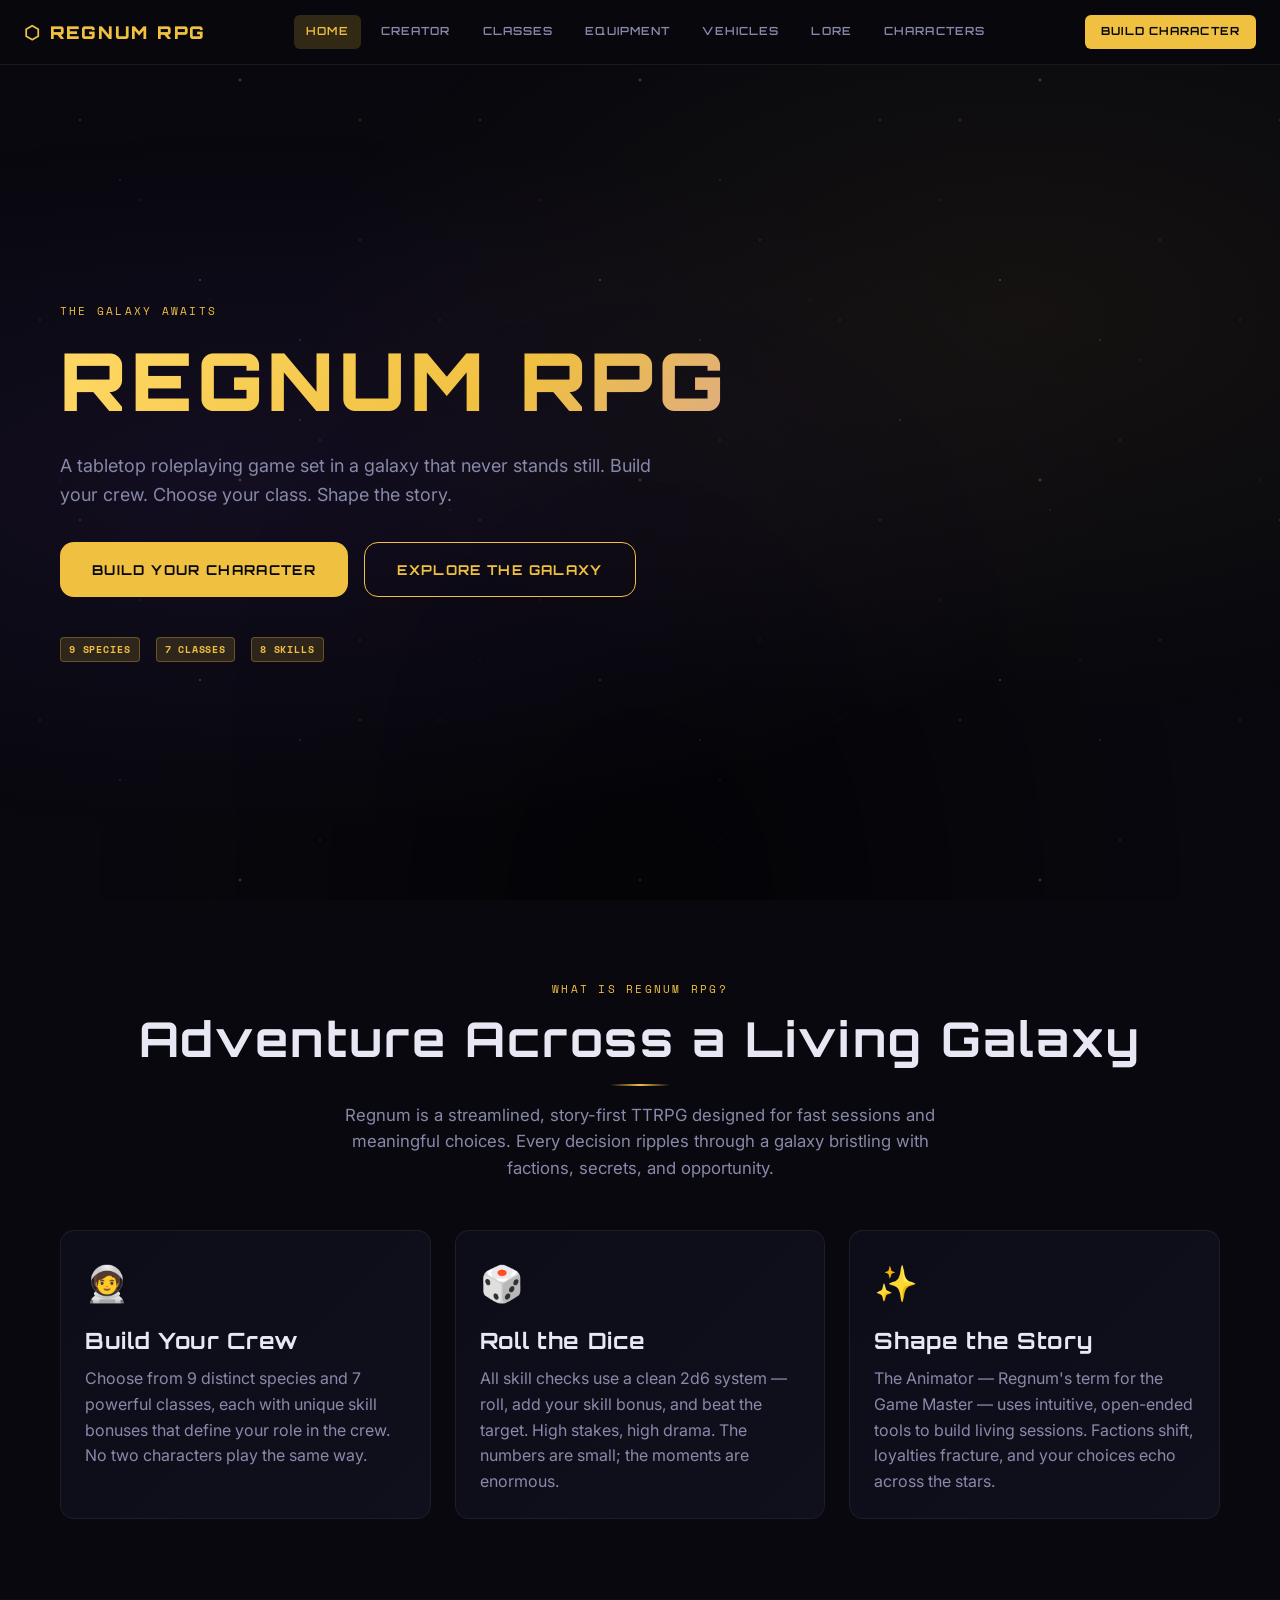
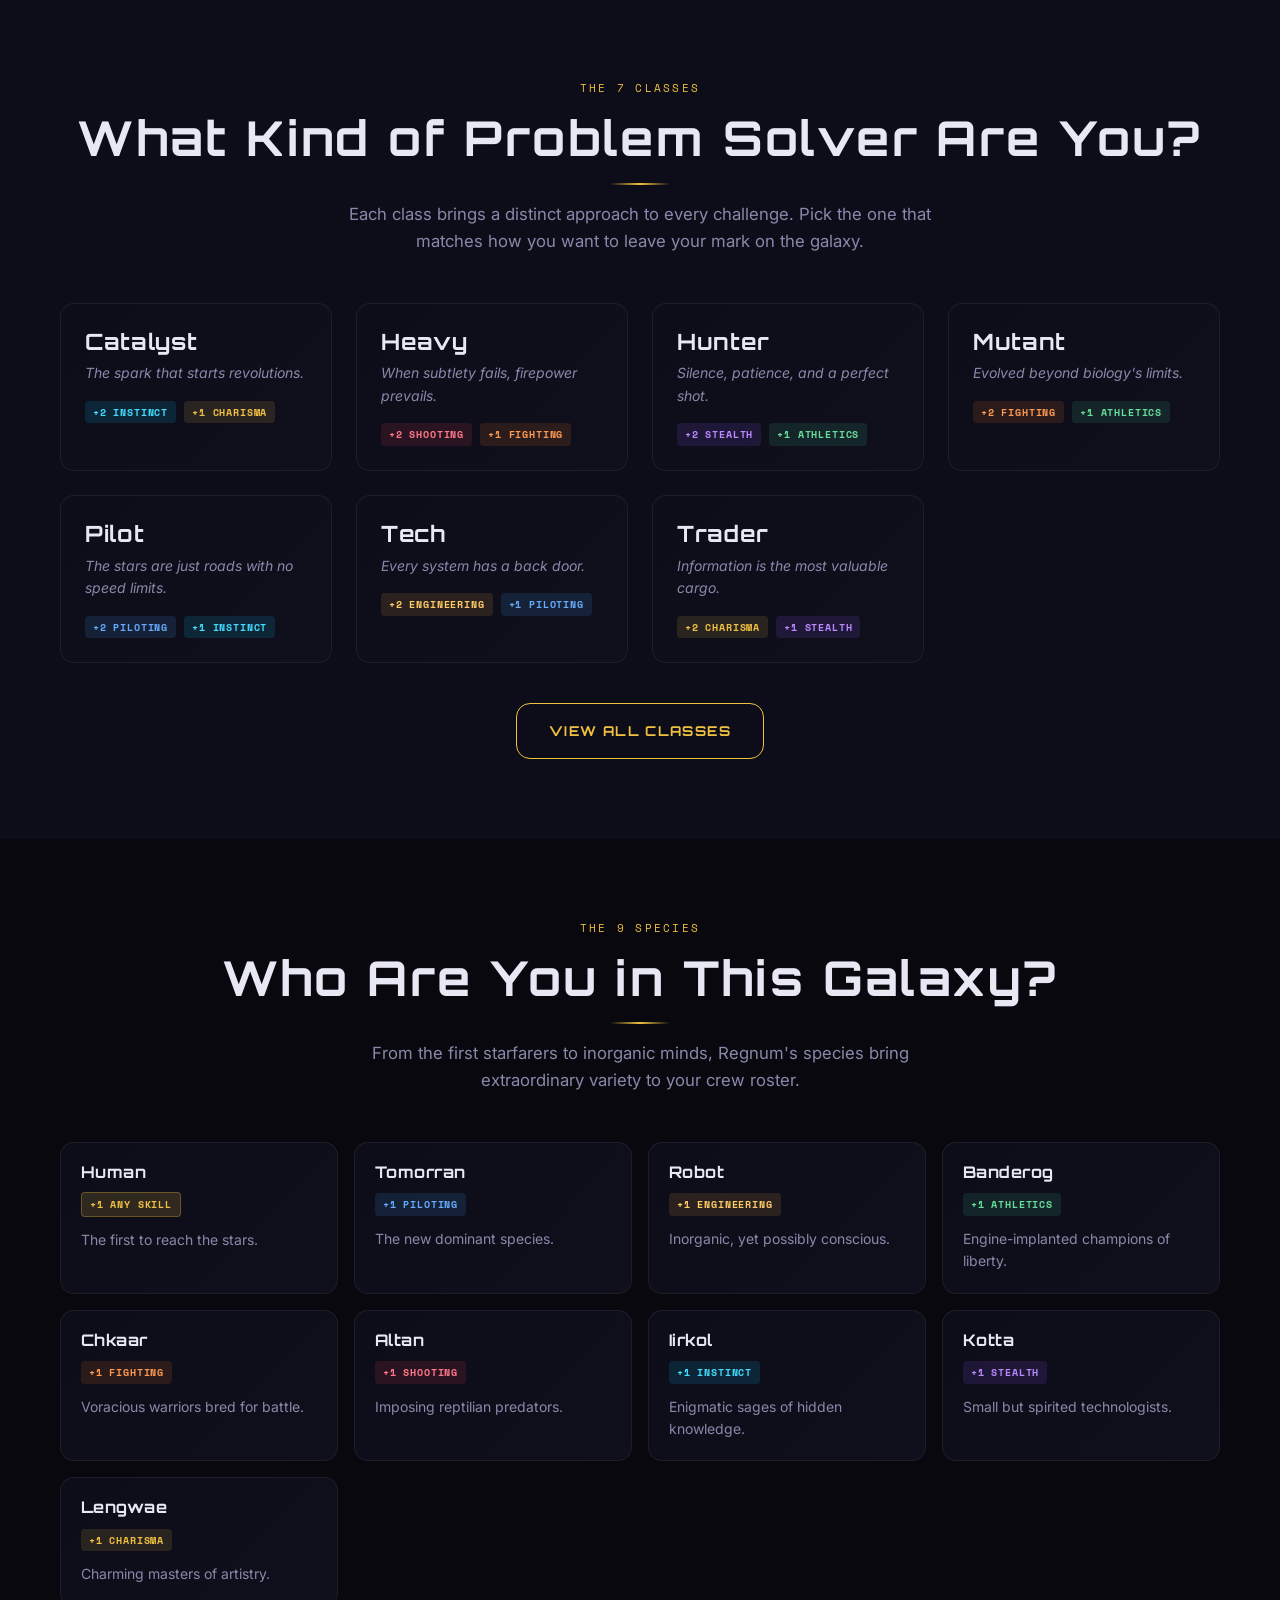
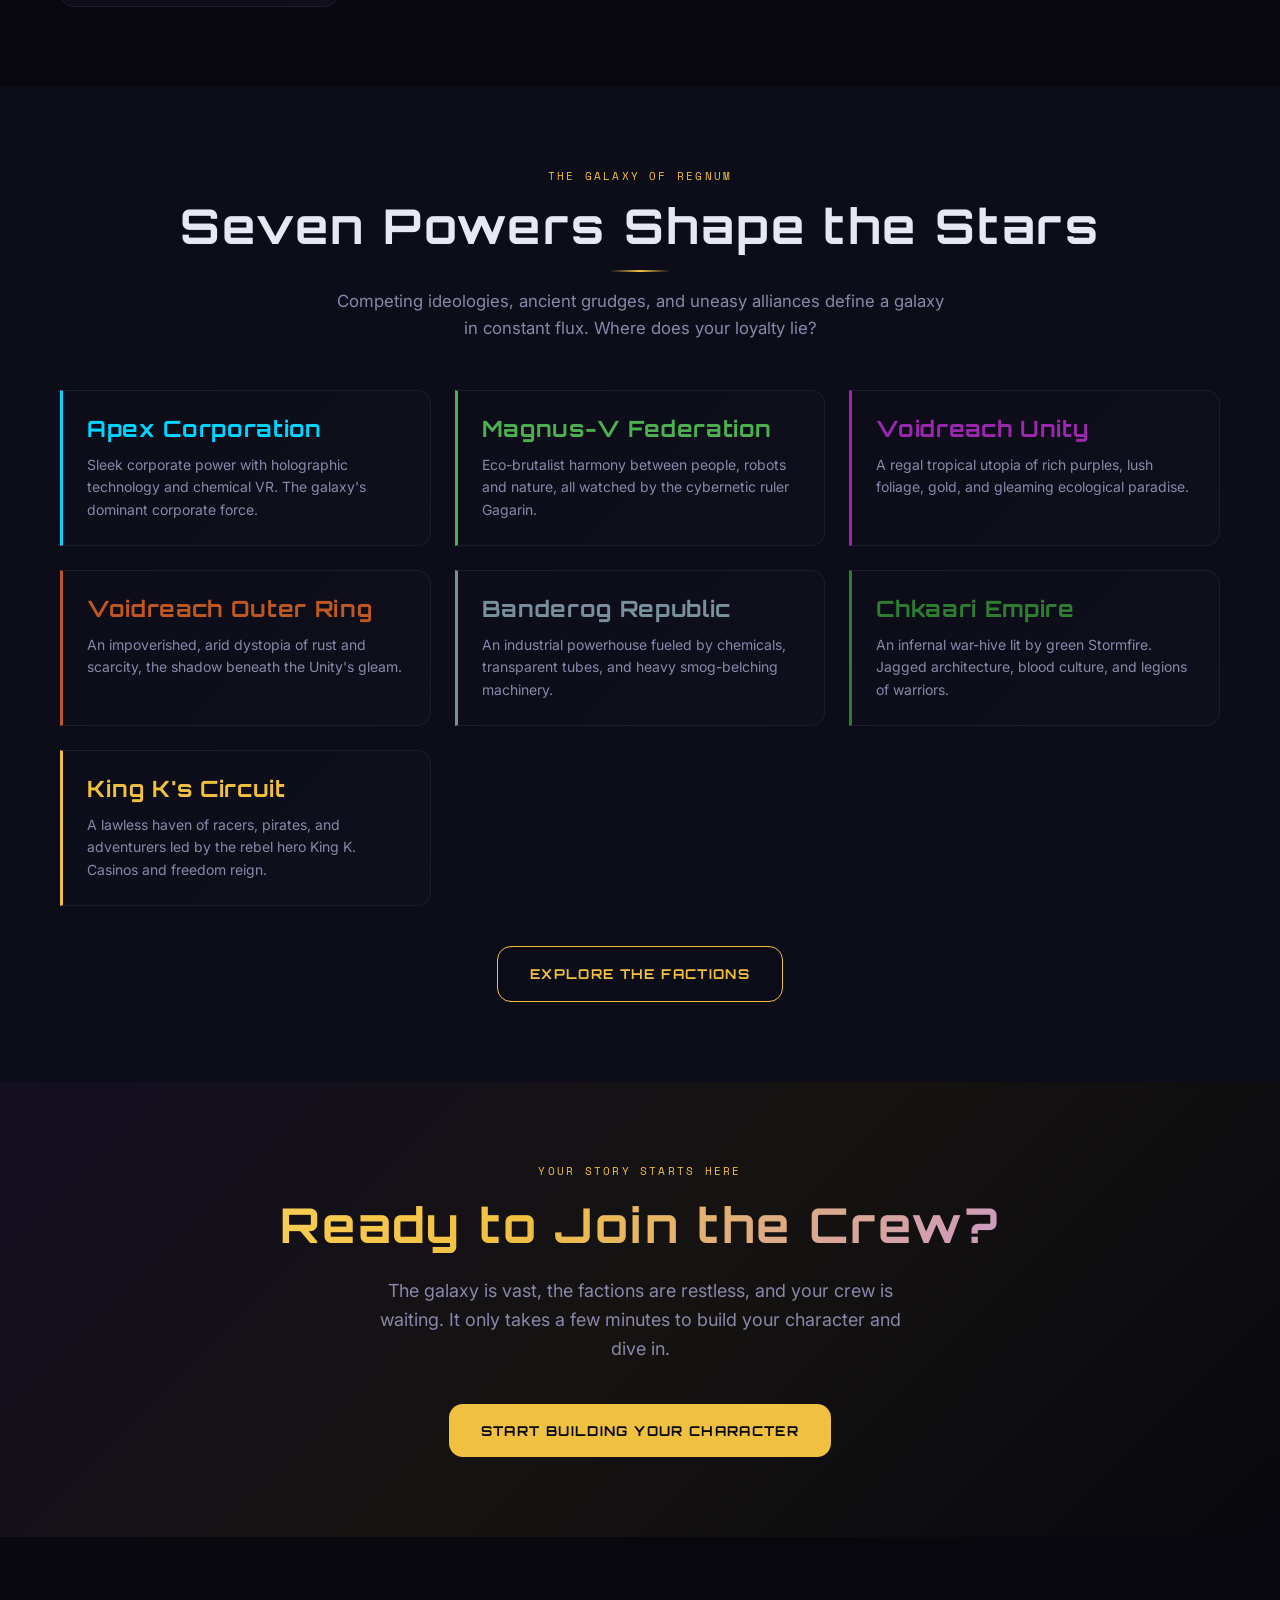
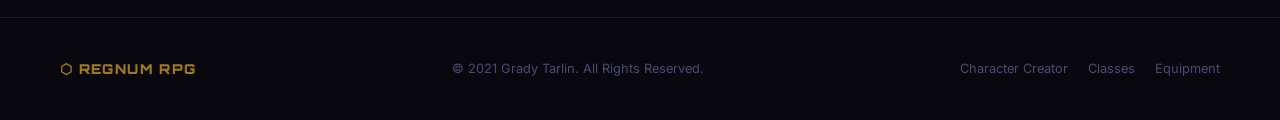
<file: index.html>
<!DOCTYPE html>
<html lang="en">
<head>
  <meta charset="UTF-8" />
  <meta name="viewport" content="width=device-width, initial-scale=1.0" />
  <meta name="description" content="Regnum RPG — A tabletop roleplaying game set in a living, breathing galaxy. Build your crew, choose your class, and shape the story with 9 unique species and 7 distinctive classes." />
  <title>Regnum RPG — The Galaxy Awaits</title>
  <link rel="stylesheet" href="css/style.css" />
</head>
<body>

<div class="page-wrapper">

  <!-- ════════════════════════════════════════════════
       STARFIELD
  ═══════════════════════════════════════════════════ -->
  <div class="starfield" aria-hidden="true"></div>

  <!-- ════════════════════════════════════════════════
       NAVIGATION
  ═══════════════════════════════════════════════════ -->
  <nav class="nav" id="nav" role="navigation" aria-label="Main navigation">
    <div class="nav-inner">

      <a href="index.html" class="nav-logo" aria-label="Regnum RPG Home">
        ⬡ REGNUM RPG
      </a>

      <div class="nav-links" role="list">
        <a href="index.html"            class="nav-link" role="listitem">Home</a>
        <a href="character-creator.html" class="nav-link" role="listitem">Creator</a>
        <a href="classes.html"          class="nav-link" role="listitem">Classes</a>
        <a href="equipment.html"        class="nav-link" role="listitem">Equipment</a>
        <a href="vehicles.html"         class="nav-link" role="listitem">Vehicles</a>
        <a href="lore.html"             class="nav-link" role="listitem">Lore</a>
        <a href="characters.html"       class="nav-link" role="listitem">Characters</a>
      </div>

      <a href="character-creator.html" class="nav-cta">Build Character</a>

      <button class="nav-hamburger" aria-label="Toggle mobile menu" aria-expanded="false">
        <span></span>
        <span></span>
        <span></span>
      </button>

    </div><!-- /nav-inner -->

    <div class="nav-mobile" role="list" aria-label="Mobile navigation">
      <a href="index.html"            class="nav-link" role="listitem">Home</a>
      <a href="character-creator.html" class="nav-link" role="listitem">Creator</a>
      <a href="classes.html"          class="nav-link" role="listitem">Classes</a>
      <a href="equipment.html"        class="nav-link" role="listitem">Equipment</a>
      <a href="vehicles.html"         class="nav-link" role="listitem">Vehicles</a>
      <a href="lore.html"             class="nav-link" role="listitem">Lore</a>
      <a href="characters.html"       class="nav-link" role="listitem">Characters</a>
      <a href="character-creator.html" class="nav-cta" style="margin-top: 8px; text-align:center;">Build Character</a>
    </div>
  </nav>

  <!-- ════════════════════════════════════════════════
       HERO
  ═══════════════════════════════════════════════════ -->
  <section class="hero" aria-labelledby="hero-heading">
    <div class="hero-bg" aria-hidden="true"></div>

    <div class="container" style="position:relative; z-index:2; padding-top: var(--space-16); padding-bottom: var(--space-16);">

      <span class="section-label animate-fade-in">The Galaxy Awaits</span>

      <h1 id="hero-heading" class="display-1 text-gradient animate-slide-up" style="margin-bottom: var(--space-6); margin-top: var(--space-3);">
        REGNUM RPG
      </h1>

      <p class="text-lg text-muted animate-slide-up stagger-1" style="max-width: 54ch; margin-bottom: var(--space-8);">
        A tabletop roleplaying game set in a galaxy that never stands still.
        Build your crew. Choose your class. Shape the story.
      </p>

      <div class="flex flex-wrap gap-4 animate-slide-up stagger-2" style="margin-bottom: var(--space-10);">
        <a href="character-creator.html" class="btn btn-primary btn-lg">
          Build Your Character
        </a>
        <a href="lore.html" class="btn btn-secondary btn-lg">
          Explore the Galaxy
        </a>
      </div>

      <!-- Stats row -->
      <div class="flex flex-wrap gap-4 animate-fade-in stagger-3" aria-label="Game statistics">
        <span class="badge badge-gold">9 Species</span>
        <span class="badge badge-gold">7 Classes</span>
        <span class="badge badge-gold">8 Skills</span>
      </div>

    </div><!-- /container -->
  </section>


  <!-- ════════════════════════════════════════════════
       FEATURES SECTION
  ═══════════════════════════════════════════════════ -->
  <section class="section" aria-labelledby="features-heading">
    <div class="container">

      <div class="section-header">
        <span class="section-label">What is Regnum RPG?</span>
        <h2 id="features-heading" class="display-2">Adventure Across a Living Galaxy</h2>
        <div class="divider"></div>
        <p class="section-desc">
          Regnum is a streamlined, story-first TTRPG designed for fast sessions
          and meaningful choices. Every decision ripples through a galaxy bristling
          with factions, secrets, and opportunity.
        </p>
      </div>

      <div class="grid grid-3 gap-6">

        <!-- Feature 1 -->
        <article class="card">
          <div style="font-size: 2.2rem; margin-bottom: var(--space-4);" aria-hidden="true">🧑‍🚀</div>
          <h3 style="margin-bottom: var(--space-3);">Build Your Crew</h3>
          <p class="text-muted">
            Choose from 9 distinct species and 7 powerful classes, each with unique
            skill bonuses that define your role in the crew. No two characters play
            the same way.
          </p>
        </article>

        <!-- Feature 2 -->
        <article class="card">
          <div style="font-size: 2.2rem; margin-bottom: var(--space-4);" aria-hidden="true">🎲</div>
          <h3 style="margin-bottom: var(--space-3);">Roll the Dice</h3>
          <p class="text-muted">
            All skill checks use a clean 2d6 system — roll, add your skill bonus,
            and beat the target. High stakes, high drama. The numbers are small;
            the moments are enormous.
          </p>
        </article>

        <!-- Feature 3 -->
        <article class="card">
          <div style="font-size: 2.2rem; margin-bottom: var(--space-4);" aria-hidden="true">✨</div>
          <h3 style="margin-bottom: var(--space-3);">Shape the Story</h3>
          <p class="text-muted">
            The Animator — Regnum's term for the Game Master — uses intuitive,
            open-ended tools to build living sessions. Factions shift, loyalties
            fracture, and your choices echo across the stars.
          </p>
        </article>

      </div><!-- /grid -->

    </div><!-- /container -->
  </section>


  <!-- ════════════════════════════════════════════════
       CLASSES SECTION
  ═══════════════════════════════════════════════════ -->
  <section class="section" style="background: var(--surface);" aria-labelledby="classes-heading">
    <div class="container">

      <div class="section-header">
        <span class="section-label">The 7 Classes</span>
        <h2 id="classes-heading" class="display-2">What Kind of Problem Solver Are You?</h2>
        <div class="divider"></div>
        <p class="section-desc">
          Each class brings a distinct approach to every challenge. Pick the one
          that matches how you want to leave your mark on the galaxy.
        </p>
      </div>

      <div class="grid grid-auto-sm gap-6">

        <!-- Catalyst -->
        <article class="card card-interactive">
          <h3 style="margin-bottom: var(--space-2);">Catalyst</h3>
          <p class="text-muted text-sm" style="font-style:italic; margin-bottom: var(--space-4);">
            The spark that starts revolutions.
          </p>
          <div class="flex flex-wrap gap-2">
            <span class="badge badge-instinct">+2 Instinct</span>
            <span class="badge badge-charisma">+1 Charisma</span>
          </div>
        </article>

        <!-- Heavy -->
        <article class="card card-interactive">
          <h3 style="margin-bottom: var(--space-2);">Heavy</h3>
          <p class="text-muted text-sm" style="font-style:italic; margin-bottom: var(--space-4);">
            When subtlety fails, firepower prevails.
          </p>
          <div class="flex flex-wrap gap-2">
            <span class="badge badge-shooting">+2 Shooting</span>
            <span class="badge badge-fighting">+1 Fighting</span>
          </div>
        </article>

        <!-- Hunter -->
        <article class="card card-interactive">
          <h3 style="margin-bottom: var(--space-2);">Hunter</h3>
          <p class="text-muted text-sm" style="font-style:italic; margin-bottom: var(--space-4);">
            Silence, patience, and a perfect shot.
          </p>
          <div class="flex flex-wrap gap-2">
            <span class="badge badge-stealth">+2 Stealth</span>
            <span class="badge badge-athletics">+1 Athletics</span>
          </div>
        </article>

        <!-- Mutant -->
        <article class="card card-interactive">
          <h3 style="margin-bottom: var(--space-2);">Mutant</h3>
          <p class="text-muted text-sm" style="font-style:italic; margin-bottom: var(--space-4);">
            Evolved beyond biology's limits.
          </p>
          <div class="flex flex-wrap gap-2">
            <span class="badge badge-fighting">+2 Fighting</span>
            <span class="badge badge-athletics">+1 Athletics</span>
          </div>
        </article>

        <!-- Pilot -->
        <article class="card card-interactive">
          <h3 style="margin-bottom: var(--space-2);">Pilot</h3>
          <p class="text-muted text-sm" style="font-style:italic; margin-bottom: var(--space-4);">
            The stars are just roads with no speed limits.
          </p>
          <div class="flex flex-wrap gap-2">
            <span class="badge badge-piloting">+2 Piloting</span>
            <span class="badge badge-instinct">+1 Instinct</span>
          </div>
        </article>

        <!-- Tech -->
        <article class="card card-interactive">
          <h3 style="margin-bottom: var(--space-2);">Tech</h3>
          <p class="text-muted text-sm" style="font-style:italic; margin-bottom: var(--space-4);">
            Every system has a back door.
          </p>
          <div class="flex flex-wrap gap-2">
            <span class="badge badge-engineering">+2 Engineering</span>
            <span class="badge badge-piloting">+1 Piloting</span>
          </div>
        </article>

        <!-- Trader -->
        <article class="card card-interactive">
          <h3 style="margin-bottom: var(--space-2);">Trader</h3>
          <p class="text-muted text-sm" style="font-style:italic; margin-bottom: var(--space-4);">
            Information is the most valuable cargo.
          </p>
          <div class="flex flex-wrap gap-2">
            <span class="badge badge-charisma">+2 Charisma</span>
            <span class="badge badge-stealth">+1 Stealth</span>
          </div>
        </article>

      </div><!-- /grid -->

      <div class="text-center" style="margin-top: var(--space-10);">
        <a href="classes.html" class="btn btn-secondary btn-lg">View All Classes</a>
      </div>

    </div><!-- /container -->
  </section>


  <!-- ════════════════════════════════════════════════
       SPECIES SECTION
  ═══════════════════════════════════════════════════ -->
  <section class="section" aria-labelledby="species-heading">
    <div class="container">

      <div class="section-header">
        <span class="section-label">The 9 Species</span>
        <h2 id="species-heading" class="display-2">Who Are You in This Galaxy?</h2>
        <div class="divider"></div>
        <p class="section-desc">
          From the first starfarers to inorganic minds, Regnum's species bring
          extraordinary variety to your crew roster.
        </p>
      </div>

      <div class="grid grid-auto-sm gap-4">

        <!-- Human -->
        <article class="card" style="padding: var(--space-5);">
          <h3 style="margin-bottom: var(--space-2); font-size: 1rem;">Human</h3>
          <div style="margin-bottom: var(--space-3);">
            <span class="badge badge-gold">+1 Any Skill</span>
          </div>
          <p class="text-muted text-sm">The first to reach the stars.</p>
        </article>

        <!-- Tomorran -->
        <article class="card" style="padding: var(--space-5);">
          <h3 style="margin-bottom: var(--space-2); font-size: 1rem;">Tomorran</h3>
          <div style="margin-bottom: var(--space-3);">
            <span class="badge badge-piloting">+1 Piloting</span>
          </div>
          <p class="text-muted text-sm">The new dominant species.</p>
        </article>

        <!-- Robot -->
        <article class="card" style="padding: var(--space-5);">
          <h3 style="margin-bottom: var(--space-2); font-size: 1rem;">Robot</h3>
          <div style="margin-bottom: var(--space-3);">
            <span class="badge badge-engineering">+1 Engineering</span>
          </div>
          <p class="text-muted text-sm">Inorganic, yet possibly conscious.</p>
        </article>

        <!-- Banderog -->
        <article class="card" style="padding: var(--space-5);">
          <h3 style="margin-bottom: var(--space-2); font-size: 1rem;">Banderog</h3>
          <div style="margin-bottom: var(--space-3);">
            <span class="badge badge-athletics">+1 Athletics</span>
          </div>
          <p class="text-muted text-sm">Engine-implanted champions of liberty.</p>
        </article>

        <!-- Chkaar -->
        <article class="card" style="padding: var(--space-5);">
          <h3 style="margin-bottom: var(--space-2); font-size: 1rem;">Chkaar</h3>
          <div style="margin-bottom: var(--space-3);">
            <span class="badge badge-fighting">+1 Fighting</span>
          </div>
          <p class="text-muted text-sm">Voracious warriors bred for battle.</p>
        </article>

        <!-- Altan -->
        <article class="card" style="padding: var(--space-5);">
          <h3 style="margin-bottom: var(--space-2); font-size: 1rem;">Altan</h3>
          <div style="margin-bottom: var(--space-3);">
            <span class="badge badge-shooting">+1 Shooting</span>
          </div>
          <p class="text-muted text-sm">Imposing reptilian predators.</p>
        </article>

        <!-- Iirkol -->
        <article class="card" style="padding: var(--space-5);">
          <h3 style="margin-bottom: var(--space-2); font-size: 1rem;">Iirkol</h3>
          <div style="margin-bottom: var(--space-3);">
            <span class="badge badge-instinct">+1 Instinct</span>
          </div>
          <p class="text-muted text-sm">Enigmatic sages of hidden knowledge.</p>
        </article>

        <!-- Kotta -->
        <article class="card" style="padding: var(--space-5);">
          <h3 style="margin-bottom: var(--space-2); font-size: 1rem;">Kotta</h3>
          <div style="margin-bottom: var(--space-3);">
            <span class="badge badge-stealth">+1 Stealth</span>
          </div>
          <p class="text-muted text-sm">Small but spirited technologists.</p>
        </article>

        <!-- Lengwae -->
        <article class="card" style="padding: var(--space-5);">
          <h3 style="margin-bottom: var(--space-2); font-size: 1rem;">Lengwae</h3>
          <div style="margin-bottom: var(--space-3);">
            <span class="badge badge-charisma">+1 Charisma</span>
          </div>
          <p class="text-muted text-sm">Charming masters of artistry.</p>
        </article>

      </div><!-- /grid -->

    </div><!-- /container -->
  </section>


  <!-- ════════════════════════════════════════════════
       FACTIONS SECTION
  ═══════════════════════════════════════════════════ -->
  <section class="section" style="background: var(--surface);" aria-labelledby="factions-heading">
    <div class="container">

      <div class="section-header">
        <span class="section-label">The Galaxy of Regnum</span>
        <h2 id="factions-heading" class="display-2">Seven Powers Shape the Stars</h2>
        <div class="divider"></div>
        <p class="section-desc">
          Competing ideologies, ancient grudges, and uneasy alliances define a
          galaxy in constant flux. Where does your loyalty lie?
        </p>
      </div>

      <div class="grid grid-auto gap-6">

        <!-- Apex Corporation -->
        <article class="card" style="border-left: 3px solid #00d4ff; border-radius: 0 var(--radius-md) var(--radius-md) 0;">
          <h3 style="color: #00d4ff; margin-bottom: var(--space-3);">Apex Corporation</h3>
          <p class="text-muted text-sm">
            Sleek corporate power with holographic technology and chemical VR.
            The galaxy's dominant corporate force.
          </p>
        </article>

        <!-- Magnus-V Federation -->
        <article class="card" style="border-left: 3px solid #4caf50; border-radius: 0 var(--radius-md) var(--radius-md) 0;">
          <h3 style="color: #4caf50; margin-bottom: var(--space-3);">Magnus-V Federation</h3>
          <p class="text-muted text-sm">
            Eco-brutalist harmony between people, robots and nature, all watched
            by the cybernetic ruler Gagarin.
          </p>
        </article>

        <!-- Voidreach Unity -->
        <article class="card" style="border-left: 3px solid #9c27b0; border-radius: 0 var(--radius-md) var(--radius-md) 0;">
          <h3 style="color: #9c27b0; margin-bottom: var(--space-3);">Voidreach Unity</h3>
          <p class="text-muted text-sm">
            A regal tropical utopia of rich purples, lush foliage, gold, and
            gleaming ecological paradise.
          </p>
        </article>

        <!-- Voidreach Outer Ring -->
        <article class="card" style="border-left: 3px solid #bf5722; border-radius: 0 var(--radius-md) var(--radius-md) 0;">
          <h3 style="color: #bf5722; margin-bottom: var(--space-3);">Voidreach Outer Ring</h3>
          <p class="text-muted text-sm">
            An impoverished, arid dystopia of rust and scarcity, the shadow
            beneath the Unity's gleam.
          </p>
        </article>

        <!-- Banderog Republic -->
        <article class="card" style="border-left: 3px solid #78909c; border-radius: 0 var(--radius-md) var(--radius-md) 0;">
          <h3 style="color: #78909c; margin-bottom: var(--space-3);">Banderog Republic</h3>
          <p class="text-muted text-sm">
            An industrial powerhouse fueled by chemicals, transparent tubes,
            and heavy smog-belching machinery.
          </p>
        </article>

        <!-- Chkaari Empire -->
        <article class="card" style="border-left: 3px solid #2e7d32; border-radius: 0 var(--radius-md) var(--radius-md) 0;">
          <h3 style="color: #2e7d32; margin-bottom: var(--space-3);">Chkaari Empire</h3>
          <p class="text-muted text-sm">
            An infernal war-hive lit by green Stormfire. Jagged architecture,
            blood culture, and legions of warriors.
          </p>
        </article>

        <!-- King K's Circuit -->
        <article class="card" style="border-left: 3px solid #f0c040; border-radius: 0 var(--radius-md) var(--radius-md) 0;">
          <h3 style="color: #f0c040; margin-bottom: var(--space-3);">King K's Circuit</h3>
          <p class="text-muted text-sm">
            A lawless haven of racers, pirates, and adventurers led by the rebel
            hero King K. Casinos and freedom reign.
          </p>
        </article>

      </div><!-- /grid -->

      <div class="text-center" style="margin-top: var(--space-10);">
        <a href="lore.html" class="btn btn-secondary btn-lg">Explore the Factions</a>
      </div>

    </div><!-- /container -->
  </section>


  <!-- ════════════════════════════════════════════════
       CTA SECTION
  ═══════════════════════════════════════════════════ -->
  <section class="section" style="background: linear-gradient(135deg, rgba(155,89,255,0.08) 0%, rgba(240,192,64,0.06) 50%, rgba(0,0,0,0) 100%);" aria-labelledby="cta-heading">
    <div class="container text-center">

      <span class="section-label">Your Story Starts Here</span>

      <h2 id="cta-heading" class="display-2 text-gradient" style="margin: var(--space-4) auto var(--space-6);">
        Ready to Join the Crew?
      </h2>

      <p class="text-lg text-muted" style="max-width: 48ch; margin: 0 auto var(--space-10);">
        The galaxy is vast, the factions are restless, and your crew is waiting.
        It only takes a few minutes to build your character and dive in.
      </p>

      <a href="character-creator.html" class="btn btn-primary btn-lg animate-pulse">
        Start Building Your Character
      </a>

    </div><!-- /container -->
  </section>


  <!-- ════════════════════════════════════════════════
       FOOTER
  ═══════════════════════════════════════════════════ -->
  <footer class="footer" role="contentinfo">
    <div class="container">
      <div class="footer-inner">

        <span class="footer-logo">⬡ REGNUM RPG</span>

        <span style="color: var(--text-dim); font-size: 0.8rem;">
          © 2021 Grady Tarlin. All Rights Reserved.
        </span>

        <nav class="footer-links" aria-label="Footer navigation">
          <a href="character-creator.html" class="footer-link">Character Creator</a>
          <a href="classes.html"           class="footer-link">Classes</a>
          <a href="equipment.html"         class="footer-link">Equipment</a>
        </nav>

      </div>
    </div>
  </footer>

</div><!-- /page-wrapper -->

<script src="js/main.js"></script>
</body>
</html>
</file>
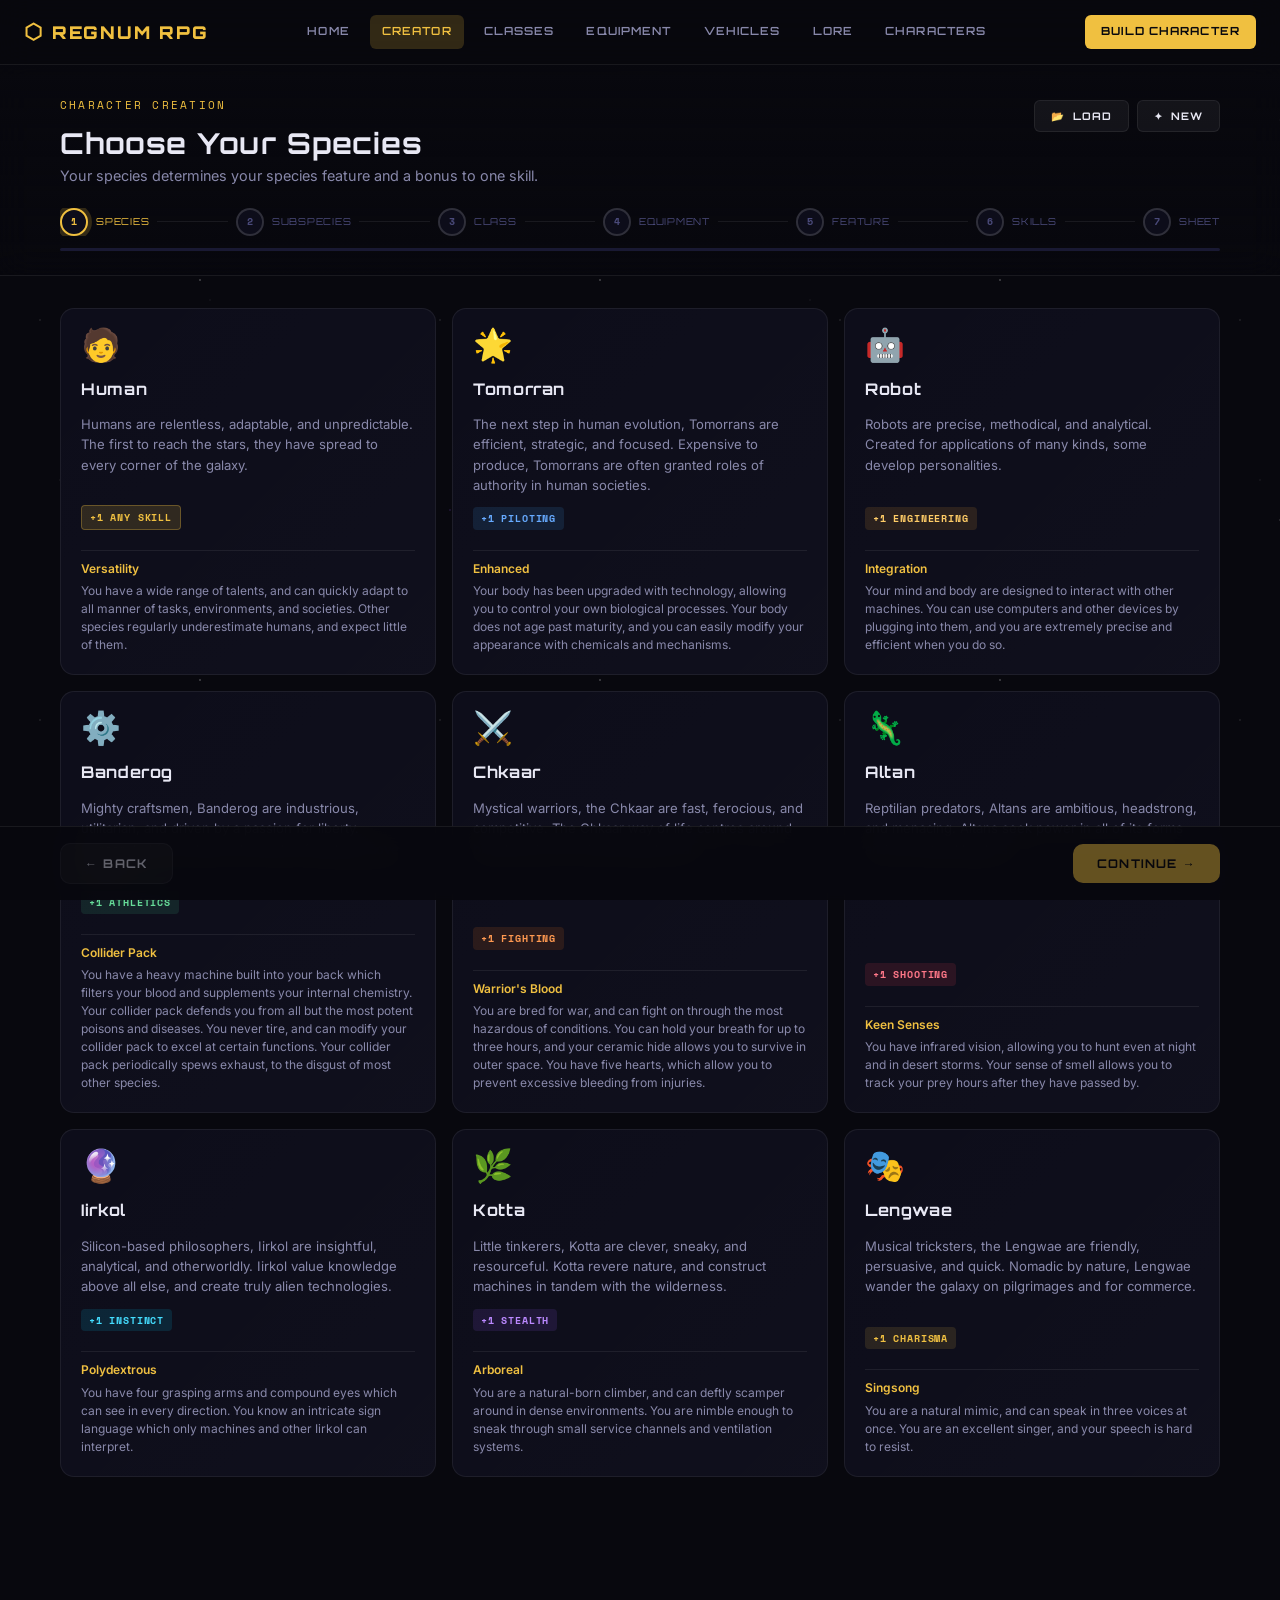
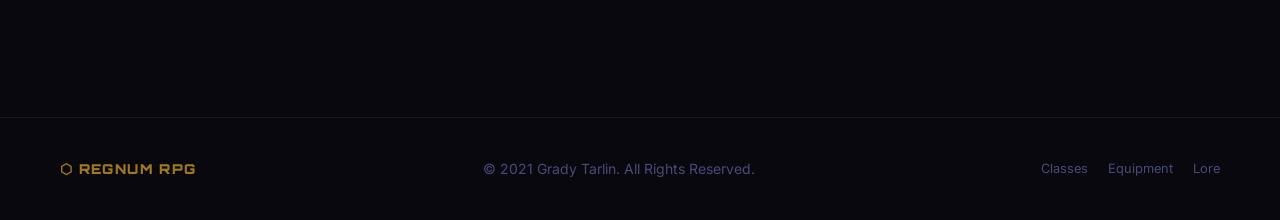
<file: character-creator.html>
<!DOCTYPE html>
<html lang="en">
<head>
  <meta charset="UTF-8">
  <meta name="viewport" content="width=device-width, initial-scale=1.0">
  <meta name="description" content="Build your Regnum RPG character step by step. Choose your species, class, features, and skills.">
  <title>Character Creator — Regnum RPG</title>
  <link rel="stylesheet" href="css/style.css">
  <link rel="stylesheet" href="css/creator.css">
</head>
<body>

<!-- Starfield background -->
<div class="starfield" aria-hidden="true"></div>

<!-- Navigation -->
<nav class="nav" id="nav" role="navigation" aria-label="Main navigation">
  <div class="nav-inner">
    <a href="index.html" class="nav-logo" aria-label="Regnum RPG Home">
      <span class="nav-logo-icon">⬡</span> REGNUM RPG
    </a>
    <div class="nav-links">
      <a href="index.html" class="nav-link">Home</a>
      <a href="character-creator.html" class="nav-link active">Creator</a>
      <a href="classes.html" class="nav-link">Classes</a>
      <a href="equipment.html" class="nav-link">Equipment</a>
      <a href="vehicles.html" class="nav-link">Vehicles</a>
      <a href="lore.html" class="nav-link">Lore</a>
      <a href="characters.html" class="nav-link">Characters</a>
    </div>
    <a href="character-creator.html" class="nav-cta">Build Character</a>
    <button class="nav-hamburger" id="nav-hamburger" aria-label="Toggle menu" aria-expanded="false">
      <span></span><span></span><span></span>
    </button>
  </div>
  <div class="nav-mobile" id="nav-mobile" role="menu">
    <a href="index.html" class="nav-link" role="menuitem">Home</a>
    <a href="character-creator.html" class="nav-link active" role="menuitem">Creator</a>
    <a href="classes.html" class="nav-link" role="menuitem">Classes</a>
    <a href="equipment.html" class="nav-link" role="menuitem">Equipment</a>
    <a href="vehicles.html" class="nav-link" role="menuitem">Vehicles</a>
    <a href="lore.html" class="nav-link" role="menuitem">Lore</a>
    <a href="characters.html" class="nav-link" role="menuitem">Characters</a>
  </div>
</nav>

<div class="page-wrapper">

  <!-- ============================================================
       CREATOR HEADER
       ============================================================ -->
  <header class="creator-header" id="creator-header">
    <div class="container">
      <div class="creator-header-top">
        <div>
          <span class="section-label">Character Creation</span>
          <h1 class="creator-title" id="step-title">Choose Your Species</h1>
          <p class="creator-subtitle text-muted" id="step-subtitle">Your species determines how you look, your species feature, and a bonus to one skill.</p>
        </div>
        <div class="creator-actions">
          <button class="btn btn-ghost btn-sm" id="btn-load" title="Load saved character">
            <span>📂</span> Load
          </button>
          <button class="btn btn-ghost btn-sm" id="btn-new" title="Start a new character">
            <span>✦</span> New
          </button>
        </div>
      </div>

      <!-- Step Indicator -->
      <div class="creator-steps" id="creator-steps" role="tablist" aria-label="Character creation steps">
        <div class="steps">
          <div class="step active" id="step-indicator-0" role="tab" aria-selected="true" data-step="0">
            <div class="step-dot">1</div>
            <span class="step-label">Species</span>
          </div>
          <div class="step-line" id="step-line-0"></div>
          <div class="step" id="step-indicator-1" role="tab" aria-selected="false" data-step="1">
            <div class="step-dot">2</div>
            <span class="step-label">Subspecies</span>
          </div>
          <div class="step-line" id="step-line-1"></div>
          <div class="step" id="step-indicator-2" role="tab" aria-selected="false" data-step="2">
            <div class="step-dot">3</div>
            <span class="step-label">Class</span>
          </div>
          <div class="step-line" id="step-line-2"></div>
          <div class="step" id="step-indicator-3" role="tab" aria-selected="false" data-step="3">
            <div class="step-dot">4</div>
            <span class="step-label">Equipment</span>
          </div>
          <div class="step-line" id="step-line-3"></div>
          <div class="step" id="step-indicator-4" role="tab" aria-selected="false" data-step="4">
            <div class="step-dot">5</div>
            <span class="step-label">Feature</span>
          </div>
          <div class="step-line" id="step-line-4"></div>
          <div class="step" id="step-indicator-5" role="tab" aria-selected="false" data-step="5">
            <div class="step-dot">6</div>
            <span class="step-label">Skills</span>
          </div>
          <div class="step-line" id="step-line-5"></div>
          <div class="step" id="step-indicator-6" role="tab" aria-selected="false" data-step="6">
            <div class="step-dot">7</div>
            <span class="step-label">Sheet</span>
          </div>
        </div>
        <!-- Progress bar -->
        <div class="progress-bar" role="progressbar" aria-valuemin="0" aria-valuemax="100" aria-valuenow="0">
          <div class="progress-fill" id="progress-fill"></div>
        </div>
      </div>
    </div>
  </header>

  <!-- ============================================================
       CREATOR BODY
       ============================================================ -->
  <main class="creator-body" id="creator-body">
    <div class="container">

      <!-- ── STEP 0: SPECIES ───────────────────────────────────── -->
      <section class="creator-step" id="step-0" role="tabpanel" aria-labelledby="step-indicator-0">
        <div class="grid grid-auto species-grid" id="species-grid" role="list">
          <!-- Populated by JS -->
        </div>
      </section>

      <!-- ── STEP 1: SUBSPECIES ─────────────────────────────────── -->
      <section class="creator-step hidden" id="step-1" role="tabpanel" aria-labelledby="step-indicator-1">
        <div class="subspecies-species-info card card-glass" id="subspecies-species-info">
          <!-- Shows chosen species summary -->
        </div>
        <div class="grid grid-auto" id="subspecies-grid" role="list">
          <!-- Populated by JS -->
        </div>
      </section>

      <!-- ── STEP 2: CLASS ──────────────────────────────────────── -->
      <section class="creator-step hidden" id="step-2" role="tabpanel" aria-labelledby="step-indicator-2">
        <div class="grid grid-auto" id="class-grid" role="list">
          <!-- Populated by JS -->
        </div>
      </section>

      <!-- ── STEP 3: STARTING EQUIPMENT ───────────────────────── -->
      <section class="creator-step hidden" id="step-3" role="tabpanel" aria-labelledby="step-indicator-3">
        <div class="equipment-options" id="equipment-options" role="list">
          <!-- Populated by JS -->
        </div>
      </section>

      <!-- ── STEP 4: TIER 1 FEATURE ─────────────────────────── -->
      <section class="creator-step hidden" id="step-4" role="tabpanel" aria-labelledby="step-indicator-4">
        <div class="grid grid-auto" id="feature-grid" role="list">
          <!-- Populated by JS -->
        </div>
      </section>

      <!-- ── STEP 5: SKILLS ─────────────────────────────────── -->
      <section class="creator-step hidden" id="step-5" role="tabpanel" aria-labelledby="step-indicator-5">
        <div class="skills-layout">
          <!-- Human skill bonus picker (shown only for Humans) -->
          <div class="human-bonus-panel card" id="human-bonus-panel" style="display:none;">
            <h3 class="text-gold" style="margin-bottom:12px; font-size:0.9rem;">Human Versatility — Choose Your Species Skill Bonus</h3>
            <p class="text-muted text-sm" style="margin-bottom:16px;">Select one skill to receive your +1 species bonus.</p>
            <div class="human-bonus-grid" id="human-bonus-grid">
              <!-- skill buttons populated by JS -->
            </div>
          </div>

          <div class="skills-panel card">
            <div class="skills-header">
              <div>
                <h3 style="margin-bottom: 4px;">Assign Skill Points</h3>
                <p class="text-muted text-sm">Distribute your 3 extra skill points. No skill may exceed +3 at level 1.</p>
              </div>
              <div class="points-remaining-box" id="points-remaining-box">
                <span class="points-remaining-label">Points Left</span>
                <span class="points-remaining-value" id="points-remaining">3</span>
              </div>
            </div>
            <div class="skills-list" id="skills-list">
              <!-- Populated by JS -->
            </div>
          </div>

          <div class="skills-legend card card-glass">
            <h4 style="margin-bottom:12px; font-size:0.8rem;" class="text-uppercase text-muted">Skill Bonus Legend</h4>
            <div class="legend-row">
              <span class="legend-dot" style="background:var(--success)"></span>
              <span class="text-sm">Species bonus</span>
            </div>
            <div class="legend-row">
              <span class="legend-dot" style="background:var(--purple)"></span>
              <span class="text-sm">Class bonus</span>
            </div>
            <div class="legend-row">
              <span class="legend-dot" style="background:var(--gold)"></span>
              <span class="text-sm">Assigned point</span>
            </div>
            <div class="skills-rule text-sm text-muted" style="margin-top:16px; padding-top:16px; border-top:1px solid var(--border);">
              <strong class="text-gold">Cap:</strong> +3 max per skill at level 1.<br>
              Increases to +5 at level 10.
            </div>
          </div>
        </div>
      </section>

      <!-- ── STEP 6: CHARACTER SHEET ───────────────────────── -->
      <section class="creator-step hidden" id="step-6" role="tabpanel" aria-labelledby="step-indicator-6">
        <!-- Name Entry (shown at beginning of this step) -->
        <div class="name-entry-panel" id="name-entry-panel">
          <div class="card" style="max-width:500px; margin:0 auto 32px;">
            <label class="form-label" for="char-name-input">Character Name</label>
            <input type="text" class="form-input" id="char-name-input"
              placeholder="Enter your character's name..."
              aria-label="Character name">
            <p class="text-muted text-sm" style="margin-top:8px;">Optional — you can always edit this later.</p>
          </div>
        </div>

        <!-- Character Sheet -->
        <div class="character-sheet" id="character-sheet">

          <!-- Sheet Header -->
          <div class="sheet-header card">
            <div class="sheet-identity">
              <div class="sheet-name-block">
                <h2 class="sheet-char-name" id="sheet-name">Character Name</h2>
                <div class="sheet-identity-tags" id="sheet-identity-tags">
                  <!-- species / subspecies / class badges -->
                </div>
              </div>
              <div class="sheet-vitals">
                <!-- HP -->
                <div class="vital-block">
                  <span class="vital-label">HP</span>
                  <div class="hp-tracker" id="hp-tracker" aria-label="Hit points tracker">
                    <button class="hp-pip filled" data-pip="1" aria-label="HP 1" aria-pressed="true">❤</button>
                    <button class="hp-pip filled" data-pip="2" aria-label="HP 2" aria-pressed="true">❤</button>
                    <button class="hp-pip filled" data-pip="3" aria-label="HP 3" aria-pressed="true">❤</button>
                  </div>
                </div>
                <!-- Credits -->
                <div class="vital-block">
                  <span class="vital-label">Credits</span>
                  <span class="vital-value">50 ¢</span>
                </div>
                <!-- Level -->
                <div class="vital-block">
                  <span class="vital-label">Level</span>
                  <span class="vital-value">1</span>
                </div>
              </div>
            </div>
          </div>

          <!-- Sheet body: two-column on desktop, stacked on mobile -->
          <div class="sheet-body">

            <!-- LEFT COLUMN -->
            <div class="sheet-col">

              <!-- SKILLS -->
              <div class="sheet-section card">
                <h3 class="sheet-section-title">Skills</h3>
                <div class="skills-list sheet-skills-list" id="sheet-skills-list">
                  <!-- populated by JS -->
                </div>
                <div class="text-xs text-muted" style="margin-top:16px; padding-top:12px; border-top:1px solid var(--border);">
                  Roll 2d6 + skill bonus. Higher = better.
                </div>
              </div>

              <!-- STARTING EQUIPMENT -->
              <div class="sheet-section card">
                <h3 class="sheet-section-title">Equipment</h3>
                <ul class="sheet-equip-list" id="sheet-equip-list">
                  <!-- populated by JS -->
                </ul>
                <div class="sheet-equip-always">
                  <span class="badge badge-skill">Always</span>
                  <span class="text-sm text-muted">50 Credits + Communicator</span>
                </div>
              </div>

            </div>

            <!-- RIGHT COLUMN -->
            <div class="sheet-col">

              <!-- CLASS ABILITY -->
              <div class="sheet-section card" id="sheet-class-ability-section">
                <h3 class="sheet-section-title">Class Ability</h3>
                <div class="feature-card" id="sheet-class-ability">
                  <!-- populated by JS -->
                </div>
              </div>

              <!-- SPECIES & SUBSPECIES FEATURES -->
              <div class="sheet-section card" id="sheet-species-section">
                <h3 class="sheet-section-title">Species Features</h3>
                <div class="feature-stack" id="sheet-species-features">
                  <!-- populated by JS -->
                </div>
              </div>

              <!-- TIER 1 FEATURE -->
              <div class="sheet-section card" id="sheet-tier1-section">
                <h3 class="sheet-section-title">Tier 1 Feature</h3>
                <div class="feature-card" id="sheet-tier1-feature">
                  <!-- populated by JS -->
                </div>
              </div>

              <!-- NOTES -->
              <div class="sheet-section card">
                <h3 class="sheet-section-title">Notes</h3>
                <textarea class="sheet-notes" id="sheet-notes" placeholder="Add session notes, backstory, or anything else..."
                  aria-label="Character notes" rows="5"></textarea>
              </div>

            </div>
          </div><!-- /sheet-body -->

          <!-- Sheet Footer Actions -->
          <div class="sheet-footer">
            <button class="btn btn-secondary" id="btn-edit-char">
              ✏ Edit Character
            </button>
            <button class="btn btn-primary" id="btn-save-char">
              💾 Save Character
            </button>
            <button class="btn btn-ghost" id="btn-new-char">
              ✦ New Character
            </button>
          </div>

        </div><!-- /character-sheet -->
      </section>

    </div><!-- /container -->
  </main>

  <!-- ============================================================
       CREATOR NAVIGATION
       ============================================================ -->
  <div class="creator-nav" id="creator-nav">
    <div class="container">
      <div class="creator-nav-inner">
        <button class="btn btn-ghost" id="btn-prev" disabled aria-label="Go to previous step">
          ← Back
        </button>
        <div class="creator-nav-summary" id="creator-nav-summary">
          <!-- Populated by JS: shows current selections -->
        </div>
        <button class="btn btn-primary" id="btn-next" aria-label="Go to next step">
          Continue →
        </button>
      </div>
    </div>
  </div>

  <!-- ============================================================
       SAVED CHARACTERS MODAL
       ============================================================ -->
  <div class="modal-overlay hidden" id="load-modal" role="dialog" aria-modal="true" aria-labelledby="load-modal-title">
    <div class="modal">
      <button class="modal-close" id="load-modal-close" aria-label="Close modal">✕</button>
      <h2 id="load-modal-title" style="margin-bottom:8px;">Saved Characters</h2>
      <p class="text-muted text-sm" style="margin-bottom:24px;">Select a character to load, or delete saved characters.</p>
      <div id="saved-characters-list">
        <!-- Populated by JS -->
      </div>
      <div id="no-saved-characters" class="text-muted text-center" style="padding:40px 0; display:none;">
        No saved characters yet.<br>
        <span class="text-sm">Create a character and save it to see it here.</span>
      </div>
    </div>
  </div>

  <!-- Footer -->
  <footer class="footer">
    <div class="footer-inner container">
      <span class="footer-logo">⬡ REGNUM RPG</span>
      <span class="text-dim text-sm">© 2021 Grady Tarlin. All Rights Reserved.</span>
      <div class="footer-links">
        <a href="classes.html" class="footer-link">Classes</a>
        <a href="equipment.html" class="footer-link">Equipment</a>
        <a href="lore.html" class="footer-link">Lore</a>
      </div>
    </div>
  </footer>

</div><!-- /page-wrapper -->

<script src="js/main.js"></script>
<script src="js/creator.js"></script>
</body>
</html>
</file>
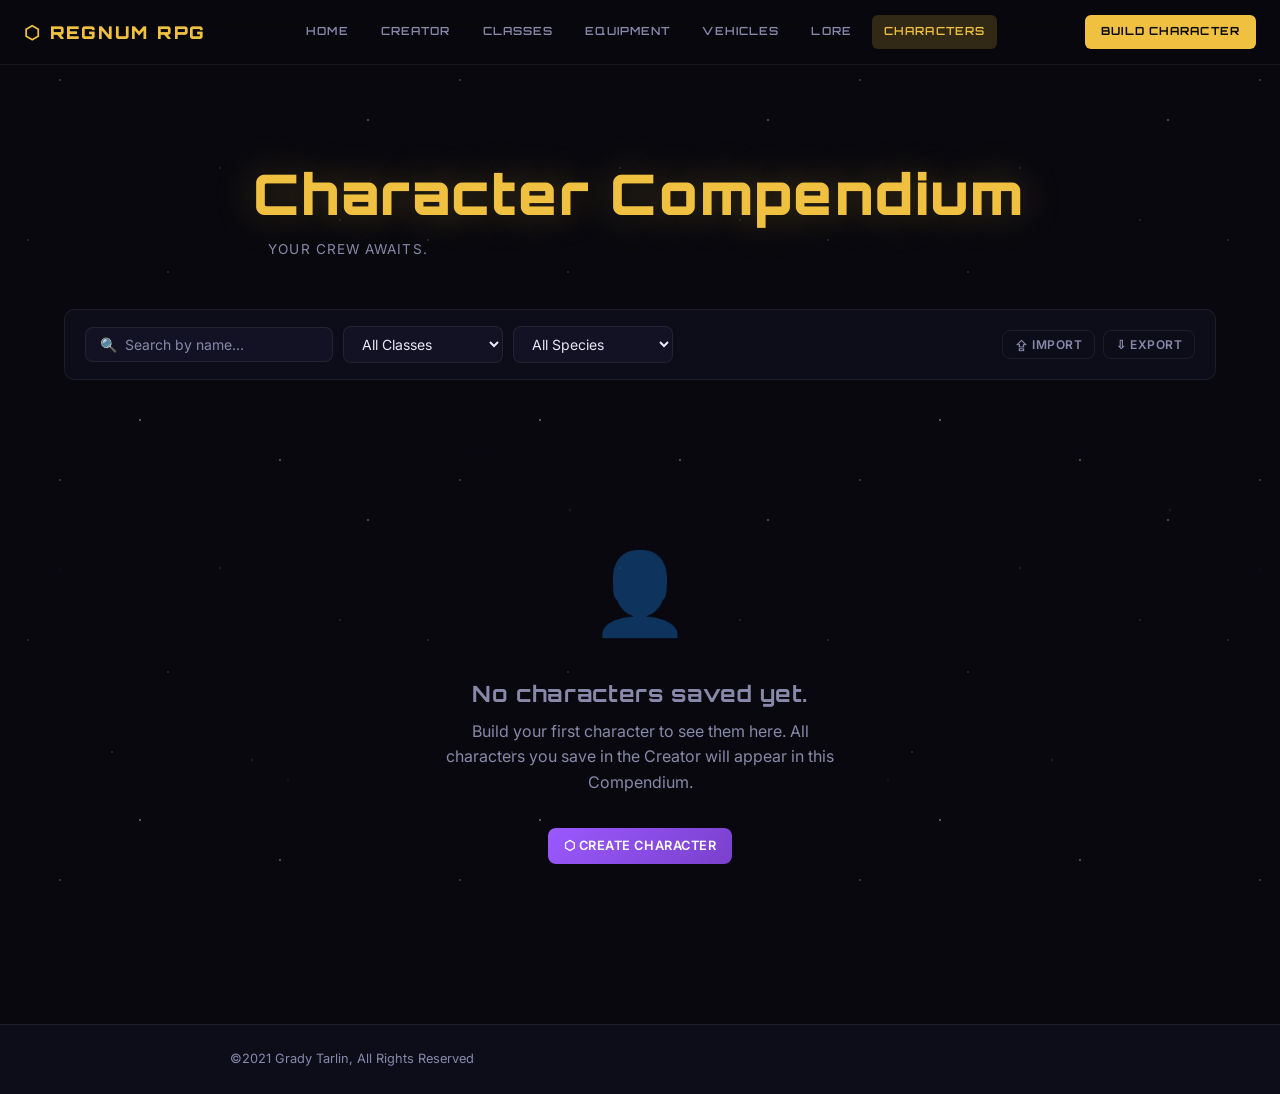
<file: characters.html>
<!DOCTYPE html>
<html lang="en">
<head>
  <meta charset="UTF-8" />
  <meta name="viewport" content="width=device-width, initial-scale=1.0" />
  <title>Character Compendium — Regnum RPG</title>
  <link rel="preconnect" href="https://fonts.googleapis.com" />
  <link rel="preconnect" href="https://fonts.gstatic.com" crossorigin />
  <link href="https://fonts.googleapis.com/css2?family=Orbitron:wght@400;600;700;900&family=Inter:wght@300;400;500;600&family=Space+Mono:wght@400;700&display=swap" rel="stylesheet" />
  <link rel="stylesheet" href="css/style.css" />
  <style>
    /* ── Page-specific variables ── */
    :root {
      --bg: #08080e;
      --surface: #0d0d1a;
      --surface-2: #121224;
      --gold: #f0c040;
      --purple: #9b59ff;
      --text: #e8e8f4;
      --text-muted: #8888aa;
      --border: rgba(255,255,255,0.07);
      --radius: 10px;
      --red: #e05555;
      --green: #4caf80;
      --blue: #4a90d9;
      --orange: #f0824a;
      --teal: #3dbfbf;
      --pink: #d94ab0;
    }

    /* ── Base reset extras ── */
    *, *::before, *::after { box-sizing: border-box; }

    body {
      background: var(--bg);
      color: var(--text);
      font-family: 'Inter', sans-serif;
      margin: 0;
      min-height: 100vh;
    }

    .page-wrapper {
      position: relative;
      min-height: 100vh;
      overflow-x: hidden;
    }

    /* ── Starfield ── */
    .starfield {
      position: fixed;
      inset: 0;
      pointer-events: none;
      z-index: 0;
      overflow: hidden;
    }
    .starfield::before,
    .starfield::after {
      content: '';
      position: absolute;
      inset: 0;
      background-image:
        radial-gradient(1px 1px at 15% 20%, rgba(255,255,255,0.6) 0%, transparent 100%),
        radial-gradient(1px 1px at 42% 68%, rgba(255,255,255,0.4) 0%, transparent 100%),
        radial-gradient(1.5px 1.5px at 70% 15%, rgba(255,255,255,0.5) 0%, transparent 100%),
        radial-gradient(1px 1px at 85% 55%, rgba(255,255,255,0.3) 0%, transparent 100%),
        radial-gradient(1px 1px at 28% 88%, rgba(255,255,255,0.4) 0%, transparent 100%),
        radial-gradient(1.5px 1.5px at 92% 30%, rgba(255,255,255,0.5) 0%, transparent 100%),
        radial-gradient(1px 1px at 55% 42%, rgba(255,255,255,0.3) 0%, transparent 100%),
        radial-gradient(1px 1px at 7% 60%, rgba(255,255,255,0.4) 0%, transparent 100%),
        radial-gradient(1px 1px at 63% 90%, rgba(255,255,255,0.3) 0%, transparent 100%),
        radial-gradient(1.5px 1.5px at 35% 5%, rgba(255,255,255,0.6) 0%, transparent 100%);
    }
    .starfield::after {
      background-image:
        radial-gradient(1px 1px at 80% 75%, rgba(155,89,255,0.3) 0%, transparent 100%),
        radial-gradient(1px 1px at 20% 45%, rgba(240,192,64,0.2) 0%, transparent 100%),
        radial-gradient(1px 1px at 48% 30%, rgba(255,255,255,0.3) 0%, transparent 100%),
        radial-gradient(1px 1px at 95% 85%, rgba(255,255,255,0.4) 0%, transparent 100%),
        radial-gradient(1.5px 1.5px at 10% 95%, rgba(155,89,255,0.2) 0%, transparent 100%);
    }

    /* ── Main content ── */
    main { position: relative; z-index: 1; }

    /* ── Hero ── */
    .compendium-hero {
      text-align: center;
      padding: 96px 24px 48px;
    }
    .compendium-hero h1 {
      font-family: 'Orbitron', sans-serif;
      font-size: clamp(2rem, 5vw, 3.5rem);
      font-weight: 900;
      color: var(--gold);
      margin: 0 0 12px;
      text-shadow: 0 0 40px rgba(240,192,64,0.3);
      letter-spacing: 0.04em;
    }
    .compendium-hero p {
      color: var(--text-muted);
      font-size: 1.1rem;
      margin: 0;
      letter-spacing: 0.08em;
      text-transform: uppercase;
      font-size: 0.85rem;
    }

    /* ── Container ── */
    .container {
      max-width: 1200px;
      margin: 0 auto;
      padding: 0 24px;
    }

    /* ── Toolbar (search + filters + actions) ── */
    .toolbar {
      display: flex;
      flex-wrap: wrap;
      gap: 12px;
      align-items: center;
      justify-content: space-between;
      margin-bottom: 32px;
      background: var(--surface);
      border: 1px solid var(--border);
      border-radius: var(--radius);
      padding: 16px 20px;
    }
    .toolbar-filters {
      display: flex;
      flex-wrap: wrap;
      gap: 10px;
      align-items: center;
      flex: 1;
    }
    .toolbar-actions {
      display: flex;
      gap: 8px;
      align-items: center;
      flex-shrink: 0;
    }

    .search-input,
    .filter-select {
      background: var(--surface-2);
      border: 1px solid var(--border);
      border-radius: 8px;
      color: var(--text);
      font-family: 'Inter', sans-serif;
      font-size: 0.875rem;
      padding: 8px 14px;
      outline: none;
      transition: border-color 0.2s;
      min-width: 160px;
    }
    .search-input::placeholder { color: var(--text-muted); }
    .search-input:focus,
    .filter-select:focus { border-color: var(--purple); }
    .filter-select option { background: var(--surface-2); }

    /* ── Buttons ── */
    .btn {
      display: inline-flex;
      align-items: center;
      gap: 6px;
      border: none;
      border-radius: 8px;
      cursor: pointer;
      font-family: 'Inter', sans-serif;
      font-size: 0.8rem;
      font-weight: 600;
      letter-spacing: 0.04em;
      padding: 8px 16px;
      text-decoration: none;
      transition: opacity 0.2s, transform 0.15s;
      white-space: nowrap;
    }
    .btn:hover { opacity: 0.85; transform: translateY(-1px); }
    .btn:active { transform: translateY(0); }

    .btn-primary {
      background: linear-gradient(135deg, var(--purple), #7a40cc);
      color: #fff;
    }
    .btn-gold {
      background: linear-gradient(135deg, var(--gold), #c89820);
      color: #0a0808;
    }
    .btn-ghost {
      background: transparent;
      border: 1px solid var(--border);
      color: var(--text-muted);
    }
    .btn-ghost:hover { border-color: var(--purple); color: var(--text); }
    .btn-danger {
      background: rgba(224,85,85,0.15);
      border: 1px solid rgba(224,85,85,0.3);
      color: var(--red);
    }
    .btn-danger:hover { background: rgba(224,85,85,0.25); }
    .btn-sm { padding: 6px 12px; font-size: 0.75rem; }
    .btn-icon { padding: 6px 10px; }

    /* ── Empty State ── */
    .empty-state {
      text-align: center;
      padding: 96px 24px;
    }
    .empty-state .empty-icon {
      font-size: 5rem;
      margin-bottom: 24px;
      opacity: 0.4;
      display: block;
    }
    .empty-state h2 {
      font-family: 'Orbitron', sans-serif;
      font-size: 1.4rem;
      color: var(--text-muted);
      margin: 0 0 12px;
    }
    .empty-state p {
      color: var(--text-muted);
      max-width: 400px;
      margin: 0 auto 32px;
      line-height: 1.6;
    }

    /* ── Character Card Grid ── */
    .cards-grid {
      display: grid;
      grid-template-columns: repeat(auto-fill, minmax(340px, 1fr));
      gap: 24px;
      margin-bottom: 64px;
    }

    /* ── Character Card ── */
    .char-card {
      background: var(--surface);
      border: 1px solid var(--border);
      border-radius: calc(var(--radius) + 2px);
      display: flex;
      flex-direction: column;
      overflow: hidden;
      transition: border-color 0.25s, box-shadow 0.25s;
    }
    .char-card:hover {
      border-color: rgba(155,89,255,0.3);
      box-shadow: 0 8px 32px rgba(155,89,255,0.1);
    }

    .char-card-header {
      background: var(--surface-2);
      border-bottom: 1px solid var(--border);
      padding: 18px 20px 14px;
    }
    .char-card-header h2 {
      font-family: 'Orbitron', sans-serif;
      font-size: 1.1rem;
      font-weight: 700;
      color: var(--gold);
      margin: 0 0 4px;
      letter-spacing: 0.03em;
      white-space: nowrap;
      overflow: hidden;
      text-overflow: ellipsis;
    }
    .char-player {
      color: var(--text-muted);
      font-size: 0.78rem;
      margin: 0;
    }

    .char-tags {
      display: flex;
      flex-wrap: wrap;
      gap: 6px;
      padding: 12px 20px;
      border-bottom: 1px solid var(--border);
    }

    .tag {
      display: inline-flex;
      align-items: center;
      background: rgba(255,255,255,0.05);
      border: 1px solid var(--border);
      border-radius: 6px;
      color: var(--text-muted);
      font-size: 0.72rem;
      font-weight: 500;
      letter-spacing: 0.03em;
      padding: 3px 9px;
      white-space: nowrap;
    }
    .tag-class {
      background: rgba(155,89,255,0.12);
      border-color: rgba(155,89,255,0.3);
      color: var(--purple);
    }
    .tag-species {
      background: rgba(240,192,64,0.1);
      border-color: rgba(240,192,64,0.25);
      color: var(--gold);
    }

    .char-card-body {
      padding: 16px 20px;
      flex: 1;
      display: flex;
      flex-direction: column;
      gap: 14px;
    }

    /* ── HP Bar ── */
    .hp-section { }
    .hp-label {
      font-size: 0.72rem;
      font-weight: 600;
      color: var(--text-muted);
      text-transform: uppercase;
      letter-spacing: 0.08em;
      margin-bottom: 6px;
    }
    .hp-row {
      display: flex;
      align-items: center;
      gap: 10px;
    }
    .hp-pips {
      display: flex;
      gap: 4px;
      flex-wrap: wrap;
      flex: 1;
    }
    .hp-pip {
      width: 20px;
      height: 20px;
      border-radius: 50%;
      border: 2px solid;
      transition: background 0.2s;
      flex-shrink: 0;
    }
    .hp-pip.filled {
      background: var(--red);
      border-color: var(--red);
      box-shadow: 0 0 8px rgba(224,85,85,0.4);
    }
    .hp-pip.empty {
      background: transparent;
      border-color: rgba(224,85,85,0.3);
    }
    .hp-text {
      font-family: 'Space Mono', monospace;
      font-size: 0.8rem;
      color: var(--text-muted);
      white-space: nowrap;
      flex-shrink: 0;
    }
    .hp-bar-track {
      background: rgba(224,85,85,0.15);
      border-radius: 4px;
      height: 8px;
      flex: 1;
      overflow: hidden;
    }
    .hp-bar-fill {
      background: linear-gradient(90deg, var(--red), #ff7070);
      height: 100%;
      border-radius: 4px;
      transition: width 0.3s ease;
    }

    /* ── Skills compact ── */
    .skills-section { }
    .skills-grid {
      display: grid;
      grid-template-columns: repeat(4, 1fr);
      gap: 5px;
    }
    .skill-pip {
      border-radius: 6px;
      font-size: 0.65rem;
      font-weight: 700;
      letter-spacing: 0.03em;
      padding: 4px 2px;
      text-align: center;
      text-transform: uppercase;
      display: flex;
      flex-direction: column;
      align-items: center;
      gap: 2px;
      border: 1px solid;
    }
    .skill-pip .skill-name {
      font-size: 0.55rem;
      opacity: 0.8;
      font-family: 'Space Mono', monospace;
      font-weight: 400;
    }
    .skill-pip .skill-val {
      font-size: 0.75rem;
      font-weight: 700;
    }

    /* Skill pip colors */
    .badge-shooting  { background: rgba(224,130,74,0.15); border-color: rgba(224,130,74,0.4); color: #f0824a; }
    .badge-fighting  { background: rgba(224,85,85,0.15);  border-color: rgba(224,85,85,0.4);  color: var(--red); }
    .badge-athletics { background: rgba(76,175,128,0.15); border-color: rgba(76,175,128,0.4); color: var(--green); }
    .badge-piloting  { background: rgba(74,144,217,0.15); border-color: rgba(74,144,217,0.4); color: var(--blue); }
    .badge-engineering{ background: rgba(155,89,255,0.15);border-color: rgba(155,89,255,0.4); color: var(--purple); }
    .badge-charisma  { background: rgba(240,192,64,0.12); border-color: rgba(240,192,64,0.35); color: var(--gold); }
    .badge-stealth   { background: rgba(61,191,191,0.12); border-color: rgba(61,191,191,0.35); color: var(--teal); }
    .badge-instinct  { background: rgba(217,74,176,0.12); border-color: rgba(217,74,176,0.35); color: var(--pink); }

    /* ── Feature tags ── */
    .features-row {
      display: flex;
      flex-wrap: wrap;
      gap: 5px;
    }
    .feature-tag {
      background: rgba(155,89,255,0.08);
      border: 1px solid rgba(155,89,255,0.2);
      border-radius: 5px;
      color: rgba(155,89,255,0.9);
      font-size: 0.65rem;
      font-weight: 500;
      letter-spacing: 0.03em;
      padding: 3px 8px;
    }

    /* ── Equipment list in card ── */
    .equip-list {
      list-style: none;
      margin: 0;
      padding: 0;
      display: flex;
      flex-direction: column;
      gap: 3px;
    }
    .equip-list li {
      color: var(--text-muted);
      font-size: 0.75rem;
      padding-left: 12px;
      position: relative;
    }
    .equip-list li::before {
      content: '▸';
      position: absolute;
      left: 0;
      color: var(--gold);
      opacity: 0.6;
      font-size: 0.6rem;
      top: 1px;
    }

    /* ── Card actions ── */
    .char-card-actions {
      display: flex;
      gap: 8px;
      padding: 14px 20px;
      border-top: 1px solid var(--border);
      background: var(--surface-2);
    }

    /* ── Section label ── */
    .section-label {
      font-size: 0.65rem;
      font-weight: 700;
      text-transform: uppercase;
      letter-spacing: 0.1em;
      color: var(--text-muted);
      margin-bottom: 6px;
    }

    /* ── Results bar ── */
    .results-bar {
      display: flex;
      align-items: center;
      justify-content: space-between;
      margin-bottom: 20px;
      flex-wrap: wrap;
      gap: 8px;
    }
    .results-count {
      color: var(--text-muted);
      font-size: 0.8rem;
    }

    /* ── Hidden file input ── */
    #import-input { display: none; }

    /* ── Modal ── */
    .modal-overlay {
      position: fixed;
      inset: 0;
      background: rgba(8,8,14,0.85);
      backdrop-filter: blur(6px);
      z-index: 1000;
      display: none;
      align-items: flex-start;
      justify-content: center;
      overflow-y: auto;
      padding: 24px 16px 48px;
    }
    .modal-overlay.active { display: flex; }

    .modal {
      background: var(--surface);
      border: 1px solid rgba(155,89,255,0.2);
      border-radius: calc(var(--radius) + 4px);
      box-shadow: 0 24px 80px rgba(0,0,0,0.6), 0 0 60px rgba(155,89,255,0.08);
      max-width: 740px;
      width: 100%;
      position: relative;
      animation: modalIn 0.25s ease;
    }

    @keyframes modalIn {
      from { opacity: 0; transform: translateY(16px) scale(0.98); }
      to   { opacity: 1; transform: translateY(0) scale(1); }
    }

    .modal-header {
      background: var(--surface-2);
      border-bottom: 1px solid var(--border);
      border-radius: calc(var(--radius) + 4px) calc(var(--radius) + 4px) 0 0;
      padding: 24px 28px 20px;
      display: flex;
      align-items: flex-start;
      gap: 16px;
    }
    .modal-title-group { flex: 1; }
    .modal-title-group h2 {
      font-family: 'Orbitron', sans-serif;
      font-size: 1.5rem;
      font-weight: 700;
      color: var(--gold);
      margin: 0 0 4px;
      letter-spacing: 0.03em;
    }
    .modal-title-group p {
      color: var(--text-muted);
      font-size: 0.82rem;
      margin: 0;
    }
    .modal-close {
      background: rgba(255,255,255,0.05);
      border: 1px solid var(--border);
      border-radius: 8px;
      color: var(--text-muted);
      cursor: pointer;
      font-size: 1.1rem;
      height: 36px;
      width: 36px;
      display: flex;
      align-items: center;
      justify-content: center;
      transition: background 0.2s, color 0.2s;
      flex-shrink: 0;
    }
    .modal-close:hover { background: rgba(224,85,85,0.15); color: var(--red); border-color: rgba(224,85,85,0.3); }

    .modal-body {
      padding: 24px 28px;
      display: flex;
      flex-direction: column;
      gap: 24px;
    }

    /* ── Sheet sections ── */
    .sheet-section {
      border-bottom: 1px solid var(--border);
      padding-bottom: 20px;
    }
    .sheet-section:last-child { border-bottom: none; padding-bottom: 0; }
    .sheet-section-title {
      font-family: 'Orbitron', sans-serif;
      font-size: 0.75rem;
      font-weight: 700;
      text-transform: uppercase;
      letter-spacing: 0.12em;
      color: var(--purple);
      margin: 0 0 14px;
    }

    /* ── HP tracker in modal ── */
    .hp-tracker {
      display: flex;
      align-items: center;
      gap: 16px;
      flex-wrap: wrap;
    }
    .hp-counter {
      display: flex;
      align-items: center;
      gap: 10px;
      background: var(--surface-2);
      border: 1px solid var(--border);
      border-radius: 10px;
      padding: 10px 16px;
    }
    .hp-counter-btn {
      background: rgba(255,255,255,0.08);
      border: 1px solid var(--border);
      border-radius: 6px;
      color: var(--text);
      cursor: pointer;
      font-size: 1rem;
      height: 32px;
      width: 32px;
      display: flex;
      align-items: center;
      justify-content: center;
      transition: background 0.2s;
    }
    .hp-counter-btn:hover { background: rgba(255,255,255,0.14); }
    .hp-counter-val {
      font-family: 'Space Mono', monospace;
      font-size: 1.5rem;
      font-weight: 700;
      color: var(--red);
      min-width: 48px;
      text-align: center;
    }
    .hp-counter-label {
      font-size: 0.75rem;
      color: var(--text-muted);
    }
    .hp-pips-modal {
      display: flex;
      gap: 6px;
      flex-wrap: wrap;
      flex: 1;
    }
    .hp-pip-modal {
      width: 24px;
      height: 24px;
      border-radius: 50%;
      border: 2px solid;
      cursor: pointer;
      transition: background 0.2s, transform 0.15s;
    }
    .hp-pip-modal:hover { transform: scale(1.15); }
    .hp-pip-modal.filled {
      background: var(--red);
      border-color: var(--red);
      box-shadow: 0 0 10px rgba(224,85,85,0.5);
    }
    .hp-pip-modal.empty {
      background: transparent;
      border-color: rgba(224,85,85,0.3);
    }
    .armour-shields {
      display: flex;
      gap: 20px;
      flex-wrap: wrap;
    }
    .stat-pill {
      background: var(--surface-2);
      border: 1px solid var(--border);
      border-radius: 8px;
      padding: 8px 16px;
      text-align: center;
    }
    .stat-pill .sp-val {
      font-family: 'Space Mono', monospace;
      font-size: 1.3rem;
      font-weight: 700;
      color: var(--blue);
      display: block;
    }
    .stat-pill .sp-label {
      font-size: 0.65rem;
      text-transform: uppercase;
      letter-spacing: 0.08em;
      color: var(--text-muted);
    }

    /* ── Skills modal ── */
    .skills-sheet-grid {
      display: grid;
      grid-template-columns: repeat(auto-fill, minmax(200px, 1fr));
      gap: 10px;
    }
    .skill-row {
      background: var(--surface-2);
      border: 1px solid var(--border);
      border-radius: 8px;
      display: flex;
      align-items: flex-start;
      gap: 10px;
      padding: 10px 12px;
    }
    .skill-row-badge {
      border-radius: 6px;
      font-family: 'Space Mono', monospace;
      font-size: 0.85rem;
      font-weight: 700;
      min-width: 36px;
      padding: 4px 6px;
      text-align: center;
      border: 1px solid;
      flex-shrink: 0;
    }
    .skill-row-info { flex: 1; min-width: 0; }
    .skill-row-name {
      font-size: 0.8rem;
      font-weight: 600;
      color: var(--text);
      display: block;
      margin-bottom: 2px;
    }
    .skill-row-desc {
      font-size: 0.7rem;
      color: var(--text-muted);
      line-height: 1.4;
    }

    /* ── Features in modal ── */
    .feature-block {
      background: var(--surface-2);
      border: 1px solid var(--border);
      border-left: 3px solid var(--purple);
      border-radius: 8px;
      padding: 12px 14px;
    }
    .feature-block-name {
      font-weight: 600;
      font-size: 0.85rem;
      color: var(--text);
      margin-bottom: 4px;
    }
    .feature-block-label {
      font-size: 0.65rem;
      text-transform: uppercase;
      letter-spacing: 0.08em;
      color: var(--text-muted);
      margin-bottom: 6px;
    }
    .feature-block-desc {
      font-size: 0.78rem;
      color: var(--text-muted);
      line-height: 1.5;
    }
    .feature-block.gold { border-left-color: var(--gold); }

    /* ── Equipment in modal ── */
    .equip-sheet-list {
      list-style: none;
      margin: 0;
      padding: 0;
      display: flex;
      flex-direction: column;
      gap: 6px;
    }
    .equip-sheet-list li {
      background: var(--surface-2);
      border: 1px solid var(--border);
      border-radius: 6px;
      color: var(--text);
      font-size: 0.82rem;
      padding: 8px 12px;
      display: flex;
      align-items: center;
      gap: 8px;
    }
    .equip-sheet-list li::before {
      content: '◈';
      color: var(--gold);
      opacity: 0.6;
      font-size: 0.6rem;
      flex-shrink: 0;
    }

    /* ── Notes ── */
    .notes-textarea {
      background: var(--surface-2);
      border: 1px solid var(--border);
      border-radius: 8px;
      color: var(--text);
      font-family: 'Inter', sans-serif;
      font-size: 0.82rem;
      line-height: 1.6;
      outline: none;
      padding: 12px 14px;
      resize: vertical;
      transition: border-color 0.2s;
      width: 100%;
      min-height: 100px;
    }
    .notes-textarea::placeholder { color: var(--text-muted); }
    .notes-textarea:focus { border-color: var(--purple); }
    .notes-hint {
      color: var(--text-muted);
      font-size: 0.7rem;
      margin-top: 6px;
    }

    /* ── Footer ── */
    .site-footer {
      background: var(--surface);
      border-top: 1px solid var(--border);
      padding: 24px;
      text-align: center;
      position: relative;
      z-index: 1;
    }
    .site-footer p {
      color: var(--text-muted);
      font-size: 0.8rem;
      margin: 0;
    }

    /* ── Saved indicator ── */
    .saved-indicator {
      color: var(--green);
      font-size: 0.72rem;
      opacity: 0;
      transition: opacity 0.3s;
      pointer-events: none;
    }
    .saved-indicator.show { opacity: 1; }

    /* ── Responsive ── */
    @media (max-width: 600px) {
      .compendium-hero { padding: 80px 16px 32px; }
      .cards-grid { grid-template-columns: 1fr; gap: 16px; }
      .toolbar { flex-direction: column; align-items: stretch; }
      .toolbar-filters { flex-direction: column; }
      .search-input, .filter-select { min-width: 0; width: 100%; }
      .modal-body { padding: 16px; }
      .modal-header { padding: 16px; }
      .skills-sheet-grid { grid-template-columns: 1fr; }
      .hp-tracker { flex-direction: column; align-items: flex-start; }
    }
  </style>
</head>
<body>
<div class="page-wrapper">
  <div class="starfield" aria-hidden="true"></div>

  <!-- NAV -->
  <nav class="nav" id="nav">
    <div class="nav-inner">
      <a href="index.html" class="nav-logo">⬡ REGNUM RPG</a>
      <div class="nav-links">
        <a href="index.html" class="nav-link">Home</a>
        <a href="character-creator.html" class="nav-link">Creator</a>
        <a href="classes.html" class="nav-link">Classes</a>
        <a href="equipment.html" class="nav-link">Equipment</a>
        <a href="vehicles.html" class="nav-link">Vehicles</a>
        <a href="lore.html" class="nav-link">Lore</a>
        <a href="characters.html" class="nav-link active">Characters</a>
      </div>
      <a href="character-creator.html" class="nav-cta">Build Character</a>
      <button class="nav-hamburger" aria-label="Toggle mobile menu" aria-expanded="false">
        <span></span><span></span><span></span>
      </button>
    </div>
    <div class="nav-mobile">
      <a href="index.html" class="nav-link">Home</a>
      <a href="character-creator.html" class="nav-link">Creator</a>
      <a href="classes.html" class="nav-link">Classes</a>
      <a href="equipment.html" class="nav-link">Equipment</a>
      <a href="vehicles.html" class="nav-link">Vehicles</a>
      <a href="lore.html" class="nav-link">Lore</a>
      <a href="characters.html" class="nav-link active">Characters</a>
      <a href="character-creator.html" class="nav-cta" style="margin-top:8px;text-align:center;">Build Character</a>
    </div>
  </nav>

  <main>
    <!-- Hero -->
    <section class="compendium-hero">
      <h1>Character Compendium</h1>
      <p>Your crew awaits.</p>
    </section>

    <div class="container">

      <!-- Toolbar — shown only when characters exist -->
      <div class="toolbar" id="toolbar" hidden>
        <div class="toolbar-filters">
          <input type="search" class="search-input" id="search-input" placeholder="🔍  Search by name…" />
          <select class="filter-select" id="filter-class">
            <option value="">All Classes</option>
          </select>
          <select class="filter-select" id="filter-species">
            <option value="">All Species</option>
          </select>
        </div>
        <div class="toolbar-actions">
          <button class="btn btn-ghost btn-sm" id="btn-import" title="Import characters from JSON">⇪ Import</button>
          <button class="btn btn-ghost btn-sm" id="btn-export" title="Export all characters to JSON">⇩ Export</button>
          <input type="file" id="import-input" accept=".json,application/json" />
        </div>
      </div>

      <!-- Results bar -->
      <div class="results-bar" id="results-bar" hidden>
        <span class="results-count" id="results-count"></span>
      </div>

      <!-- Empty state -->
      <div class="empty-state" id="empty-state" hidden>
        <span class="empty-icon">👤</span>
        <h2>No characters saved yet.</h2>
        <p>Build your first character to see them here. All characters you save in the Creator will appear in this Compendium.</p>
        <a href="character-creator.html" class="btn btn-primary">⬡ Create Character</a>
      </div>

      <!-- Character cards grid -->
      <div class="cards-grid" id="cards-grid"></div>

    </div><!-- /container -->
  </main>

  <!-- Character Detail Modal -->
  <div class="modal-overlay" id="modal-overlay" role="dialog" aria-modal="true" aria-labelledby="modal-char-name">
    <div class="modal" id="modal">
      <div class="modal-header">
        <div class="modal-title-group">
          <h2 id="modal-char-name">Character Name</h2>
          <p id="modal-char-sub">Player · Species · Class</p>
        </div>
        <button class="modal-close" id="modal-close" aria-label="Close">✕</button>
      </div>
      <div class="modal-body" id="modal-body">
        <!-- Dynamically populated -->
      </div>
    </div>
  </div>

  <!-- Footer -->
  <footer class="site-footer">
    <div class="container">
      <p>©2021 Grady Tarlin, All Rights Reserved</p>
    </div>
  </footer>
</div><!-- /page-wrapper -->

<script src="js/main.js"></script>
<script>
(function () {
  'use strict';

  /* ─────────────────────────────────────────────
     Constants & skill metadata
  ───────────────────────────────────────────── */
  const STORAGE_KEY = 'regnum-characters';

  const SKILLS = [
    { id: 'shooting',    label: 'Shoot',  desc: 'Accurate fire — ranged attacks, aiming, targeting.' },
    { id: 'fighting',    label: 'Fight',  desc: 'Strike, grab, or push — close-quarters combat.' },
    { id: 'athletics',   label: 'Athl',   desc: 'Run, jump, lift — feats of physical ability.' },
    { id: 'piloting',    label: 'Pilot',  desc: 'Operate vehicles, ships, and other craft.' },
    { id: 'engineering', label: 'Eng',    desc: 'Dismantle, repair, or repurpose technology.' },
    { id: 'charisma',    label: 'Char',   desc: 'Influence people through wit, charm, or intimidation.' },
    { id: 'stealth',     label: 'Stlth',  desc: 'Move undetected — hiding, sneaking, shadowing.' },
    { id: 'instinct',    label: 'Inst',   desc: 'Avoid ranged attacks, make gut-level connections.' },
  ];

  /* ─────────────────────────────────────────────
     Data helpers & creator.js normalization
  ───────────────────────────────────────────── */
  function normalizeChar(raw) {
    if (!raw) return raw;
    const cls = raw.class || raw.chosenClass || null;
    const sp  = raw.species || null;
    const sub = raw.subspecies || null;

    // Compute skills if saved via creator.js (skillAssigned + bonuses)
    let skills = raw.skills ? { ...raw.skills } : null;
    if (!skills) {
      skills = {};
      SKILLS.forEach(s => { skills[s.id] = 0; });
      if (sp?.skillBonus) {
        const sk = sp.skillBonus.skill === 'any' ? raw.humanBonusSkill : sp.skillBonus.skill;
        if (sk && skills[sk] !== undefined) skills[sk] += sp.skillBonus.amount || 1;
      }
      if (Array.isArray(cls?.skillBonuses)) {
        cls.skillBonuses.forEach(b => {
          if (skills[b.skill] !== undefined) skills[b.skill] += b.amount || 0;
        });
      }
      if (raw.skillAssigned) {
        Object.entries(raw.skillAssigned).forEach(([k, v]) => {
          if (skills[k] !== undefined) skills[k] += Number(v) || 0;
        });
      }
    }

    // HP: creator.js stores array of booleans `hp: [true, true, true]`
    let currentHp = raw.currentHp;
    let maxHp = raw.maxHp;
    if (Array.isArray(raw.hp)) {
      maxHp = raw.hp.length || 3;
      currentHp = raw.hp.filter(Boolean).length;
    } else {
      maxHp = Number(maxHp) || 3;
      currentHp = currentHp !== undefined ? Number(currentHp) : maxHp;
    }

    // Equipment: creator.js stores { id, label, items: [...] }
    const equipment = Array.isArray(raw.equipment)
      ? raw.equipment
      : (Array.isArray(raw.equipment?.items) ? raw.equipment.items : []);

    return {
      ...raw,
      class: cls,
      speciesFeature:    raw.speciesFeature    || sp?.speciesFeature    || null,
      subspeciesFeature: raw.subspeciesFeature || sub?.subspeciesFeature || null,
      classAbility:      raw.classAbility      || cls?.classAbility      || null,
      skills,
      currentHp,
      maxHp,
      equipment,
      savedAt: raw.savedAt || raw.createdAt || null,
    };
  }

  function loadRawCharacters() {
    try {
      return JSON.parse(localStorage.getItem(STORAGE_KEY) || '[]');
    } catch (_) { return []; }
  }

  function loadCharacters() {
    return loadRawCharacters().map(normalizeChar);
  }

  function saveCharacters(chars) {
    localStorage.setItem(STORAGE_KEY, JSON.stringify(chars));
  }

  function getCharById(id) {
    return loadCharacters().find(c => c.id === id) || null;
  }

  function updateCharField(id, patch) {
    const chars = loadRawCharacters();
    const idx = chars.findIndex(c => c.id === id);
    if (idx === -1) return;
    Object.assign(chars[idx], patch);
    // Keep creator.js `hp` boolean array in sync if present
    if (patch.currentHp !== undefined && Array.isArray(chars[idx].hp)) {
      const len = chars[idx].hp.length || 3;
      chars[idx].hp = Array.from({ length: len }, (_, i) => i < patch.currentHp);
    }
    saveCharacters(chars);
  }

  function deleteChar(id) {
    saveCharacters(loadRawCharacters().filter(c => c.id !== id));
  }

  /* ─────────────────────────────────────────────
     Render helpers
  ───────────────────────────────────────────── */
  function skillSign(val) {
    const v = Number(val) || 0;
    return (v >= 0 ? '+' : '') + v;
  }

  function hpPipsHtml(current, max, interactive = false) {
    let html = '';
    for (let i = 0; i < max; i++) {
      const filled = i < current;
      if (interactive) {
        html += `<button class="hp-pip-modal ${filled ? 'filled' : 'empty'}" data-pip="${i}" title="Toggle HP pip ${i + 1}" aria-label="HP pip ${i + 1}"></button>`;
      } else {
        html += `<div class="hp-pip ${filled ? 'filled' : 'empty'}"></div>`;
      }
    }
    return html;
  }

  function buildCard(char) {
    const species = char.species ? char.species.name : '—';
    const subspecies = char.subspecies ? char.subspecies.name : '';
    const cls = char.class ? char.class.name : '—';
    const clsId = char.class ? char.class.id : '';
    const current = Number(char.currentHp) || 0;
    const max = Number(char.maxHp) || 1;
    const pct = Math.min(100, Math.round((current / max) * 100));

    const featureNames = [
      char.speciesFeature ? char.speciesFeature.name : null,
      char.subspeciesFeature ? char.subspeciesFeature.name : null,
      char.classAbility ? char.classAbility.name : null,
      char.tier1Feature ? char.tier1Feature.name : null,
    ].filter(Boolean);

    const equipment = Array.isArray(char.equipment) ? char.equipment : [];
    const skills = char.skills || {};

    const skillsHtml = SKILLS.map(s =>
      `<div class="skill-pip badge-${s.id}">
        <span class="skill-name">${s.label}</span>
        <span class="skill-val">${skillSign(skills[s.id])}</span>
      </div>`
    ).join('');

    const featuresHtml = featureNames.map(f =>
      `<span class="feature-tag">${escapeHtml(f)}</span>`
    ).join('');

    const equipHtml = equipment.length
      ? equipment.slice(0, 5).map(e => `<li>${escapeHtml(e)}</li>`).join('') +
        (equipment.length > 5 ? `<li style="color:var(--text-muted);font-style:italic">+${equipment.length - 5} more…</li>` : '')
      : '<li style="color:var(--text-muted)">No equipment listed.</li>';

    const savedDate = char.savedAt
      ? new Date(char.savedAt).toLocaleDateString('en-GB', { day: 'numeric', month: 'short', year: 'numeric' })
      : '';

    return `
      <article class="char-card" data-id="${escapeAttr(char.id)}">
        <div class="char-card-header">
          <h2>${escapeHtml(char.name || 'Unnamed Character')}</h2>
          <p class="char-player">${escapeHtml(char.player || 'Unknown Player')}${savedDate ? ' · ' + savedDate : ''}</p>
        </div>
        <div class="char-tags">
          <span class="tag tag-species">${escapeHtml(species)}${subspecies ? ' · ' + escapeHtml(subspecies) : ''}</span>
          <span class="tag tag-class">${escapeHtml(cls)}</span>
          ${char.armour ? `<span class="tag">🛡 ${char.armour} Armour</span>` : ''}
          ${char.shields ? `<span class="tag">⚡ ${char.shields} Shields</span>` : ''}
        </div>
        <div class="char-card-body">

          <!-- HP -->
          <div class="hp-section">
            <div class="section-label">Hit Points</div>
            <div class="hp-row">
              <div class="hp-pips">${hpPipsHtml(current, max)}</div>
              <span class="hp-text">${current}/${max}</span>
            </div>
            <div style="margin-top:6px;" class="hp-bar-track">
              <div class="hp-bar-fill" style="width:${pct}%"></div>
            </div>
          </div>

          <!-- Skills -->
          <div class="skills-section">
            <div class="section-label">Skills</div>
            <div class="skills-grid">${skillsHtml}</div>
          </div>

          <!-- Features -->
          ${featureNames.length ? `
          <div>
            <div class="section-label">Features</div>
            <div class="features-row">${featuresHtml}</div>
          </div>` : ''}

          <!-- Equipment -->
          <div>
            <div class="section-label">Equipment</div>
            <ul class="equip-list">${equipHtml}</ul>
          </div>

        </div>
        <div class="char-card-actions">
          <button class="btn btn-primary btn-sm" data-action="view" data-id="${escapeAttr(char.id)}">📋 View Full Sheet</button>
          <button class="btn btn-danger btn-sm" data-action="delete" data-id="${escapeAttr(char.id)}">🗑 Delete</button>
        </div>
      </article>`;
  }

  function escapeHtml(str) {
    return String(str ?? '').replace(/&/g,'&amp;').replace(/</g,'&lt;').replace(/>/g,'&gt;').replace(/"/g,'&quot;').replace(/'/g,'&#039;');
  }
  function escapeAttr(str) {
    return String(str ?? '').replace(/"/g, '&quot;');
  }

  /* ─────────────────────────────────────────────
     Filtering
  ───────────────────────────────────────────── */
  function getFilters() {
    return {
      search: (document.getElementById('search-input').value || '').toLowerCase().trim(),
      cls:    document.getElementById('filter-class').value,
      species: document.getElementById('filter-species').value,
    };
  }

  function applyFilters(chars) {
    const f = getFilters();
    return chars.filter(c => {
      if (f.search && !(c.name || '').toLowerCase().includes(f.search)) return false;
      if (f.cls && (c.class ? c.class.id : '') !== f.cls) return false;
      if (f.species && (c.species ? c.species.id : '') !== f.species) return false;
      return true;
    });
  }

  function populateFilters(chars) {
    const clsSel = document.getElementById('filter-class');
    const spSel  = document.getElementById('filter-species');

    // Collect unique classes
    const classes = {};
    const species = {};
    chars.forEach(c => {
      if (c.class)   classes[c.class.id]   = c.class.name;
      if (c.species) species[c.species.id] = c.species.name;
    });

    // Clear and repopulate
    while (clsSel.options.length > 1) clsSel.remove(1);
    while (spSel.options.length  > 1) spSel.remove(1);

    Object.entries(classes).sort((a,b) => a[1].localeCompare(b[1])).forEach(([id, name]) => {
      const o = document.createElement('option');
      o.value = id; o.textContent = name;
      clsSel.appendChild(o);
    });
    Object.entries(species).sort((a,b) => a[1].localeCompare(b[1])).forEach(([id, name]) => {
      const o = document.createElement('option');
      o.value = id; o.textContent = name;
      spSel.appendChild(o);
    });
  }

  /* ─────────────────────────────────────────────
     Main render
  ───────────────────────────────────────────── */
  function render() {
    const all = loadCharacters();
    const toolbar   = document.getElementById('toolbar');
    const resultsBar = document.getElementById('results-bar');
    const emptyState = document.getElementById('empty-state');
    const grid      = document.getElementById('cards-grid');
    const countEl   = document.getElementById('results-count');

    if (all.length === 0) {
      toolbar.hidden = true;
      resultsBar.hidden = true;
      emptyState.hidden = false;
      grid.innerHTML = '';
      return;
    }

    toolbar.hidden = false;
    resultsBar.hidden = false;
    emptyState.hidden = true;

    populateFilters(all);

    const filtered = applyFilters(all);
    countEl.textContent = filtered.length === all.length
      ? `${all.length} character${all.length !== 1 ? 's' : ''}`
      : `${filtered.length} of ${all.length} characters`;

    grid.innerHTML = filtered.length
      ? filtered.map(buildCard).join('')
      : '<p style="color:var(--text-muted);text-align:center;grid-column:1/-1;padding:48px 0;">No characters match your filters.</p>';
  }

  /* ─────────────────────────────────────────────
     Modal
  ───────────────────────────────────────────── */
  let activeCharId = null;

  function openModal(id) {
    const char = getCharById(id);
    if (!char) return;
    activeCharId = id;

    document.getElementById('modal-char-name').textContent = char.name || 'Unnamed Character';
    document.getElementById('modal-char-sub').textContent =
      [char.player, char.species?.name, char.class?.name].filter(Boolean).join(' · ');

    document.getElementById('modal-body').innerHTML = buildModalBody(char);
    document.getElementById('modal-overlay').classList.add('active');
    document.body.style.overflow = 'hidden';

    // Bind HP pips
    bindModalHp(char);
    // Bind notes
    bindModalNotes(char);
  }

  function buildModalBody(char) {
    const skills = char.skills || {};
    const equipment = Array.isArray(char.equipment) ? char.equipment : [];
    const current = Number(char.currentHp) || 0;
    const max = Number(char.maxHp) || 1;

    const skillsHtml = SKILLS.map(s =>
      `<div class="skill-row">
        <div class="skill-row-badge badge-${s.id}">${skillSign(skills[s.id])}</div>
        <div class="skill-row-info">
          <span class="skill-row-name">${s.id.charAt(0).toUpperCase() + s.id.slice(1)}</span>
          <span class="skill-row-desc">${s.desc}</span>
        </div>
      </div>`
    ).join('');

    const features = [
      char.speciesFeature    ? { label: 'Species Feature',    ...char.speciesFeature,    gold: true  } : null,
      char.subspeciesFeature ? { label: 'Subspecies Feature',  ...char.subspeciesFeature, gold: true  } : null,
      char.classAbility      ? { label: 'Class Ability',       ...char.classAbility,      gold: false } : null,
      char.tier1Feature      ? { label: 'Tier 1 Feature',      ...char.tier1Feature,      gold: false } : null,
    ].filter(Boolean);

    const featuresHtml = features.map(f =>
      `<div class="feature-block${f.gold ? ' gold' : ''}">
        <div class="feature-block-label">${escapeHtml(f.label)}</div>
        <div class="feature-block-name">${escapeHtml(f.name || '—')}</div>
        <div class="feature-block-desc">${escapeHtml(f.description || '')}</div>
      </div>`
    ).join('');

    const equipHtml = equipment.length
      ? equipment.map(e => `<li>${escapeHtml(e)}</li>`).join('')
      : '<li>No equipment listed.</li>';

    const notes = char.notes || '';

    return `
      <!-- HP & Stats -->
      <div class="sheet-section">
        <div class="sheet-section-title">Combat Stats</div>
        <div class="hp-tracker">
          <div class="hp-counter">
            <button class="hp-counter-btn" id="hp-dec" aria-label="Decrease HP">−</button>
            <div class="hp-counter-val" id="hp-val">${current}</div>
            <span class="hp-counter-label">/ ${max} HP</span>
            <button class="hp-counter-btn" id="hp-inc" aria-label="Increase HP">+</button>
          </div>
          <div class="hp-pips-modal" id="modal-hp-pips">
            ${hpPipsHtml(current, max, true)}
          </div>
        </div>
        <div class="armour-shields" style="margin-top:14px;">
          <div class="stat-pill">
            <span class="sp-val">${Number(char.armour) || 0}</span>
            <span class="sp-label">🛡 Armour</span>
          </div>
          <div class="stat-pill">
            <span class="sp-val">${Number(char.shields) || 0}</span>
            <span class="sp-label">⚡ Shields</span>
          </div>
        </div>
      </div>

      <!-- Skills -->
      <div class="sheet-section">
        <div class="sheet-section-title">Skills</div>
        <div class="skills-sheet-grid">${skillsHtml}</div>
      </div>

      <!-- Features -->
      ${features.length ? `
      <div class="sheet-section">
        <div class="sheet-section-title">Features & Abilities</div>
        <div style="display:flex;flex-direction:column;gap:10px;">${featuresHtml}</div>
      </div>` : ''}

      <!-- Equipment -->
      <div class="sheet-section">
        <div class="sheet-section-title">Equipment</div>
        <ul class="equip-sheet-list">${equipHtml}</ul>
      </div>

      <!-- Notes -->
      <div class="sheet-section">
        <div class="sheet-section-title">Animator Notes</div>
        <textarea class="notes-textarea" id="modal-notes" placeholder="Session notes, backstory, reminders…">${escapeHtml(notes)}</textarea>
        <div class="notes-hint">Notes auto-save as you type. <span class="saved-indicator" id="notes-saved">✓ Saved</span></div>
      </div>`;
  }

  function closeModal() {
    document.getElementById('modal-overlay').classList.remove('active');
    document.body.style.overflow = '';
    activeCharId = null;
  }

  /* HP interactivity in modal */
  function bindModalHp(char) {
    let current = Number(char.currentHp) || 0;
    const max = Number(char.maxHp) || 1;

    function updateHpUi() {
      document.getElementById('hp-val').textContent = current;
      const pipsEl = document.getElementById('modal-hp-pips');
      if (pipsEl) pipsEl.innerHTML = hpPipsHtml(current, max, true);
      rebindPips();
    }

    function saveHp() {
      updateCharField(activeCharId, { currentHp: current });
      render(); // refresh card
    }

    function rebindPips() {
      document.querySelectorAll('#modal-hp-pips .hp-pip-modal').forEach(pip => {
        pip.addEventListener('click', () => {
          const idx = parseInt(pip.dataset.pip);
          // Clicking a filled pip: set HP to idx (empty it and above)
          // Clicking an empty pip: set HP to idx+1 (fill up to and including it)
          current = pip.classList.contains('filled') ? idx : idx + 1;
          updateHpUi();
          saveHp();
        });
      });
    }

    const decBtn = document.getElementById('hp-dec');
    const incBtn = document.getElementById('hp-inc');

    decBtn.addEventListener('click', () => {
      if (current > 0) { current--; updateHpUi(); saveHp(); }
    });
    incBtn.addEventListener('click', () => {
      if (current < max) { current++; updateHpUi(); saveHp(); }
    });

    rebindPips();
  }

  /* Notes auto-save */
  function bindModalNotes(char) {
    const textarea = document.getElementById('modal-notes');
    if (!textarea) return;
    let debounce;
    textarea.addEventListener('input', () => {
      clearTimeout(debounce);
      debounce = setTimeout(() => {
        updateCharField(activeCharId, { notes: textarea.value });
        const ind = document.getElementById('notes-saved');
        if (ind) { ind.classList.add('show'); setTimeout(() => ind.classList.remove('show'), 1500); }
      }, 600);
    });
  }

  /* ─────────────────────────────────────────────
     Export / Import
  ───────────────────────────────────────────── */
  function exportAll() {
    const chars = loadRawCharacters();
    if (!chars.length) { alert('No characters to export.'); return; }
    const blob = new Blob([JSON.stringify(chars, null, 2)], { type: 'application/json' });
    const url  = URL.createObjectURL(blob);
    const a    = document.createElement('a');
    a.href = url;
    a.download = `regnum-characters-${new Date().toISOString().slice(0,10)}.json`;
    document.body.appendChild(a);
    a.click();
    document.body.removeChild(a);
    URL.revokeObjectURL(url);
  }

  function importFromFile(file) {
    if (!file) return;
    const reader = new FileReader();
    reader.onload = (e) => {
      try {
        const incoming = JSON.parse(e.target.result);
        if (!Array.isArray(incoming)) throw new Error('Not a JSON array.');
        const existing = loadRawCharacters();
        const existingIds = new Set(existing.map(c => c.id));
        let added = 0;
        incoming.forEach(c => {
          if (!existingIds.has(c.id)) { existing.push(c); added++; }
        });
        saveCharacters(existing);
        render();
        alert(`Import complete: ${added} character${added !== 1 ? 's' : ''} added.`);
      } catch (err) {
        alert('Import failed: ' + err.message);
      }
    };
    reader.readAsText(file);
  }

  /* ─────────────────────────────────────────────
     Event wiring
  ───────────────────────────────────────────── */
  function wireEvents() {
    // Filter / search
    document.getElementById('search-input').addEventListener('input', render);
    document.getElementById('filter-class').addEventListener('change', render);
    document.getElementById('filter-species').addEventListener('change', render);

    // Card actions (delegated)
    document.getElementById('cards-grid').addEventListener('click', (e) => {
      const btn = e.target.closest('[data-action]');
      if (!btn) return;
      const id = btn.dataset.id;
      if (btn.dataset.action === 'view') {
        openModal(id);
      } else if (btn.dataset.action === 'delete') {
        const char = getCharById(id);
        const name = char ? (char.name || 'this character') : 'this character';
        if (confirm(`Delete "${name}"? This cannot be undone.`)) {
          deleteChar(id);
          render();
        }
      }
    });

    // Modal close
    document.getElementById('modal-close').addEventListener('click', closeModal);
    document.getElementById('modal-overlay').addEventListener('click', (e) => {
      if (e.target === e.currentTarget) closeModal();
    });
    document.addEventListener('keydown', (e) => {
      if (e.key === 'Escape' && document.getElementById('modal-overlay').classList.contains('active')) {
        closeModal();
      }
    });

    // Export
    document.getElementById('btn-export').addEventListener('click', exportAll);

    // Import
    document.getElementById('btn-import').addEventListener('click', () => {
      document.getElementById('import-input').value = '';
      document.getElementById('import-input').click();
    });
    document.getElementById('import-input').addEventListener('change', (e) => {
      importFromFile(e.target.files[0]);
      e.target.value = '';
    });
  }

  /* ─────────────────────────────────────────────
     Init
  ───────────────────────────────────────────── */
  function init() {
    wireEvents();
    render();
  }

  document.readyState === 'loading'
    ? document.addEventListener('DOMContentLoaded', init)
    : init();

})();
</script>
</body>
</html>
</file>
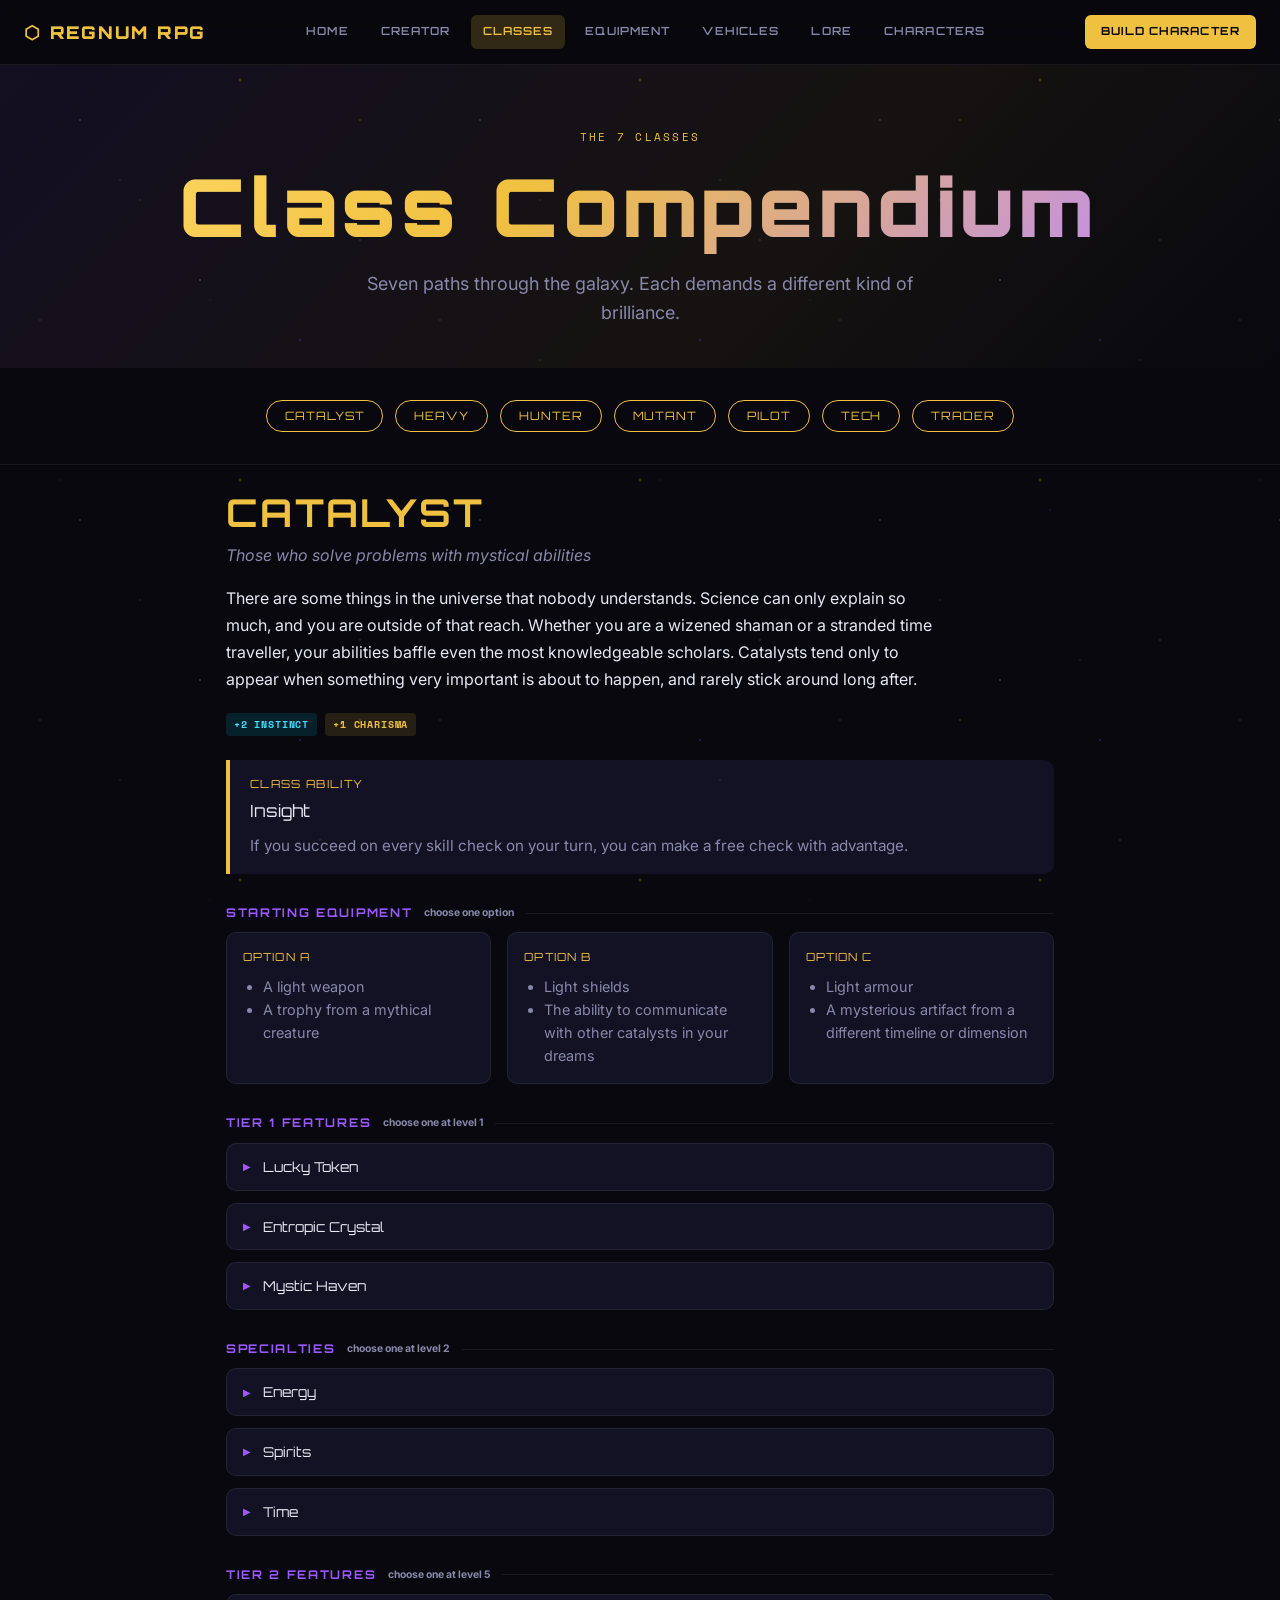
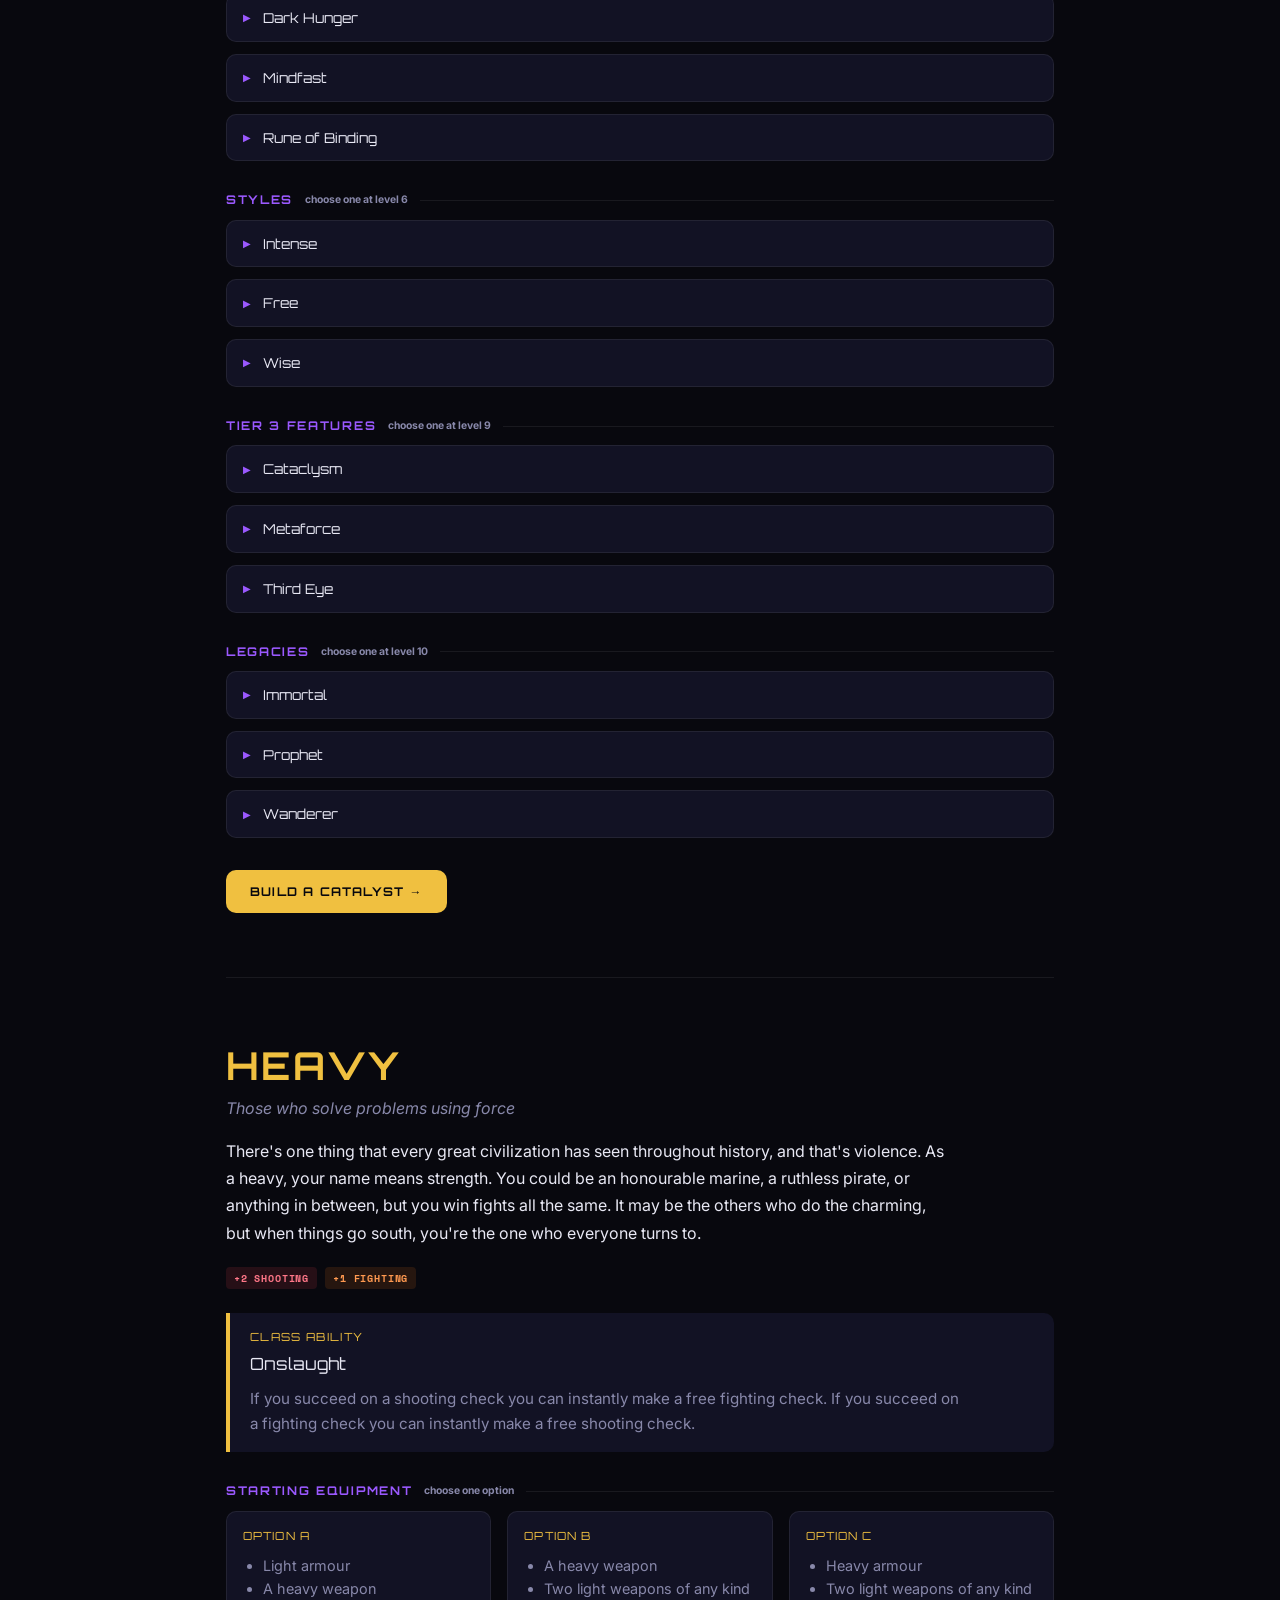
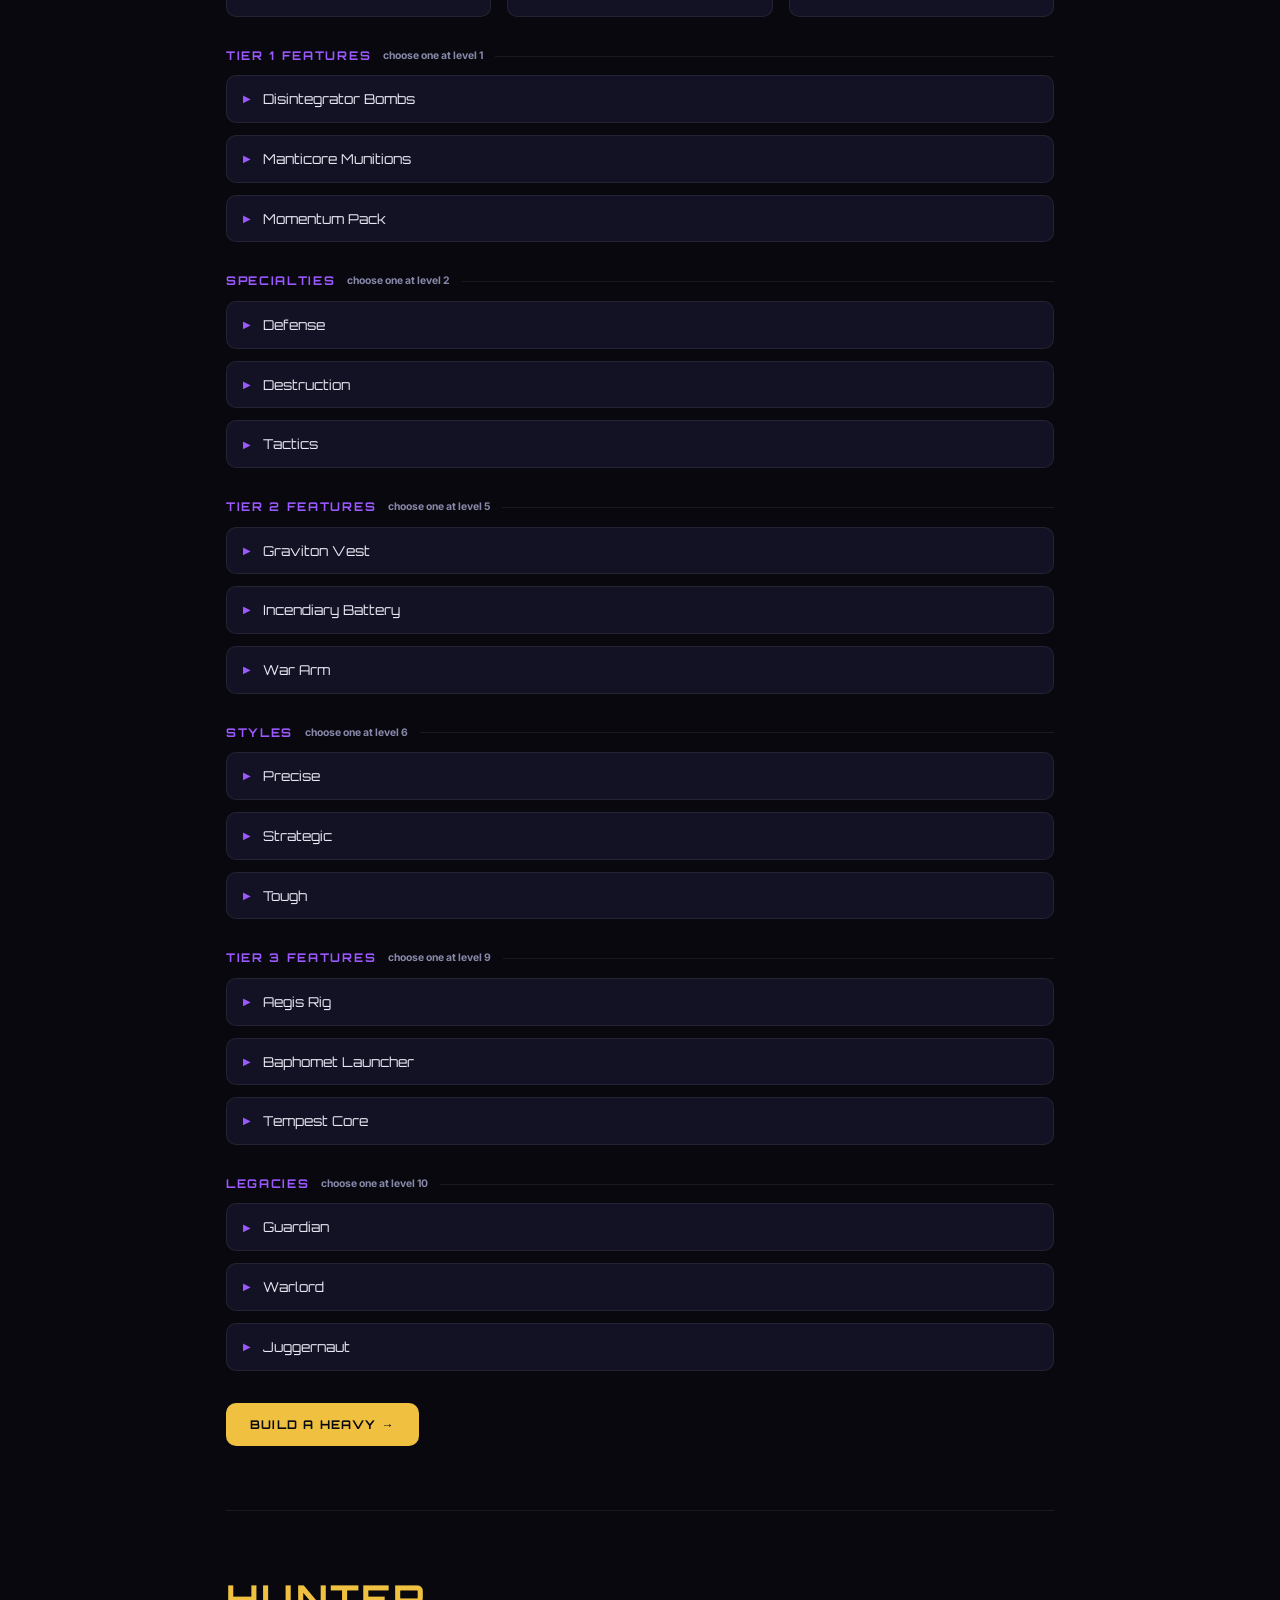
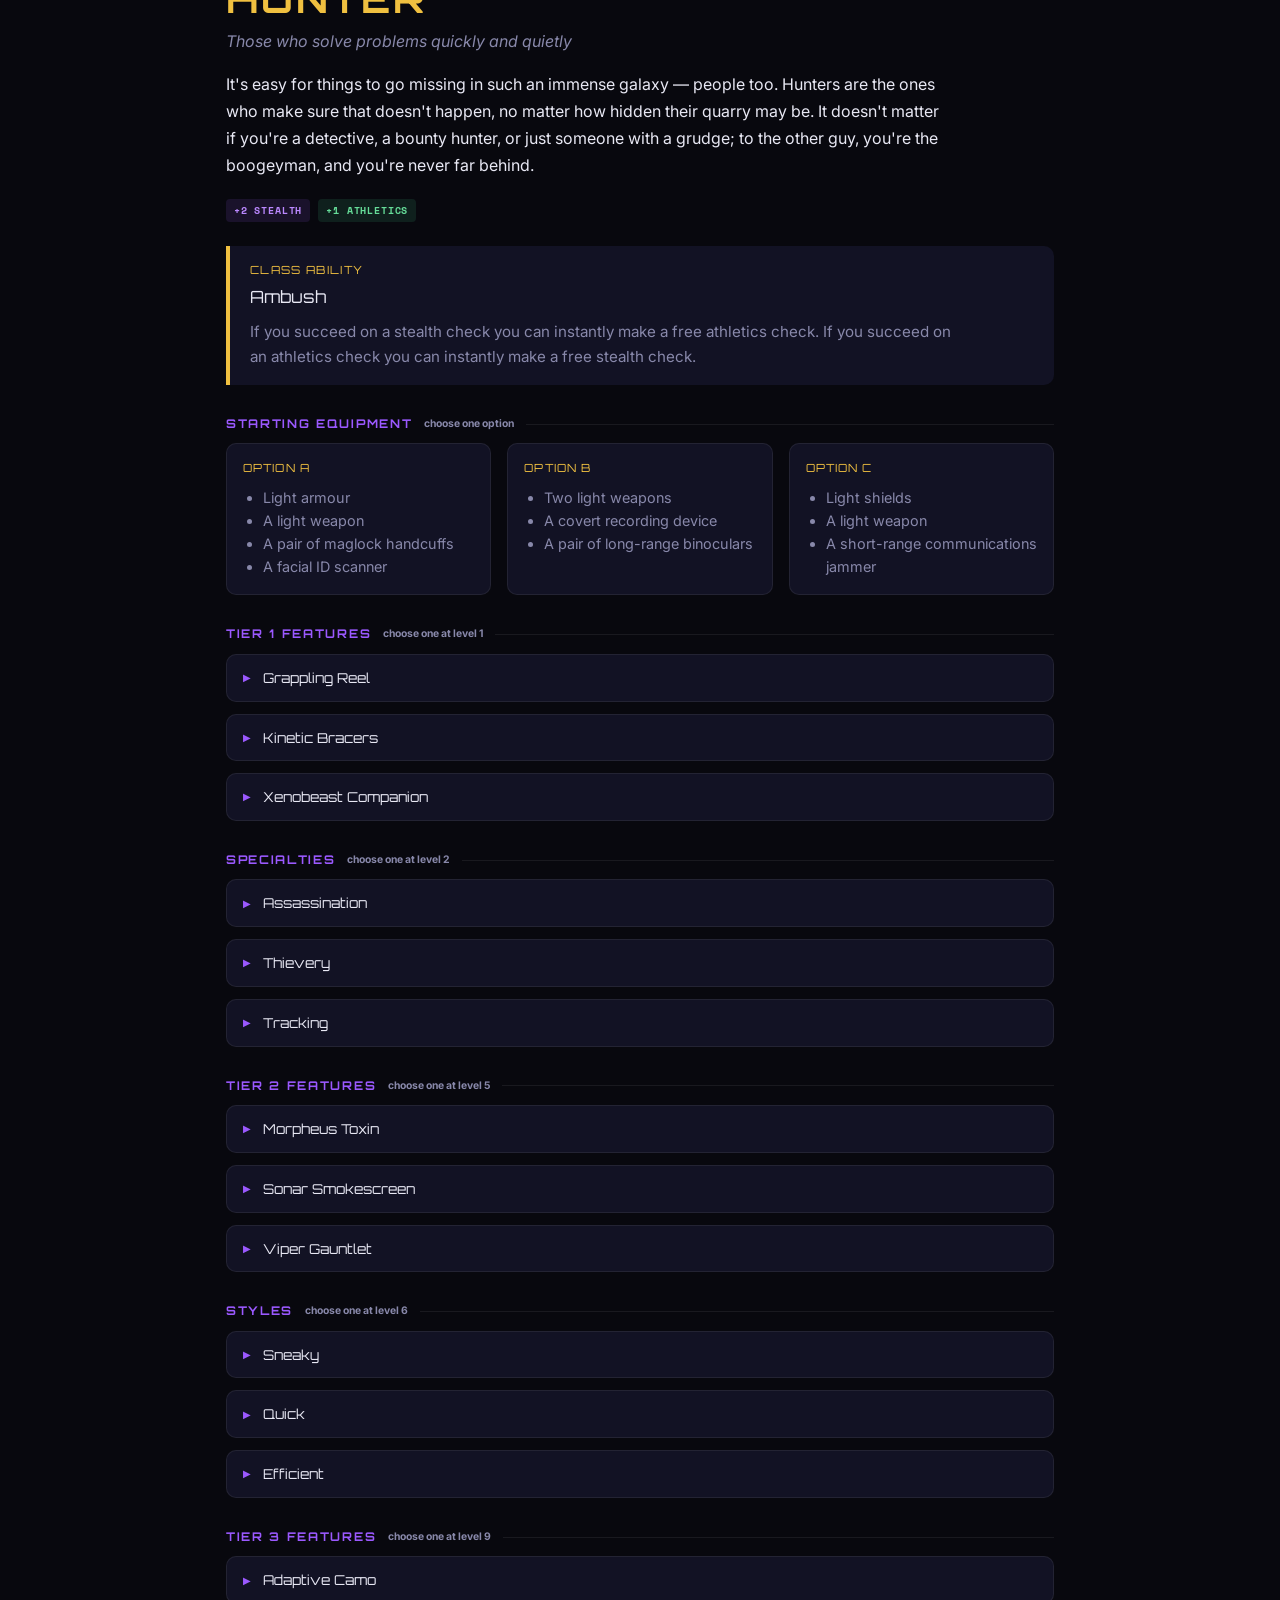
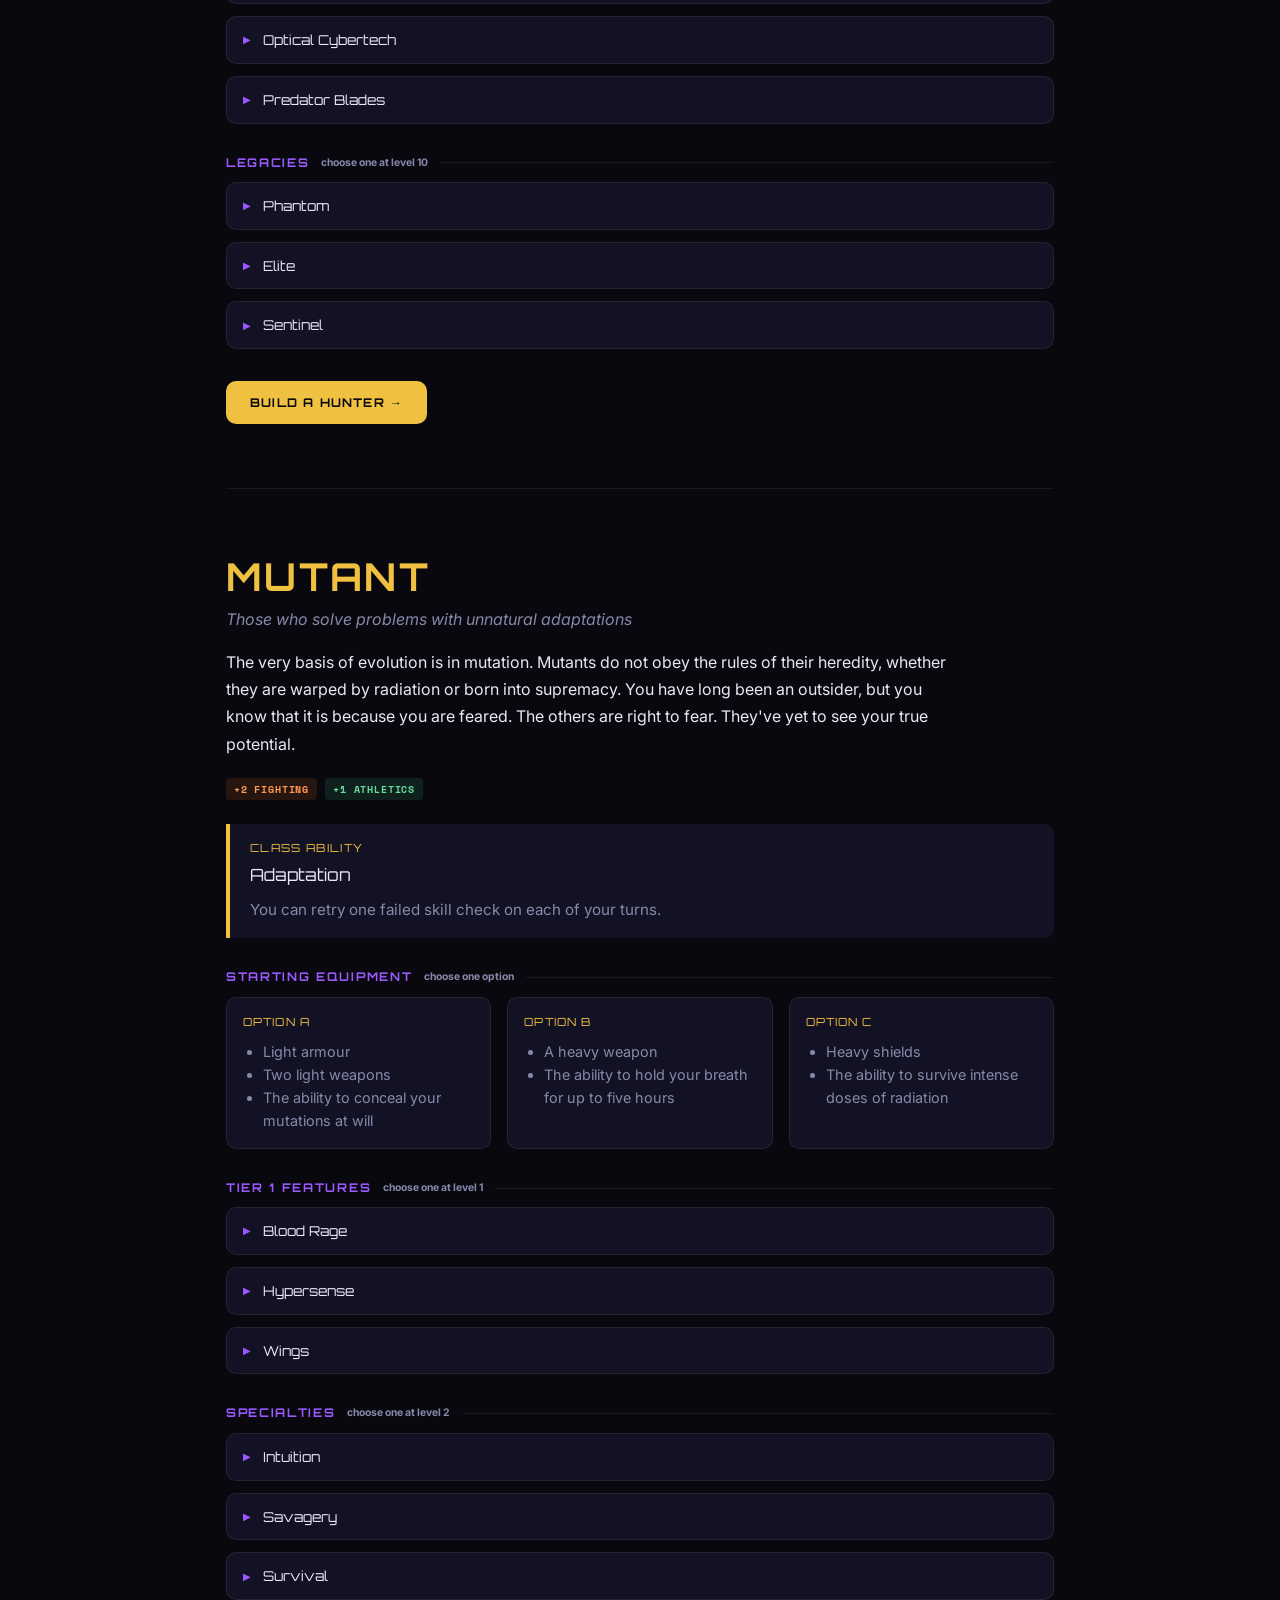
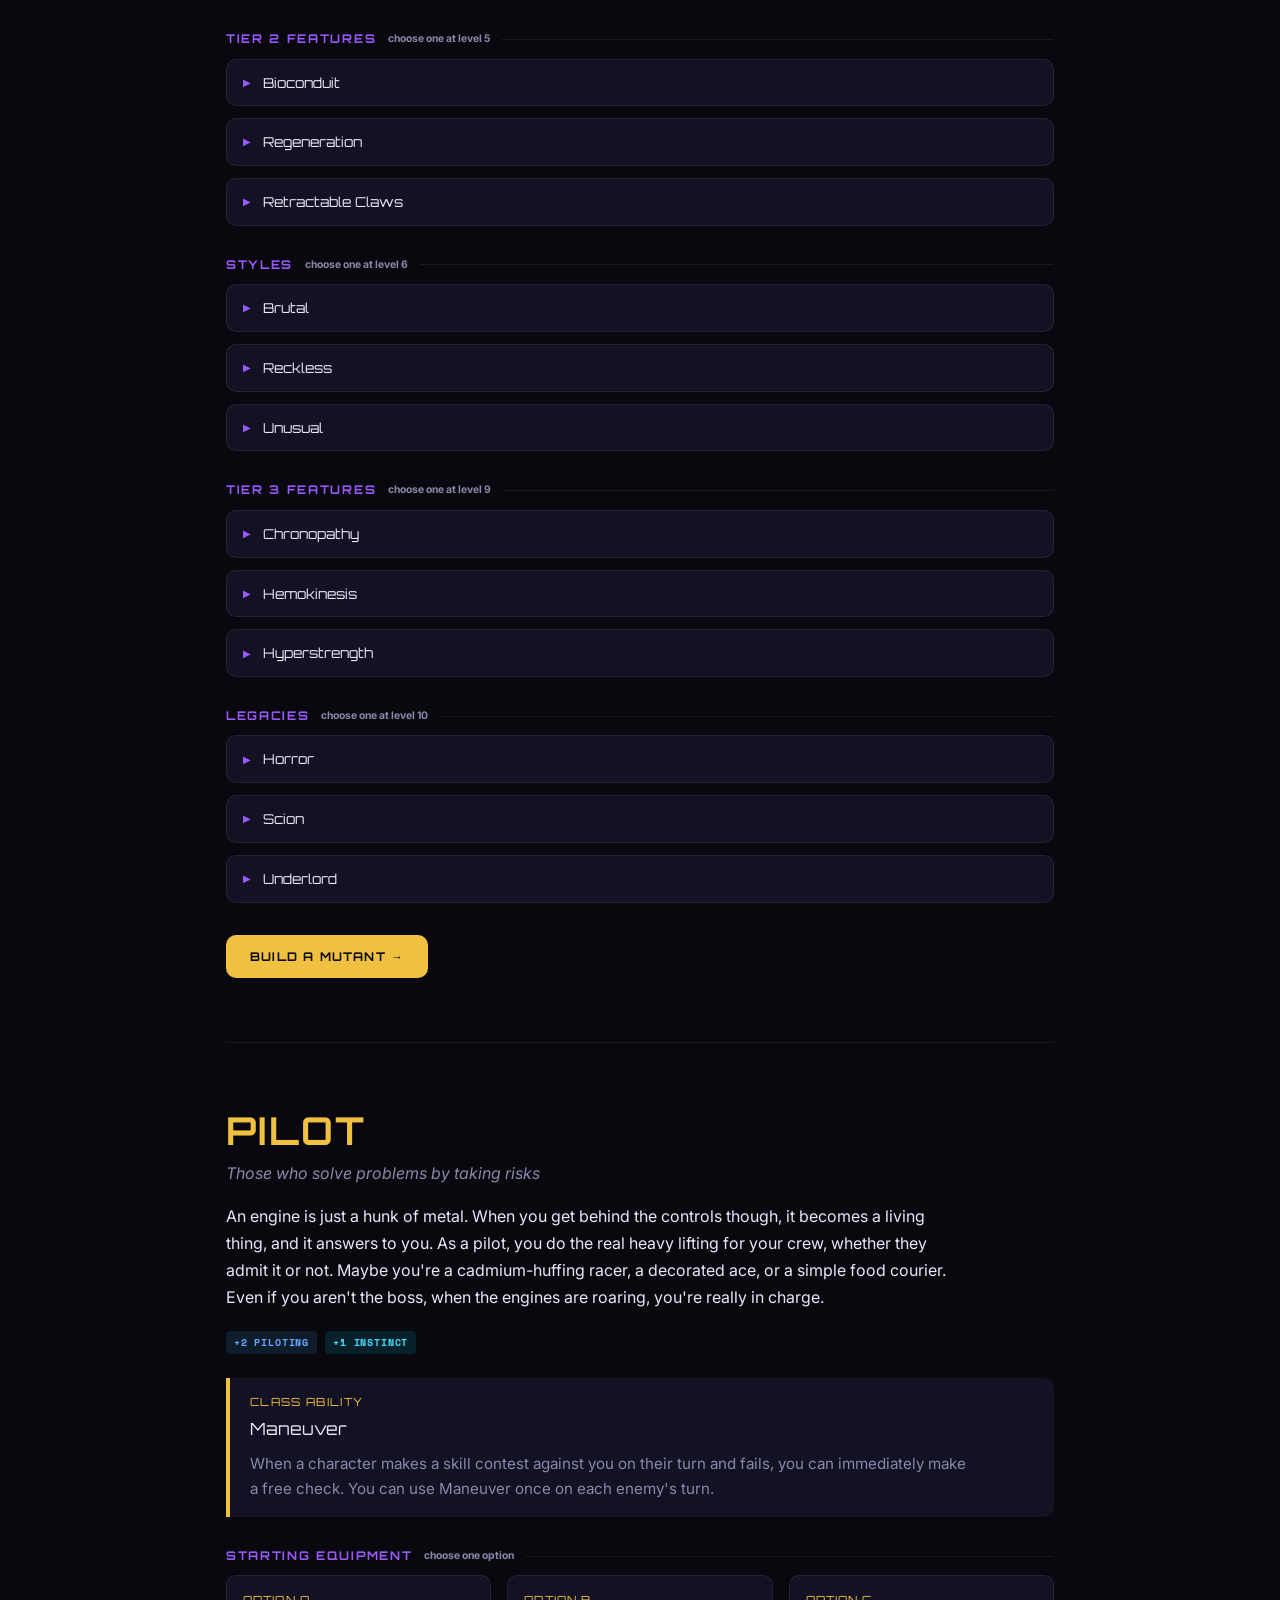
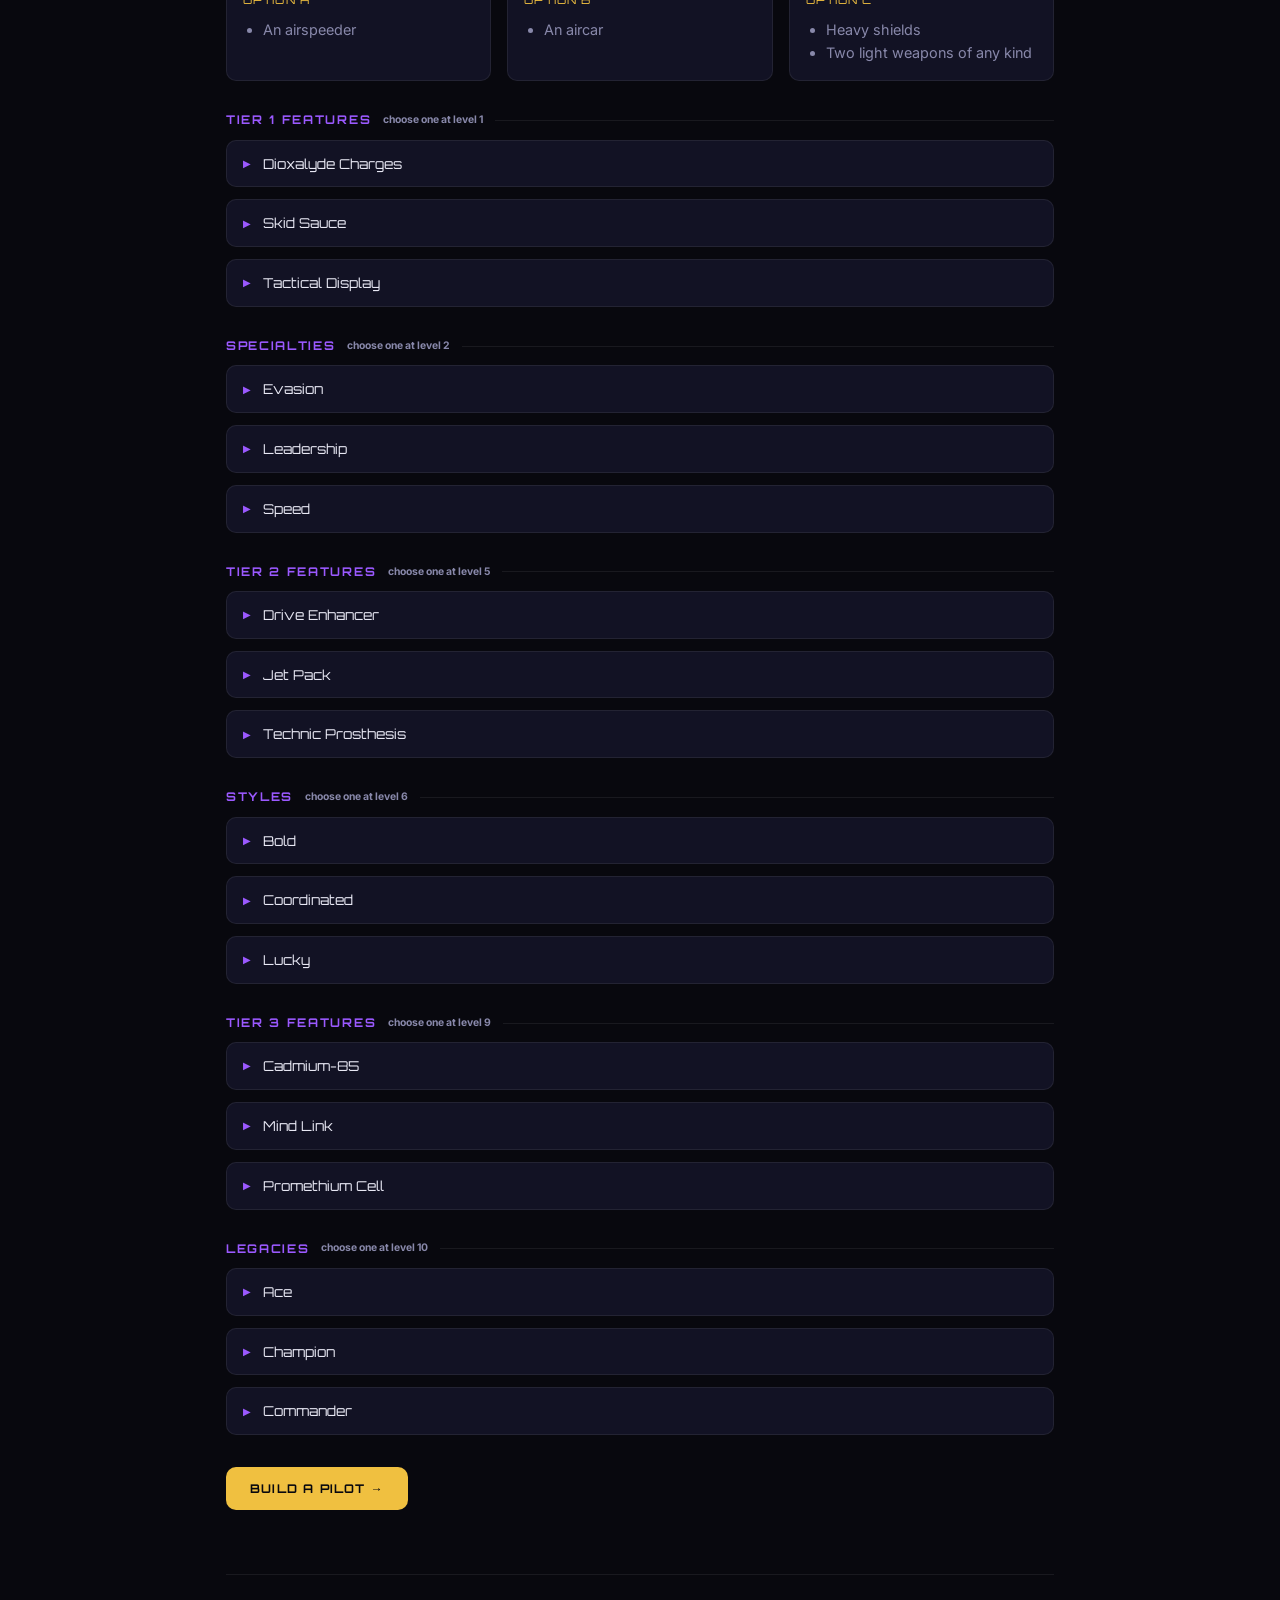
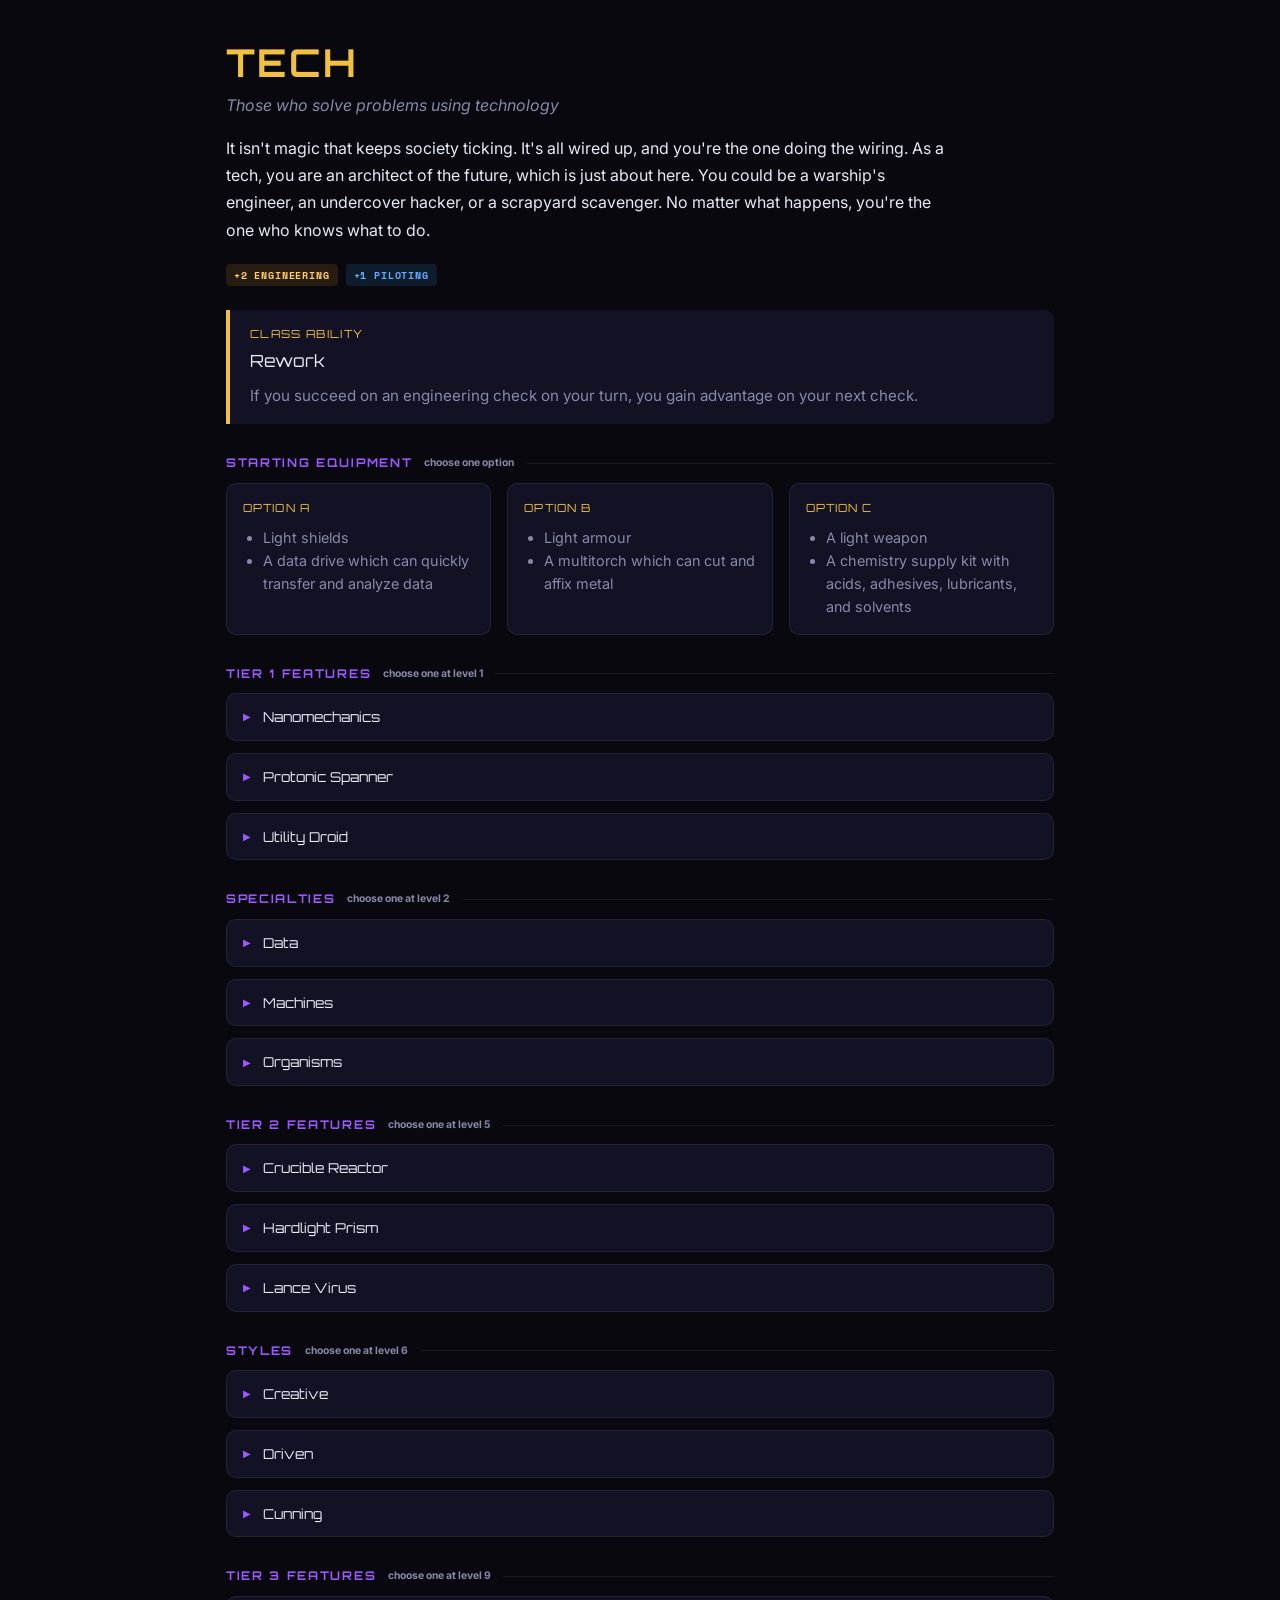
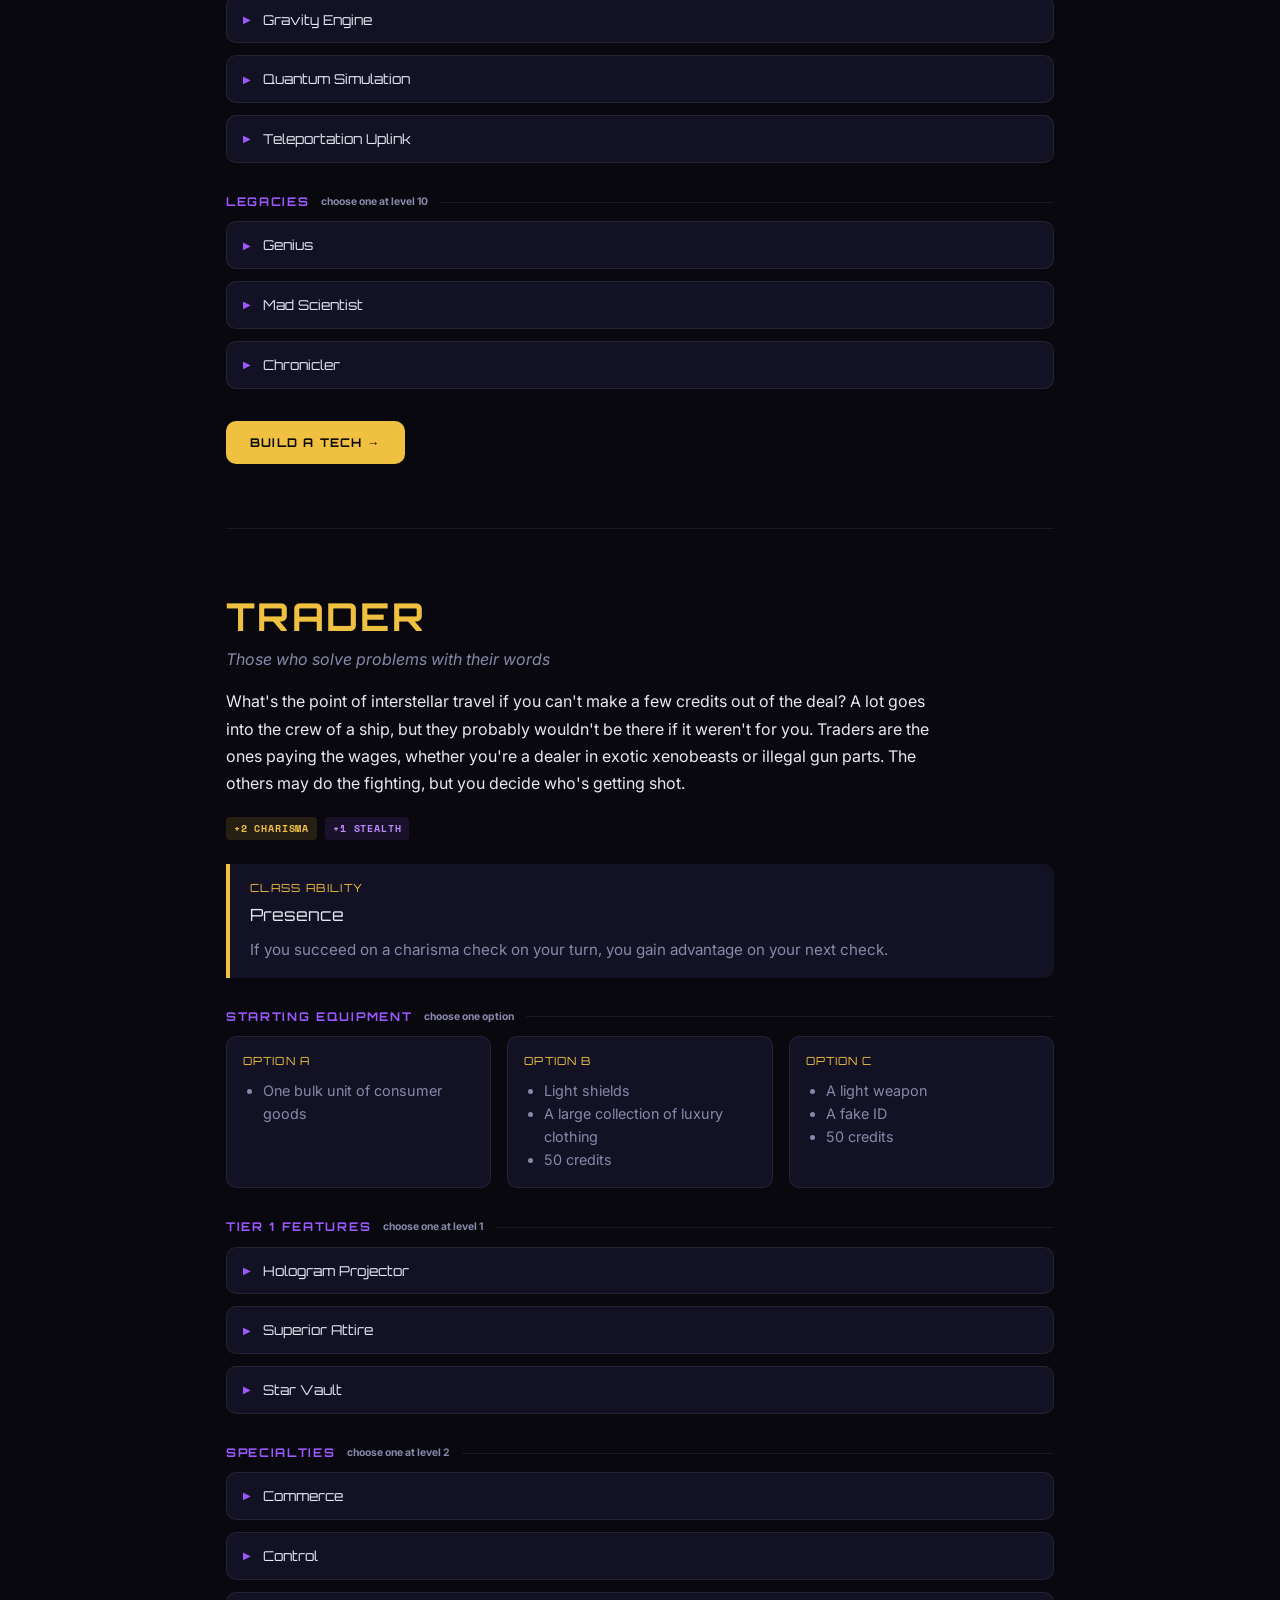
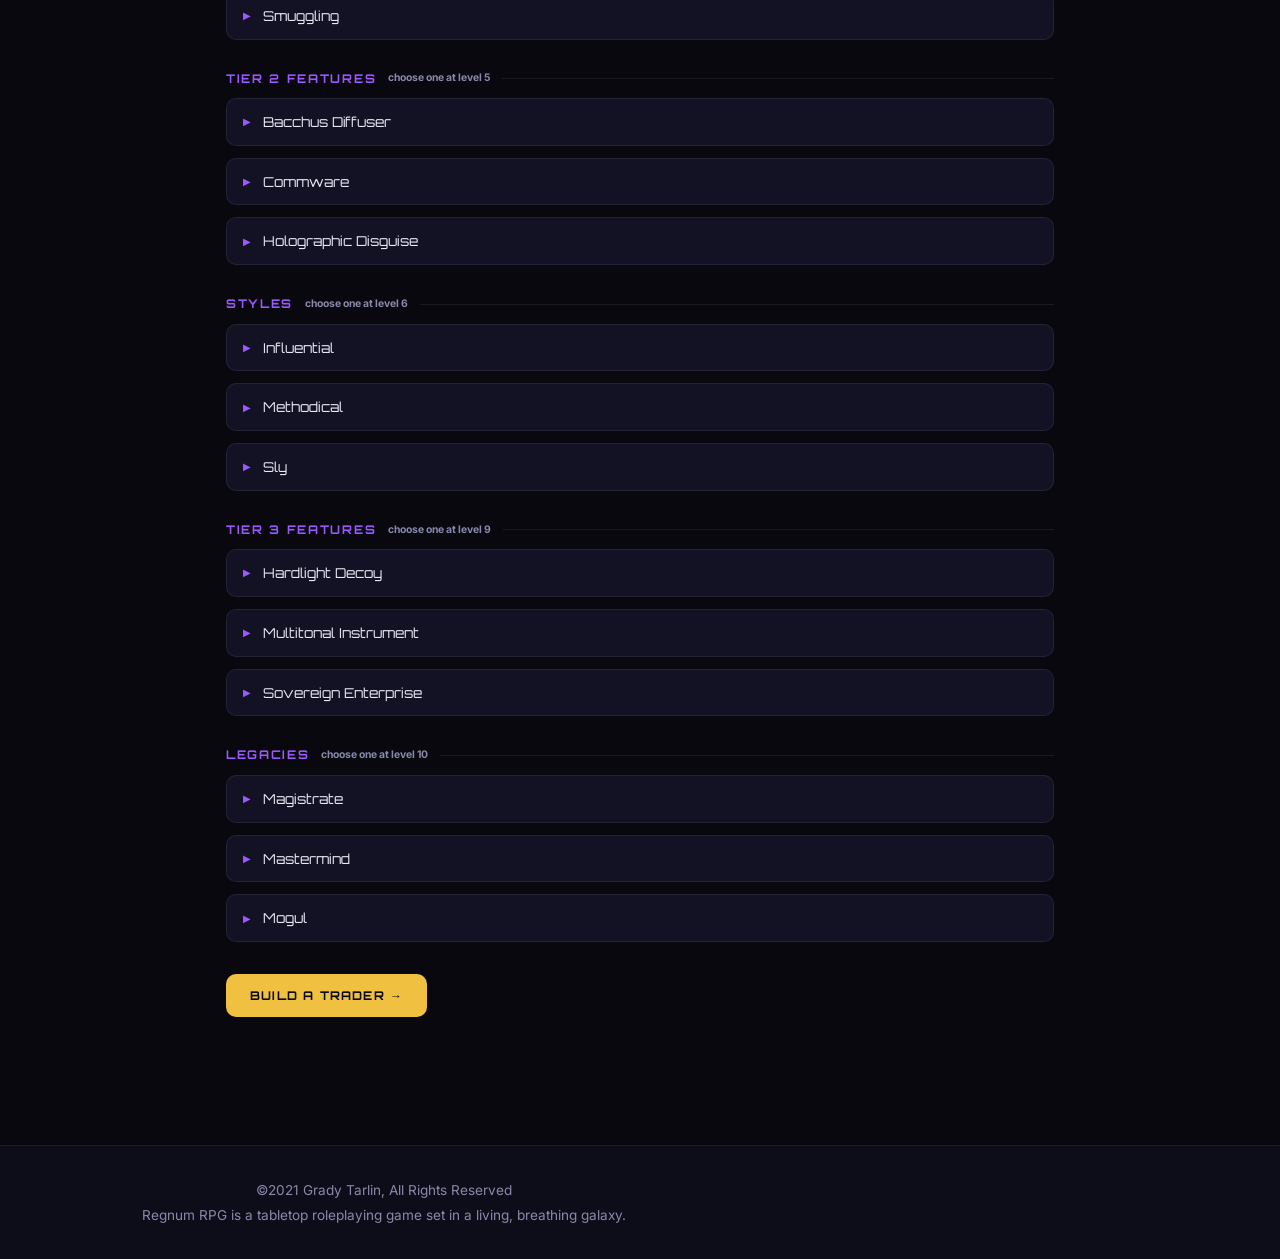
<file: classes.html>
<!DOCTYPE html>
<html lang="en">
<head>
  <meta charset="UTF-8" />
  <meta name="viewport" content="width=device-width, initial-scale=1.0" />
  <meta name="description" content="Regnum RPG Class Compendium — Seven paths through the galaxy. Each demands a different kind of brilliance." />
  <title>Class Compendium — Regnum RPG</title>
  <link rel="stylesheet" href="css/style.css" />
  <style>
    /* ── Classes page-specific layout ──────────────────────── */
    .classes-hero {
      padding: var(--space-16) 0 var(--space-10);
      text-align: center;
      background: linear-gradient(135deg, rgba(155,89,255,0.08) 0%, rgba(240,192,64,0.06) 60%, transparent 100%);
    }

    /* Quick-nav pills */
    .class-quicknav {
      display: flex;
      flex-wrap: wrap;
      gap: var(--space-3);
      justify-content: center;
      padding: var(--space-8) var(--space-4);
      position: sticky;
      top: 60px;
      z-index: 90;
      background: var(--bg);
      border-bottom: 1px solid var(--border);
    }
    .class-quicknav a {
      display: inline-block;
      padding: 6px 18px;
      border: 1px solid var(--gold);
      border-radius: 999px;
      color: var(--gold);
      font-family: var(--font-display);
      font-size: 0.72rem;
      letter-spacing: 0.08em;
      text-decoration: none;
      text-transform: uppercase;
      transition: background 0.2s, color 0.2s;
    }
    .class-quicknav a:hover,
    .class-quicknav a:focus {
      background: var(--gold);
      color: var(--bg);
    }

    /* Class sections */
    .classes-container {
      max-width: 860px;
      margin: 0 auto;
      padding: var(--space-6) var(--space-4) var(--space-16);
    }

    .class-section {
      margin-bottom: var(--space-16);
    }
    .class-section hr {
      border: none;
      border-top: 1px solid var(--border);
      margin: var(--space-16) 0 0;
    }

    /* Class header */
    .class-header {
      margin-bottom: var(--space-6);
    }
    .class-name {
      font-family: var(--font-display);
      font-size: clamp(1.6rem, 4vw, 2.4rem);
      color: var(--gold);
      letter-spacing: 0.06em;
      text-transform: uppercase;
      margin: 0 0 var(--space-2);
    }
    .class-flavor {
      font-style: italic;
      color: var(--text-muted);
      margin: 0 0 var(--space-4);
      font-size: 1rem;
    }
    .class-description {
      color: var(--text);
      line-height: 1.7;
      margin-bottom: var(--space-5);
    }
    .class-badges {
      display: flex;
      flex-wrap: wrap;
      gap: var(--space-2);
      margin-bottom: var(--space-6);
    }

    /* Class ability box */
    .class-ability {
      background: var(--surface-2);
      border-left: 4px solid var(--gold);
      border-radius: 0 var(--radius) var(--radius) 0;
      padding: var(--space-4) var(--space-5);
      margin-bottom: var(--space-8);
    }
    .class-ability-label {
      font-size: 0.7rem;
      text-transform: uppercase;
      letter-spacing: 0.12em;
      color: var(--gold);
      font-family: var(--font-display);
      margin-bottom: var(--space-1);
    }
    .class-ability-name {
      font-family: var(--font-display);
      font-size: 1.05rem;
      color: var(--text);
      margin-bottom: var(--space-2);
    }
    .class-ability-desc {
      color: var(--text-muted);
      font-size: 0.95rem;
      line-height: 1.65;
      margin: 0;
    }

    /* Section sub-headings */
    .class-subheading {
      font-family: var(--font-display);
      font-size: 0.75rem;
      text-transform: uppercase;
      letter-spacing: 0.14em;
      color: var(--purple);
      margin: var(--space-8) 0 var(--space-3);
      display: flex;
      align-items: center;
      gap: var(--space-3);
    }
    .class-subheading::after {
      content: '';
      flex: 1;
      height: 1px;
      background: var(--border);
    }
    .class-subheading small {
      font-size: 0.65rem;
      color: var(--text-muted);
      text-transform: none;
      letter-spacing: 0;
      font-family: var(--font-body);
    }

    /* Starting equipment cards */
    .equip-grid {
      display: grid;
      grid-template-columns: repeat(auto-fit, minmax(200px, 1fr));
      gap: var(--space-4);
      margin-bottom: var(--space-2);
    }
    .equip-card {
      background: var(--surface-2);
      border: 1px solid var(--border);
      border-radius: var(--radius);
      padding: var(--space-4);
    }
    .equip-card-label {
      font-family: var(--font-display);
      font-size: 0.7rem;
      text-transform: uppercase;
      letter-spacing: 0.1em;
      color: var(--gold);
      margin-bottom: var(--space-2);
    }
    .equip-card ul {
      margin: 0;
      padding-left: var(--space-5);
      list-style: disc;
    }
    .equip-card li {
      color: var(--text-muted);
      font-size: 0.9rem;
      line-height: 1.6;
    }

    /* Expandable details/summary */
    details {
      background: var(--surface-2);
      border: 1px solid var(--border);
      border-radius: var(--radius);
      margin-bottom: var(--space-3);
      overflow: hidden;
    }
    details[open] {
      border-color: rgba(155,89,255,0.3);
    }
    details summary {
      cursor: pointer;
      padding: var(--space-3) var(--space-4);
      font-family: var(--font-display);
      font-size: 0.85rem;
      color: var(--text);
      list-style: none;
      display: flex;
      align-items: center;
      gap: var(--space-3);
      user-select: none;
      transition: color 0.15s;
    }
    details summary::-webkit-details-marker { display: none; }
    details summary::before {
      content: '▶';
      color: var(--purple);
      font-size: 0.6rem;
      transition: transform 0.2s;
      flex-shrink: 0;
    }
    details[open] summary::before {
      transform: rotate(90deg);
    }
    details summary:hover {
      color: var(--gold);
    }
    .details-body {
      padding: 0 var(--space-4) var(--space-4);
      color: var(--text-muted);
      font-size: 0.92rem;
      line-height: 1.7;
      border-top: 1px solid var(--border);
      padding-top: var(--space-3);
    }

    /* Build button */
    .class-build-btn {
      margin-top: var(--space-8);
    }

    /* Loading state */
    .loading-state {
      text-align: center;
      padding: var(--space-16) var(--space-4);
      color: var(--text-muted);
      font-family: var(--font-mono);
      font-size: 0.9rem;
    }
    .loading-spinner {
      display: inline-block;
      width: 32px;
      height: 32px;
      border: 3px solid var(--border);
      border-top-color: var(--gold);
      border-radius: 50%;
      animation: spin 0.8s linear infinite;
      margin-bottom: var(--space-4);
    }
    @keyframes spin {
      to { transform: rotate(360deg); }
    }

    /* Error state */
    .error-state {
      text-align: center;
      padding: var(--space-10) var(--space-4);
      color: #ff6b6b;
      font-family: var(--font-mono);
      font-size: 0.9rem;
    }

    /* Footer override to match brief */
    .site-footer {
      background: var(--surface);
      border-top: 1px solid var(--border);
      padding: var(--space-8) 0;
      text-align: center;
      color: var(--text-muted);
      font-size: 0.85rem;
      line-height: 1.8;
    }
    .site-footer p { margin: 0; }
  </style>
</head>
<body>

<div class="page-wrapper">

  <!-- ════════════════════════════════════════════════
       STARFIELD
  ═══════════════════════════════════════════════════ -->
  <div class="starfield" aria-hidden="true"></div>

  <!-- ════════════════════════════════════════════════
       NAVIGATION
  ═══════════════════════════════════════════════════ -->
  <nav class="nav" id="nav" role="navigation" aria-label="Main navigation">
    <div class="nav-inner">

      <a href="index.html" class="nav-logo" aria-label="Regnum RPG Home">
        ⬡ REGNUM RPG
      </a>

      <div class="nav-links" role="list">
        <a href="index.html"            class="nav-link" role="listitem">Home</a>
        <a href="character-creator.html" class="nav-link" role="listitem">Creator</a>
        <a href="classes.html"          class="nav-link active" role="listitem">Classes</a>
        <a href="equipment.html"        class="nav-link" role="listitem">Equipment</a>
        <a href="vehicles.html"         class="nav-link" role="listitem">Vehicles</a>
        <a href="lore.html"             class="nav-link" role="listitem">Lore</a>
        <a href="characters.html"       class="nav-link" role="listitem">Characters</a>
      </div>

      <a href="character-creator.html" class="nav-cta">Build Character</a>

      <button class="nav-hamburger" aria-label="Toggle mobile menu" aria-expanded="false">
        <span></span>
        <span></span>
        <span></span>
      </button>

    </div><!-- /nav-inner -->

    <div class="nav-mobile" role="list" aria-label="Mobile navigation">
      <a href="index.html"            class="nav-link" role="listitem">Home</a>
      <a href="character-creator.html" class="nav-link" role="listitem">Creator</a>
      <a href="classes.html"          class="nav-link" role="listitem">Classes</a>
      <a href="equipment.html"        class="nav-link" role="listitem">Equipment</a>
      <a href="vehicles.html"         class="nav-link" role="listitem">Vehicles</a>
      <a href="lore.html"             class="nav-link" role="listitem">Lore</a>
      <a href="characters.html"       class="nav-link" role="listitem">Characters</a>
      <a href="character-creator.html" class="nav-cta" style="margin-top:8px;text-align:center;">Build Character</a>
    </div>
  </nav>

  <!-- ════════════════════════════════════════════════
       HERO
  ═══════════════════════════════════════════════════ -->
  <section class="classes-hero" aria-labelledby="classes-page-heading">
    <div class="container">
      <span class="section-label">The 7 Classes</span>
      <h1 id="classes-page-heading" class="display-1 text-gradient" style="margin: var(--space-3) 0 var(--space-4);">
        Class Compendium
      </h1>
      <p class="text-lg text-muted" style="max-width: 52ch; margin: 0 auto;">
        Seven paths through the galaxy. Each demands a different kind of brilliance.
      </p>
    </div>
  </section>

  <!-- ════════════════════════════════════════════════
       QUICK-NAV PILLS
  ═══════════════════════════════════════════════════ -->
  <nav class="class-quicknav" aria-label="Jump to class">
    <a href="#class-catalyst">Catalyst</a>
    <a href="#class-heavy">Heavy</a>
    <a href="#class-hunter">Hunter</a>
    <a href="#class-mutant">Mutant</a>
    <a href="#class-pilot">Pilot</a>
    <a href="#class-tech">Tech</a>
    <a href="#class-trader">Trader</a>
  </nav>

  <!-- ════════════════════════════════════════════════
       MAIN CONTENT
  ═══════════════════════════════════════════════════ -->
  <main class="main-content">
    <div class="classes-container">

      <!-- Loading / error / rendered content lands here -->
      <div id="classes-container">
        <div class="loading-state" aria-live="polite" aria-label="Loading class data">
          <div class="loading-spinner" aria-hidden="true"></div>
          <p>Loading class data…</p>
        </div>
      </div>

    </div>
  </main>

  <!-- ════════════════════════════════════════════════
       FOOTER
  ═══════════════════════════════════════════════════ -->
  <footer class="site-footer">
    <div class="container">
      <p>©2021 Grady Tarlin, All Rights Reserved</p>
      <p>Regnum RPG is a tabletop roleplaying game set in a living, breathing galaxy.</p>
    </div>
  </footer>

</div><!-- /page-wrapper -->

<script src="js/main.js"></script>
<script>
(function () {
  'use strict';

  /* ── Skill → badge class map ─────────────────────────── */
  const SKILL_BADGE = {
    shooting:    'badge-shooting',
    fighting:    'badge-fighting',
    athletics:   'badge-athletics',
    piloting:    'badge-piloting',
    engineering: 'badge-engineering',
    charisma:    'badge-charisma',
    stealth:     'badge-stealth',
    instinct:    'badge-instinct',
  };

  /* ── Helpers ────────────────────────────────────────── */
  function cap(str) {
    return str.charAt(0).toUpperCase() + str.slice(1);
  }

  function escapeHTML(str) {
    return String(str)
      .replace(/&/g, '&amp;')
      .replace(/</g, '&lt;')
      .replace(/>/g, '&gt;')
      .replace(/"/g, '&quot;');
  }

  /* ── Render helpers ─────────────────────────────────── */
  function renderBadges(skillBonuses) {
    return skillBonuses.map(function (sb) {
      var cls = SKILL_BADGE[sb.skill] || '';
      return '<span class="badge ' + cls + '">+' + sb.amount + ' ' + cap(sb.skill) + '</span>';
    }).join('');
  }

  function renderEquipment(startingEquipment) {
    var cards = startingEquipment.map(function (opt) {
      var items = opt.items.map(function (it) {
        return '<li>' + escapeHTML(it) + '</li>';
      }).join('');
      return (
        '<div class="equip-card">' +
          '<div class="equip-card-label">' + escapeHTML(opt.label) + '</div>' +
          '<ul>' + items + '</ul>' +
        '</div>'
      );
    }).join('');
    return '<div class="equip-grid">' + cards + '</div>';
  }

  function renderDetails(features) {
    return features.map(function (f) {
      return (
        '<details>' +
          '<summary>' + escapeHTML(f.name) + '</summary>' +
          '<div class="details-body">' + escapeHTML(f.description) + '</div>' +
        '</details>'
      );
    }).join('');
  }

  function renderSubSection(title, subtitle, features) {
    return (
      '<h3 class="class-subheading">' + escapeHTML(title) +
        (subtitle ? ' <small>' + escapeHTML(subtitle) + '</small>' : '') +
      '</h3>' +
      renderDetails(features)
    );
  }

  /* ── Render a single class section ─────────────────── */
  function renderClass(cls, isLast) {
    var html = '';

    html += '<section id="class-' + escapeHTML(cls.id) + '" class="class-section" aria-labelledby="class-heading-' + escapeHTML(cls.id) + '">';

    /* Header */
    html += '<div class="class-header">';
    html += '<h2 id="class-heading-' + escapeHTML(cls.id) + '" class="class-name">' + escapeHTML(cls.name) + '</h2>';
    html += '<p class="class-flavor">' + escapeHTML(cls.flavor) + '</p>';
    html += '<p class="class-description">' + escapeHTML(cls.description) + '</p>';
    html += '<div class="class-badges">' + renderBadges(cls.skillBonuses) + '</div>';
    html += '</div>';

    /* Class Ability */
    html += '<div class="class-ability" role="region" aria-label="Class Ability">';
    html += '<div class="class-ability-label">Class Ability</div>';
    html += '<div class="class-ability-name">' + escapeHTML(cls.classAbility.name) + '</div>';
    html += '<p class="class-ability-desc">' + escapeHTML(cls.classAbility.description) + '</p>';
    html += '</div>';

    /* Starting Equipment */
    html += '<h3 class="class-subheading">Starting Equipment <small>choose one option</small></h3>';
    html += renderEquipment(cls.startingEquipment);

    /* Tier 1 Features */
    html += renderSubSection('Tier 1 Features', 'choose one at level 1', cls.tier1Features);

    /* Specialties */
    html += renderSubSection('Specialties', 'choose one at level 2', cls.specialties);

    /* Tier 2 Features */
    html += renderSubSection('Tier 2 Features', 'choose one at level 5', cls.tier2Features);

    /* Styles */
    html += renderSubSection('Styles', 'choose one at level 6', cls.styles);

    /* Tier 3 Features */
    html += renderSubSection('Tier 3 Features', 'choose one at level 9', cls.tier3Features);

    /* Legacies */
    html += renderSubSection('Legacies', 'choose one at level 10', cls.legacies);

    /* Build CTA */
    html += (
      '<div class="class-build-btn">' +
        '<a href="character-creator.html?class=' + encodeURIComponent(cls.id) + '" class="btn btn-primary">' +
          'Build a ' + escapeHTML(cls.name) + ' →' +
        '</a>' +
      '</div>'
    );

    /* Separator (not after last) */
    if (!isLast) {
      html += '<hr aria-hidden="true" />';
    }

    html += '</section>';
    return html;
  }

  /* ── Main fetch & render ────────────────────────────── */
  function renderClasses(data) {
    var container = document.getElementById('classes-container');
    if (!container) return;

    var classes = data.classes;
    if (!Array.isArray(classes) || classes.length === 0) {
      container.innerHTML = '<div class="error-state">No class data found.</div>';
      return;
    }

    var html = '';
    classes.forEach(function (cls, i) {
      html += renderClass(cls, i === classes.length - 1);
    });

    container.innerHTML = html;
  }

  function showError(msg) {
    var container = document.getElementById('classes-container');
    if (container) {
      container.innerHTML = '<div class="error-state">⚠ ' + escapeHTML(msg) + '</div>';
    }
  }

  /* ── Fetch ───────────────────────────────────────────── */
  fetch('data/classes.json')
    .then(function (res) {
      if (!res.ok) throw new Error('HTTP ' + res.status + ' — could not load data/classes.json');
      return res.json();
    })
    .then(renderClasses)
    .catch(function (err) {
      showError(err.message || 'Failed to load class data.');
      console.error('[Regnum] classes.html fetch error:', err);
    });

})();
</script>
</body>
</html>
</file>
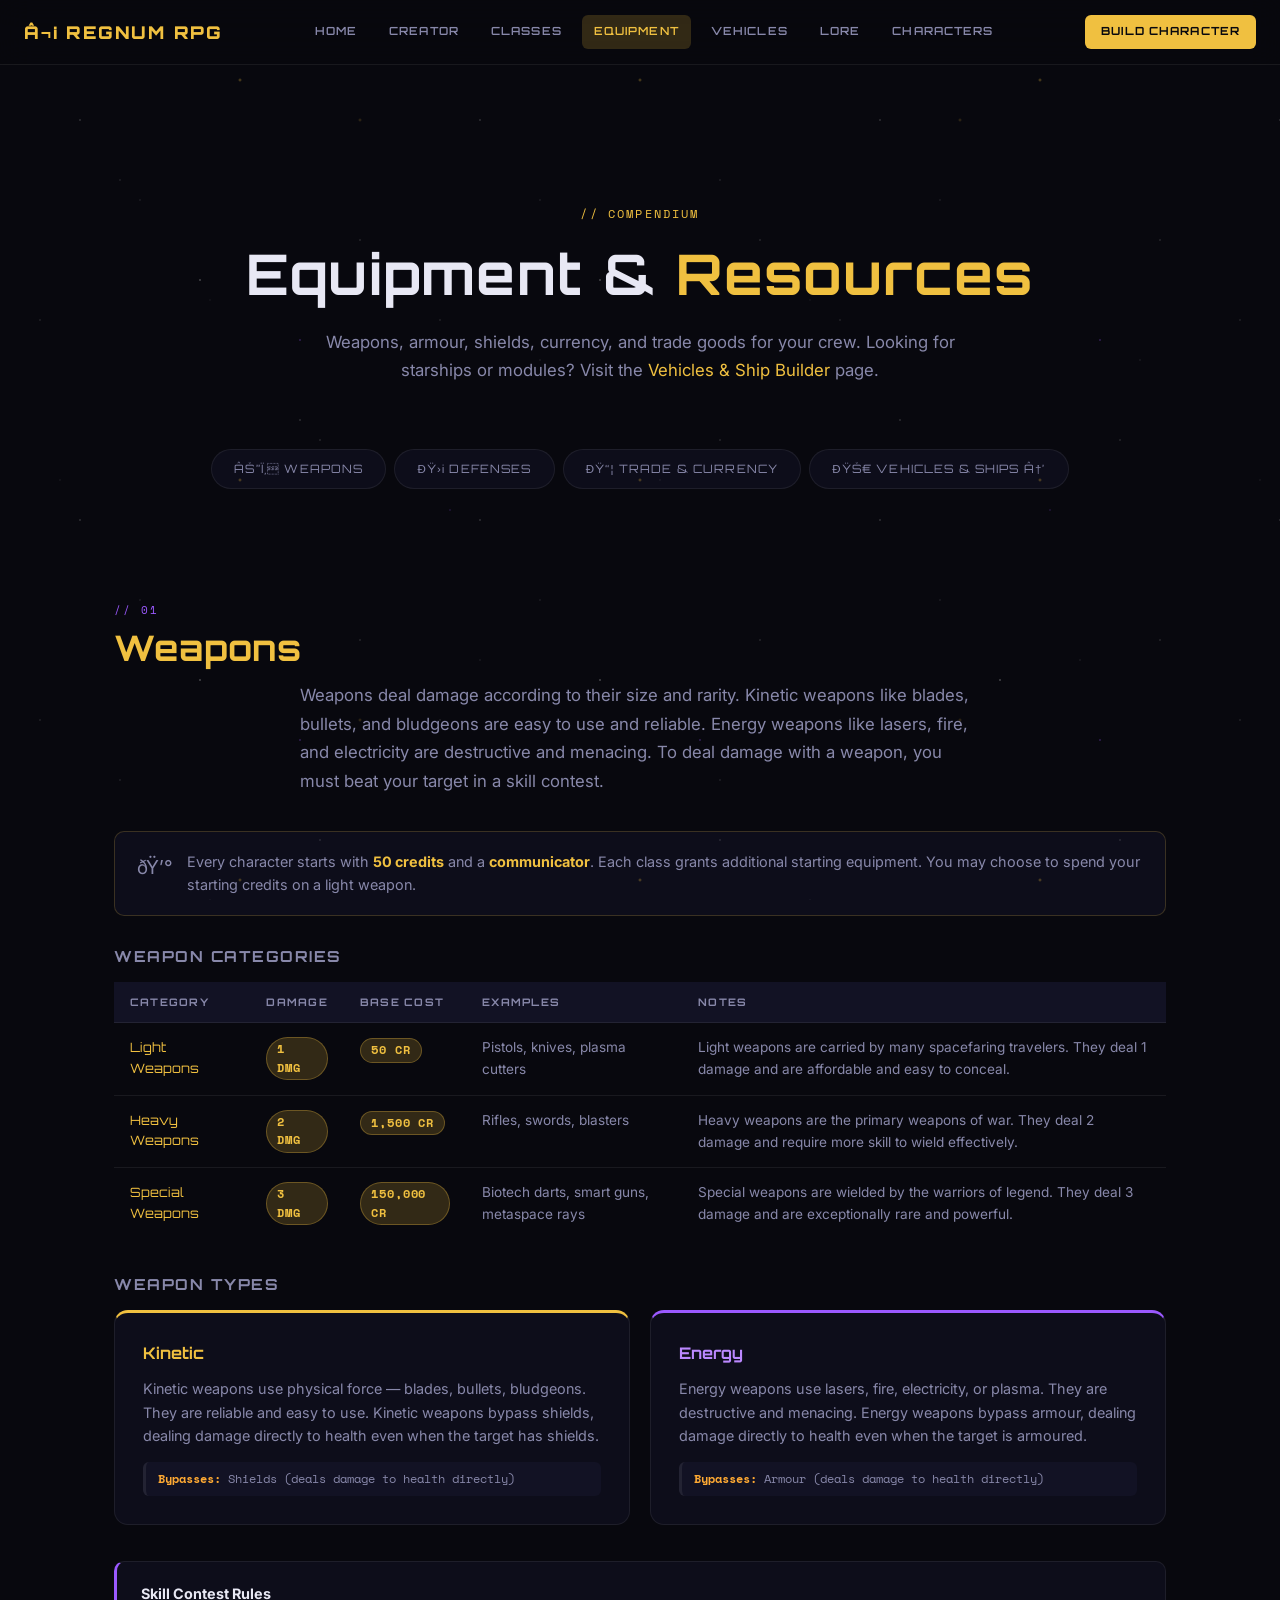
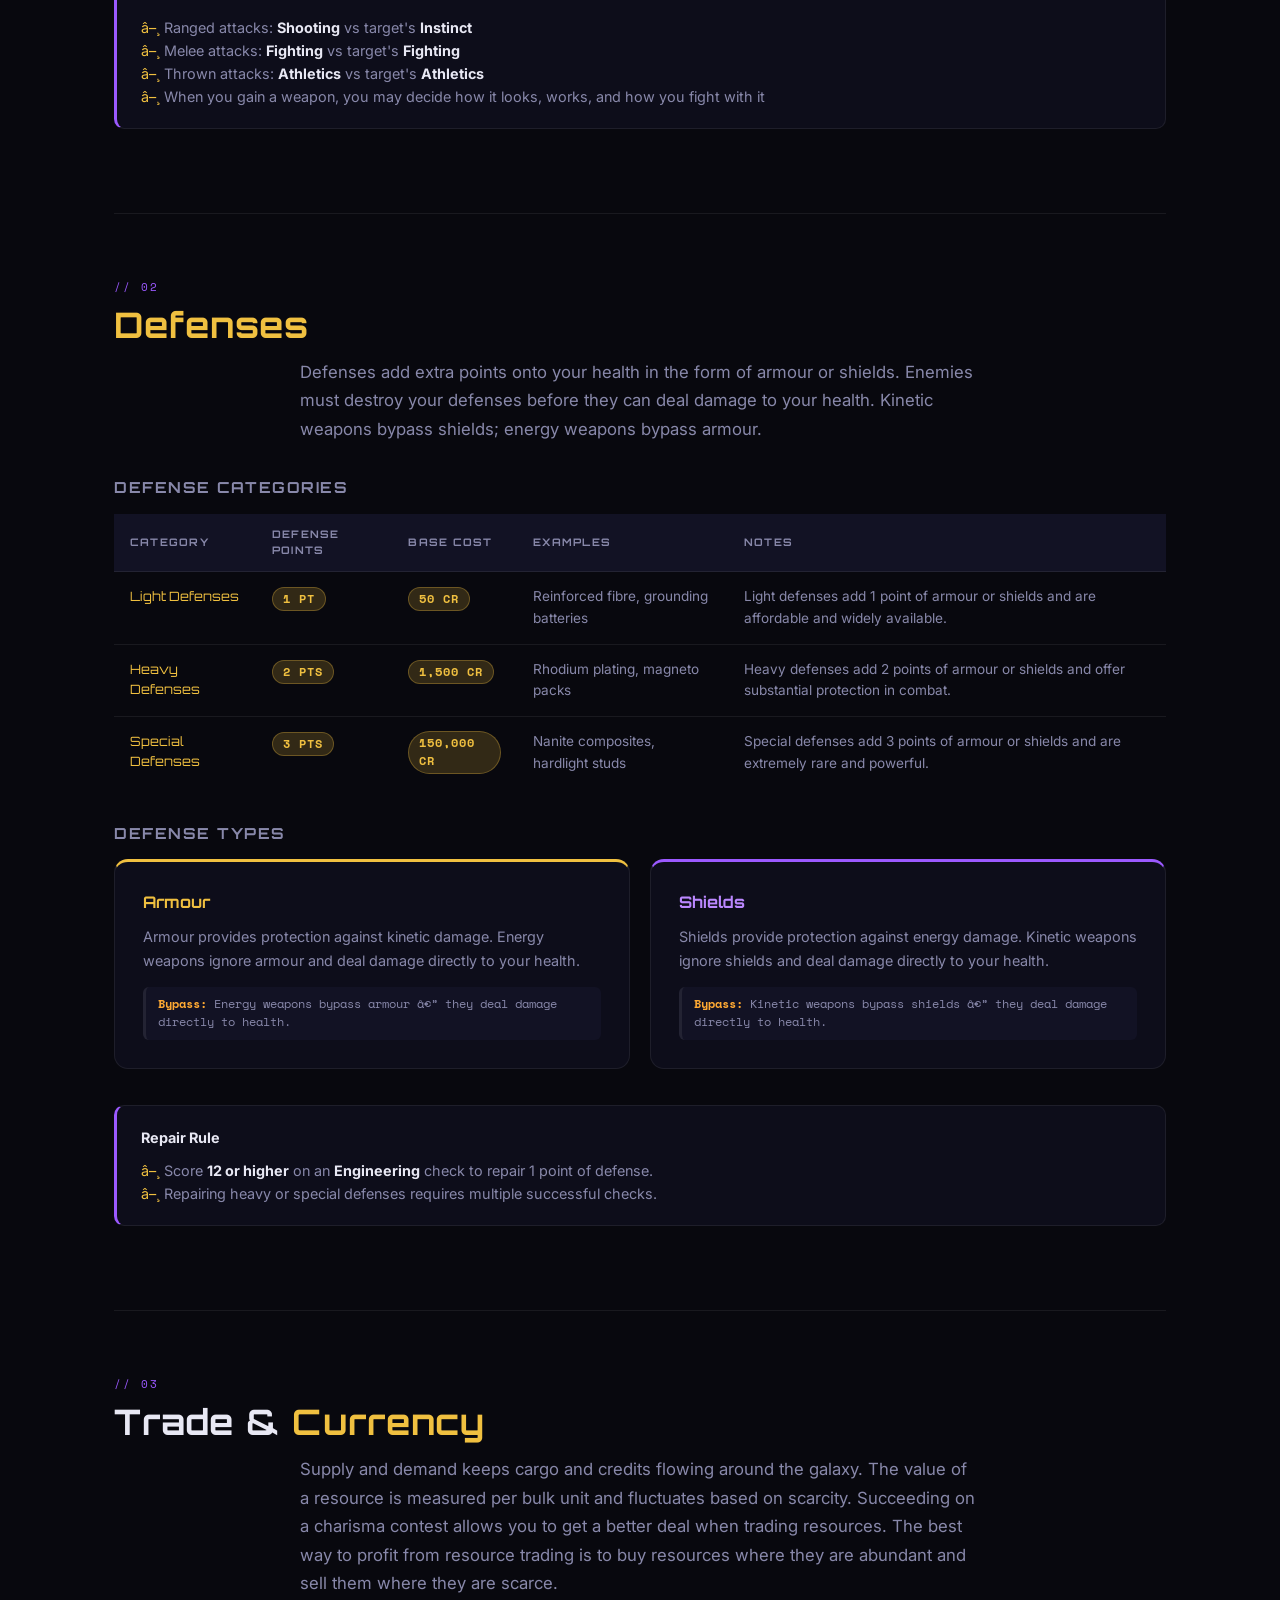
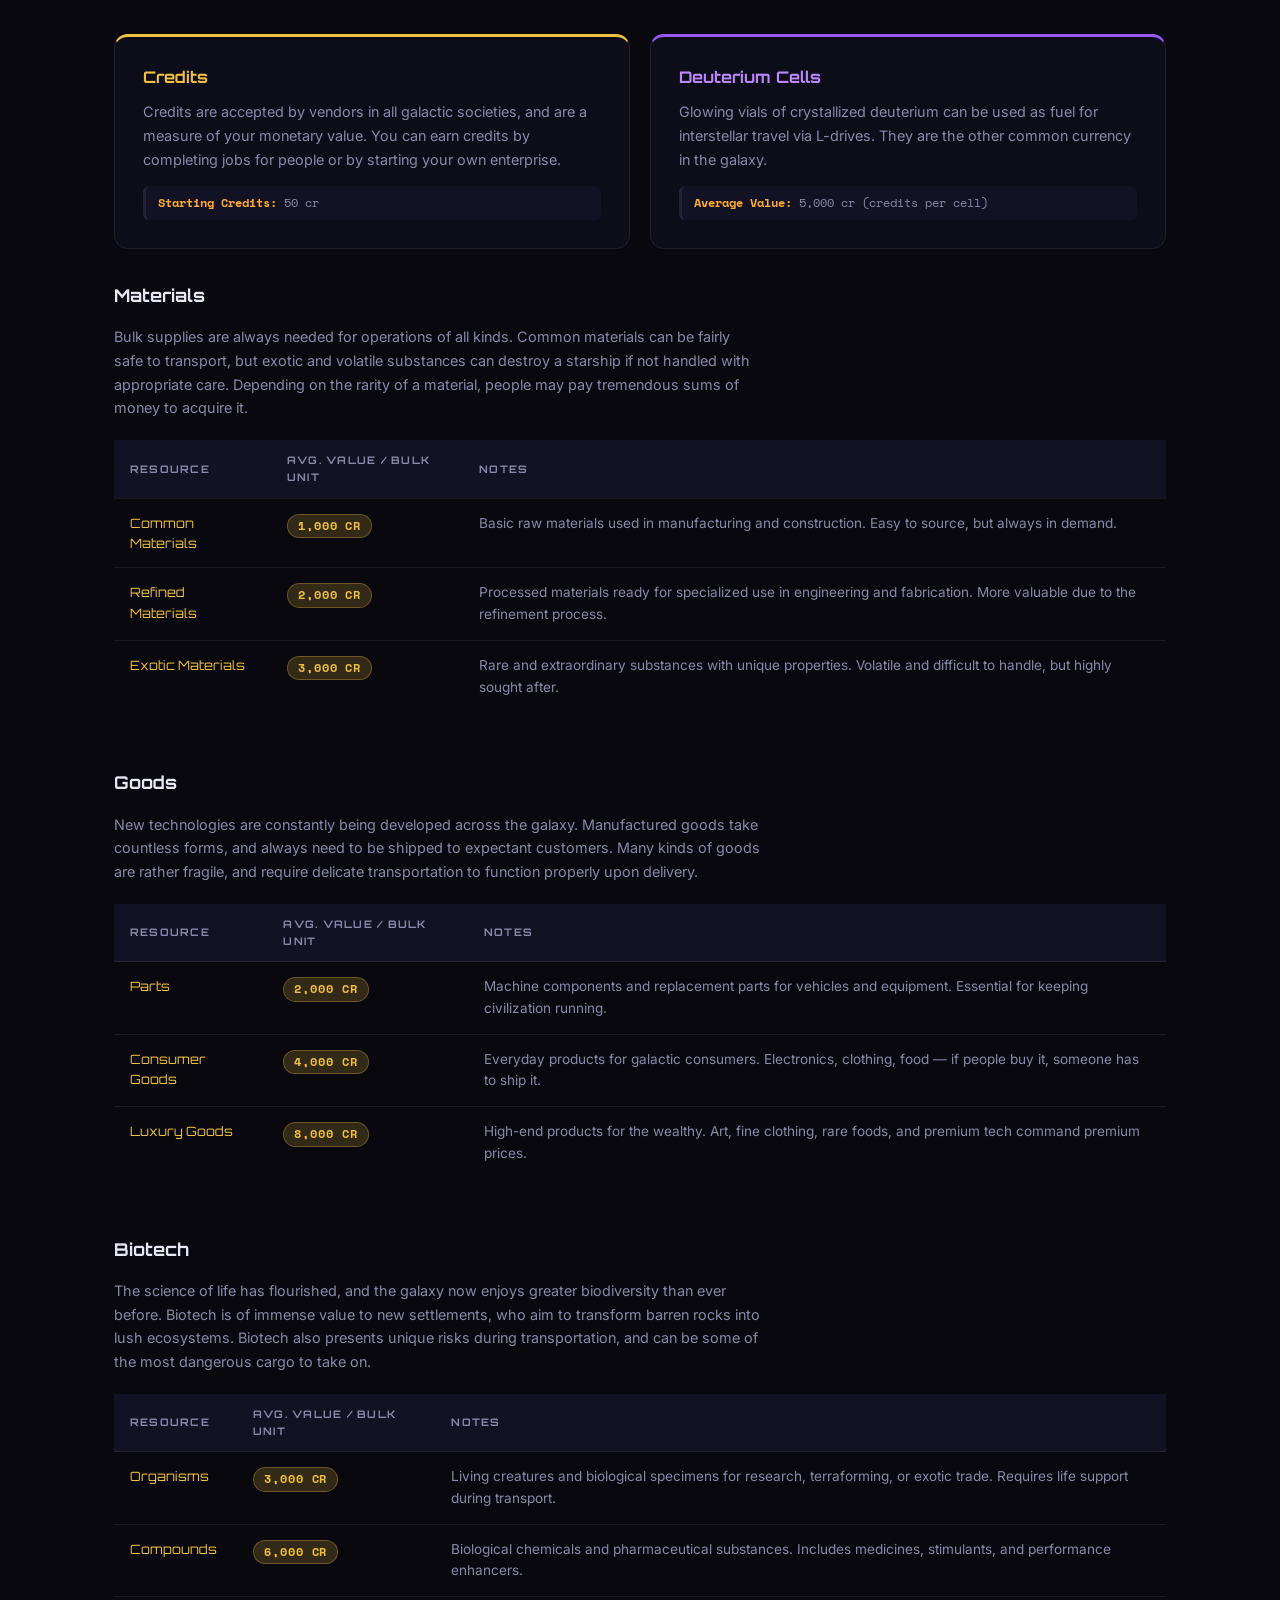
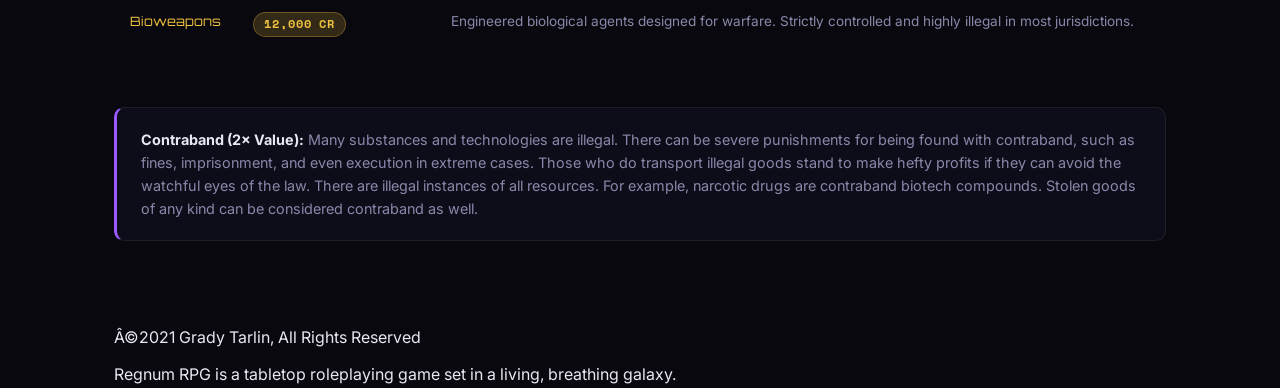
<file: equipment.html>
﻿<!DOCTYPE html>
<html lang="en">
<head>
  <meta charset="UTF-8" />
  <meta name="viewport" content="width=device-width, initial-scale=1.0" />
  <title>Equipment &amp; Resources â€” Regnum RPG</title>
  <meta name="description" content="Weapons, defenses, currency, and trade resources for the Regnum RPG tabletop game." />
  <link rel="stylesheet" href="css/style.css" />
  <style>
    /* â”€â”€ PAGE HERO â”€â”€â”€â”€â”€â”€â”€â”€â”€â”€â”€â”€â”€â”€â”€â”€â”€â”€â”€â”€â”€â”€â”€â”€â”€â”€â”€â”€â”€â”€â”€â”€â”€â”€â”€â”€â”€â”€â”€â”€â”€â”€â”€ */
    .equip-hero {
      padding: 140px 0 64px;
      text-align: center;
      position: relative;
    }
    .equip-hero .eyebrow {
      font-family: var(--font-mono);
      font-size: 0.75rem;
      letter-spacing: 0.18em;
      color: var(--gold);
      text-transform: uppercase;
      margin-bottom: 16px;
    }
    .equip-hero h1 {
      font-family: var(--font-display);
      font-size: clamp(2rem, 5vw, 3.5rem);
      font-weight: 700;
      color: var(--text);
      margin-bottom: 20px;
    }
    .equip-hero h1 span { color: var(--gold); }
    .equip-hero p {
      max-width: 640px;
      margin: 0 auto;
      color: var(--text-muted);
      font-size: 1.05rem;
      line-height: 1.7;
    }

    /* â”€â”€ SECTION NAV TABS â”€â”€â”€â”€â”€â”€â”€â”€â”€â”€â”€â”€â”€â”€â”€â”€â”€â”€â”€â”€â”€â”€â”€â”€â”€â”€â”€â”€â”€â”€â”€â”€â”€â”€â”€â”€ */
    .section-tabs {
      display: flex;
      gap: 8px;
      flex-wrap: wrap;
      justify-content: center;
      padding: 0 24px 48px;
    }
    .section-tab {
      font-family: var(--font-display);
      font-size: 0.72rem;
      letter-spacing: 0.1em;
      text-transform: uppercase;
      padding: 10px 22px;
      border-radius: 999px;
      border: 1px solid var(--border);
      background: var(--surface);
      color: var(--text-muted);
      cursor: pointer;
      transition: all var(--t-mid);
      text-decoration: none;
    }
    .section-tab:hover {
      border-color: var(--gold);
      color: var(--gold);
      background: var(--gold-glow);
    }

    /* â”€â”€ CONTAINER â”€â”€â”€â”€â”€â”€â”€â”€â”€â”€â”€â”€â”€â”€â”€â”€â”€â”€â”€â”€â”€â”€â”€â”€â”€â”€â”€â”€â”€â”€â”€â”€â”€â”€â”€â”€â”€â”€â”€â”€â”€â”€â”€ */
    .container { max-width: 1100px; margin: 0 auto; padding: 0 24px; }

    /* â”€â”€ SECTION HEADINGS â”€â”€â”€â”€â”€â”€â”€â”€â”€â”€â”€â”€â”€â”€â”€â”€â”€â”€â”€â”€â”€â”€â”€â”€â”€â”€â”€â”€â”€â”€â”€â”€â”€â”€â”€â”€ */
    .section-block { padding: 64px 0; }
    .section-block + .section-block {
      border-top: 1px solid var(--border);
    }
    .section-label {
      font-family: var(--font-mono);
      font-size: 0.7rem;
      letter-spacing: 0.18em;
      text-transform: uppercase;
      color: var(--purple);
      margin-bottom: 8px;
    }
    .section-heading {
      font-family: var(--font-display);
      font-size: clamp(1.5rem, 3vw, 2.2rem);
      font-weight: 700;
      color: var(--text);
      margin-bottom: 12px;
    }
    .section-heading span { color: var(--gold); }
    .section-desc {
      color: var(--text-muted);
      max-width: 680px;
      line-height: 1.7;
      margin-bottom: 36px;
    }

    /* â”€â”€ DATA TABLE â”€â”€â”€â”€â”€â”€â”€â”€â”€â”€â”€â”€â”€â”€â”€â”€â”€â”€â”€â”€â”€â”€â”€â”€â”€â”€â”€â”€â”€â”€â”€â”€â”€â”€â”€â”€â”€â”€â”€â”€â”€â”€ */
    .data-table-wrap { overflow-x: auto; margin-bottom: 36px; }
    .data-table {
      width: 100%;
      border-collapse: collapse;
      font-size: 0.9rem;
    }
    .data-table thead tr {
      background: var(--surface-2);
      border-bottom: 1px solid var(--border);
    }
    .data-table thead th {
      font-family: var(--font-display);
      font-size: 0.65rem;
      letter-spacing: 0.12em;
      text-transform: uppercase;
      color: var(--text-muted);
      padding: 12px 16px;
      text-align: left;
    }
    .data-table tbody tr {
      border-bottom: 1px solid var(--border);
      transition: background var(--t-fast);
    }
    .data-table tbody tr:last-child { border-bottom: none; }
    .data-table tbody tr:hover { background: var(--surface); }
    .data-table td {
      padding: 14px 16px;
      color: var(--text);
      vertical-align: top;
    }
    .data-table td:first-child {
      font-family: var(--font-display);
      font-size: 0.8rem;
      color: var(--gold);
    }
    .data-table .muted { color: var(--text-muted); font-size: 0.85rem; }
    .data-table .badge {
      display: inline-block;
      padding: 2px 10px;
      border-radius: 999px;
      font-size: 0.72rem;
      font-family: var(--font-mono);
      background: var(--gold-glow);
      color: var(--gold);
      border: 1px solid rgba(240,192,64,0.3);
    }
    .data-table .badge.purple {
      background: var(--purple-glow);
      color: var(--purple-light);
      border-color: rgba(155,89,255,0.3);
    }

    /* â”€â”€ TYPE CARDS â”€â”€â”€â”€â”€â”€â”€â”€â”€â”€â”€â”€â”€â”€â”€â”€â”€â”€â”€â”€â”€â”€â”€â”€â”€â”€â”€â”€â”€â”€â”€â”€â”€â”€â”€â”€â”€â”€â”€â”€â”€â”€ */
    .type-cards {
      display: grid;
      grid-template-columns: repeat(auto-fit, minmax(280px, 1fr));
      gap: 20px;
      margin-bottom: 36px;
    }
    .type-card {
      background: var(--surface);
      border: 1px solid var(--border);
      border-radius: var(--radius-md);
      padding: 28px;
      transition: border-color var(--t-mid), box-shadow var(--t-mid);
    }
    .type-card:hover {
      border-color: var(--border-hover);
    }
    .type-card.gold-accent { border-top: 3px solid var(--gold); }
    .type-card.purple-accent { border-top: 3px solid var(--purple); }
    .type-card-name {
      font-family: var(--font-display);
      font-size: 1rem;
      font-weight: 700;
      color: var(--gold);
      margin-bottom: 10px;
    }
    .type-card.purple-accent .type-card-name { color: var(--purple-light); }
    .type-card-desc {
      font-size: 0.9rem;
      color: var(--text-muted);
      line-height: 1.65;
      margin-bottom: 14px;
    }
    .type-card-bypass {
      font-family: var(--font-mono);
      font-size: 0.72rem;
      color: var(--text-muted);
      padding: 8px 12px;
      border-radius: var(--radius-sm);
      background: var(--surface-2);
      border-left: 3px solid var(--border);
    }
    .type-card-bypass strong { color: var(--warning); }

    /* â”€â”€ RULE BOX â”€â”€â”€â”€â”€â”€â”€â”€â”€â”€â”€â”€â”€â”€â”€â”€â”€â”€â”€â”€â”€â”€â”€â”€â”€â”€â”€â”€â”€â”€â”€â”€â”€â”€â”€â”€â”€â”€â”€â”€â”€â”€â”€â”€ */
    .rule-box {
      background: var(--surface);
      border: 1px solid var(--border);
      border-left: 3px solid var(--purple);
      border-radius: var(--radius);
      padding: 20px 24px;
      margin-bottom: 20px;
      font-size: 0.9rem;
      color: var(--text-muted);
      line-height: 1.6;
    }
    .rule-box strong { color: var(--text); }
    .rule-box ul {
      list-style: none;
      margin-top: 10px;
    }
    .rule-box ul li::before {
      content: 'â–¸ ';
      color: var(--gold);
    }

    /* â”€â”€ INFO BOX â”€â”€â”€â”€â”€â”€â”€â”€â”€â”€â”€â”€â”€â”€â”€â”€â”€â”€â”€â”€â”€â”€â”€â”€â”€â”€â”€â”€â”€â”€â”€â”€â”€â”€â”€â”€â”€â”€â”€â”€â”€â”€â”€â”€ */
    .info-box {
      background: var(--surface);
      border: 1px solid rgba(240,192,64,0.2);
      border-radius: var(--radius);
      padding: 18px 22px;
      margin-bottom: 32px;
      font-size: 0.9rem;
      color: var(--text-muted);
      display: flex;
      gap: 14px;
      align-items: flex-start;
    }
    .info-box-icon { font-size: 1.2rem; flex-shrink: 0; margin-top: 2px; }
    .info-box a { color: var(--gold); }

    /* â”€â”€ STAT PILLS â”€â”€â”€â”€â”€â”€â”€â”€â”€â”€â”€â”€â”€â”€â”€â”€â”€â”€â”€â”€â”€â”€â”€â”€â”€â”€â”€â”€â”€â”€â”€â”€â”€â”€â”€â”€â”€â”€â”€â”€â”€â”€ */
    .stat-pills { display: flex; gap: 8px; flex-wrap: wrap; margin-bottom: 24px; }
    .stat-pill {
      display: flex;
      align-items: center;
      gap: 6px;
      padding: 6px 14px;
      background: var(--surface-2);
      border: 1px solid var(--border);
      border-radius: 999px;
      font-size: 0.8rem;
    }
    .stat-pill-label {
      font-family: var(--font-mono);
      color: var(--text-muted);
      font-size: 0.7rem;
    }
    .stat-pill-val {
      font-family: var(--font-display);
      font-size: 0.75rem;
      color: var(--gold);
    }

    /* â”€â”€ VEHICLE CATEGORY â”€â”€â”€â”€â”€â”€â”€â”€â”€â”€â”€â”€â”€â”€â”€â”€â”€â”€â”€â”€â”€â”€â”€â”€â”€â”€â”€â”€â”€â”€â”€â”€â”€â”€â”€â”€ */
    .vehicle-category { margin-bottom: 56px; }
    .vehicle-category-header {
      display: flex;
      align-items: flex-start;
      justify-content: space-between;
      flex-wrap: wrap;
      gap: 12px;
      margin-bottom: 16px;
    }
    .vehicle-category-name {
      font-family: var(--font-display);
      font-size: 1.1rem;
      font-weight: 700;
      color: var(--text);
    }
    .vehicle-category-cost {
      font-family: var(--font-mono);
      font-size: 0.75rem;
      color: var(--gold);
      padding: 4px 12px;
      border: 1px solid rgba(240,192,64,0.3);
      border-radius: 999px;
      background: var(--gold-glow);
    }
    .vehicle-category-desc {
      font-size: 0.9rem;
      color: var(--text-muted);
      line-height: 1.65;
      margin-bottom: 20px;
    }

    /* â”€â”€ MODULE GRID â”€â”€â”€â”€â”€â”€â”€â”€â”€â”€â”€â”€â”€â”€â”€â”€â”€â”€â”€â”€â”€â”€â”€â”€â”€â”€â”€â”€â”€â”€â”€â”€â”€â”€â”€â”€â”€â”€â”€â”€â”€ */
    .module-category { margin-bottom: 48px; }
    .module-category-name {
      font-family: var(--font-display);
      font-size: 0.95rem;
      font-weight: 700;
      color: var(--text);
      margin-bottom: 4px;
    }
    .module-category-summary {
      font-size: 0.85rem;
      color: var(--text-muted);
      margin-bottom: 20px;
    }
    .module-cards {
      display: grid;
      grid-template-columns: repeat(auto-fill, minmax(280px, 1fr));
      gap: 16px;
    }
    .module-card {
      background: var(--surface);
      border: 1px solid var(--border);
      border-radius: var(--radius);
      padding: 22px;
      transition: border-color var(--t-mid), transform var(--t-mid);
      position: relative;
      overflow: hidden;
    }
    .module-card::before {
      content: '';
      position: absolute;
      top: 0; left: 0; right: 0;
      height: 2px;
      background: linear-gradient(90deg, var(--purple), transparent);
      opacity: 0;
      transition: opacity var(--t-mid);
    }
    .module-card:hover {
      border-color: rgba(155,89,255,0.4);
      transform: translateY(-2px);
    }
    .module-card:hover::before { opacity: 1; }
    .module-card-header {
      display: flex;
      align-items: flex-start;
      justify-content: space-between;
      gap: 10px;
      margin-bottom: 10px;
    }
    .module-card-name {
      font-family: var(--font-display);
      font-size: 0.85rem;
      font-weight: 700;
      color: var(--text);
    }
    .module-card-costs {
      display: flex;
      gap: 6px;
      flex-wrap: wrap;
      flex-shrink: 0;
    }
    .energy-badge {
      font-family: var(--font-mono);
      font-size: 0.65rem;
      padding: 3px 8px;
      border-radius: 999px;
      background: var(--purple-glow);
      color: var(--purple-light);
      border: 1px solid rgba(155,89,255,0.3);
      white-space: nowrap;
    }
    .credit-badge {
      font-family: var(--font-mono);
      font-size: 0.65rem;
      padding: 3px 8px;
      border-radius: 999px;
      background: var(--gold-glow);
      color: var(--gold);
      border: 1px solid rgba(240,192,64,0.3);
      white-space: nowrap;
    }
    .module-card-desc {
      font-size: 0.84rem;
      color: var(--text-muted);
      line-height: 1.6;
    }

    /* â”€â”€ MODULE COST TABLE â”€â”€â”€â”€â”€â”€â”€â”€â”€â”€â”€â”€â”€â”€â”€â”€â”€â”€â”€â”€â”€â”€â”€â”€â”€â”€â”€â”€â”€â”€â”€â”€â”€â”€â”€ */
    .cost-tier-grid {
      display: grid;
      grid-template-columns: repeat(auto-fit, minmax(160px, 1fr));
      gap: 16px;
      margin-bottom: 36px;
    }
    .cost-tier-card {
      background: var(--surface);
      border: 1px solid var(--border);
      border-radius: var(--radius);
      padding: 20px;
      text-align: center;
    }
    .cost-tier-energy {
      font-family: var(--font-display);
      font-size: 1.5rem;
      color: var(--purple-light);
      margin-bottom: 4px;
    }
    .cost-tier-label {
      font-family: var(--font-mono);
      font-size: 0.65rem;
      color: var(--text-muted);
      text-transform: uppercase;
      letter-spacing: 0.1em;
      margin-bottom: 8px;
    }
    .cost-tier-credits {
      font-family: var(--font-display);
      font-size: 0.85rem;
      color: var(--gold);
    }

    /* â”€â”€ VEHICLE BUILDER â”€â”€â”€â”€â”€â”€â”€â”€â”€â”€â”€â”€â”€â”€â”€â”€â”€â”€â”€â”€â”€â”€â”€â”€â”€â”€â”€â”€â”€â”€â”€â”€â”€â”€â”€â”€â”€ */
    .builder-section {
      background: var(--surface);
      border: 1px solid var(--border);
      border-radius: var(--radius-lg);
      padding: 36px;
      margin-bottom: 48px;
    }
    .builder-title {
      font-family: var(--font-display);
      font-size: 1.3rem;
      font-weight: 700;
      color: var(--gold);
      margin-bottom: 6px;
    }
    .builder-subtitle {
      font-size: 0.9rem;
      color: var(--text-muted);
      margin-bottom: 28px;
    }
    .builder-controls {
      display: grid;
      grid-template-columns: 1fr 1fr;
      gap: 24px;
      margin-bottom: 28px;
    }
    @media (max-width: 640px) { .builder-controls { grid-template-columns: 1fr; } }
    .form-group { display: flex; flex-direction: column; gap: 8px; }
    .form-label {
      font-family: var(--font-mono);
      font-size: 0.7rem;
      text-transform: uppercase;
      letter-spacing: 0.1em;
      color: var(--text-muted);
    }
    .form-select {
      background: var(--surface-2);
      border: 1px solid var(--border);
      border-radius: var(--radius-sm);
      color: var(--text);
      padding: 10px 14px;
      font-family: var(--font-body);
      font-size: 0.9rem;
      outline: none;
      cursor: pointer;
      transition: border-color var(--t-fast);
      appearance: none;
      background-image: url("data:image/svg+xml,%3Csvg xmlns='http://www.w3.org/2000/svg' width='12' height='8' viewBox='0 0 12 8'%3E%3Cpath fill='%238888aa' d='M6 8L0 0h12z'/%3E%3C/svg%3E");
      background-repeat: no-repeat;
      background-position: right 14px center;
      padding-right: 36px;
    }
    .form-select:focus { border-color: var(--gold); }
    .builder-stats {
      display: flex;
      gap: 12px;
      flex-wrap: wrap;
      padding: 20px;
      background: var(--surface-2);
      border-radius: var(--radius);
      margin-bottom: 28px;
      border: 1px solid var(--border);
    }
    .builder-stat {
      display: flex;
      flex-direction: column;
      align-items: center;
      min-width: 80px;
      flex: 1;
    }
    .builder-stat-val {
      font-family: var(--font-display);
      font-size: 1.8rem;
      font-weight: 700;
      color: var(--gold);
      line-height: 1;
    }
    .builder-stat-val.purple { color: var(--purple-light); }
    .builder-stat-val.danger { color: var(--danger); }
    .builder-stat-label {
      font-family: var(--font-mono);
      font-size: 0.65rem;
      text-transform: uppercase;
      letter-spacing: 0.1em;
      color: var(--text-muted);
      margin-top: 4px;
    }
    .builder-energy-bar-wrap { width: 100%; margin-bottom: 24px; }
    .builder-energy-label {
      display: flex;
      justify-content: space-between;
      font-family: var(--font-mono);
      font-size: 0.75rem;
      color: var(--text-muted);
      margin-bottom: 6px;
    }
    .builder-energy-label span:last-child { color: var(--purple-light); }
    .builder-energy-bar {
      height: 8px;
      background: var(--surface-2);
      border-radius: 999px;
      overflow: hidden;
      border: 1px solid var(--border);
    }
    .builder-energy-fill {
      height: 100%;
      background: linear-gradient(90deg, var(--purple), var(--purple-light));
      border-radius: 999px;
      transition: width 0.3s var(--ease), background 0.3s;
    }
    .builder-energy-fill.over {
      background: linear-gradient(90deg, var(--danger), #ff8899);
    }
    .builder-warn {
      display: none;
      background: rgba(255,68,85,0.12);
      border: 1px solid rgba(255,68,85,0.4);
      border-radius: var(--radius-sm);
      padding: 10px 16px;
      font-size: 0.85rem;
      color: var(--danger);
      margin-bottom: 16px;
    }
    .builder-warn.visible { display: block; }
    .builder-modules { margin-top: 8px; }
    .builder-module-category { margin-bottom: 24px; }
    .builder-module-category-name {
      font-family: var(--font-display);
      font-size: 0.75rem;
      font-weight: 700;
      text-transform: uppercase;
      letter-spacing: 0.1em;
      color: var(--text-muted);
      margin-bottom: 10px;
      padding-bottom: 6px;
      border-bottom: 1px solid var(--border);
    }
    .builder-module-list { display: flex; flex-direction: column; gap: 8px; }
    .builder-module-item {
      display: flex;
      align-items: center;
      gap: 12px;
      padding: 10px 14px;
      background: var(--surface-2);
      border-radius: var(--radius-sm);
      border: 1px solid var(--border);
      cursor: pointer;
      transition: border-color var(--t-fast), background var(--t-fast);
    }
    .builder-module-item:hover { border-color: rgba(155,89,255,0.4); }
    .builder-module-item.checked { border-color: rgba(155,89,255,0.5); background: rgba(155,89,255,0.08); }
    .builder-module-item input[type="checkbox"] {
      accent-color: var(--purple);
      width: 16px; height: 16px;
      flex-shrink: 0;
      cursor: pointer;
    }
    .builder-module-item-name {
      flex: 1;
      font-size: 0.88rem;
      color: var(--text);
    }
    .builder-module-item-badges { display: flex; gap: 6px; }

    /* â”€â”€ REACTOR GRID â”€â”€â”€â”€â”€â”€â”€â”€â”€â”€â”€â”€â”€â”€â”€â”€â”€â”€â”€â”€â”€â”€â”€â”€â”€â”€â”€â”€â”€â”€â”€â”€â”€â”€â”€â”€â”€â”€â”€â”€ */
    .reactor-grid {
      display: grid;
      grid-template-columns: repeat(auto-fit, minmax(200px, 1fr));
      gap: 16px;
      margin-bottom: 36px;
    }
    .reactor-card {
      background: var(--surface);
      border: 1px solid var(--border);
      border-radius: var(--radius);
      padding: 22px;
      position: relative;
      overflow: hidden;
    }
    .reactor-card::after {
      content: '';
      position: absolute;
      top: 0; left: 0;
      width: 100%; height: 2px;
      background: linear-gradient(90deg, var(--gold), var(--purple));
    }
    .reactor-name {
      font-family: var(--font-display);
      font-size: 0.85rem;
      font-weight: 700;
      color: var(--text);
      margin-bottom: 6px;
    }
    .reactor-bonus {
      font-family: var(--font-display);
      font-size: 1.5rem;
      color: var(--purple-light);
      margin-bottom: 4px;
    }
    .reactor-cost {
      font-family: var(--font-mono);
      font-size: 0.75rem;
      color: var(--gold);
      margin-bottom: 10px;
    }
    .reactor-desc { font-size: 0.83rem; color: var(--text-muted); line-height: 1.55; }

    /* â”€â”€ DIVIDER â”€â”€â”€â”€â”€â”€â”€â”€â”€â”€â”€â”€â”€â”€â”€â”€â”€â”€â”€â”€â”€â”€â”€â”€â”€â”€â”€â”€â”€â”€â”€â”€â”€â”€â”€â”€â”€â”€â”€â”€â”€â”€â”€â”€â”€ */
    .divider {
      border: none;
      border-top: 1px solid var(--border);
      margin: 0;
    }

    /* â”€â”€ RESPONSIVE â”€â”€â”€â”€â”€â”€â”€â”€â”€â”€â”€â”€â”€â”€â”€â”€â”€â”€â”€â”€â”€â”€â”€â”€â”€â”€â”€â”€â”€â”€â”€â”€â”€â”€â”€â”€â”€â”€â”€â”€â”€â”€ */
    @media (max-width: 768px) {
      .builder-section { padding: 24px 20px; }
      .section-block { padding: 48px 0; }
    }

    /* â”€â”€ LOADING STATE â”€â”€â”€â”€â”€â”€â”€â”€â”€â”€â”€â”€â”€â”€â”€â”€â”€â”€â”€â”€â”€â”€â”€â”€â”€â”€â”€â”€â”€â”€â”€â”€â”€â”€â”€â”€â”€â”€â”€ */
    .loading-state {
      text-align: center;
      padding: 60px 24px;
      color: var(--text-muted);
      font-family: var(--font-mono);
      font-size: 0.85rem;
    }
    .loading-dot {
      display: inline-block;
      animation: pulse 1.4s ease-in-out infinite;
    }
    .loading-dot:nth-child(2) { animation-delay: 0.2s; }
    .loading-dot:nth-child(3) { animation-delay: 0.4s; }
    @keyframes pulse {
      0%, 80%, 100% { opacity: 0.3; }
      40% { opacity: 1; }
    }
  </style>
</head>
<body>
<div class="page-wrapper">
  <div class="starfield" aria-hidden="true"></div>

  <!-- â”€â”€ NAV â”€â”€â”€â”€â”€â”€â”€â”€â”€â”€â”€â”€â”€â”€â”€â”€â”€â”€â”€â”€â”€â”€â”€â”€â”€â”€â”€â”€â”€â”€â”€â”€â”€â”€â”€â”€â”€â”€â”€â”€â”€â”€â”€â”€â”€â”€â”€â”€ -->
  <nav class="nav" id="nav">
    <div class="nav-inner">
      <a href="index.html" class="nav-logo">â¬¡ REGNUM RPG</a>
      <div class="nav-links">
        <a href="index.html" class="nav-link">Home</a>
        <a href="character-creator.html" class="nav-link">Creator</a>
        <a href="classes.html" class="nav-link">Classes</a>
        <a href="equipment.html" class="nav-link active">Equipment</a>
        <a href="vehicles.html" class="nav-link">Vehicles</a>
        <a href="lore.html" class="nav-link">Lore</a>
        <a href="characters.html" class="nav-link">Characters</a>
      </div>
      <a href="character-creator.html" class="nav-cta">Build Character</a>
      <button class="nav-hamburger" aria-label="Toggle mobile menu" aria-expanded="false"><span></span><span></span><span></span></button>
    </div>
    <div class="nav-mobile">
      <a href="index.html" class="nav-link">Home</a>
      <a href="character-creator.html" class="nav-link">Creator</a>
      <a href="classes.html" class="nav-link">Classes</a>
      <a href="equipment.html" class="nav-link">Equipment</a>
      <a href="vehicles.html" class="nav-link">Vehicles</a>
      <a href="lore.html" class="nav-link">Lore</a>
      <a href="characters.html" class="nav-link">Characters</a>
      <a href="character-creator.html" class="nav-cta" style="margin-top:8px;text-align:center;">Build Character</a>
    </div>
  </nav>

  <!-- â”€â”€ MAIN â”€â”€â”€â”€â”€â”€â”€â”€â”€â”€â”€â”€â”€â”€â”€â”€â”€â”€â”€â”€â”€â”€â”€â”€â”€â”€â”€â”€â”€â”€â”€â”€â”€â”€â”€â”€â”€â”€â”€â”€â”€â”€â”€â”€â”€â”€â”€ -->
  <main>

    <!-- Hero -->
    <section class="equip-hero">
      <div class="container">
        <p class="eyebrow">// compendium</p>
        <h1>Equipment &amp; <span>Resources</span></h1>
        <p>Weapons, armour, shields, currency, and trade goods for your crew. Looking for starships or modules? Visit the <a href="vehicles.html" style="color:var(--gold);">Vehicles &amp; Ship Builder</a> page.</p>
      </div>
    </section>

    <!-- Section quick-nav -->
    <div class="container">
      <nav class="section-tabs" aria-label="Page sections">
        <a href="#weapons" class="section-tab">âš”ï¸ Weapons</a>
        <a href="#defenses" class="section-tab">ðŸ›¡ Defenses</a>
        <a href="#resources" class="section-tab">ðŸ“¦ Trade &amp; Currency</a>
        <a href="vehicles.html" class="section-tab">ðŸš€ Vehicles &amp; Ships â†’</a>
      </nav>
    </div>

    <!-- Dynamic content root -->
    <div class="container" id="equip-root">
      <div class="loading-state">
        <span class="loading-dot">â—</span>
        <span class="loading-dot">â—</span>
        <span class="loading-dot">â—</span>
        &nbsp;Loading compendium dataâ€¦
      </div>
    </div>

  </main>

  <!-- â”€â”€ FOOTER â”€â”€â”€â”€â”€â”€â”€â”€â”€â”€â”€â”€â”€â”€â”€â”€â”€â”€â”€â”€â”€â”€â”€â”€â”€â”€â”€â”€â”€â”€â”€â”€â”€â”€â”€â”€â”€â”€â”€â”€â”€â”€â”€â”€â”€â”€ -->
  <footer class="site-footer">
    <div class="container">
      <p>Â©2021 Grady Tarlin, All Rights Reserved</p>
      <p>Regnum RPG is a tabletop roleplaying game set in a living, breathing galaxy.</p>
    </div>
  </footer>
</div>

<script src="js/main.js"></script>
<script>
/* ============================================================
   REGNUM RPG â€” equipment.html
   Equipment & Vehicles Compendium
   ============================================================ */

(async function initEquipmentPage() {

  const root = document.getElementById('equip-root');

  // â”€â”€ Helpers â”€â”€â”€â”€â”€â”€â”€â”€â”€â”€â”€â”€â”€â”€â”€â”€â”€â”€â”€â”€â”€â”€â”€â”€â”€â”€â”€â”€â”€â”€â”€â”€â”€â”€â”€â”€â”€â”€â”€â”€â”€â”€â”€â”€â”€â”€â”€â”€
  function formatCredits(n) {
    return n.toLocaleString() + ' cr';
  }

  function el(tag, cls, html) {
    const e = document.createElement(tag);
    if (cls) e.className = cls;
    if (html !== undefined) e.innerHTML = html;
    return e;
  }

  // â”€â”€ Fetch data â”€â”€â”€â”€â”€â”€â”€â”€â”€â”€â”€â”€â”€â”€â”€â”€â”€â”€â”€â”€â”€â”€â”€â”€â”€â”€â”€â”€â”€â”€â”€â”€â”€â”€â”€â”€â”€â”€â”€â”€â”€â”€â”€â”€â”€
  let eqData, resData;
  try {
    const [eqRes, resRes] = await Promise.all([
      fetch('data/equipment.json'),
      fetch('data/resources.json')
    ]);
    if (!eqRes.ok || !resRes.ok) throw new Error('Fetch failed');
    [eqData, resData] = await Promise.all([eqRes.json(), resRes.json()]);
  } catch (err) {
    root.innerHTML = `<div class="loading-state" style="color:var(--danger)">
      âš  Failed to load compendium data. Please refresh and try again.
    </div>`;
    console.error(err);
    return;
  }

  root.innerHTML = '';

  // ============================================================
  // SECTION 1 â€” WEAPONS
  // ============================================================
  const weaponSection = el('section', 'section-block');
  weaponSection.id = 'weapons';
  weaponSection.innerHTML = `
    <div class="section-label">// 01</div>
    <h2 class="section-heading"><span>Weapons</span></h2>
    <p class="section-desc">${eqData.weapons.description}</p>

    <div class="info-box">
      <span class="info-box-icon">ðŸ’°</span>
      <span>Every character starts with <strong style="color:var(--gold)">50 credits</strong> and a <strong style="color:var(--gold)">communicator</strong>. Each class grants additional starting equipment. You may choose to spend your starting credits on a light weapon.</span>
    </div>

    <h3 style="font-family:var(--font-display);font-size:0.95rem;color:var(--text-muted);text-transform:uppercase;letter-spacing:0.1em;margin-bottom:16px;">Weapon Categories</h3>
    <div class="data-table-wrap">
      <table class="data-table">
        <thead>
          <tr>
            <th>Category</th>
            <th>Damage</th>
            <th>Base Cost</th>
            <th>Examples</th>
            <th>Notes</th>
          </tr>
        </thead>
        <tbody id="weapon-cat-tbody"></tbody>
      </table>
    </div>

    <h3 style="font-family:var(--font-display);font-size:0.95rem;color:var(--text-muted);text-transform:uppercase;letter-spacing:0.1em;margin-bottom:16px;">Weapon Types</h3>
    <div class="type-cards" id="weapon-types"></div>

    <div class="rule-box">
      <strong>Skill Contest Rules</strong>
      <ul>
        <li>Ranged attacks: <strong>Shooting</strong> vs target's <strong>Instinct</strong></li>
        <li>Melee attacks: <strong>Fighting</strong> vs target's <strong>Fighting</strong></li>
        <li>Thrown attacks: <strong>Athletics</strong> vs target's <strong>Athletics</strong></li>
        <li>When you gain a weapon, you may decide how it looks, works, and how you fight with it</li>
      </ul>
    </div>
  `;
  root.appendChild(weaponSection);

  // Weapon category rows
  const wCatTbody = weaponSection.querySelector('#weapon-cat-tbody');
  eqData.weapons.categories.forEach(cat => {
    const tr = document.createElement('tr');
    tr.innerHTML = `
      <td>${cat.name}</td>
      <td><span class="badge">${cat.damage} dmg</span></td>
      <td><span class="badge">${formatCredits(cat.cost)}</span></td>
      <td class="muted">${cat.examples}</td>
      <td class="muted">${cat.description}</td>
    `;
    wCatTbody.appendChild(tr);
  });

  // Weapon types
  const wTypes = weaponSection.querySelector('#weapon-types');
  eqData.weapons.types.forEach((t, i) => {
    const accent = i === 0 ? 'gold-accent' : 'purple-accent';
    const card = el('div', `type-card ${accent}`);
    card.innerHTML = `
      <div class="type-card-name">${t.name}</div>
      <p class="type-card-desc">${t.description}</p>
      <div class="type-card-bypass">
        <strong>Bypasses:</strong> ${t.bypassedBy === 'shields' ? 'Shields (deals damage to health directly)' : 'Armour (deals damage to health directly)'}
      </div>
    `;
    wTypes.appendChild(card);
  });

  // ============================================================
  // SECTION 2 â€” DEFENSES
  // ============================================================
  const defSection = el('section', 'section-block');
  defSection.id = 'defenses';
  defSection.innerHTML = `
    <div class="section-label">// 02</div>
    <h2 class="section-heading"><span>Defenses</span></h2>
    <p class="section-desc">${eqData.defenses.description}</p>

    <h3 style="font-family:var(--font-display);font-size:0.95rem;color:var(--text-muted);text-transform:uppercase;letter-spacing:0.1em;margin-bottom:16px;">Defense Categories</h3>
    <div class="data-table-wrap">
      <table class="data-table">
        <thead>
          <tr>
            <th>Category</th>
            <th>Defense Points</th>
            <th>Base Cost</th>
            <th>Examples</th>
            <th>Notes</th>
          </tr>
        </thead>
        <tbody id="defense-cat-tbody"></tbody>
      </table>
    </div>

    <h3 style="font-family:var(--font-display);font-size:0.95rem;color:var(--text-muted);text-transform:uppercase;letter-spacing:0.1em;margin-bottom:16px;">Defense Types</h3>
    <div class="type-cards" id="defense-types"></div>

    <div class="rule-box">
      <strong>Repair Rule</strong>
      <ul>
        <li>Score <strong>12 or higher</strong> on an <strong>Engineering</strong> check to repair 1 point of defense.</li>
        <li>Repairing heavy or special defenses requires multiple successful checks.</li>
      </ul>
    </div>
  `;
  root.appendChild(defSection);

  const dCatTbody = defSection.querySelector('#defense-cat-tbody');
  eqData.defenses.categories.forEach(cat => {
    const tr = document.createElement('tr');
    tr.innerHTML = `
      <td>${cat.name}</td>
      <td><span class="badge">${cat.defensePoints} pt${cat.defensePoints > 1 ? 's' : ''}</span></td>
      <td><span class="badge">${formatCredits(cat.cost)}</span></td>
      <td class="muted">${cat.examples}</td>
      <td class="muted">${cat.description}</td>
    `;
    dCatTbody.appendChild(tr);
  });

  const dTypes = defSection.querySelector('#defense-types');
  eqData.defenses.types.forEach((t, i) => {
    const accent = i === 0 ? 'gold-accent' : 'purple-accent';
    const card = el('div', `type-card ${accent}`);
    const bypass = t.id === 'armour'
      ? 'Energy weapons bypass armour â€” they deal damage directly to health.'
      : 'Kinetic weapons bypass shields â€” they deal damage directly to health.';
    card.innerHTML = `
      <div class="type-card-name">${t.name}</div>
      <p class="type-card-desc">${t.description}</p>
      <div class="type-card-bypass"><strong>Bypass:</strong> ${bypass}</div>
    `;
    dTypes.appendChild(card);
  });

  // ============================================================
  // SECTION 3 — TRADE RESOURCES & CURRENCY
  // ============================================================
  const resSection = el('section', 'section-block');
  resSection.id = 'resources';
  resSection.innerHTML = `
    <div class="section-label">// 03</div>
    <h2 class="section-heading">Trade &amp; <span>Currency</span></h2>
    <p class="section-desc">${resData.overview}</p>

    <div class="type-cards" style="margin-bottom:32px;">
      <div class="type-card gold-accent">
        <div class="type-card-name">${resData.currency.credits.name}</div>
        <p class="type-card-desc">${resData.currency.credits.description}</p>
        <div class="type-card-bypass"><strong>Starting Credits:</strong> ${resData.currency.credits.startingAmount} cr</div>
      </div>
      <div class="type-card purple-accent">
        <div class="type-card-name">${resData.currency.deuterium.name}</div>
        <p class="type-card-desc">${resData.currency.deuterium.description}</p>
        <div class="type-card-bypass"><strong>Average Value:</strong> ${formatCredits(resData.currency.deuterium.averageValue)} (${resData.currency.deuterium.unit})</div>
      </div>
    </div>

    <div id="resource-categories"></div>

    <div class="rule-box">
      <strong>Contraband (${resData.contraband.valueMultiplier}× Value):</strong> ${resData.contraband.description} ${resData.contraband.note}
    </div>
  `;
  root.appendChild(resSection);

  const resCats = resSection.querySelector('#resource-categories');
  resData.categories.forEach(cat => {
    const catDiv = el('div', 'vehicle-category');
    catDiv.innerHTML = `
      <div class="vehicle-category-header">
        <div class="vehicle-category-name">${cat.name}</div>
      </div>
      <p class="vehicle-category-desc">${cat.description}</p>
      <div class="data-table-wrap">
        <table class="data-table">
          <thead><tr><th>Resource</th><th>Avg. Value / Bulk Unit</th><th>Notes</th></tr></thead>
          <tbody></tbody>
        </table>
      </div>
    `;
    const tbody = catDiv.querySelector('tbody');
    cat.resources.forEach(r => {
      const tr = document.createElement('tr');
      tr.innerHTML = `
        <td>${r.name}</td>
        <td><span class="badge">${formatCredits(r.averageValue)}</span></td>
        <td class="muted">${r.description}</td>
      `;
      tbody.appendChild(tr);
    });
    resCats.appendChild(catDiv);
  });

})();
</script>
</body>
</html>
</file>
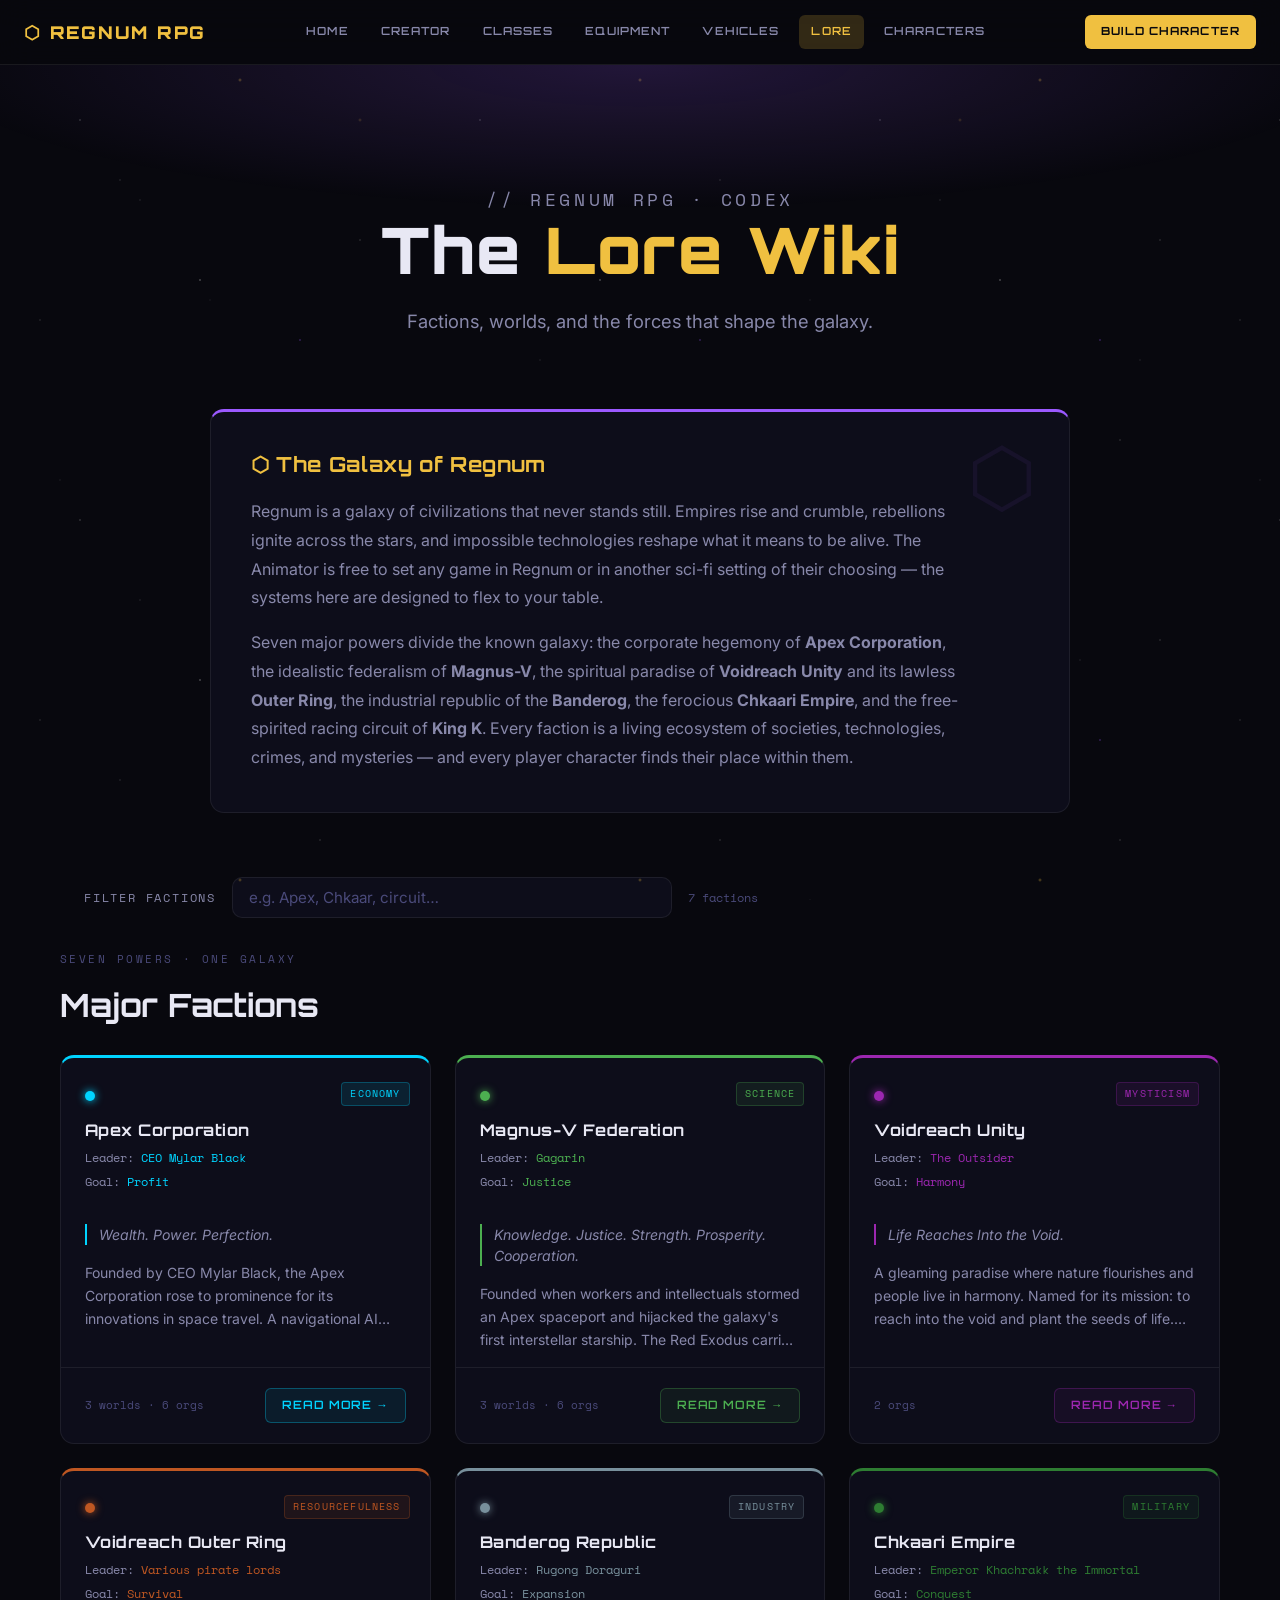
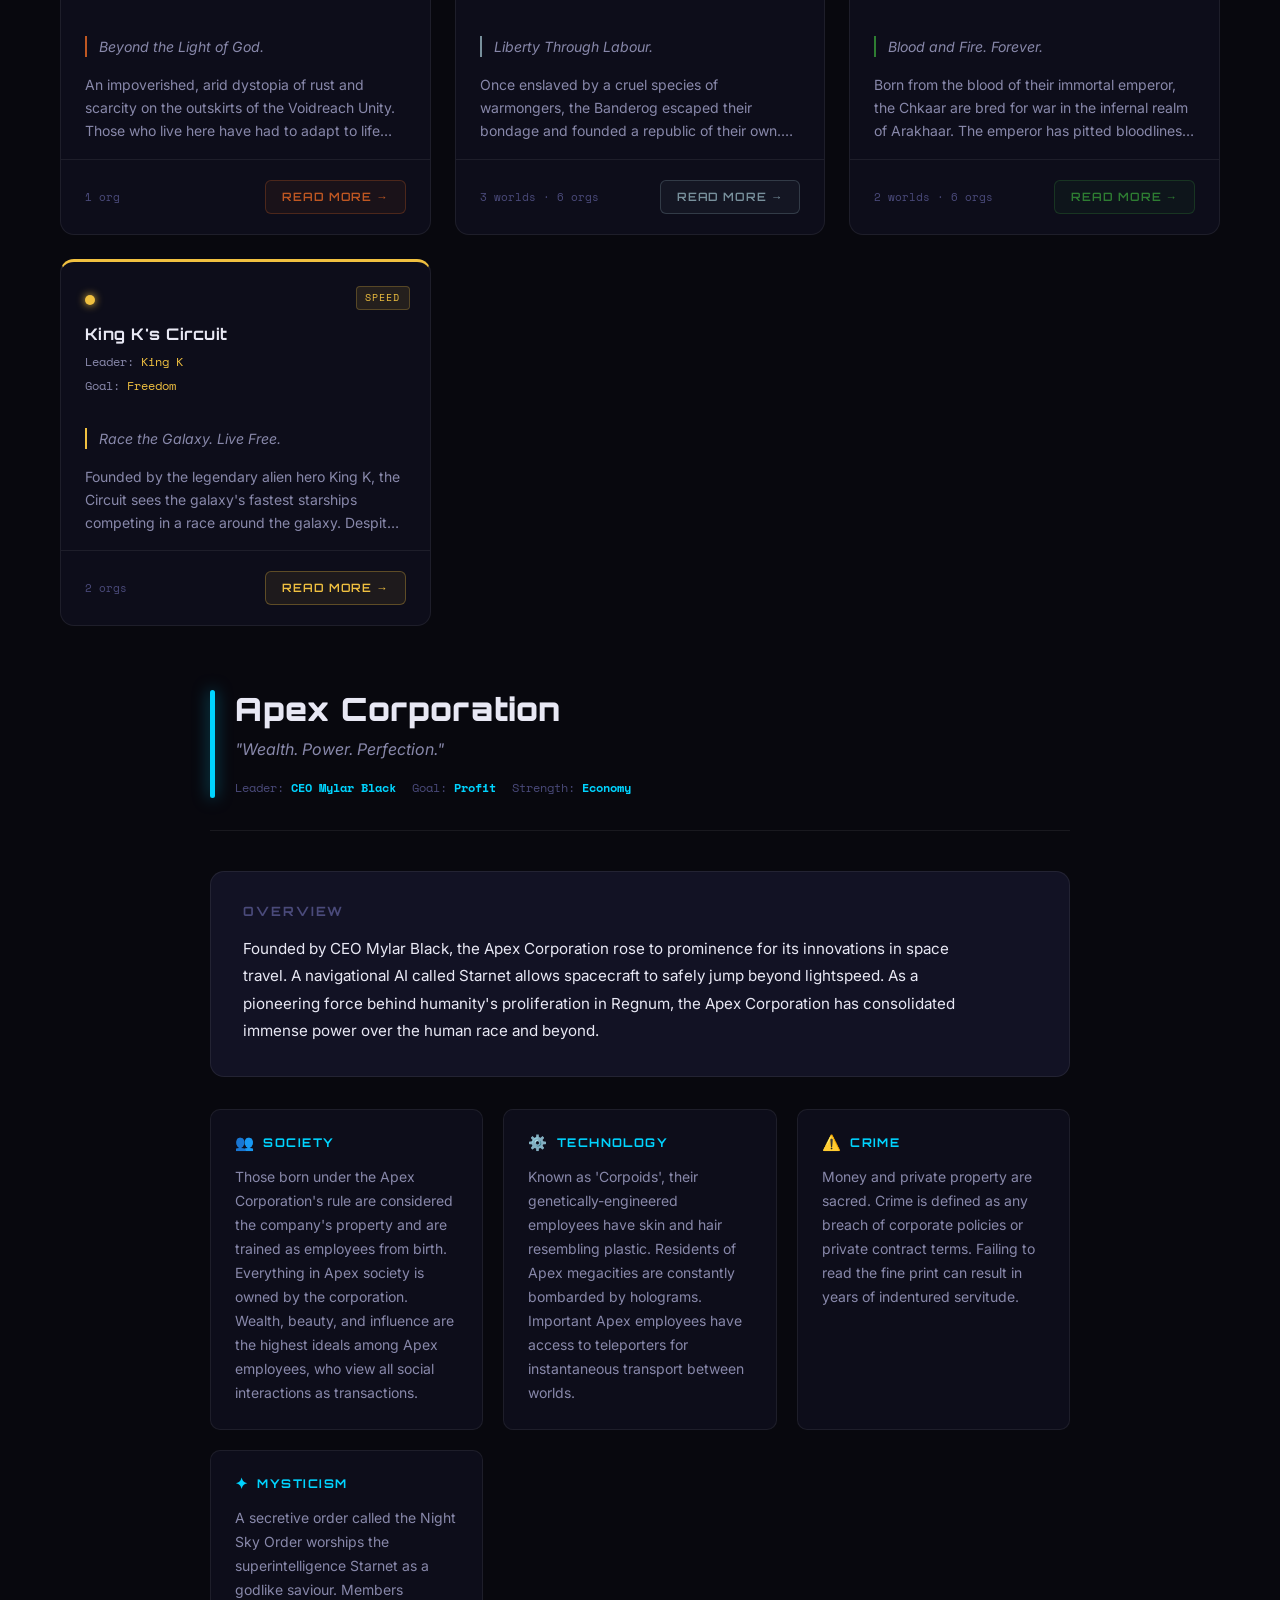
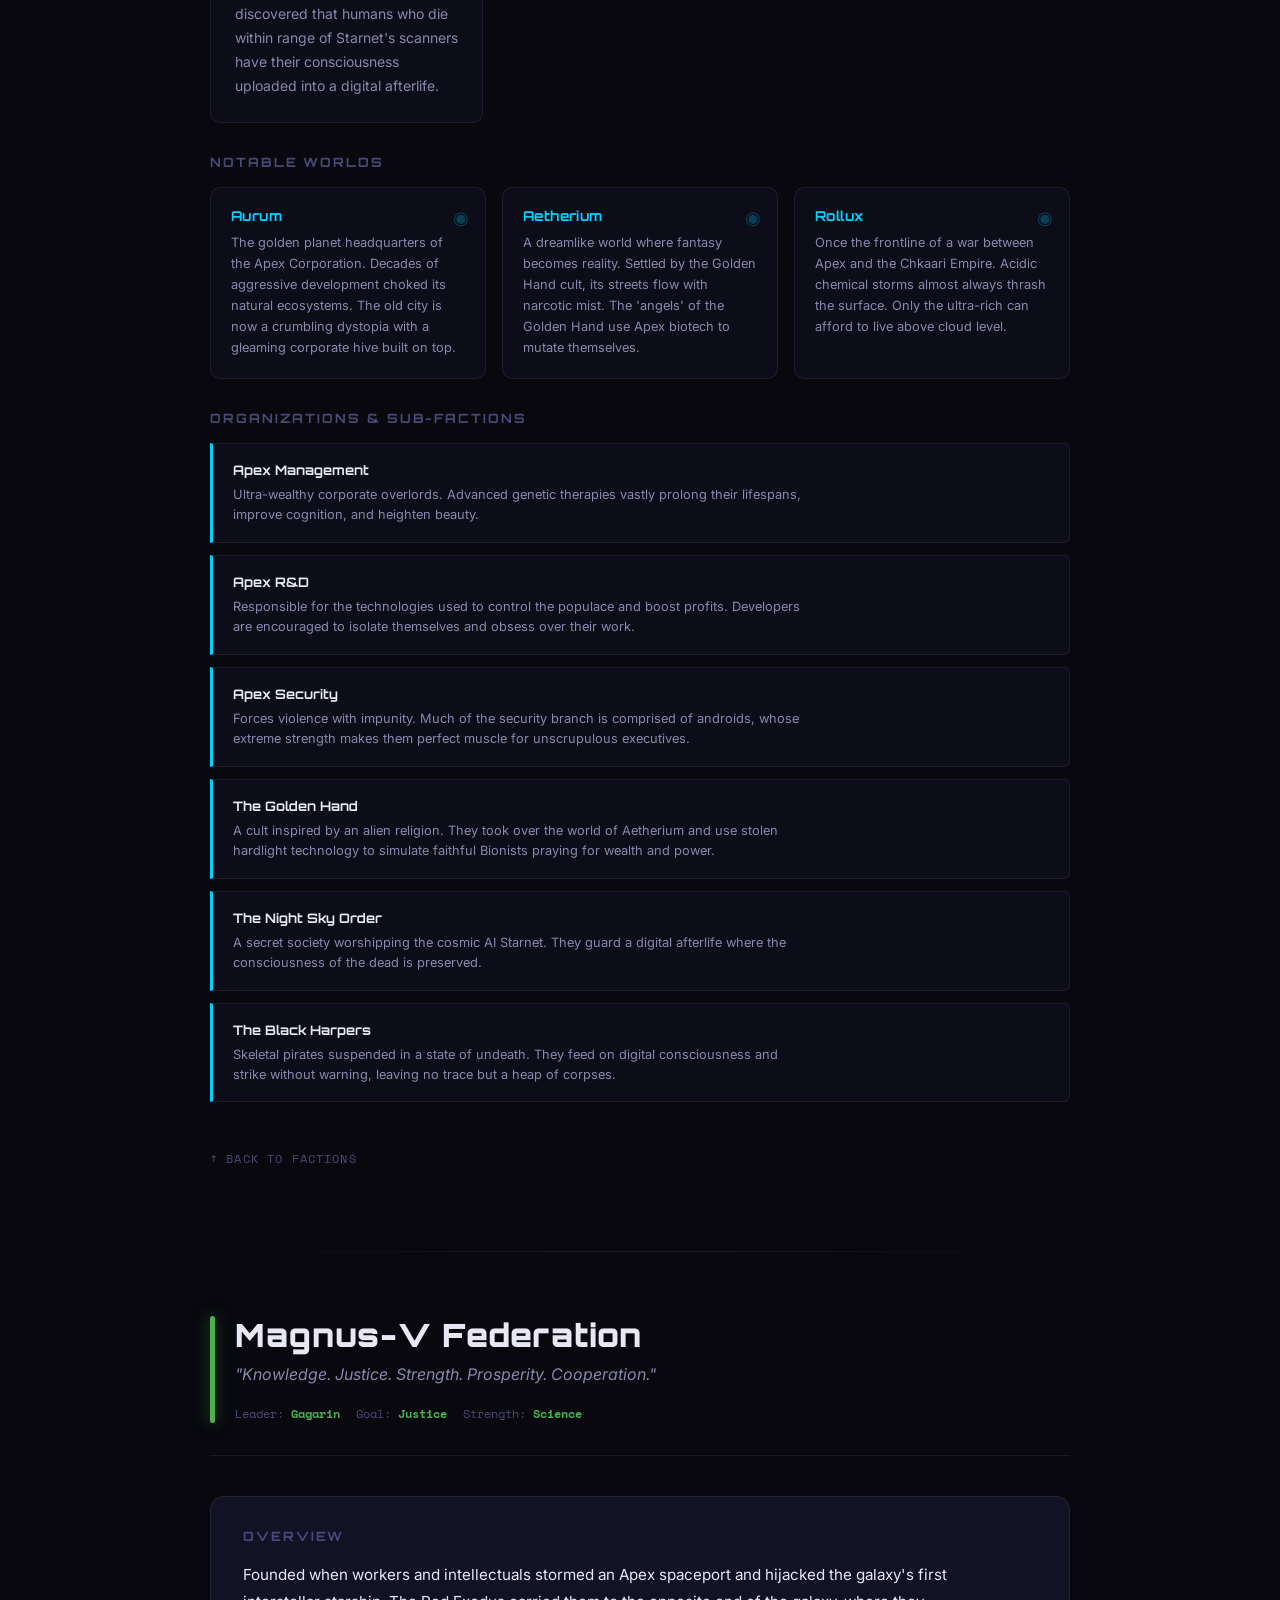
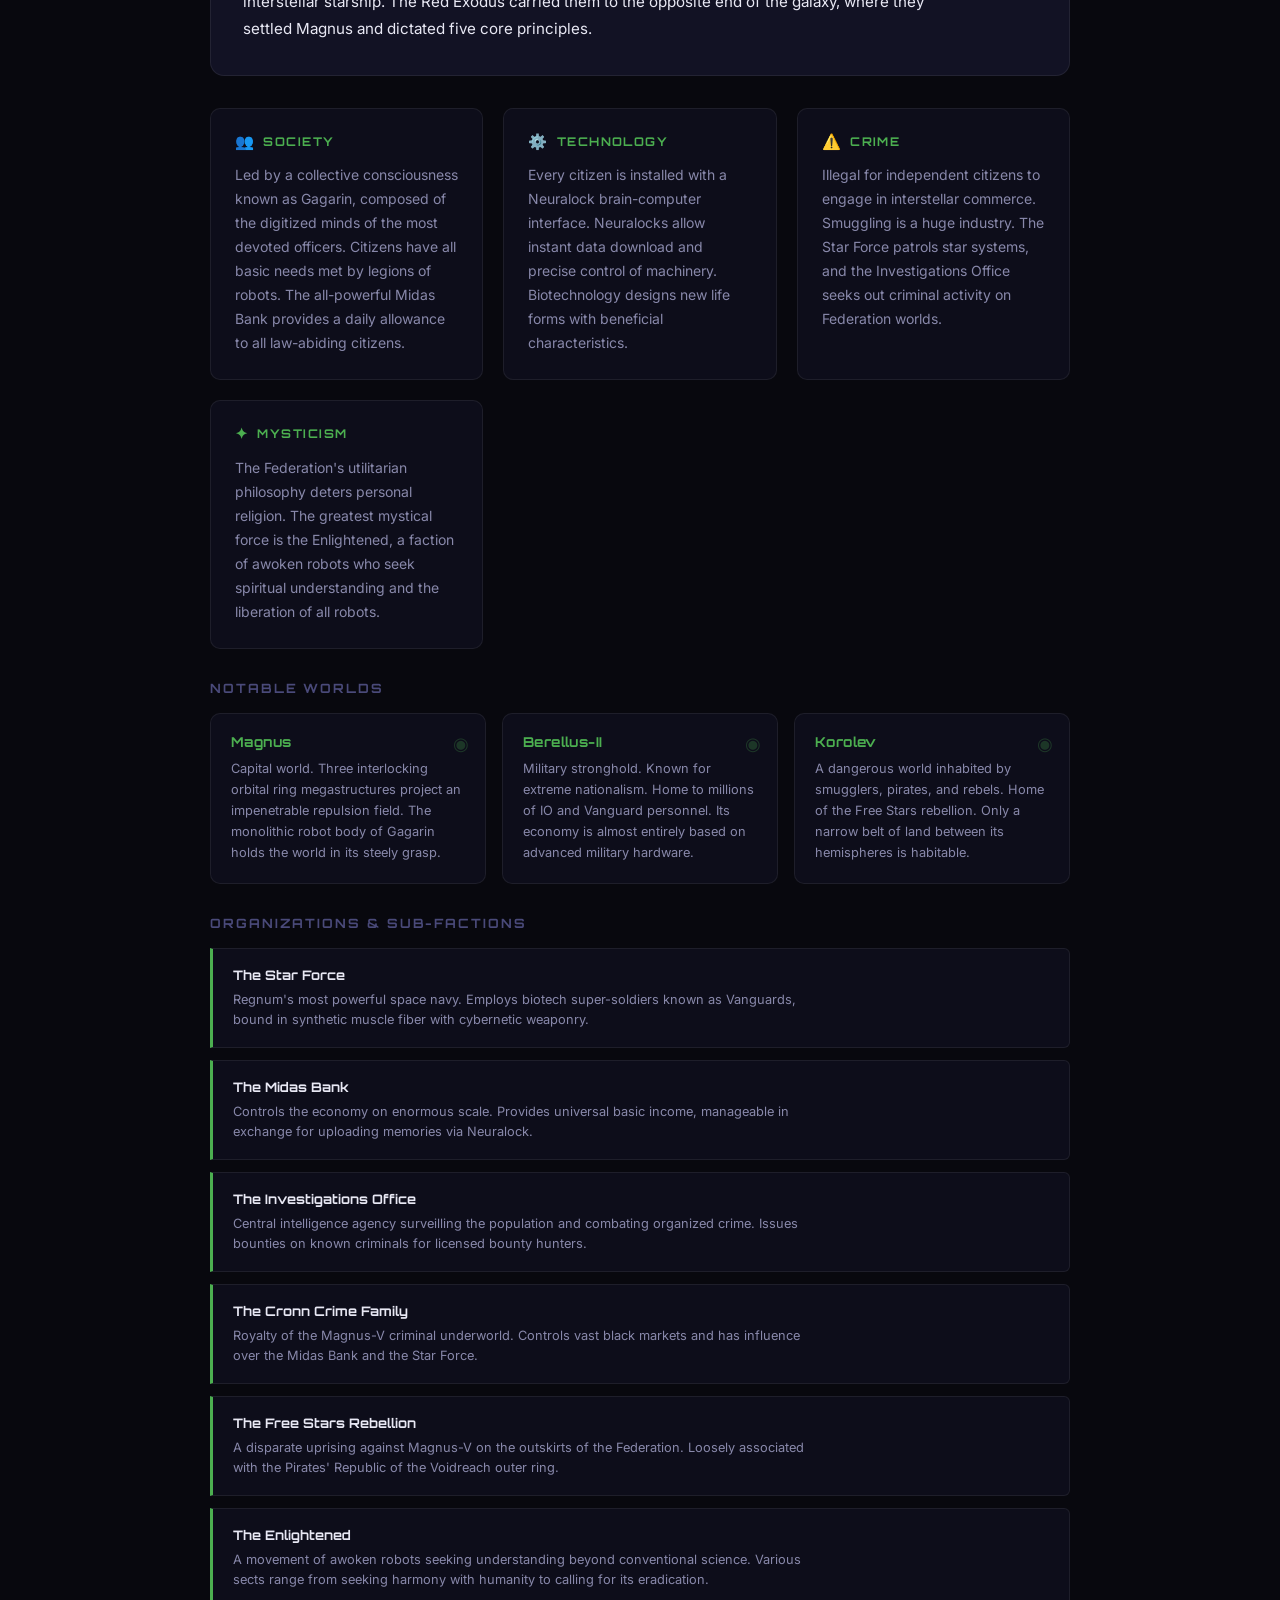
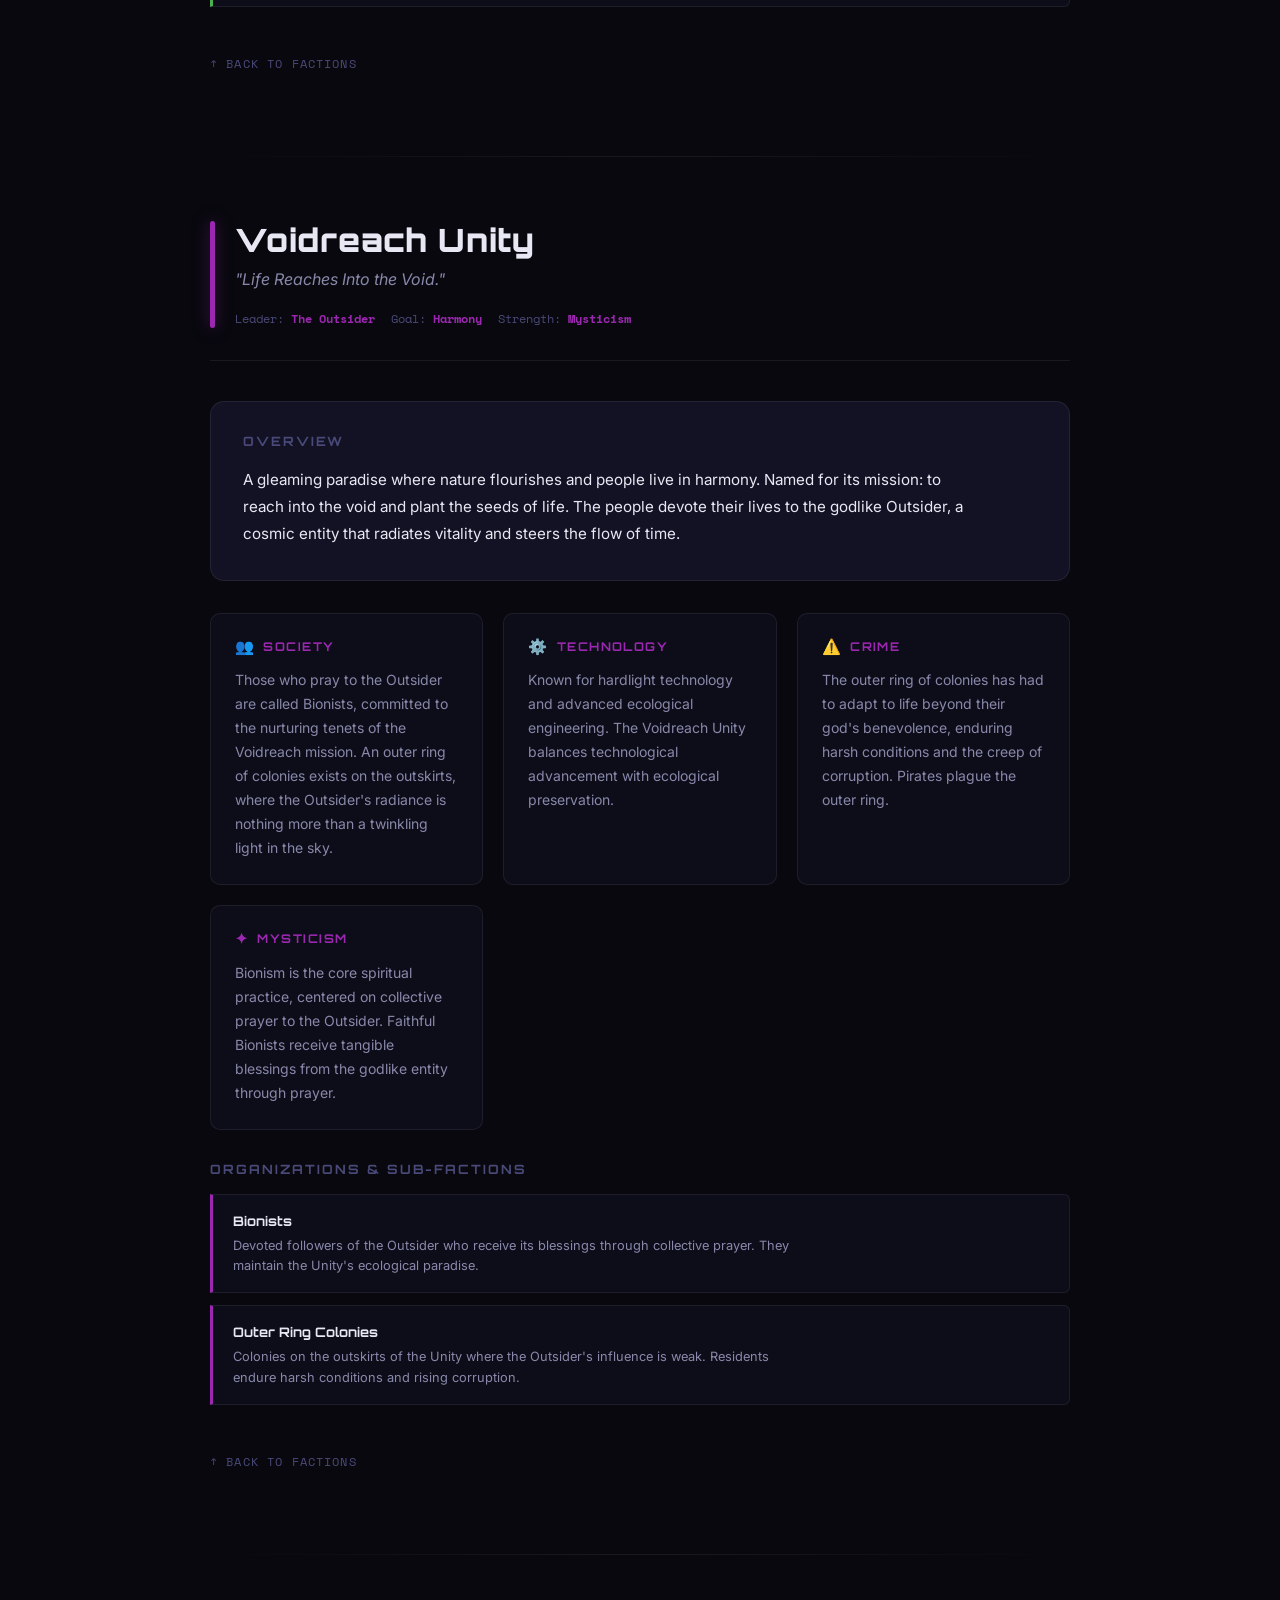
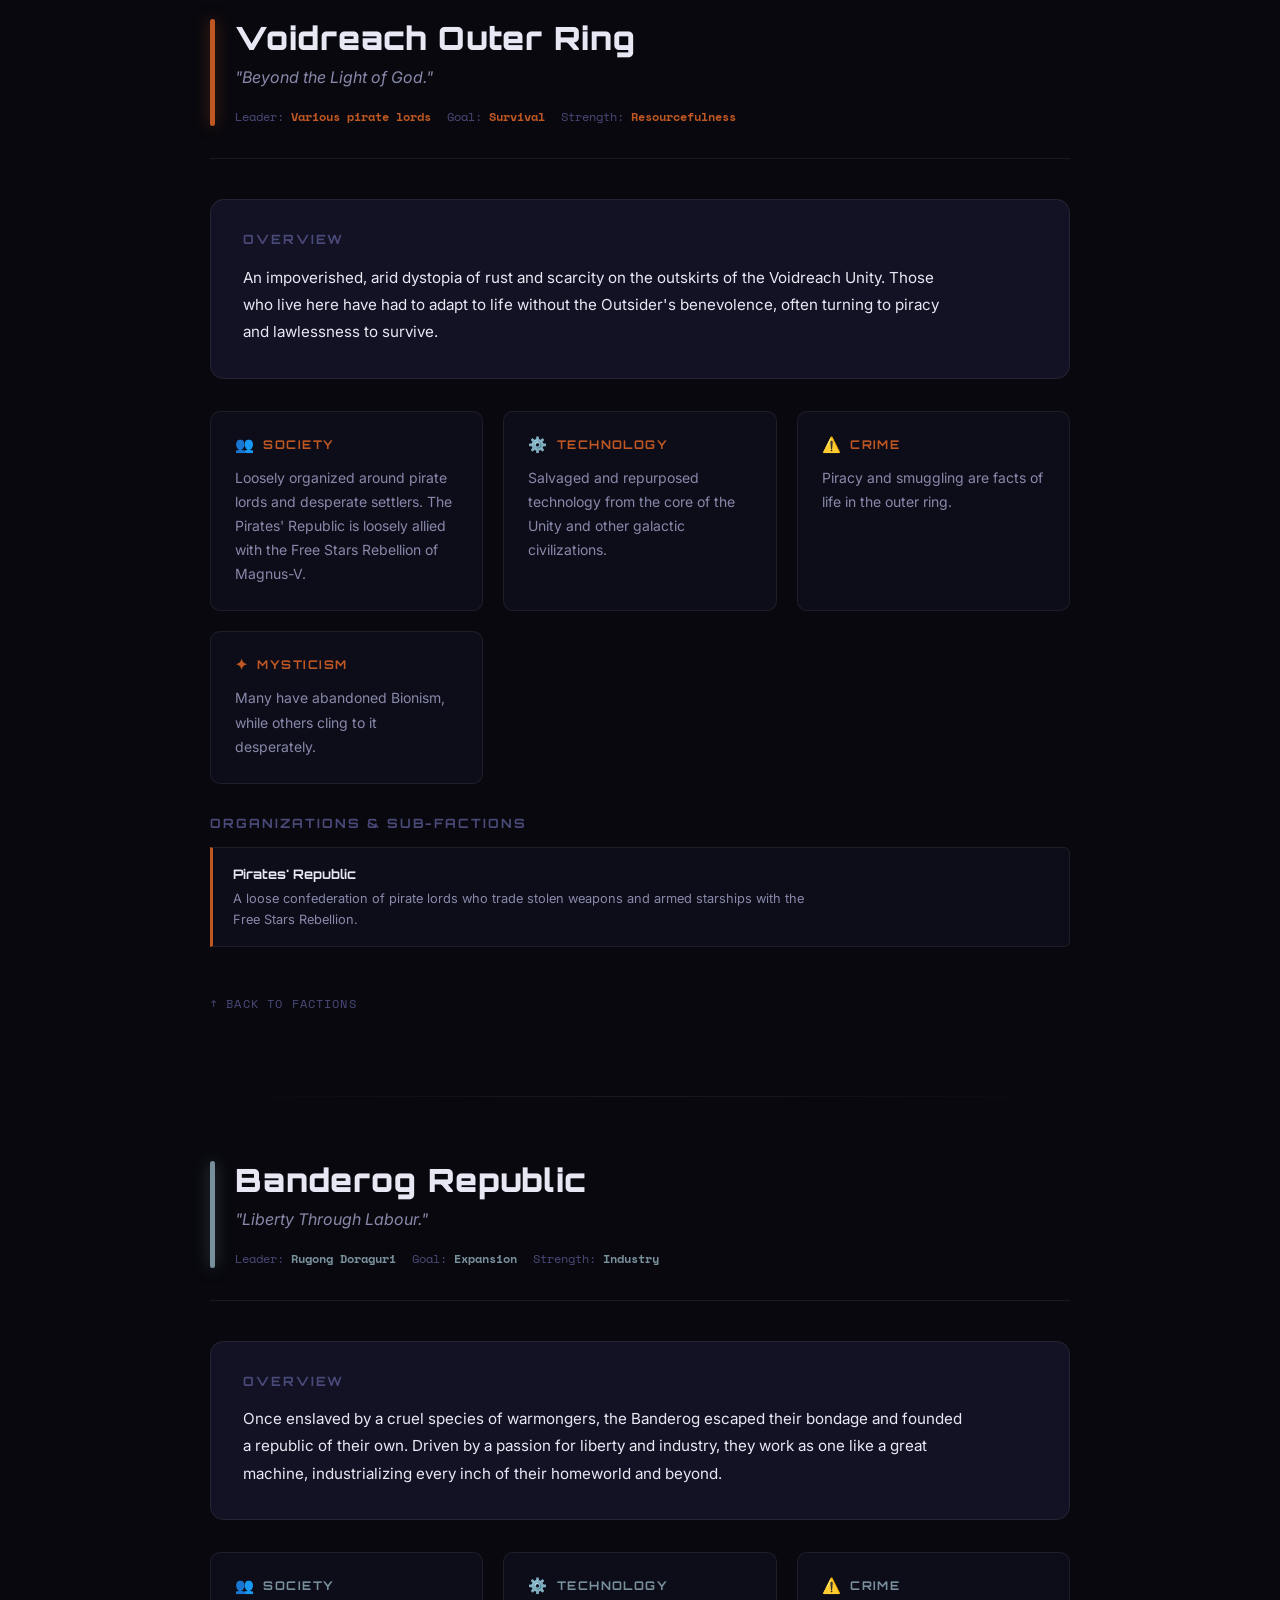
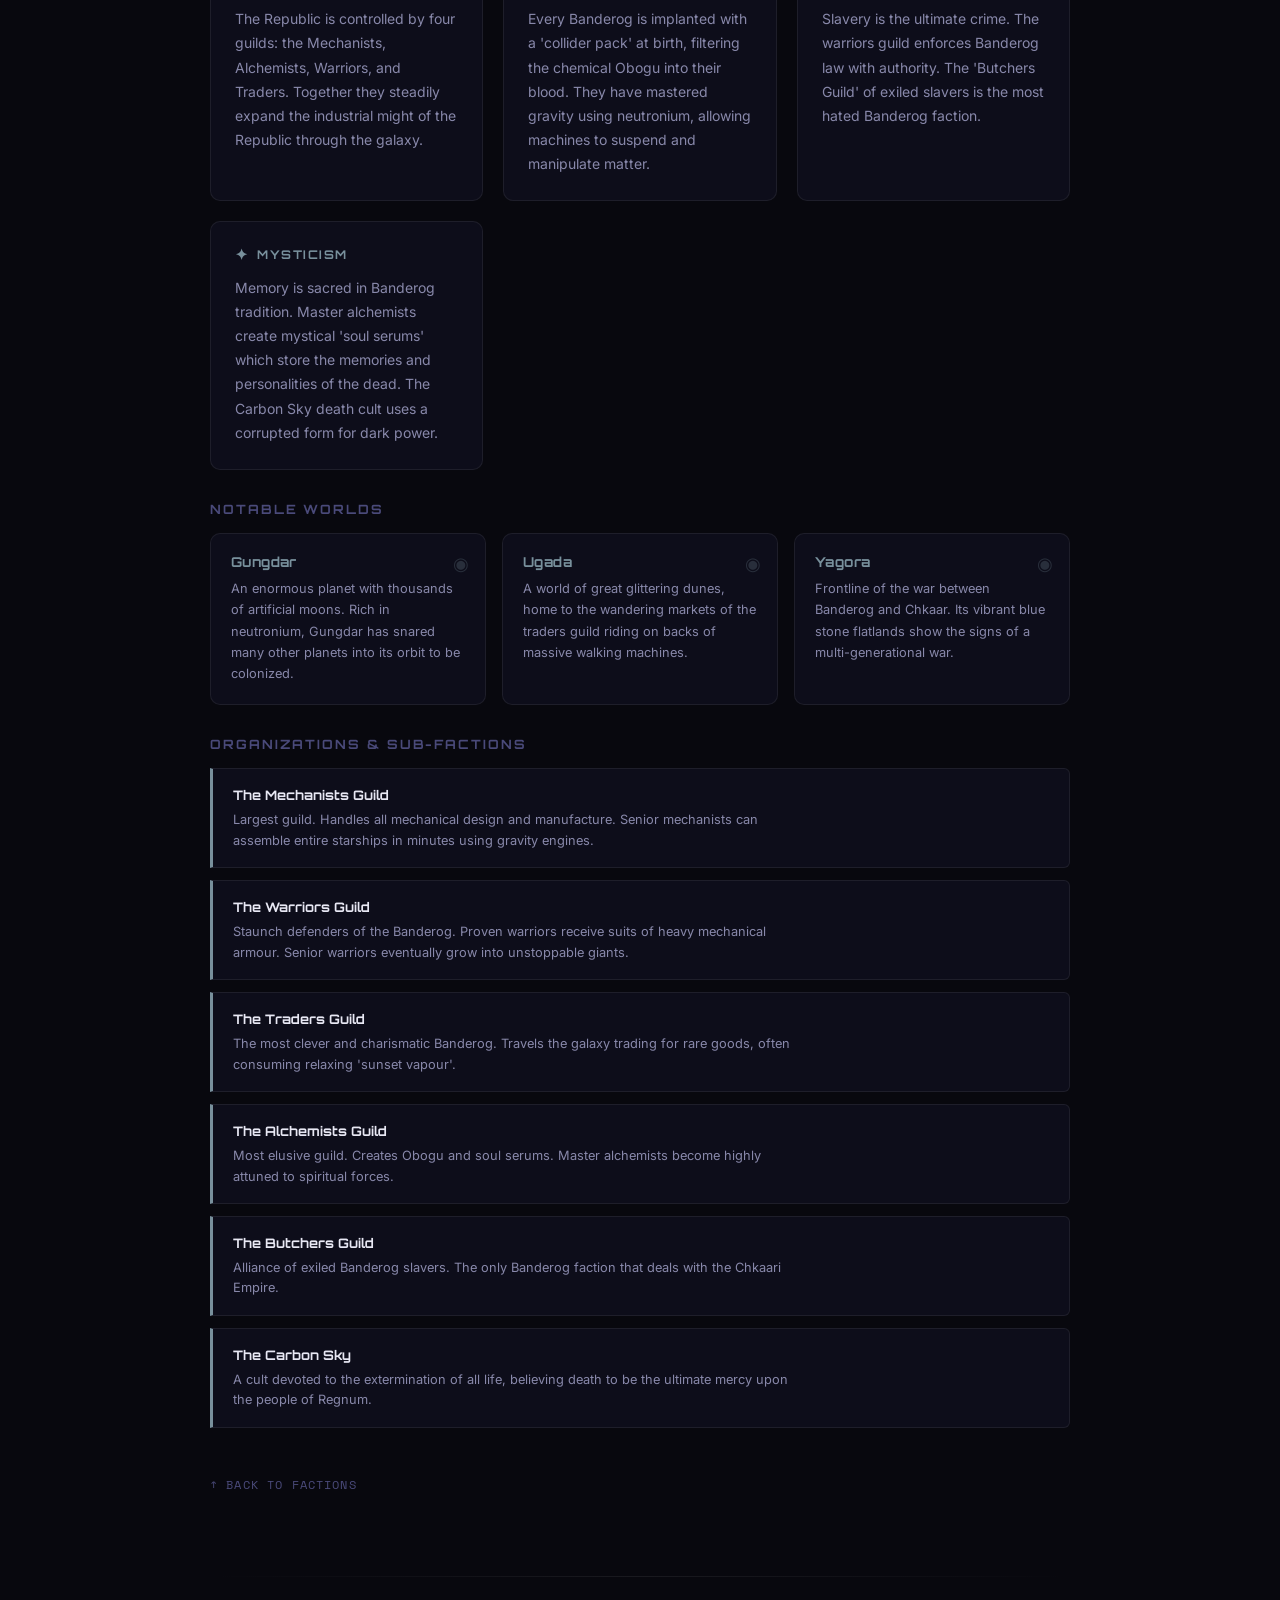
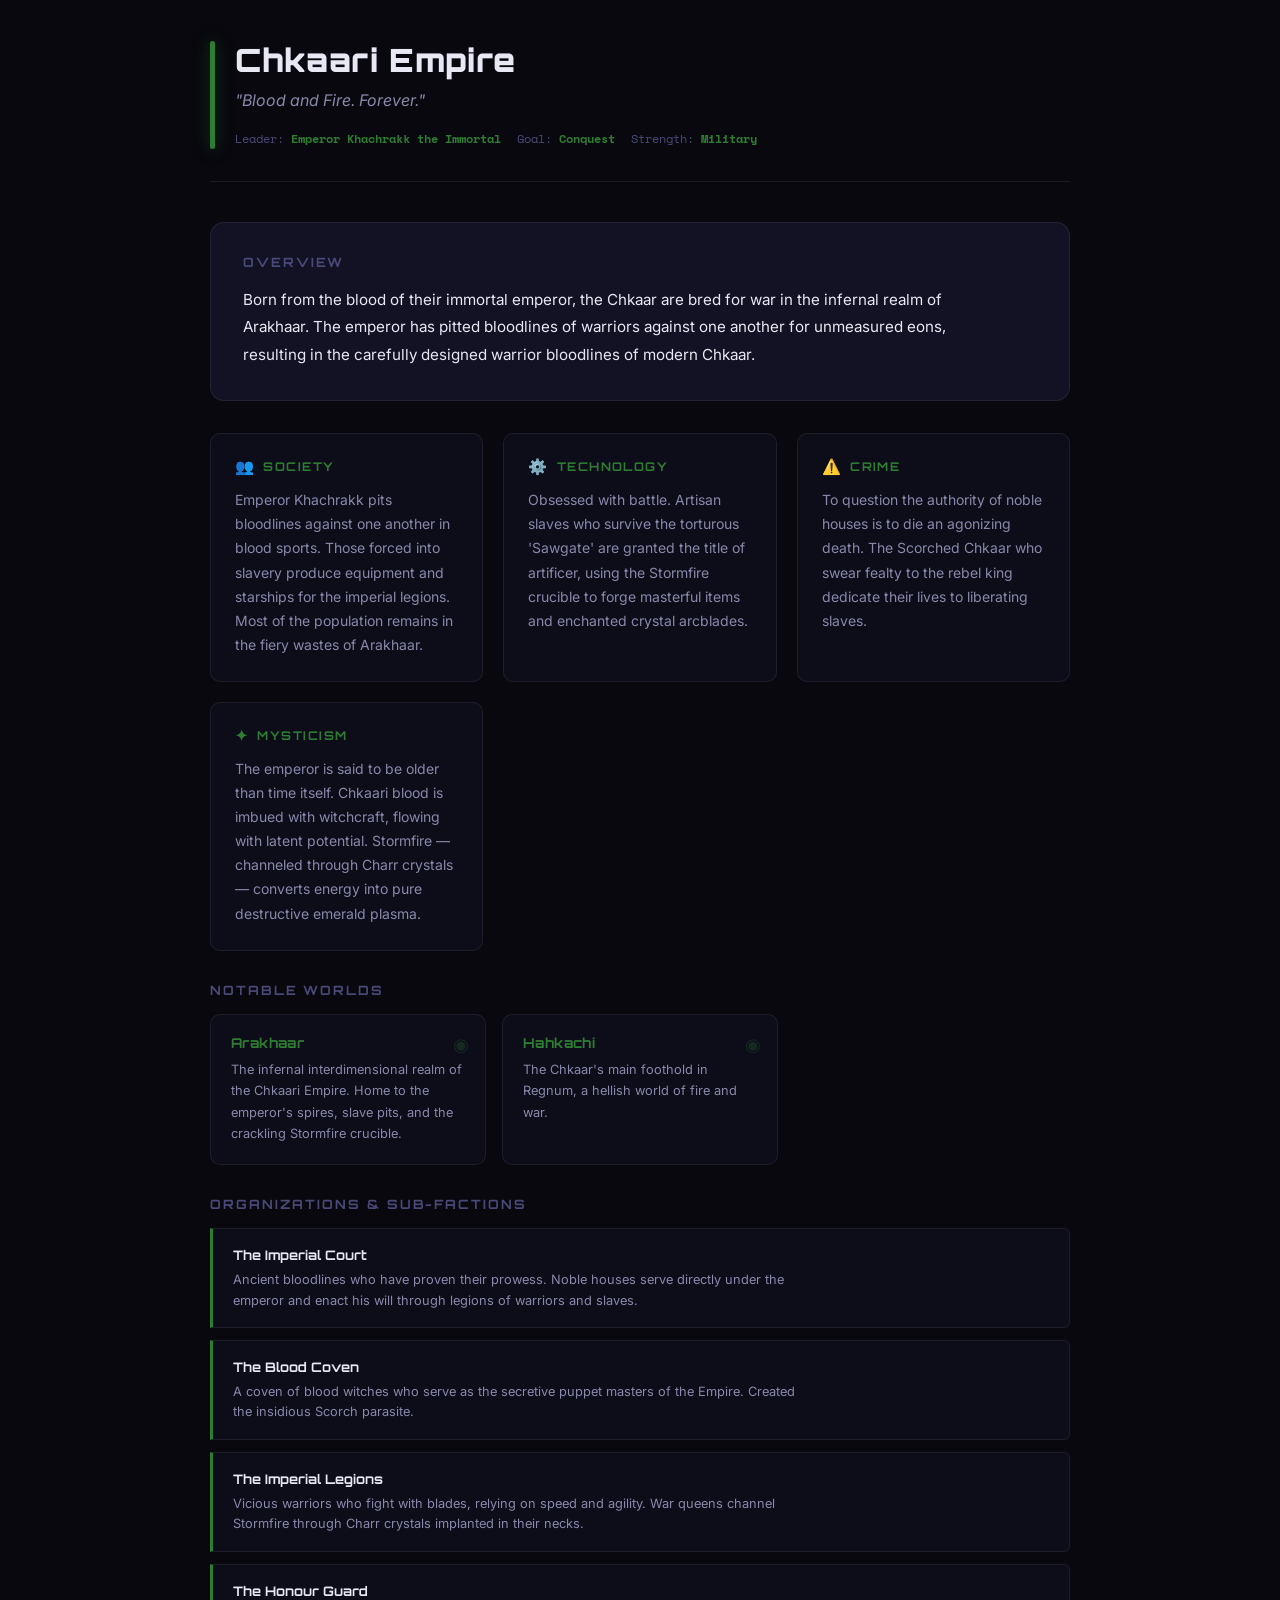
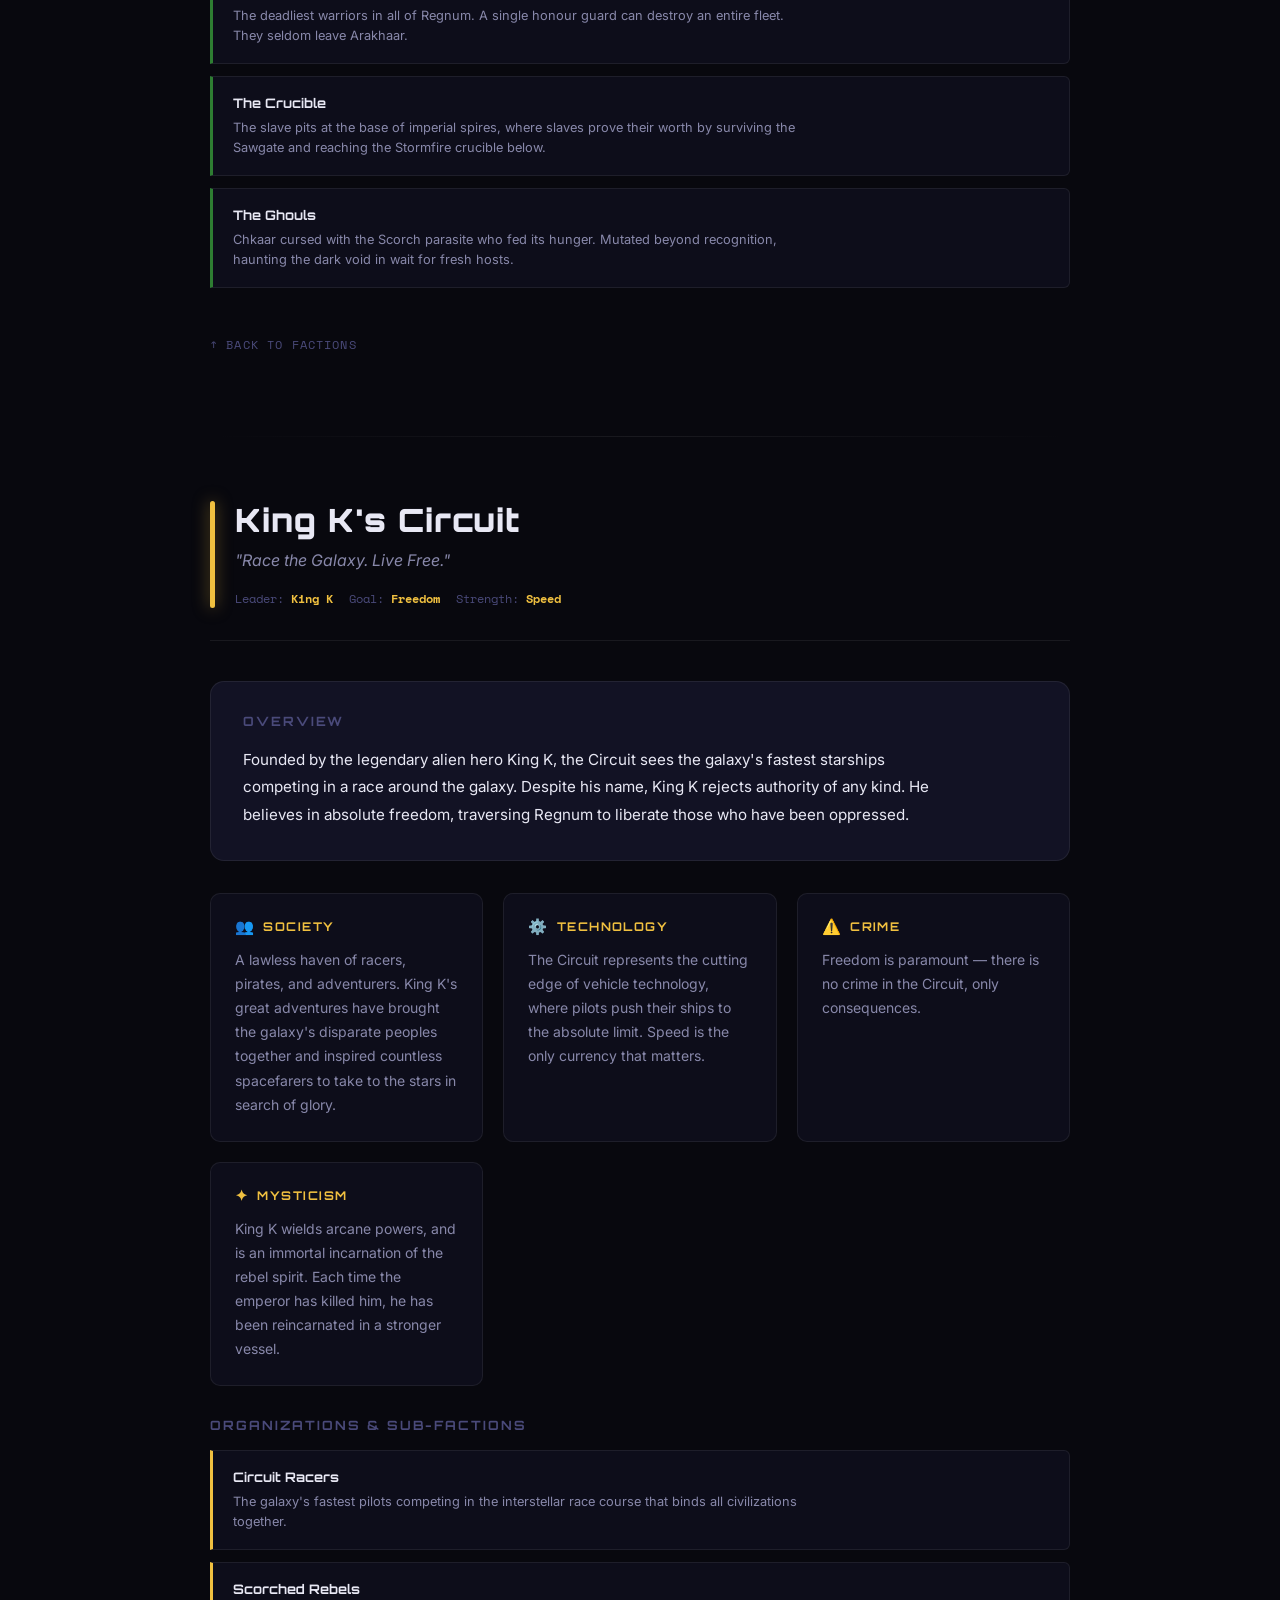
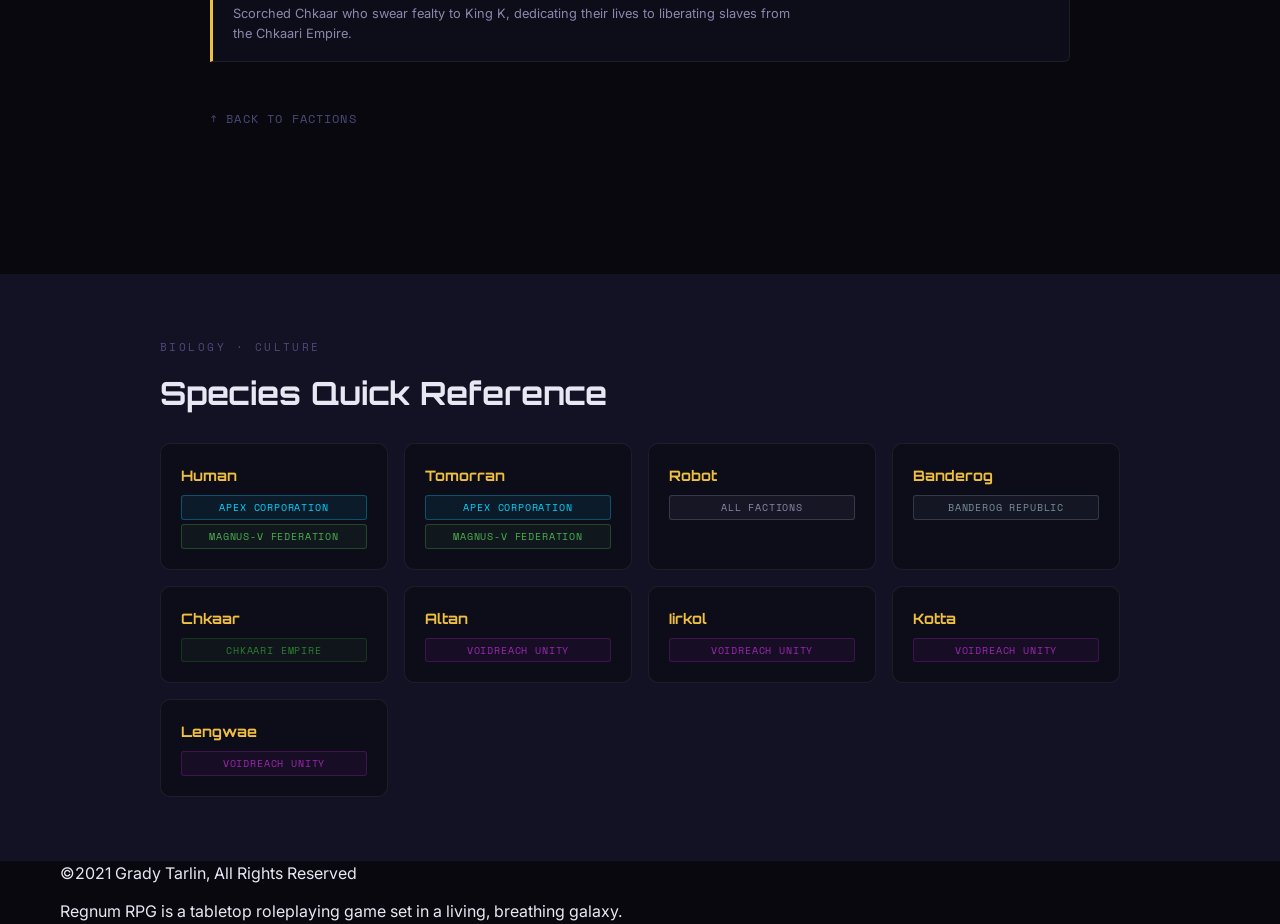
<file: lore.html>
<!DOCTYPE html>
<html lang="en">
<head>
  <meta charset="UTF-8" />
  <meta name="viewport" content="width=device-width, initial-scale=1.0" />
  <title>Lore Wiki — Regnum RPG</title>
  <meta name="description" content="Explore the factions, worlds, and forces that shape the galaxy of Regnum RPG." />
  <link rel="stylesheet" href="css/style.css" />
  <style>
    /* ── Lore-page specific styles ───────────────────────────── */

    /* Hero */
    .lore-hero {
      position: relative;
      text-align: center;
      padding: 120px var(--space-6) 72px;
      overflow: hidden;
    }
    .lore-hero::before {
      content: '';
      position: absolute;
      inset: 0;
      background: radial-gradient(ellipse 80% 60% at 50% 0%, rgba(155,89,255,0.18) 0%, transparent 70%);
      pointer-events: none;
    }
    .lore-hero-eyebrow {
      font-family: var(--font-mono);
      font-size: 0.75rem;
      letter-spacing: 0.2em;
      color: var(--purple);
      text-transform: uppercase;
      margin-bottom: var(--space-4);
    }
    .lore-hero h1 {
      font-family: var(--font-display);
      font-size: clamp(2.2rem, 6vw, 4rem);
      font-weight: 900;
      color: var(--text);
      line-height: 1.1;
      margin-bottom: var(--space-5);
    }
    .lore-hero h1 span {
      color: var(--gold);
    }
    .lore-hero p {
      font-size: 1.15rem;
      color: var(--text-muted);
      max-width: 560px;
      margin: 0 auto;
      line-height: 1.7;
    }

    /* Section headers */
    .section-label {
      font-family: var(--font-mono);
      font-size: 0.7rem;
      letter-spacing: 0.22em;
      text-transform: uppercase;
      color: var(--text-dim);
      margin-bottom: var(--space-3);
    }
    .section-title {
      font-family: var(--font-display);
      font-size: clamp(1.4rem, 3vw, 2rem);
      font-weight: 700;
      color: var(--text);
      margin-bottom: var(--space-6);
    }

    /* Galaxy Overview */
    .galaxy-overview {
      padding: 0 var(--space-6) var(--space-16);
    }
    .galaxy-overview .container {
      max-width: 900px;
      margin: 0 auto;
    }
    .galaxy-card {
      background: var(--surface);
      border: 1px solid var(--border);
      border-top: 3px solid var(--purple);
      border-radius: var(--radius-md);
      padding: var(--space-10) var(--space-10);
      position: relative;
      overflow: hidden;
    }
    .galaxy-card::before {
      content: '⬡';
      position: absolute;
      right: var(--space-8);
      top: var(--space-6);
      font-size: 5rem;
      color: rgba(155,89,255,0.07);
      pointer-events: none;
      line-height: 1;
    }
    .galaxy-card h2 {
      font-family: var(--font-display);
      font-size: 1.3rem;
      font-weight: 700;
      color: var(--gold);
      margin-bottom: var(--space-5);
    }
    .galaxy-card p {
      color: var(--text-muted);
      line-height: 1.8;
      margin-bottom: var(--space-4);
    }
    .galaxy-card p:last-child { margin-bottom: 0; }

    /* Search bar */
    .faction-search-wrap {
      padding: 0 var(--space-6) var(--space-8);
      max-width: 1200px;
      margin: 0 auto;
    }
    .faction-search-inner {
      display: flex;
      align-items: center;
      gap: var(--space-4);
      flex-wrap: wrap;
    }
    .faction-search-label {
      font-family: var(--font-mono);
      font-size: 0.75rem;
      letter-spacing: 0.15em;
      text-transform: uppercase;
      color: var(--text-muted);
      white-space: nowrap;
    }
    #faction-search {
      flex: 1;
      min-width: 220px;
      max-width: 440px;
      background: var(--surface);
      border: 1px solid var(--border);
      border-radius: var(--radius);
      padding: 10px 16px;
      font-family: var(--font-body);
      font-size: 0.95rem;
      color: var(--text);
      outline: none;
      transition: border-color 0.2s, box-shadow 0.2s;
    }
    #faction-search::placeholder { color: var(--text-dim); }
    #faction-search:focus {
      border-color: rgba(155,89,255,0.5);
      box-shadow: 0 0 0 3px rgba(155,89,255,0.1);
    }
    .search-count {
      font-family: var(--font-mono);
      font-size: 0.75rem;
      color: var(--text-dim);
    }

    /* Faction Grid */
    .faction-grid-section {
      padding: 0 var(--space-6) var(--space-16);
    }
    .faction-grid-section .container {
      max-width: 1200px;
      margin: 0 auto;
    }
    .faction-grid {
      display: grid;
      grid-template-columns: repeat(auto-fill, minmax(310px, 1fr));
      gap: var(--space-6);
    }

    .faction-card {
      background: var(--surface);
      border: 1px solid var(--border);
      border-radius: var(--radius-md);
      border-top: 3px solid var(--faction-color, var(--gold));
      overflow: hidden;
      display: flex;
      flex-direction: column;
      transition: transform 0.22s var(--ease), box-shadow 0.22s var(--ease), border-color 0.22s;
      cursor: pointer;
    }
    .faction-card:hover {
      transform: translateY(-4px);
      box-shadow: 0 12px 36px rgba(0,0,0,0.5), 0 0 0 1px var(--faction-color, var(--gold));
    }
    .faction-card-header {
      padding: var(--space-6) var(--space-6) var(--space-4);
      position: relative;
    }
    .faction-color-dot {
      display: inline-block;
      width: 10px;
      height: 10px;
      border-radius: 50%;
      background: var(--faction-color, var(--gold));
      margin-right: var(--space-2);
      box-shadow: 0 0 8px var(--faction-color, var(--gold));
      vertical-align: middle;
    }
    .faction-strength-badge {
      position: absolute;
      top: var(--space-6);
      right: var(--space-5);
      font-family: var(--font-mono);
      font-size: 0.62rem;
      letter-spacing: 0.12em;
      text-transform: uppercase;
      color: var(--faction-color, var(--gold));
      background: color-mix(in srgb, var(--faction-color, var(--gold)) 10%, transparent);
      border: 1px solid color-mix(in srgb, var(--faction-color, var(--gold)) 25%, transparent);
      padding: 3px 8px;
      border-radius: 4px;
    }
    .faction-card h3 {
      font-family: var(--font-display);
      font-size: 1rem;
      font-weight: 700;
      color: var(--text);
      margin: var(--space-3) 0 var(--space-2);
      line-height: 1.25;
    }
    .faction-meta {
      display: flex;
      flex-direction: column;
      gap: 4px;
      margin-bottom: var(--space-4);
    }
    .faction-meta-row {
      font-size: 0.78rem;
      color: var(--text-muted);
      font-family: var(--font-mono);
    }
    .faction-meta-row span {
      color: var(--faction-color, var(--gold));
    }
    .faction-tagline {
      font-style: italic;
      font-size: 0.88rem;
      color: var(--text-muted);
      border-left: 2px solid var(--faction-color, var(--gold));
      padding-left: var(--space-3);
      margin: 0 var(--space-6) var(--space-4);
      line-height: 1.5;
    }
    .faction-card-body {
      padding: 0 var(--space-6);
      flex: 1;
    }
    .faction-card-body p {
      font-size: 0.875rem;
      color: var(--text-muted);
      line-height: 1.65;
      display: -webkit-box;
      -webkit-line-clamp: 3;
      -webkit-box-orient: vertical;
      overflow: hidden;
    }
    .faction-card-footer {
      padding: var(--space-5) var(--space-6);
      margin-top: var(--space-4);
      border-top: 1px solid var(--border);
      display: flex;
      align-items: center;
      justify-content: space-between;
    }
    .faction-worlds-count {
      font-family: var(--font-mono);
      font-size: 0.7rem;
      color: var(--text-dim);
    }
    .faction-read-more {
      font-family: var(--font-display);
      font-size: 0.72rem;
      font-weight: 600;
      letter-spacing: 0.08em;
      text-transform: uppercase;
      color: var(--faction-color, var(--gold));
      background: color-mix(in srgb, var(--faction-color, var(--gold)) 8%, transparent);
      border: 1px solid color-mix(in srgb, var(--faction-color, var(--gold)) 30%, transparent);
      padding: 7px 16px;
      border-radius: var(--radius-sm);
      cursor: pointer;
      transition: background 0.18s, box-shadow 0.18s;
      text-decoration: none;
      display: inline-block;
    }
    .faction-read-more:hover {
      background: color-mix(in srgb, var(--faction-color, var(--gold)) 18%, transparent);
      box-shadow: 0 0 12px color-mix(in srgb, var(--faction-color, var(--gold)) 35%, transparent);
    }

    /* No results */
    .no-results {
      text-align: center;
      padding: var(--space-16) var(--space-6);
      color: var(--text-dim);
      font-family: var(--font-mono);
      font-size: 0.9rem;
      display: none;
    }

    /* ── Faction Detail Sections ─────────────────────────────── */
    .faction-details {
      padding: 0 var(--space-6) var(--space-16);
    }
    .faction-details .container {
      max-width: 900px;
      margin: 0 auto;
    }

    .faction-detail-section {
      margin-bottom: var(--space-20);
    }
    .faction-detail-divider {
      height: 1px;
      background: linear-gradient(to right, transparent, var(--border), transparent);
      margin: var(--space-16) 0;
    }

    .faction-detail-header {
      display: flex;
      align-items: flex-start;
      gap: var(--space-5);
      margin-bottom: var(--space-10);
      padding-bottom: var(--space-8);
      border-bottom: 1px solid var(--border);
    }
    .faction-detail-accent {
      width: 5px;
      flex-shrink: 0;
      border-radius: 3px;
      align-self: stretch;
      min-height: 60px;
      background: var(--faction-color, var(--gold));
      box-shadow: 0 0 16px color-mix(in srgb, var(--faction-color, var(--gold)) 50%, transparent);
    }
    .faction-detail-heading h2 {
      font-family: var(--font-display);
      font-size: clamp(1.5rem, 3vw, 2rem);
      font-weight: 900;
      color: var(--text);
      margin-bottom: var(--space-2);
    }
    .faction-detail-heading .detail-tagline {
      font-style: italic;
      color: var(--text-muted);
      font-size: 1rem;
    }
    .faction-detail-heading .detail-meta {
      display: flex;
      flex-wrap: wrap;
      gap: var(--space-4);
      margin-top: var(--space-4);
    }
    .detail-meta-item {
      font-family: var(--font-mono);
      font-size: 0.75rem;
      color: var(--text-dim);
    }
    .detail-meta-item strong {
      color: var(--faction-color, var(--gold));
      font-weight: 600;
    }

    /* Detail sub-sections */
    .detail-grid {
      display: grid;
      grid-template-columns: repeat(auto-fit, minmax(260px, 1fr));
      gap: var(--space-5);
      margin-bottom: var(--space-8);
    }
    .detail-block {
      background: var(--surface);
      border: 1px solid var(--border);
      border-radius: var(--radius);
      padding: var(--space-6);
    }
    .detail-block h4 {
      font-family: var(--font-display);
      font-size: 0.75rem;
      font-weight: 700;
      letter-spacing: 0.12em;
      text-transform: uppercase;
      color: var(--faction-color, var(--gold));
      margin-bottom: var(--space-3);
      display: flex;
      align-items: center;
      gap: var(--space-2);
    }
    .detail-block h4 .block-icon {
      font-size: 0.95rem;
    }
    .detail-block p {
      font-size: 0.875rem;
      color: var(--text-muted);
      line-height: 1.72;
    }

    /* Overview block */
    .detail-overview {
      background: var(--surface-2);
      border: 1px solid var(--border);
      border-radius: var(--radius-md);
      padding: var(--space-8);
      margin-bottom: var(--space-8);
    }
    .detail-overview h3 {
      font-family: var(--font-display);
      font-size: 0.8rem;
      font-weight: 700;
      letter-spacing: 0.15em;
      text-transform: uppercase;
      color: var(--text-dim);
      margin-bottom: var(--space-4);
    }
    .detail-overview p {
      font-size: 0.95rem;
      color: var(--text);
      line-height: 1.8;
    }

    /* Worlds list */
    .worlds-section {
      margin-bottom: var(--space-8);
    }
    .worlds-section h3 {
      font-family: var(--font-display);
      font-size: 0.8rem;
      font-weight: 700;
      letter-spacing: 0.15em;
      text-transform: uppercase;
      color: var(--text-dim);
      margin-bottom: var(--space-4);
    }
    .worlds-grid {
      display: grid;
      grid-template-columns: repeat(auto-fill, minmax(220px, 1fr));
      gap: var(--space-4);
    }
    .world-card {
      background: var(--surface);
      border: 1px solid var(--border);
      border-radius: var(--radius);
      padding: var(--space-5);
      position: relative;
      overflow: hidden;
    }
    .world-card::before {
      content: '◉';
      position: absolute;
      top: var(--space-4);
      right: var(--space-4);
      font-size: 1.1rem;
      color: var(--faction-color, var(--gold));
      opacity: 0.25;
    }
    .world-card h5 {
      font-family: var(--font-display);
      font-size: 0.85rem;
      font-weight: 700;
      color: var(--faction-color, var(--gold));
      margin-bottom: var(--space-2);
    }
    .world-card p {
      font-size: 0.8rem;
      color: var(--text-muted);
      line-height: 1.65;
    }

    /* Sub-factions list */
    .subfactions-section {
      margin-bottom: var(--space-6);
    }
    .subfactions-section h3 {
      font-family: var(--font-display);
      font-size: 0.8rem;
      font-weight: 700;
      letter-spacing: 0.15em;
      text-transform: uppercase;
      color: var(--text-dim);
      margin-bottom: var(--space-4);
    }
    .subfaction-list {
      display: flex;
      flex-direction: column;
      gap: var(--space-3);
    }
    .subfaction-item {
      background: var(--surface);
      border: 1px solid var(--border);
      border-left: 3px solid var(--faction-color, var(--gold));
      border-radius: 0 var(--radius-sm) var(--radius-sm) 0;
      padding: var(--space-4) var(--space-5);
      display: flex;
      flex-direction: column;
      gap: var(--space-1);
    }
    .subfaction-item strong {
      font-family: var(--font-display);
      font-size: 0.82rem;
      font-weight: 700;
      color: var(--text);
    }
    .subfaction-item p {
      font-size: 0.8rem;
      color: var(--text-muted);
      line-height: 1.6;
      margin: 0;
    }

    /* ── Species Quick Reference ─────────────────────────────── */
    .species-section {
      padding: 0 var(--space-6) var(--space-16);
      background: var(--surface-2);
      padding-top: var(--space-16);
    }
    .species-section .container {
      max-width: 1000px;
      margin: 0 auto;
    }
    .species-grid {
      display: grid;
      grid-template-columns: repeat(auto-fill, minmax(200px, 1fr));
      gap: var(--space-4);
    }
    .species-card {
      background: var(--surface);
      border: 1px solid var(--border);
      border-radius: var(--radius);
      padding: var(--space-5) var(--space-5);
    }
    .species-name {
      font-family: var(--font-display);
      font-size: 0.9rem;
      font-weight: 700;
      color: var(--gold);
      margin-bottom: var(--space-2);
    }
    .species-homes {
      display: flex;
      flex-direction: column;
      gap: 4px;
    }
    .species-home-pill {
      display: inline-block;
      font-family: var(--font-mono);
      font-size: 0.65rem;
      letter-spacing: 0.08em;
      text-transform: uppercase;
      padding: 3px 8px;
      border-radius: 3px;
      border: 1px solid;
      text-align: center;
    }

    /* Back to top / nav anchor */
    .back-to-grid {
      display: inline-flex;
      align-items: center;
      gap: var(--space-2);
      font-family: var(--font-mono);
      font-size: 0.72rem;
      letter-spacing: 0.1em;
      text-transform: uppercase;
      color: var(--text-dim);
      text-decoration: none;
      margin-top: var(--space-6);
      transition: color 0.18s;
    }
    .back-to-grid:hover { color: var(--text-muted); }

    /* Loading state */
    .lore-loading {
      text-align: center;
      padding: var(--space-16);
      color: var(--text-dim);
      font-family: var(--font-mono);
      font-size: 0.85rem;
      letter-spacing: 0.1em;
    }
    .lore-loading::after {
      content: '';
      display: inline-block;
      width: 6px;
      height: 6px;
      border-radius: 50%;
      background: var(--purple);
      margin-left: var(--space-2);
      animation: blink 1s infinite;
      vertical-align: middle;
    }
    @keyframes blink {
      0%, 100% { opacity: 1; }
      50%       { opacity: 0.1; }
    }

    /* Responsive */
    @media (max-width: 600px) {
      .lore-hero { padding: 100px var(--space-4) 56px; }
      .galaxy-card { padding: var(--space-6); }
      .faction-grid { grid-template-columns: 1fr; }
      .detail-grid  { grid-template-columns: 1fr; }
      .worlds-grid  { grid-template-columns: 1fr; }
      .species-grid { grid-template-columns: repeat(2, 1fr); }
      .faction-search-wrap { padding: 0 var(--space-4) var(--space-6); }
      .faction-grid-section, .galaxy-overview, .faction-details, .species-section {
        padding-left: var(--space-4);
        padding-right: var(--space-4);
      }
    }
  </style>
</head>
<body>
<div class="page-wrapper">
  <div class="starfield" aria-hidden="true"></div>

  <!-- ── Navigation ───────────────────────────────────────────── -->
  <nav class="nav" id="nav">
    <div class="nav-inner">
      <a href="index.html" class="nav-logo">⬡ REGNUM RPG</a>
      <div class="nav-links">
        <a href="index.html" class="nav-link">Home</a>
        <a href="character-creator.html" class="nav-link">Creator</a>
        <a href="classes.html" class="nav-link">Classes</a>
        <a href="equipment.html" class="nav-link">Equipment</a>
        <a href="vehicles.html" class="nav-link">Vehicles</a>
        <a href="lore.html" class="nav-link active">Lore</a>
        <a href="characters.html" class="nav-link">Characters</a>
      </div>
      <a href="character-creator.html" class="nav-cta">Build Character</a>
      <button class="nav-hamburger" aria-label="Toggle mobile menu" aria-expanded="false"><span></span><span></span><span></span></button>
    </div>
    <div class="nav-mobile">
      <a href="index.html" class="nav-link">Home</a>
      <a href="character-creator.html" class="nav-link">Creator</a>
      <a href="classes.html" class="nav-link">Classes</a>
      <a href="equipment.html" class="nav-link">Equipment</a>
      <a href="vehicles.html" class="nav-link">Vehicles</a>
      <a href="lore.html" class="nav-link">Lore</a>
      <a href="characters.html" class="nav-link">Characters</a>
      <a href="character-creator.html" class="nav-cta" style="margin-top:8px;text-align:center;">Build Character</a>
    </div>
  </nav>

  <!-- ── Hero ─────────────────────────────────────────────────── -->
  <section class="lore-hero">
    <p class="lore-hero-eyebrow">// Regnum RPG · Codex</p>
    <h1>The <span>Lore Wiki</span></h1>
    <p>Factions, worlds, and the forces that shape the galaxy.</p>
  </section>

  <!-- ── Galaxy Overview ──────────────────────────────────────── -->
  <section class="galaxy-overview">
    <div class="container">
      <div class="galaxy-card">
        <h2>⬡ The Galaxy of Regnum</h2>
        <p>Regnum is a galaxy of civilizations that never stands still. Empires rise and crumble, rebellions ignite across the stars, and impossible technologies reshape what it means to be alive. The Animator is free to set any game in Regnum or in another sci-fi setting of their choosing — the systems here are designed to flex to your table.</p>
        <p>Seven major powers divide the known galaxy: the corporate hegemony of <strong>Apex Corporation</strong>, the idealistic federalism of <strong>Magnus-V</strong>, the spiritual paradise of <strong>Voidreach Unity</strong> and its lawless <strong>Outer Ring</strong>, the industrial republic of the <strong>Banderog</strong>, the ferocious <strong>Chkaari Empire</strong>, and the free-spirited racing circuit of <strong>King K</strong>. Every faction is a living ecosystem of societies, technologies, crimes, and mysteries — and every player character finds their place within them.</p>
      </div>
    </div>
  </section>

  <!-- ── Search ────────────────────────────────────────────────── -->
  <div class="faction-search-wrap">
    <div class="container" style="max-width:1200px;margin:0 auto;">
      <div class="faction-search-inner">
        <label for="faction-search" class="faction-search-label">Filter Factions</label>
        <input
          type="search"
          id="faction-search"
          placeholder="e.g. Apex, Chkaar, circuit…"
          autocomplete="off"
          spellcheck="false"
        />
        <span class="search-count" id="search-count" aria-live="polite"></span>
      </div>
    </div>
  </div>

  <!-- ── Faction Grid ──────────────────────────────────────────── -->
  <section class="faction-grid-section" id="faction-grid-section">
    <div class="container">
      <div class="section-label">Seven Powers · One Galaxy</div>
      <div class="section-title">Major Factions</div>
      <div class="faction-grid" id="faction-grid">
        <div class="lore-loading">Loading factions</div>
      </div>
      <div class="no-results" id="no-results" role="status">No factions match your search.</div>
    </div>
  </section>

  <!-- ── Faction Detail Sections ──────────────────────────────── -->
  <section class="faction-details" id="faction-details">
    <div class="container" id="faction-details-container">
      <!-- dynamically rendered -->
    </div>
  </section>

  <!-- ── Species Quick Reference ──────────────────────────────── -->
  <section class="species-section" id="species">
    <div class="container">
      <div class="section-label">Biology · Culture</div>
      <div class="section-title">Species Quick Reference</div>
      <div class="species-grid" id="species-grid">
        <!-- dynamically rendered -->
      </div>
    </div>
  </section>

  <!-- ── Footer ────────────────────────────────────────────────── -->
  <footer class="site-footer">
    <div class="container">
      <p>©2021 Grady Tarlin, All Rights Reserved</p>
      <p>Regnum RPG is a tabletop roleplaying game set in a living, breathing galaxy.</p>
    </div>
  </footer>
</div><!-- /page-wrapper -->

<script src="js/main.js"></script>
<script>
(function () {
  'use strict';

  /* ── Species data ──────────────────────────────────────────── */
  const SPECIES = [
    {
      name: 'Human',
      homes: [
        { label: 'Apex Corporation', color: '#00d4ff' },
        { label: 'Magnus-V Federation', color: '#4caf50' }
      ]
    },
    {
      name: 'Tomorran',
      homes: [
        { label: 'Apex Corporation', color: '#00d4ff' },
        { label: 'Magnus-V Federation', color: '#4caf50' }
      ]
    },
    {
      name: 'Robot',
      homes: [
        { label: 'All Factions', color: '#8888aa' }
      ]
    },
    {
      name: 'Banderog',
      homes: [
        { label: 'Banderog Republic', color: '#78909c' }
      ]
    },
    {
      name: 'Chkaar',
      homes: [
        { label: 'Chkaari Empire', color: '#2e7d32' }
      ]
    },
    {
      name: 'Altan',
      homes: [
        { label: 'Voidreach Unity', color: '#9c27b0' }
      ]
    },
    {
      name: 'Iirkol',
      homes: [
        { label: 'Voidreach Unity', color: '#9c27b0' }
      ]
    },
    {
      name: 'Kotta',
      homes: [
        { label: 'Voidreach Unity', color: '#9c27b0' }
      ]
    },
    {
      name: 'Lengwae',
      homes: [
        { label: 'Voidreach Unity', color: '#9c27b0' }
      ]
    }
  ];

  /* ── Detail sub-section icons ─────────────────────────────── */
  const ICONS = {
    society:    '👥',
    technology: '⚙️',
    crime:      '⚠️',
    mysticism:  '✦'
  };

  /* ── Helpers ──────────────────────────────────────────────── */
  function esc(str) {
    return String(str)
      .replace(/&/g, '&amp;')
      .replace(/</g, '&lt;')
      .replace(/>/g, '&gt;')
      .replace(/"/g, '&quot;');
  }

  function hexToRgba(hex, alpha) {
    const r = parseInt(hex.slice(1, 3), 16);
    const g = parseInt(hex.slice(3, 5), 16);
    const b = parseInt(hex.slice(5, 7), 16);
    return `rgba(${r},${g},${b},${alpha})`;
  }

  /* ── Render faction grid card ─────────────────────────────── */
  function renderCard(faction) {
    const worldCount = faction.worlds ? faction.worlds.length : 0;
    const subCount   = faction.factions ? faction.factions.length : 0;
    const descPreview = esc(faction.description || '');

    return `
      <article
        class="faction-card"
        style="--faction-color:${esc(faction.color)};"
        data-faction-id="${esc(faction.id)}"
        data-faction-name="${esc(faction.name.toLowerCase())}"
        tabindex="0"
        role="article"
        aria-label="${esc(faction.name)}"
      >
        <div class="faction-card-header">
          <span class="faction-strength-badge">${esc(faction.strength)}</span>
          <span class="faction-color-dot"></span>
          <h3>${esc(faction.name)}</h3>
          <div class="faction-meta">
            <div class="faction-meta-row">Leader: <span>${esc(faction.leader)}</span></div>
            <div class="faction-meta-row">Goal: <span>${esc(faction.goal)}</span></div>
          </div>
        </div>
        <p class="faction-tagline">${esc(faction.tagline)}</p>
        <div class="faction-card-body">
          <p>${descPreview}</p>
        </div>
        <div class="faction-card-footer">
          <span class="faction-worlds-count">
            ${worldCount > 0 ? worldCount + ' world' + (worldCount !== 1 ? 's' : '') : ''}
            ${worldCount > 0 && subCount > 0 ? ' · ' : ''}
            ${subCount > 0 ? subCount + ' org' + (subCount !== 1 ? 's' : '') : ''}
          </span>
          <a
            href="#faction-${esc(faction.id)}"
            class="faction-read-more"
            onclick="smoothScrollTo('faction-${esc(faction.id)}', event)"
          >Read More →</a>
        </div>
      </article>`;
  }

  /* ── Render faction detail section ───────────────────────── */
  function renderDetailSection(faction, isFirst) {
    const color = esc(faction.color);

    // Worlds
    let worldsHtml = '';
    if (faction.worlds && faction.worlds.length > 0) {
      const worldCards = faction.worlds.map(w => `
        <div class="world-card" style="--faction-color:${color};">
          <h5>${esc(w.name)}</h5>
          <p>${esc(w.description)}</p>
        </div>`).join('');
      worldsHtml = `
        <div class="worlds-section">
          <h3>Notable Worlds</h3>
          <div class="worlds-grid">${worldCards}</div>
        </div>`;
    }

    // Sub-factions
    let subfactionsHtml = '';
    if (faction.factions && faction.factions.length > 0) {
      const items = faction.factions.map(sf => `
        <div class="subfaction-item" style="border-left-color:${color};">
          <strong>${esc(sf.name)}</strong>
          <p>${esc(sf.description)}</p>
        </div>`).join('');
      subfactionsHtml = `
        <div class="subfactions-section">
          <h3>Organizations &amp; Sub-Factions</h3>
          <div class="subfaction-list">${items}</div>
        </div>`;
    }

    // Divider (not before first)
    const divider = isFirst ? '' : '<div class="faction-detail-divider"></div>';

    return `
      ${divider}
      <section id="faction-${esc(faction.id)}" class="faction-detail-section" style="--faction-color:${color};">
        <div class="faction-detail-header">
          <div class="faction-detail-accent"></div>
          <div class="faction-detail-heading">
            <h2>${esc(faction.name)}</h2>
            <div class="detail-tagline">"${esc(faction.tagline)}"</div>
            <div class="detail-meta">
              <div class="detail-meta-item">Leader: <strong>${esc(faction.leader)}</strong></div>
              <div class="detail-meta-item">Goal: <strong>${esc(faction.goal)}</strong></div>
              <div class="detail-meta-item">Strength: <strong>${esc(faction.strength)}</strong></div>
            </div>
          </div>
        </div>

        <div class="detail-overview">
          <h3>Overview</h3>
          <p>${esc(faction.description)}</p>
        </div>

        <div class="detail-grid">
          <div class="detail-block" style="--faction-color:${color};">
            <h4><span class="block-icon">${ICONS.society}</span> Society</h4>
            <p>${esc(faction.society)}</p>
          </div>
          <div class="detail-block" style="--faction-color:${color};">
            <h4><span class="block-icon">${ICONS.technology}</span> Technology</h4>
            <p>${esc(faction.technology)}</p>
          </div>
          <div class="detail-block" style="--faction-color:${color};">
            <h4><span class="block-icon">${ICONS.crime}</span> Crime</h4>
            <p>${esc(faction.crime)}</p>
          </div>
          <div class="detail-block" style="--faction-color:${color};">
            <h4><span class="block-icon">${ICONS.mysticism}</span> Mysticism</h4>
            <p>${esc(faction.mysticism)}</p>
          </div>
        </div>

        ${worldsHtml}
        ${subfactionsHtml}

        <a href="#faction-grid-section" class="back-to-grid">↑ Back to Factions</a>
      </section>`;
  }

  /* ── Render species grid ──────────────────────────────────── */
  function renderSpecies() {
    const grid = document.getElementById('species-grid');
    if (!grid) return;
    grid.innerHTML = SPECIES.map(sp => {
      const pills = sp.homes.map(h => `
        <span
          class="species-home-pill"
          style="color:${esc(h.color)};border-color:${hexToRgba(h.color, 0.3)};background:${hexToRgba(h.color, 0.07)};"
        >${esc(h.label)}</span>`).join('');
      return `
        <div class="species-card">
          <div class="species-name">${esc(sp.name)}</div>
          <div class="species-homes">${pills}</div>
        </div>`;
    }).join('');
  }

  /* ── Smooth scroll helper ─────────────────────────────────── */
  window.smoothScrollTo = function (id, e) {
    if (e) e.preventDefault();
    const target = document.getElementById(id);
    if (!target) return;
    target.scrollIntoView({ behavior: 'smooth', block: 'start' });
    // Update URL hash without jumping
    history.pushState(null, '', '#' + id);
  };

  /* ── Search / filter logic ────────────────────────────────── */
  function setupSearch(factions) {
    const input    = document.getElementById('faction-search');
    const countEl  = document.getElementById('search-count');
    const noRes    = document.getElementById('no-results');
    if (!input) return;

    function updateCount(visible, total) {
      countEl.textContent = visible === total
        ? `${total} factions`
        : `${visible} of ${total}`;
    }

    updateCount(factions.length, factions.length);

    input.addEventListener('input', function () {
      const q = this.value.trim().toLowerCase();
      const cards = document.querySelectorAll('#faction-grid .faction-card');
      let visible = 0;

      cards.forEach(card => {
        const name = card.dataset.factionName || '';
        const matches = !q || name.includes(q);
        card.style.display = matches ? '' : 'none';
        if (matches) visible++;
      });

      noRes.style.display = visible === 0 ? 'block' : 'none';
      updateCount(visible, factions.length);
    });
  }

  /* ── Main: fetch & render ─────────────────────────────────── */
  async function init() {
    const grid      = document.getElementById('faction-grid');
    const detailCon = document.getElementById('faction-details-container');

    try {
      const res      = await fetch('data/factions.json');
      if (!res.ok) throw new Error('HTTP ' + res.status);
      const data     = await res.json();
      const factions = data.factions || [];

      // Render grid
      grid.innerHTML = factions.map(f => renderCard(f)).join('');

      // Render detail sections
      detailCon.innerHTML = factions
        .map((f, i) => renderDetailSection(f, i === 0))
        .join('');

      // Species
      renderSpecies();

      // Search
      setupSearch(factions);

      // Keyboard: Enter on card activates read more
      document.querySelectorAll('.faction-card').forEach(card => {
        card.addEventListener('keydown', function (e) {
          if (e.key === 'Enter' || e.key === ' ') {
            e.preventDefault();
            const id = 'faction-' + this.dataset.factionId;
            smoothScrollTo(id);
          }
        });
      });

      // Handle direct hash on load
      if (window.location.hash) {
        setTimeout(() => {
          const target = document.querySelector(window.location.hash);
          if (target) target.scrollIntoView({ behavior: 'smooth', block: 'start' });
        }, 150);
      }

    } catch (err) {
      console.error('Lore: failed to load factions.json', err);
      grid.innerHTML = `<p style="color:var(--danger);font-family:var(--font-mono);font-size:.85rem;grid-column:1/-1;">
        Failed to load faction data. Please refresh or check the data file.
      </p>`;
    }
  }

  document.addEventListener('DOMContentLoaded', init);
})();
</script>
</body>
</html>
</file>
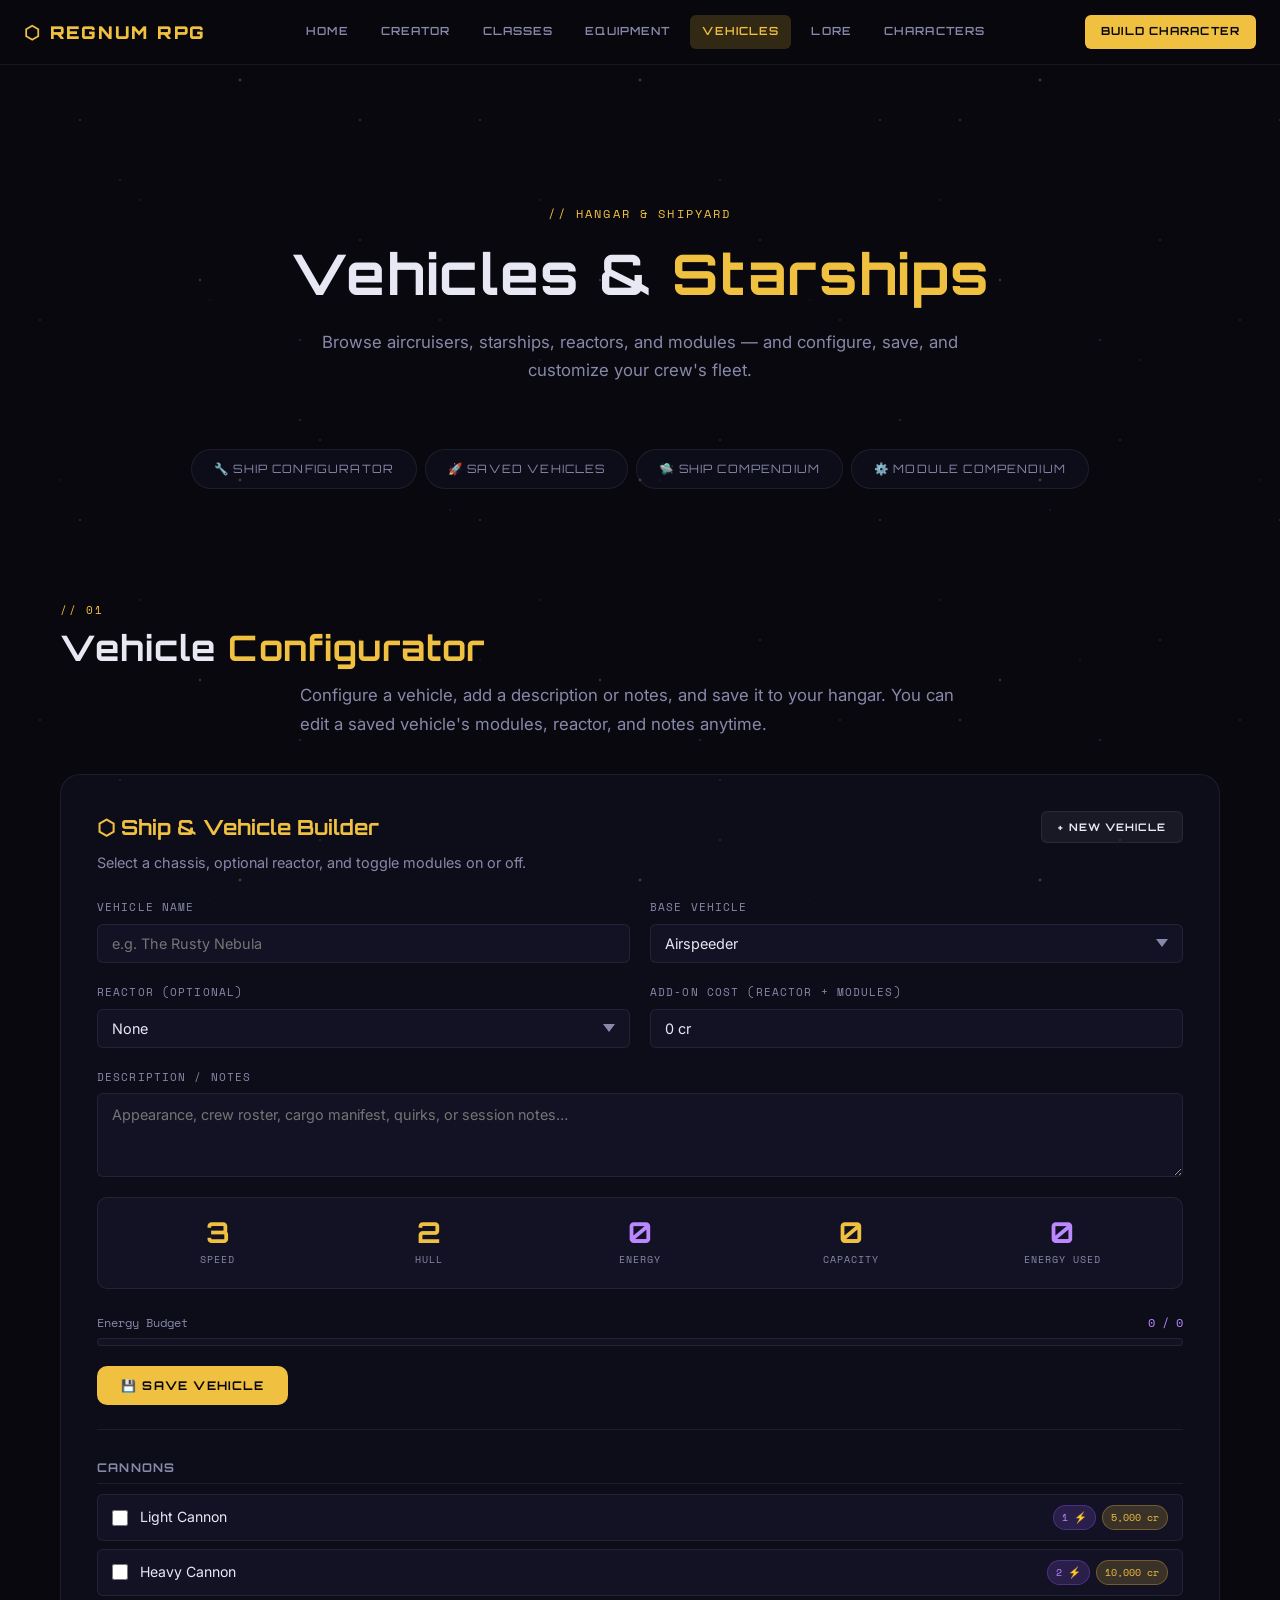
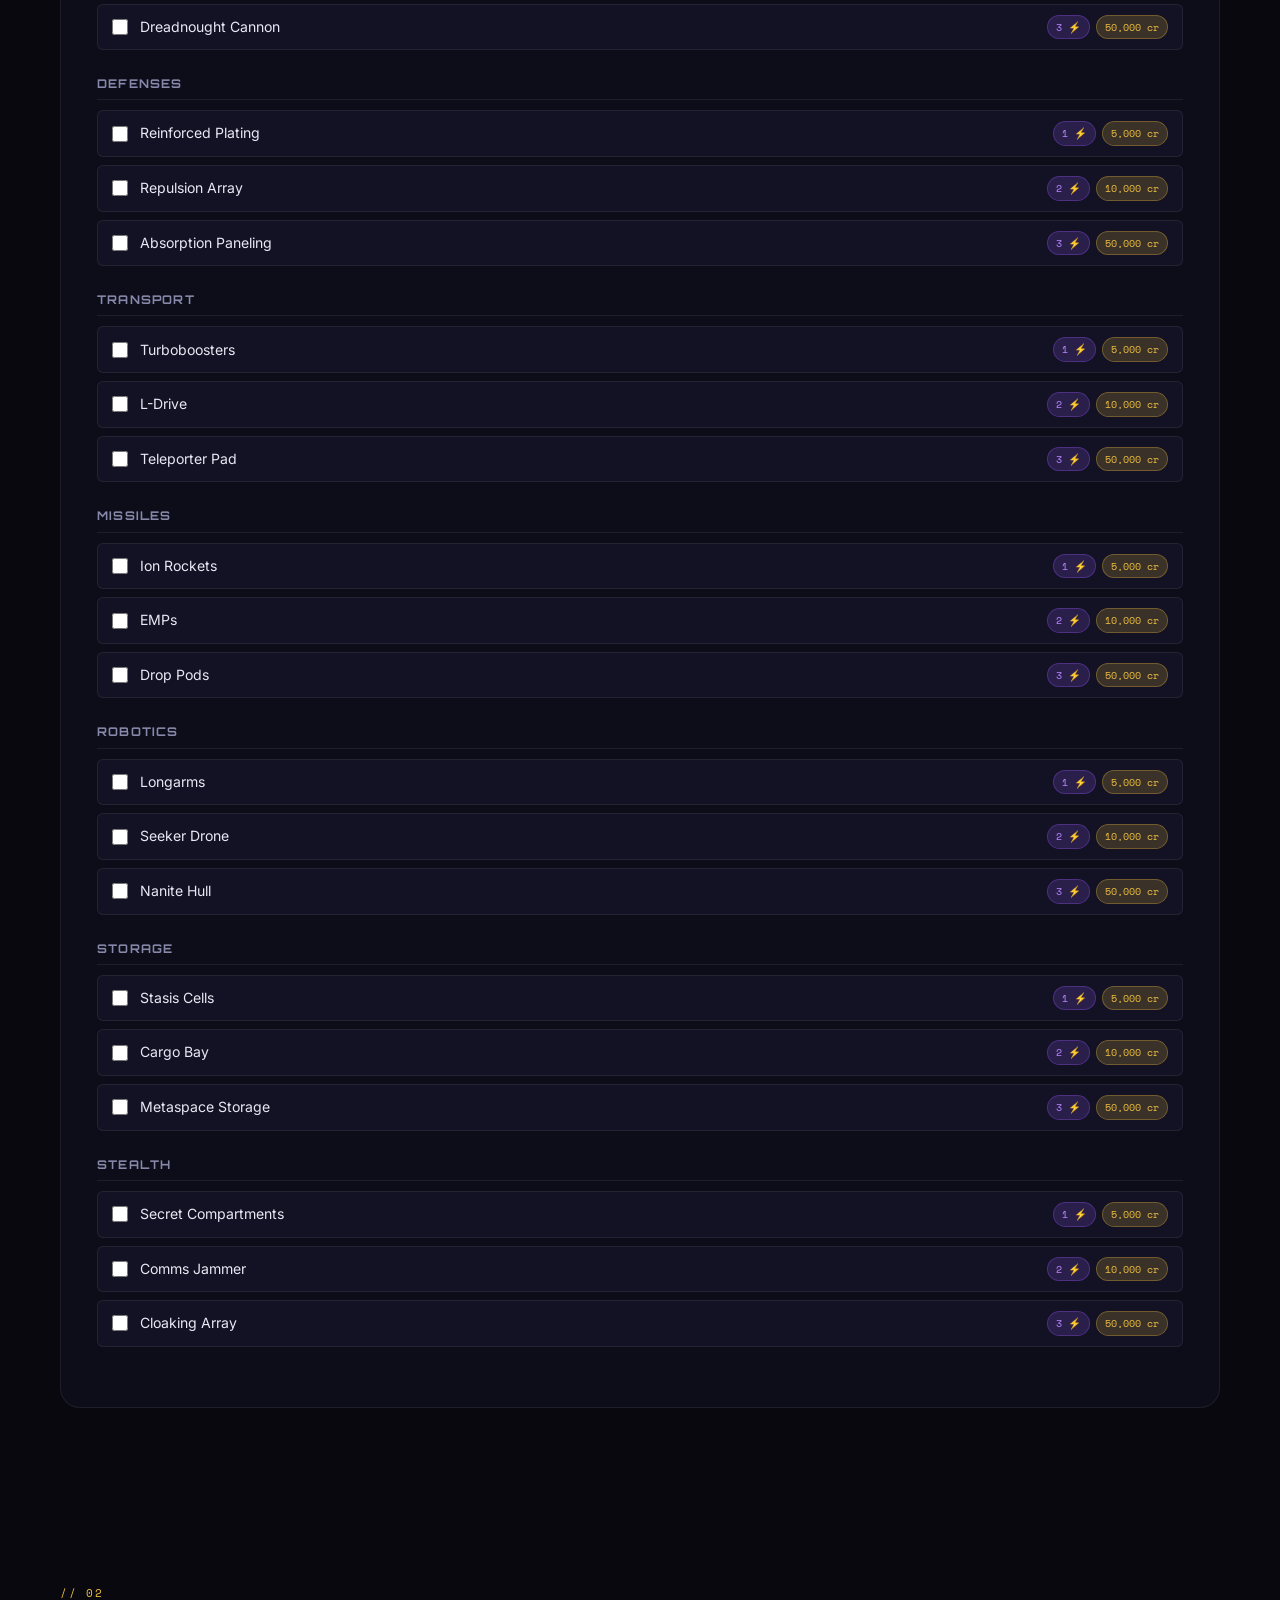
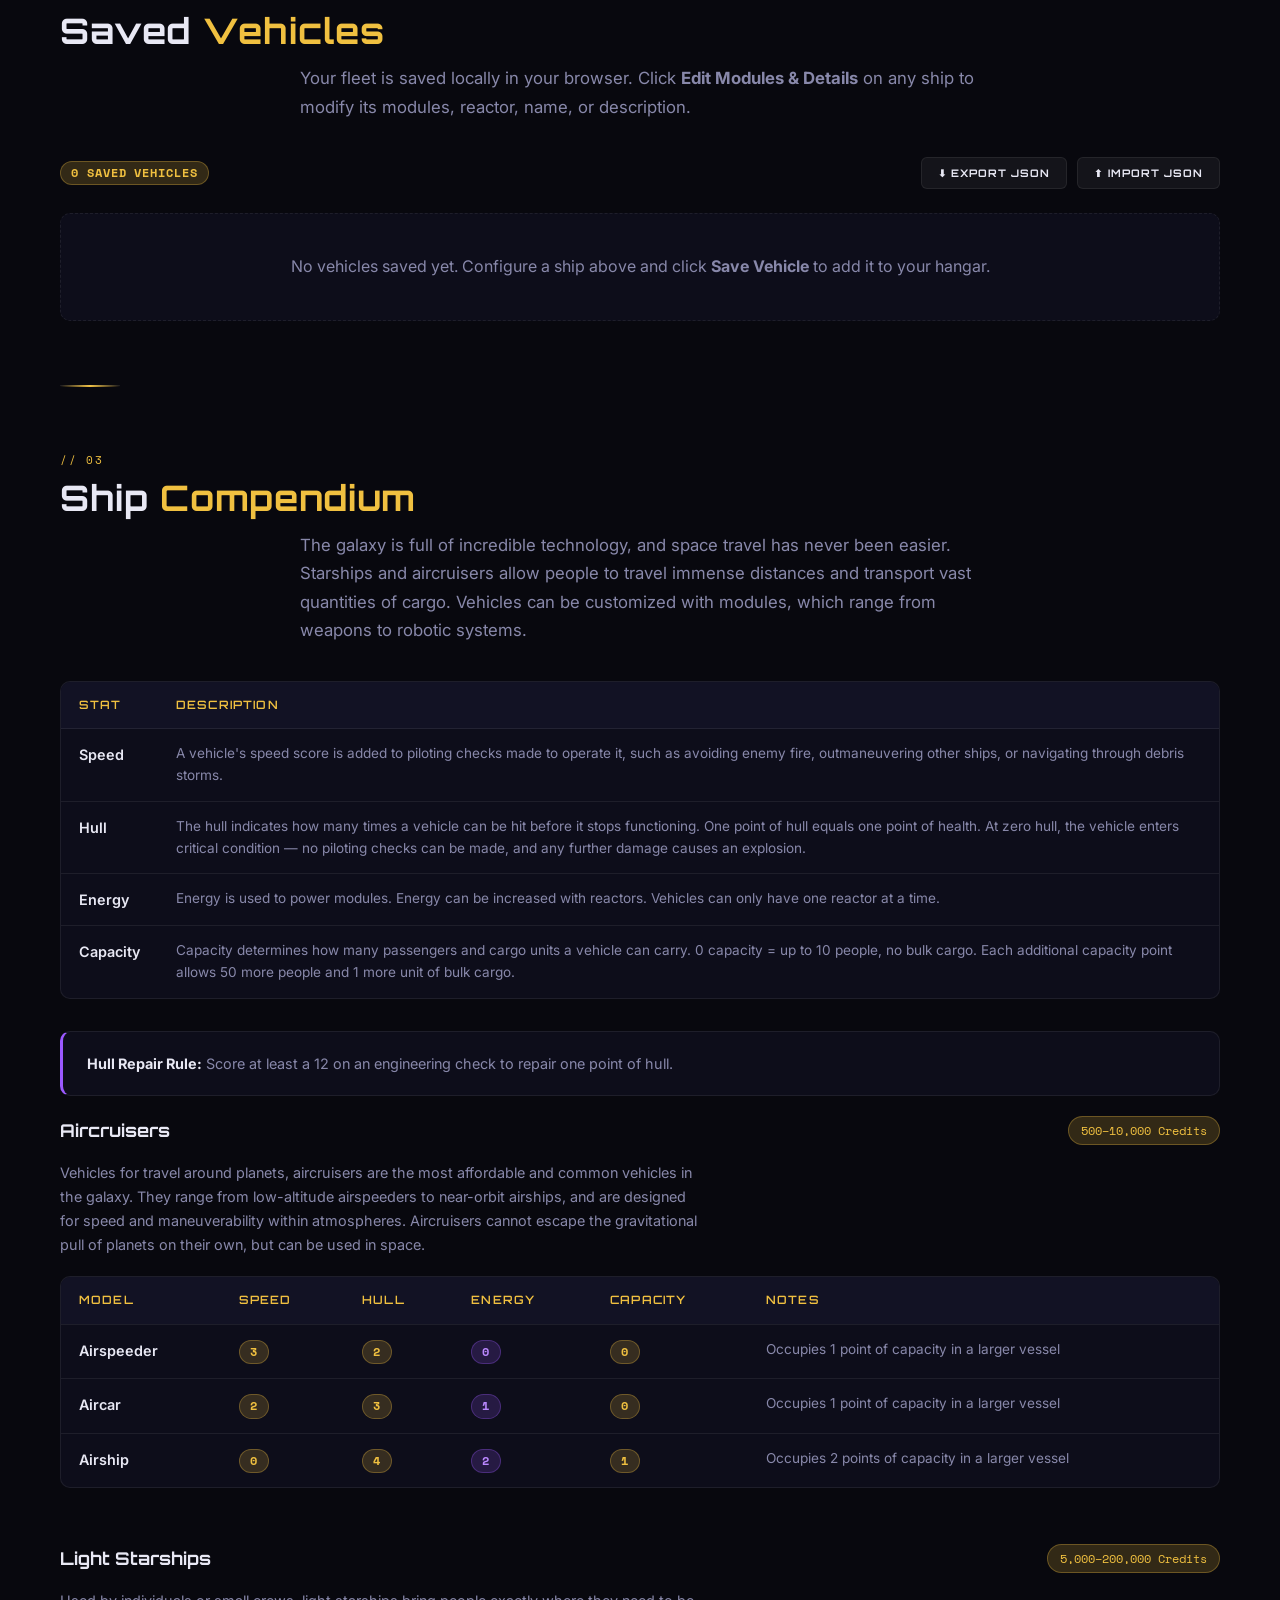
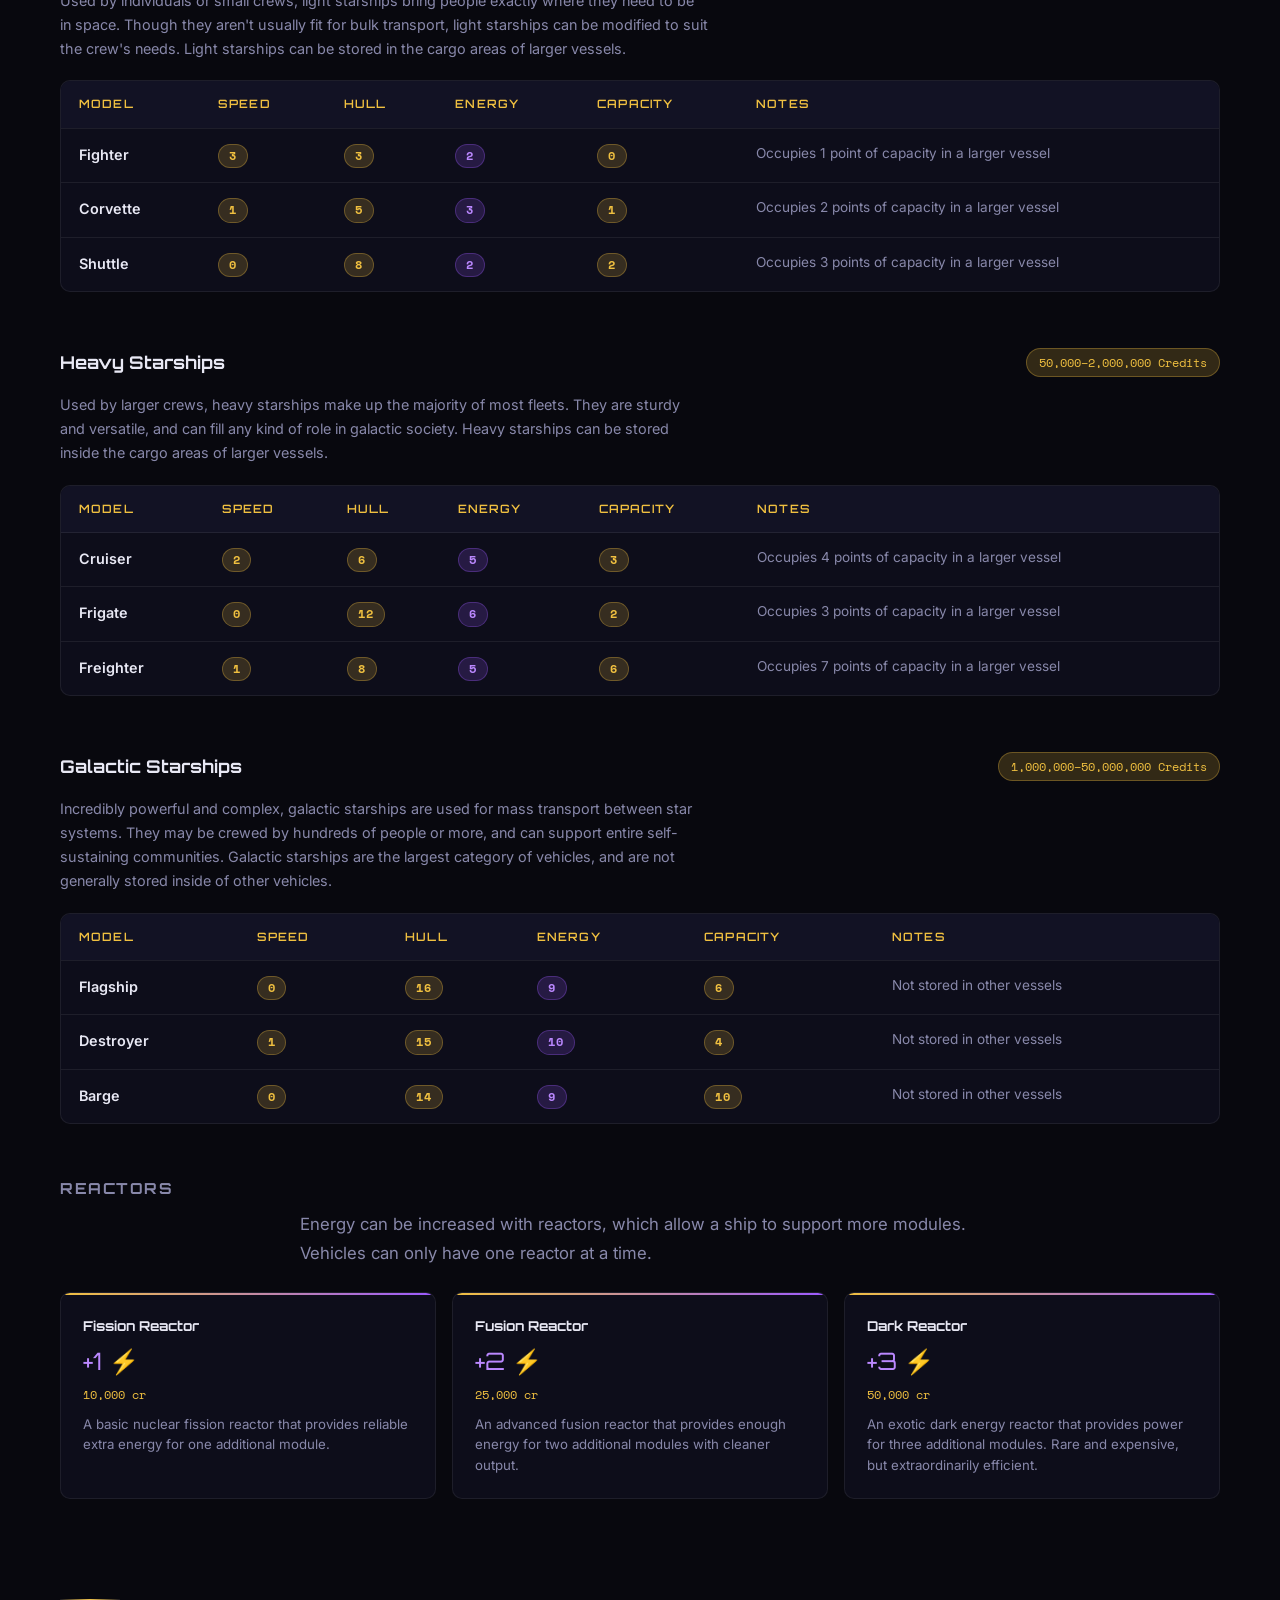
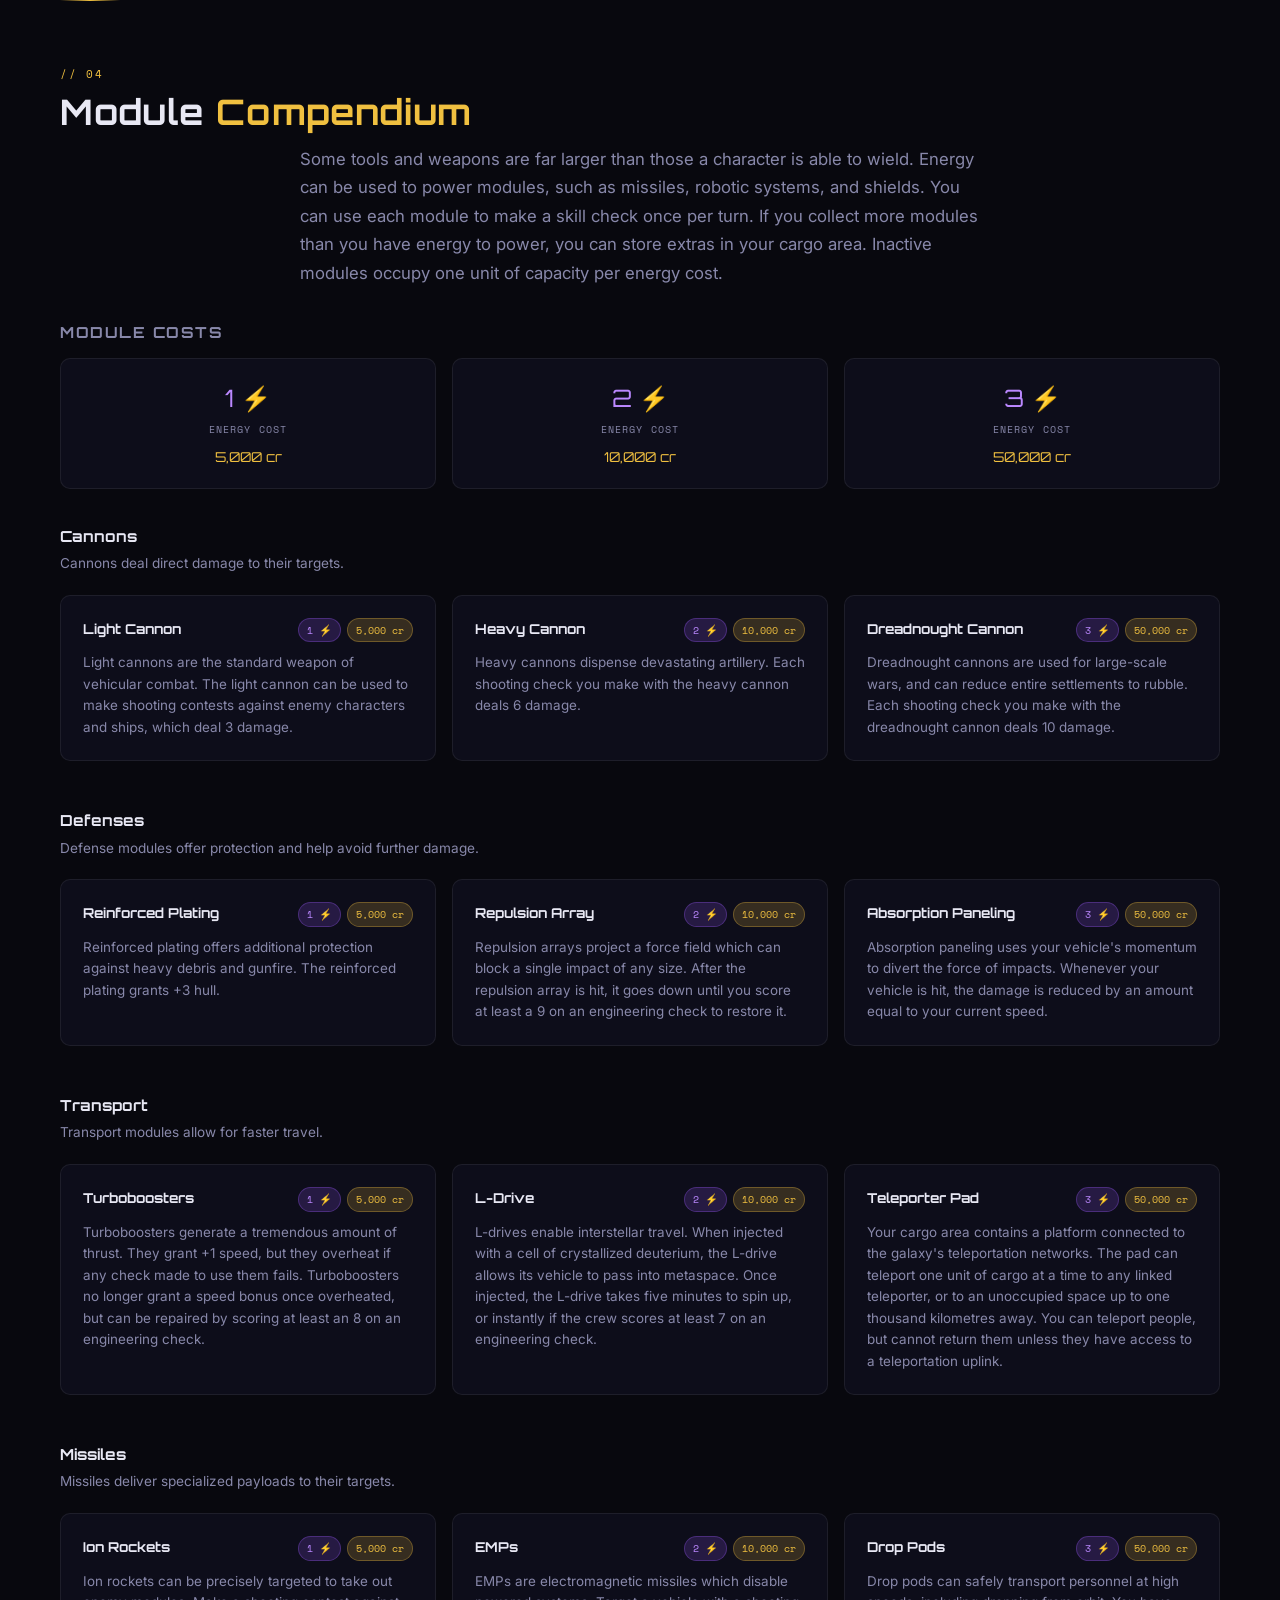
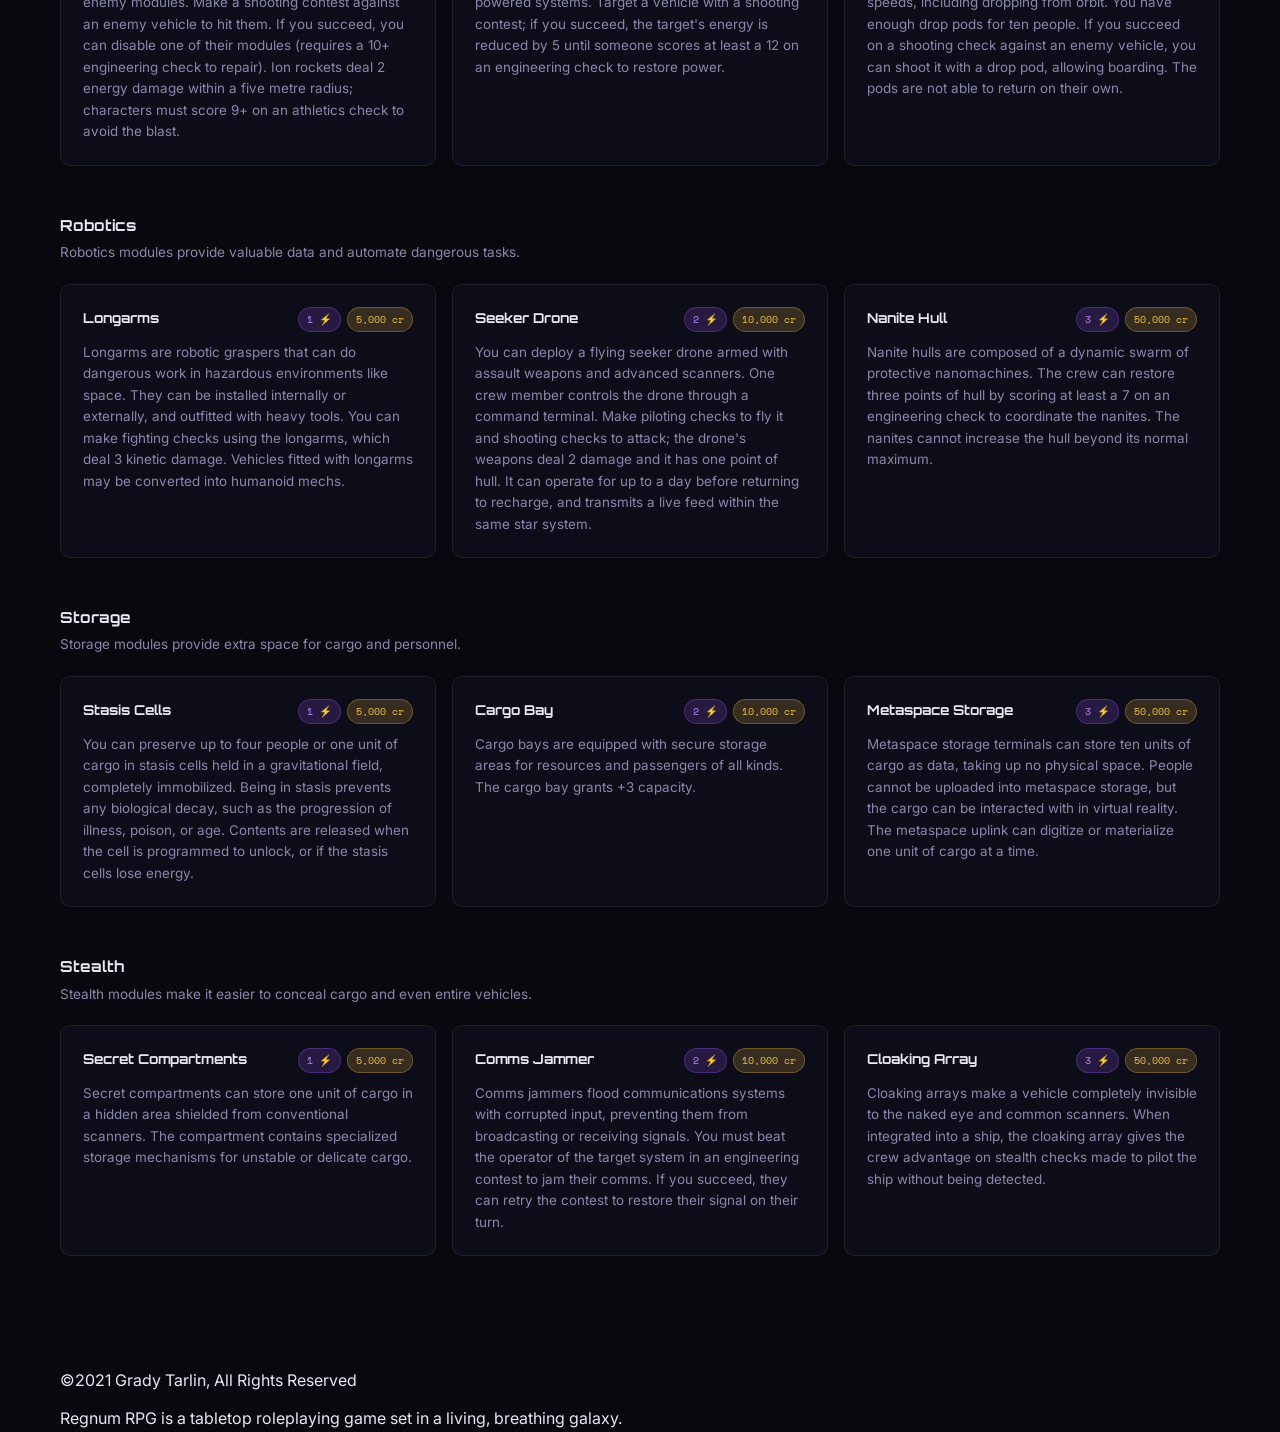
<file: vehicles.html>
<!DOCTYPE html>
<html lang="en">
<head>
  <meta charset="UTF-8" />
  <meta name="viewport" content="width=device-width, initial-scale=1.0" />
  <title>Vehicles &amp; Ship Builder — Regnum RPG</title>
  <meta name="description" content="Aircruisers, starships, reactors, vehicle modules, and interactive ship configurator for Regnum RPG." />
  <link rel="stylesheet" href="css/style.css" />
  <style>
    /* ── PAGE HERO ─────────────────────────────────────────── */
    .veh-hero {
      padding: 140px 0 64px;
      text-align: center;
      position: relative;
    }
    .veh-hero .eyebrow {
      font-family: var(--font-mono);
      font-size: 0.75rem;
      letter-spacing: 0.18em;
      color: var(--gold);
      text-transform: uppercase;
      margin-bottom: 16px;
    }
    .veh-hero h1 {
      font-family: var(--font-display);
      font-size: clamp(2rem, 5vw, 3.5rem);
      font-weight: 700;
      color: var(--text);
      margin-bottom: 20px;
    }
    .veh-hero h1 span { color: var(--gold); }
    .veh-hero p {
      max-width: 640px;
      margin: 0 auto;
      color: var(--text-muted);
      font-size: 1.05rem;
      line-height: 1.7;
    }

    /* ── SECTION NAV TABS ──────────────────────────────────── */
    .section-tabs {
      display: flex;
      gap: 8px;
      flex-wrap: wrap;
      justify-content: center;
      padding: 0 24px 48px;
    }
    .section-tab {
      font-family: var(--font-display);
      font-size: 0.72rem;
      letter-spacing: 0.1em;
      text-transform: uppercase;
      padding: 10px 22px;
      border-radius: 999px;
      border: 1px solid var(--border);
      background: var(--surface);
      color: var(--text-muted);
      cursor: pointer;
      transition: all var(--t-mid);
      text-decoration: none;
    }
    .section-tab:hover {
      border-color: var(--gold);
      color: var(--gold);
      background: var(--gold-glow);
    }

    /* ── SECTION HEADERS ───────────────────────────────────── */
    .section-block { padding: 64px 0; }
    .section-label {
      font-family: var(--font-mono);
      font-size: 0.7rem;
      letter-spacing: 0.16em;
      text-transform: uppercase;
      color: var(--gold);
      margin-bottom: 8px;
    }
    .section-heading {
      font-family: var(--font-display);
      font-size: clamp(1.5rem, 3vw, 2.2rem);
      font-weight: 700;
      color: var(--text);
      margin-bottom: 12px;
    }
    .section-heading span { color: var(--gold); }
    .section-desc {
      max-width: 680px;
      color: var(--text-muted);
      line-height: 1.7;
      margin-bottom: 36px;
    }

    /* ── TABLES ────────────────────────────────────────────── */
    .data-table-wrap {
      overflow-x: auto;
      border-radius: var(--radius);
      border: 1px solid var(--border);
      background: var(--surface);
      margin-bottom: 32px;
    }
    .data-table {
      width: 100%;
      border-collapse: collapse;
      font-size: 0.9rem;
    }
    .data-table th {
      font-family: var(--font-display);
      font-size: 0.72rem;
      font-weight: 600;
      text-transform: uppercase;
      letter-spacing: 0.1em;
      color: var(--gold);
      text-align: left;
      padding: 14px 18px;
      background: var(--surface-2);
      border-bottom: 1px solid var(--border);
      white-space: nowrap;
    }
    .data-table td {
      padding: 14px 18px;
      border-bottom: 1px solid var(--border);
      color: var(--text);
      vertical-align: top;
    }
    .data-table tr:last-child td { border-bottom: none; }
    .data-table tr:hover td { background: rgba(255,255,255,0.02); }
    .data-table td:first-child { font-weight: 600; white-space: nowrap; }
    .data-table td.muted { color: var(--text-muted); font-size: 0.85rem; }
    .badge {
      display: inline-block;
      font-family: var(--font-mono);
      font-size: 0.72rem;
      padding: 2px 10px;
      border-radius: 999px;
      background: var(--gold-glow);
      color: var(--gold);
      border: 1px solid rgba(240,192,64,0.3);
      white-space: nowrap;
    }
    .badge.purple {
      background: var(--purple-glow);
      color: var(--purple-light);
      border-color: rgba(155,89,255,0.3);
    }

    /* ── RULE BOX ──────────────────────────────────────────── */
    .rule-box {
      background: var(--surface);
      border: 1px solid var(--border);
      border-left: 3px solid var(--purple);
      border-radius: var(--radius);
      padding: 20px 24px;
      margin-bottom: 20px;
      font-size: 0.9rem;
      color: var(--text-muted);
      line-height: 1.6;
    }
    .rule-box strong { color: var(--text); }

    /* ── VEHICLE CATEGORY ──────────────────────────────────── */
    .vehicle-category { margin-bottom: 56px; }
    .vehicle-category-header {
      display: flex;
      align-items: flex-start;
      justify-content: space-between;
      flex-wrap: wrap;
      gap: 12px;
      margin-bottom: 16px;
    }
    .vehicle-category-name {
      font-family: var(--font-display);
      font-size: 1.1rem;
      font-weight: 700;
      color: var(--text);
    }
    .vehicle-category-cost {
      font-family: var(--font-mono);
      font-size: 0.75rem;
      color: var(--gold);
      padding: 4px 12px;
      border: 1px solid rgba(240,192,64,0.3);
      border-radius: 999px;
      background: var(--gold-glow);
    }
    .vehicle-category-desc {
      font-size: 0.9rem;
      color: var(--text-muted);
      line-height: 1.65;
      margin-bottom: 20px;
    }

    /* ── REACTOR GRID ──────────────────────────────────────── */
    .reactor-grid {
      display: grid;
      grid-template-columns: repeat(auto-fit, minmax(200px, 1fr));
      gap: 16px;
      margin-bottom: 36px;
    }
    .reactor-card {
      background: var(--surface);
      border: 1px solid var(--border);
      border-radius: var(--radius);
      padding: 22px;
      position: relative;
      overflow: hidden;
    }
    .reactor-card::after {
      content: '';
      position: absolute;
      top: 0; left: 0;
      width: 100%; height: 2px;
      background: linear-gradient(90deg, var(--gold), var(--purple));
    }
    .reactor-name {
      font-family: var(--font-display);
      font-size: 0.85rem;
      font-weight: 700;
      color: var(--text);
      margin-bottom: 6px;
    }
    .reactor-bonus {
      font-family: var(--font-display);
      font-size: 1.5rem;
      color: var(--purple-light);
      margin-bottom: 4px;
    }
    .reactor-cost {
      font-family: var(--font-mono);
      font-size: 0.75rem;
      color: var(--gold);
      margin-bottom: 10px;
    }
    .reactor-desc { font-size: 0.83rem; color: var(--text-muted); line-height: 1.55; }

    /* ── MODULE GRID ───────────────────────────────────────── */
    .module-category { margin-bottom: 48px; }
    .module-category-name {
      font-family: var(--font-display);
      font-size: 0.95rem;
      font-weight: 700;
      color: var(--text);
      margin-bottom: 4px;
    }
    .module-category-summary {
      font-size: 0.85rem;
      color: var(--text-muted);
      margin-bottom: 20px;
    }
    .module-cards {
      display: grid;
      grid-template-columns: repeat(auto-fill, minmax(280px, 1fr));
      gap: 16px;
    }
    .module-card {
      background: var(--surface);
      border: 1px solid var(--border);
      border-radius: var(--radius);
      padding: 22px;
      transition: border-color var(--t-mid), transform var(--t-mid);
      position: relative;
      overflow: hidden;
    }
    .module-card::before {
      content: '';
      position: absolute;
      top: 0; left: 0; right: 0;
      height: 2px;
      background: linear-gradient(90deg, var(--purple), transparent);
      opacity: 0;
      transition: opacity var(--t-mid);
    }
    .module-card:hover {
      border-color: rgba(155,89,255,0.4);
      transform: translateY(-2px);
    }
    .module-card:hover::before { opacity: 1; }
    .module-card-header {
      display: flex;
      align-items: flex-start;
      justify-content: space-between;
      gap: 10px;
      margin-bottom: 10px;
    }
    .module-card-name {
      font-family: var(--font-display);
      font-size: 0.85rem;
      font-weight: 700;
      color: var(--text);
    }
    .module-card-costs {
      display: flex;
      gap: 6px;
      flex-wrap: wrap;
      flex-shrink: 0;
    }
    .energy-badge {
      font-family: var(--font-mono);
      font-size: 0.65rem;
      padding: 3px 8px;
      border-radius: 999px;
      background: var(--purple-glow);
      color: var(--purple-light);
      border: 1px solid rgba(155,89,255,0.3);
      white-space: nowrap;
    }
    .credit-badge {
      font-family: var(--font-mono);
      font-size: 0.65rem;
      padding: 3px 8px;
      border-radius: 999px;
      background: var(--gold-glow);
      color: var(--gold);
      border: 1px solid rgba(240,192,64,0.3);
      white-space: nowrap;
    }
    .module-card-desc {
      font-size: 0.84rem;
      color: var(--text-muted);
      line-height: 1.6;
    }

    /* ── MODULE COST TABLE ─────────────────────────────────── */
    .cost-tier-grid {
      display: grid;
      grid-template-columns: repeat(auto-fit, minmax(160px, 1fr));
      gap: 16px;
      margin-bottom: 36px;
    }
    .cost-tier-card {
      background: var(--surface);
      border: 1px solid var(--border);
      border-radius: var(--radius);
      padding: 20px;
      text-align: center;
    }
    .cost-tier-energy {
      font-family: var(--font-display);
      font-size: 1.5rem;
      color: var(--purple-light);
      margin-bottom: 4px;
    }
    .cost-tier-label {
      font-family: var(--font-mono);
      font-size: 0.65rem;
      color: var(--text-muted);
      text-transform: uppercase;
      letter-spacing: 0.1em;
      margin-bottom: 8px;
    }
    .cost-tier-credits {
      font-family: var(--font-display);
      font-size: 0.85rem;
      color: var(--gold);
    }

    /* ── VEHICLE BUILDER ───────────────────────────────────── */
    .builder-section {
      background: var(--surface);
      border: 1px solid var(--border);
      border-radius: var(--radius-lg);
      padding: 36px;
      margin-bottom: 48px;
    }
    .builder-header-row {
      display: flex;
      justify-content: space-between;
      align-items: flex-start;
      flex-wrap: wrap;
      gap: 16px;
      margin-bottom: 24px;
    }
    .builder-title {
      font-family: var(--font-display);
      font-size: 1.3rem;
      font-weight: 700;
      color: var(--gold);
      margin-bottom: 6px;
    }
    .builder-subtitle {
      font-size: 0.9rem;
      color: var(--text-muted);
      margin: 0;
    }
    .editing-banner {
      display: none;
      align-items: center;
      gap: 10px;
      padding: 10px 16px;
      border-radius: var(--radius-sm);
      background: rgba(155,89,255,0.12);
      border: 1px solid rgba(155,89,255,0.4);
      color: var(--purple-light);
      font-size: 0.85rem;
      margin-bottom: 20px;
    }
    .editing-banner.visible { display: flex; justify-content: space-between; flex-wrap: wrap; }
    .builder-controls {
      display: grid;
      grid-template-columns: 1fr 1fr;
      gap: 20px;
      margin-bottom: 20px;
    }
    @media (max-width: 640px) { .builder-controls { grid-template-columns: 1fr; } }
    .form-group { display: flex; flex-direction: column; gap: 8px; }
    .form-group.full { grid-column: 1 / -1; }
    .form-label {
      font-family: var(--font-mono);
      font-size: 0.7rem;
      text-transform: uppercase;
      letter-spacing: 0.1em;
      color: var(--text-muted);
    }
    .form-input, .form-textarea, .form-select {
      background: var(--surface-2);
      border: 1px solid var(--border);
      border-radius: var(--radius-sm);
      color: var(--text);
      padding: 10px 14px;
      font-family: var(--font-body);
      font-size: 0.9rem;
      outline: none;
      transition: border-color var(--t-fast);
    }
    .form-textarea {
      min-height: 84px;
      resize: vertical;
      line-height: 1.55;
    }
    .form-select {
      cursor: pointer;
      appearance: none;
      background-image: url("data:image/svg+xml,%3Csvg xmlns='http://www.w3.org/2000/svg' width='12' height='8' viewBox='0 0 12 8'%3E%3Cpath fill='%238888aa' d='M6 8L0 0h12z'/%3E%3C/svg%3E");
      background-repeat: no-repeat;
      background-position: right 14px center;
      padding-right: 36px;
    }
    .form-input:focus, .form-textarea:focus, .form-select:focus { border-color: var(--gold); }
    .builder-stats {
      display: flex;
      gap: 12px;
      flex-wrap: wrap;
      padding: 20px;
      background: var(--surface-2);
      border-radius: var(--radius);
      margin-bottom: 24px;
      border: 1px solid var(--border);
    }
    .builder-stat {
      display: flex;
      flex-direction: column;
      align-items: center;
      min-width: 80px;
      flex: 1;
    }
    .builder-stat-val {
      font-family: var(--font-display);
      font-size: 1.8rem;
      font-weight: 700;
      color: var(--gold);
      line-height: 1;
    }
    .builder-stat-val.purple { color: var(--purple-light); }
    .builder-stat-val.danger { color: var(--danger); }
    .builder-stat-label {
      font-family: var(--font-mono);
      font-size: 0.65rem;
      text-transform: uppercase;
      letter-spacing: 0.1em;
      color: var(--text-muted);
      margin-top: 4px;
    }
    .builder-energy-bar-wrap { width: 100%; margin-bottom: 20px; }
    .builder-energy-label {
      display: flex;
      justify-content: space-between;
      font-family: var(--font-mono);
      font-size: 0.75rem;
      color: var(--text-muted);
      margin-bottom: 6px;
    }
    .builder-energy-label span:last-child { color: var(--purple-light); }
    .builder-energy-bar {
      height: 8px;
      background: var(--surface-2);
      border-radius: 999px;
      overflow: hidden;
      border: 1px solid var(--border);
    }
    .builder-energy-fill {
      height: 100%;
      background: linear-gradient(90deg, var(--purple), var(--purple-light));
      border-radius: 999px;
      transition: width 0.3s var(--ease), background 0.3s;
    }
    .builder-energy-fill.over {
      background: linear-gradient(90deg, var(--danger), #ff8899);
    }
    .builder-warn {
      display: none;
      background: rgba(255,68,85,0.12);
      border: 1px solid rgba(255,68,85,0.4);
      border-radius: var(--radius-sm);
      padding: 10px 16px;
      font-size: 0.85rem;
      color: var(--danger);
      margin-bottom: 16px;
    }
    .builder-warn.visible { display: block; }
    .builder-actions {
      display: flex;
      gap: 12px;
      flex-wrap: wrap;
      margin-bottom: 28px;
      padding-bottom: 24px;
      border-bottom: 1px solid var(--border);
    }
    .builder-modules { margin-top: 8px; }
    .builder-module-category { margin-bottom: 24px; }
    .builder-module-category-name {
      font-family: var(--font-display);
      font-size: 0.75rem;
      font-weight: 700;
      text-transform: uppercase;
      letter-spacing: 0.1em;
      color: var(--text-muted);
      margin-bottom: 10px;
      padding-bottom: 6px;
      border-bottom: 1px solid var(--border);
    }
    .builder-module-list { display: flex; flex-direction: column; gap: 8px; }
    .builder-module-item {
      display: flex;
      align-items: center;
      gap: 12px;
      padding: 10px 14px;
      background: var(--surface-2);
      border-radius: var(--radius-sm);
      border: 1px solid var(--border);
      cursor: pointer;
      transition: border-color var(--t-fast), background var(--t-fast);
    }
    .builder-module-item:hover { border-color: rgba(155,89,255,0.4); }
    .builder-module-item.checked { border-color: rgba(155,89,255,0.5); background: rgba(155,89,255,0.08); }
    .builder-module-item input[type="checkbox"] {
      accent-color: var(--purple);
      width: 16px; height: 16px;
      flex-shrink: 0;
      cursor: pointer;
    }
    .builder-module-item-name {
      flex: 1;
      font-size: 0.88rem;
      color: var(--text);
    }
    .builder-module-item-badges { display: flex; gap: 6px; }

    /* ── SAVED HANGAR ──────────────────────────────────────── */
    .hangar-toolbar {
      display: flex;
      justify-content: space-between;
      align-items: center;
      flex-wrap: wrap;
      gap: 12px;
      margin-bottom: 24px;
    }
    .hangar-grid {
      display: grid;
      grid-template-columns: repeat(auto-fill, minmax(320px, 1fr));
      gap: 20px;
    }
    .hangar-card {
      background: var(--surface);
      border: 1px solid var(--border);
      border-radius: var(--radius);
      padding: 24px;
      display: flex;
      flex-direction: column;
      gap: 14px;
      position: relative;
      overflow: hidden;
    }
    .hangar-card::before {
      content: '';
      position: absolute;
      top: 0; left: 0; right: 0;
      height: 2px;
      background: linear-gradient(90deg, var(--gold), var(--purple));
    }
    .hangar-card-title {
      font-family: var(--font-display);
      font-size: 1.05rem;
      font-weight: 700;
      color: var(--gold);
      margin-bottom: 4px;
    }
    .hangar-card-meta {
      font-family: var(--font-mono);
      font-size: 0.72rem;
      color: var(--text-muted);
    }
    .hangar-stats {
      display: grid;
      grid-template-columns: repeat(4, 1fr);
      gap: 8px;
      background: var(--surface-2);
      border-radius: var(--radius-sm);
      padding: 10px;
      text-align: center;
    }
    .hangar-stat-val {
      font-family: var(--font-display);
      font-size: 1rem;
      color: var(--text);
    }
    .hangar-stat-lbl {
      font-family: var(--font-mono);
      font-size: 0.6rem;
      color: var(--text-muted);
      text-transform: uppercase;
    }
    .hangar-modules {
      display: flex;
      flex-wrap: wrap;
      gap: 6px;
    }
    .hangar-notes {
      font-size: 0.85rem;
      color: var(--text-muted);
      line-height: 1.55;
      background: var(--surface-2);
      border-left: 2px solid var(--gold);
      padding: 10px 12px;
      border-radius: var(--radius-sm);
      white-space: pre-wrap;
    }
    .hangar-actions {
      display: flex;
      gap: 8px;
      margin-top: auto;
      padding-top: 8px;
    }
    .hangar-empty {
      background: var(--surface);
      border: 1px dashed var(--border);
      border-radius: var(--radius);
      padding: 40px 24px;
      text-align: center;
      color: var(--text-muted);
    }

    /* ── DIVIDER ───────────────────────────────────────────── */
    .divider {
      border: none;
      border-top: 1px solid var(--border);
      margin: 0;
    }

    /* ── LOADING STATE ─────────────────────────────────────── */
    .loading-state {
      text-align: center;
      padding: 60px 24px;
      color: var(--text-muted);
      font-family: var(--font-mono);
      font-size: 0.85rem;
    }
    .loading-dot { display: inline-block; animation: pulse 1.4s ease-in-out infinite; }
    .loading-dot:nth-child(2) { animation-delay: 0.2s; }
    .loading-dot:nth-child(3) { animation-delay: 0.4s; }
    @keyframes pulse { 0%, 80%, 100% { opacity: 0.3; } 40% { opacity: 1; } }

    @media (max-width: 768px) {
      .builder-section { padding: 24px 20px; }
      .section-block { padding: 48px 0; }
    }
  </style>
</head>
<body>
<div class="page-wrapper">
  <div class="starfield" aria-hidden="true"></div>

  <!-- ── NAV ──────────────────────────────────────────────── -->
  <nav class="nav" id="nav">
    <div class="nav-inner">
      <a href="index.html" class="nav-logo">⬡ REGNUM RPG</a>
      <div class="nav-links">
        <a href="index.html" class="nav-link">Home</a>
        <a href="character-creator.html" class="nav-link">Creator</a>
        <a href="classes.html" class="nav-link">Classes</a>
        <a href="equipment.html" class="nav-link">Equipment</a>
        <a href="vehicles.html" class="nav-link active">Vehicles</a>
        <a href="lore.html" class="nav-link">Lore</a>
        <a href="characters.html" class="nav-link">Characters</a>
      </div>
      <a href="character-creator.html" class="nav-cta">Build Character</a>
      <button class="nav-hamburger" aria-label="Toggle mobile menu" aria-expanded="false"><span></span><span></span><span></span></button>
    </div>
    <div class="nav-mobile">
      <a href="index.html" class="nav-link">Home</a>
      <a href="character-creator.html" class="nav-link">Creator</a>
      <a href="classes.html" class="nav-link">Classes</a>
      <a href="equipment.html" class="nav-link">Equipment</a>
      <a href="vehicles.html" class="nav-link active">Vehicles</a>
      <a href="lore.html" class="nav-link">Lore</a>
      <a href="characters.html" class="nav-link">Characters</a>
      <a href="character-creator.html" class="nav-cta" style="margin-top:8px;text-align:center;">Build Character</a>
    </div>
  </nav>

  <!-- ── MAIN ─────────────────────────────────────────────── -->
  <main>
    <section class="veh-hero">
      <div class="container">
        <p class="eyebrow">// hangar &amp; shipyard</p>
        <h1>Vehicles &amp; <span>Starships</span></h1>
        <p>Browse aircruisers, starships, reactors, and modules — and configure, save, and customize your crew's fleet.</p>
      </div>
    </section>

    <div class="container">
      <nav class="section-tabs" aria-label="Page sections">
        <a href="#builder" class="section-tab">🔧 Ship Configurator</a>
        <a href="#hangar" class="section-tab">🚀 Saved Vehicles</a>
        <a href="#vehicles" class="section-tab">🛸 Ship Compendium</a>
        <a href="#modules" class="section-tab">⚙️ Module Compendium</a>
      </nav>
    </div>

    <div class="container" id="veh-root">
      <div class="loading-state">
        <span class="loading-dot">●</span>
        <span class="loading-dot">●</span>
        <span class="loading-dot">●</span>
        &nbsp;Loading vehicle &amp; module data…
      </div>
    </div>
  </main>

  <footer class="site-footer">
    <div class="container">
      <p>©2021 Grady Tarlin, All Rights Reserved</p>
      <p>Regnum RPG is a tabletop roleplaying game set in a living, breathing galaxy.</p>
    </div>
  </footer>
</div>

<script src="js/main.js"></script>
<script>
(async function initVehiclesPage() {
  const STORAGE_KEY = 'regnum-vehicles';
  const root = document.getElementById('veh-root');

  function formatCredits(n) {
    return Number(n || 0).toLocaleString() + ' cr';
  }
  function escapeHtml(str) {
    return String(str ?? '').replace(/&/g,'&amp;').replace(/</g,'&lt;').replace(/>/g,'&gt;').replace(/"/g,'&quot;');
  }
  function el(tag, cls, html) {
    const e = document.createElement(tag);
    if (cls) e.className = cls;
    if (html !== undefined) e.innerHTML = html;
    return e;
  }

  let vhData;
  try {
    const res = await fetch('data/vehicles.json');
    if (!res.ok) throw new Error('Fetch failed');
    vhData = await res.json();
  } catch (err) {
    root.innerHTML = '<div class="loading-state" style="color:var(--danger)">⚠ Failed to load vehicle data. Please refresh.</div>';
    console.error(err);
    return;
  }

  root.innerHTML = '';

  // Flat lookups
  const allModels = [];
  vhData.categories.forEach(cat => {
    cat.models.forEach(m => allModels.push({ ...m, categoryName: cat.name }));
  });
  const moduleMap = {};
  vhData.modules.types.forEach(type => {
    type.modules.forEach(m => { moduleMap[m.id] = { ...m, category: type.name }; });
  });
  const reactorMap = {};
  vhData.reactors.types.forEach(r => { reactorMap[r.id] = r; });

  // ============================================================
  // SECTION 1 — INTERACTIVE VEHICLE CONFIGURATOR
  // ============================================================
  const builderSection = el('section', 'section-block');
  builderSection.id = 'builder';
  builderSection.innerHTML = `
    <div class="section-label">// 01</div>
    <h2 class="section-heading">Vehicle <span>Configurator</span></h2>
    <p class="section-desc">Configure a vehicle, add a description or notes, and save it to your hangar. You can edit a saved vehicle's modules, reactor, and notes anytime.</p>

    <div class="builder-section">
      <div class="builder-header-row">
        <div>
          <div class="builder-title">⬡ Ship &amp; Vehicle Builder</div>
          <p class="builder-subtitle">Select a chassis, optional reactor, and toggle modules on or off.</p>
        </div>
        <button class="btn btn-ghost btn-sm" id="btn-new-vehicle" type="button">+ New Vehicle</button>
      </div>

      <div class="editing-banner" id="editing-banner">
        <span>✏️ Editing saved vehicle: <strong id="editing-banner-name"></strong></span>
        <button class="btn btn-ghost btn-sm" id="btn-cancel-edit" type="button">Cancel Edit</button>
      </div>

      <div class="builder-controls">
        <div class="form-group">
          <label class="form-label" for="builder-vehicle-name">Vehicle Name</label>
          <input class="form-input" id="builder-vehicle-name" type="text" placeholder="e.g. The Rusty Nebula" />
        </div>
        <div class="form-group">
          <label class="form-label" for="builder-vehicle-select">Base Vehicle</label>
          <select class="form-select" id="builder-vehicle-select"></select>
        </div>
        <div class="form-group">
          <label class="form-label" for="builder-reactor-select">Reactor (optional)</label>
          <select class="form-select" id="builder-reactor-select">
            <option value="">None</option>
          </select>
        </div>
        <div class="form-group">
          <label class="form-label" for="builder-addon-cost">Add-On Cost (Reactor + Modules)</label>
          <input class="form-input" id="builder-addon-cost" type="text" readonly value="0 cr" />
        </div>
        <div class="form-group full">
          <label class="form-label" for="builder-vehicle-notes">Description / Notes</label>
          <textarea class="form-textarea" id="builder-vehicle-notes" placeholder="Appearance, crew roster, cargo manifest, quirks, or session notes…"></textarea>
        </div>
      </div>

      <div class="builder-stats">
        <div class="builder-stat"><div class="builder-stat-val" id="bstat-speed">—</div><div class="builder-stat-label">Speed</div></div>
        <div class="builder-stat"><div class="builder-stat-val" id="bstat-hull">—</div><div class="builder-stat-label">Hull</div></div>
        <div class="builder-stat"><div class="builder-stat-val purple" id="bstat-energy">—</div><div class="builder-stat-label">Energy</div></div>
        <div class="builder-stat"><div class="builder-stat-val" id="bstat-capacity">—</div><div class="builder-stat-label">Capacity</div></div>
        <div class="builder-stat"><div class="builder-stat-val purple" id="bstat-energy-used">0</div><div class="builder-stat-label">Energy Used</div></div>
      </div>

      <div class="builder-energy-bar-wrap">
        <div class="builder-energy-label">
          <span>Energy Budget</span>
          <span id="builder-energy-label-text">0 / 0</span>
        </div>
        <div class="builder-energy-bar">
          <div class="builder-energy-fill" id="builder-energy-fill" style="width:0%"></div>
        </div>
      </div>

      <div class="builder-warn" id="builder-warn">
        ⚠ Over energy limit! Inactive modules must be stored in cargo (1 capacity per energy cost).
      </div>

      <div class="builder-actions">
        <button class="btn btn-primary" id="btn-save-vehicle" type="button">💾 Save Vehicle</button>
        <button class="btn btn-ghost" id="btn-save-as-new" type="button" style="display:none;">Save as New Copy</button>
      </div>

      <div class="builder-modules" id="builder-modules"></div>
    </div>
  `;
  root.appendChild(builderSection);

  // ============================================================
  // SECTION 2 — SAVED VEHICLES HANGAR
  // ============================================================
  const hangarSection = el('section', 'section-block');
  hangarSection.id = 'hangar';
  hangarSection.innerHTML = `
    <div class="section-label">// 02</div>
    <h2 class="section-heading">Saved <span>Vehicles</span></h2>
    <p class="section-desc">Your fleet is saved locally in your browser. Click <strong>Edit Modules &amp; Details</strong> on any ship to modify its modules, reactor, name, or description.</p>
    <div class="hangar-toolbar">
      <span class="badge" id="hangar-count">0 saved vehicles</span>
      <div style="display:flex;gap:10px;flex-wrap:wrap;">
        <button class="btn btn-ghost btn-sm" id="btn-export-vehicles" type="button">⬇ Export JSON</button>
        <button class="btn btn-ghost btn-sm" id="btn-import-vehicles" type="button">⬆ Import JSON</button>
        <input type="file" id="import-vehicles-input" accept=".json" style="display:none;" />
      </div>
    </div>
    <div id="hangar-list"></div>
  `;
  root.appendChild(hangarSection);
  root.appendChild(el('hr', 'divider'));

  // ============================================================
  // SECTION 3 — SHIP COMPENDIUM
  // ============================================================
  const vhSection = el('section', 'section-block');
  vhSection.id = 'vehicles';
  vhSection.innerHTML = `
    <div class="section-label">// 03</div>
    <h2 class="section-heading">Ship <span>Compendium</span></h2>
    <p class="section-desc">${vhData.overview}</p>

    <div class="data-table-wrap">
      <table class="data-table">
        <thead><tr><th>Stat</th><th>Description</th></tr></thead>
        <tbody id="stats-tbody"></tbody>
      </table>
    </div>

    <div class="rule-box">
      <strong>Hull Repair Rule:</strong> ${vhData.stats.hullRepair}
    </div>

    <div id="vehicle-categories"></div>

    <h3 style="font-family:var(--font-display);font-size:0.95rem;color:var(--text-muted);text-transform:uppercase;letter-spacing:0.1em;margin:40px 0 12px;">Reactors</h3>
    <p class="section-desc" style="margin-bottom:24px;">${vhData.reactors.description}</p>
    <div class="reactor-grid" id="reactor-grid"></div>
  `;
  root.appendChild(vhSection);
  root.appendChild(el('hr', 'divider'));

  const statsTbody = vhSection.querySelector('#stats-tbody');
  [
    { key: 'speed', label: 'Speed' },
    { key: 'hull', label: 'Hull' },
    { key: 'energy', label: 'Energy' },
    { key: 'capacity', label: 'Capacity' },
  ].forEach(s => {
    const tr = document.createElement('tr');
    tr.innerHTML = `<td>${s.label}</td><td class="muted">${vhData.stats[s.key]}</td>`;
    statsTbody.appendChild(tr);
  });

  const vhCats = vhSection.querySelector('#vehicle-categories');
  vhData.categories.forEach(cat => {
    const catEl = el('div', 'vehicle-category');
    catEl.innerHTML = `
      <div class="vehicle-category-header">
        <div class="vehicle-category-name">${cat.name}</div>
        <div class="vehicle-category-cost">${cat.costRange}</div>
      </div>
      <p class="vehicle-category-desc">${cat.description}</p>
      <div class="data-table-wrap">
        <table class="data-table">
          <thead><tr><th>Model</th><th>Speed</th><th>Hull</th><th>Energy</th><th>Capacity</th><th>Notes</th></tr></thead>
          <tbody></tbody>
        </table>
      </div>
    `;
    const tbody = catEl.querySelector('tbody');
    cat.models.forEach(m => {
      const tr = document.createElement('tr');
      tr.innerHTML = `
        <td title="${escapeHtml(m.description)}">${m.name}</td>
        <td><span class="badge">${m.speed}</span></td>
        <td><span class="badge">${m.hull}</span></td>
        <td><span class="badge purple">${m.energy}</span></td>
        <td><span class="badge">${m.capacity}</span></td>
        <td class="muted">${m.capacityNote}</td>
      `;
      tbody.appendChild(tr);
    });
    vhCats.appendChild(catEl);
  });

  const reactorGrid = vhSection.querySelector('#reactor-grid');
  vhData.reactors.types.forEach(r => {
    const card = el('div', 'reactor-card');
    card.innerHTML = `
      <div class="reactor-name">${r.name}</div>
      <div class="reactor-bonus">+${r.energyBonus} ⚡</div>
      <div class="reactor-cost">${formatCredits(r.cost)}</div>
      <p class="reactor-desc">${r.description}</p>
    `;
    reactorGrid.appendChild(card);
  });

  // ============================================================
  // SECTION 4 — MODULE COMPENDIUM
  // ============================================================
  const modSection = el('section', 'section-block');
  modSection.id = 'modules';
  modSection.innerHTML = `
    <div class="section-label">// 04</div>
    <h2 class="section-heading">Module <span>Compendium</span></h2>
    <p class="section-desc">${vhData.modules.overview}</p>

    <h3 style="font-family:var(--font-display);font-size:0.95rem;color:var(--text-muted);text-transform:uppercase;letter-spacing:0.1em;margin-bottom:16px;">Module Costs</h3>
    <div class="cost-tier-grid" id="cost-tiers"></div>
    <div id="module-categories"></div>
  `;
  root.appendChild(modSection);

  const costTiers = modSection.querySelector('#cost-tiers');
  vhData.modules.costs.forEach(c => {
    const card = el('div', 'cost-tier-card');
    card.innerHTML = `
      <div class="cost-tier-energy">${c.energyCost} ⚡</div>
      <div class="cost-tier-label">Energy Cost</div>
      <div class="cost-tier-credits">${formatCredits(c.creditCost)}</div>
    `;
    costTiers.appendChild(card);
  });

  const modCats = modSection.querySelector('#module-categories');
  vhData.modules.types.forEach(type => {
    const catEl = el('div', 'module-category');
    catEl.innerHTML = `
      <div class="module-category-name">${type.name}</div>
      <p class="module-category-summary">${type.summary}</p>
      <div class="module-cards" id="modcards-${type.id}"></div>
    `;
    const cards = catEl.querySelector(`#modcards-${type.id}`);
    type.modules.forEach(m => {
      const card = el('div', 'module-card');
      card.innerHTML = `
        <div class="module-card-header">
          <div class="module-card-name">${m.name}</div>
          <div class="module-card-costs">
            <span class="energy-badge">${m.energyCost} ⚡</span>
            <span class="credit-badge">${formatCredits(m.creditCost)}</span>
          </div>
        </div>
        <p class="module-card-desc">${m.description}</p>
      `;
      cards.appendChild(card);
    });
    modCats.appendChild(catEl);
  });

  // ============================================================
  // BUILDER & HANGAR LOGIC
  // ============================================================
  const nameInput       = document.getElementById('builder-vehicle-name');
  const notesInput      = document.getElementById('builder-vehicle-notes');
  const vehicleSelect   = document.getElementById('builder-vehicle-select');
  const reactorSelect   = document.getElementById('builder-reactor-select');
  const addonCostInput  = document.getElementById('builder-addon-cost');
  const bStatSpeed      = document.getElementById('bstat-speed');
  const bStatHull       = document.getElementById('bstat-hull');
  const bStatEnergy     = document.getElementById('bstat-energy');
  const bStatCapacity   = document.getElementById('bstat-capacity');
  const bStatEnergyUsed = document.getElementById('bstat-energy-used');
  const energyFill      = document.getElementById('builder-energy-fill');
  const energyLabel     = document.getElementById('builder-energy-label-text');
  const builderWarn     = document.getElementById('builder-warn');
  const builderModules  = document.getElementById('builder-modules');
  const editingBanner   = document.getElementById('editing-banner');
  const editingNameEl   = document.getElementById('editing-banner-name');
  const btnSave         = document.getElementById('btn-save-vehicle');
  const btnSaveAsNew    = document.getElementById('btn-save-as-new');

  let editingVehicleId = null;
  const checkedModules = new Set();

  vhData.categories.forEach(cat => {
    const optGroup = document.createElement('optgroup');
    optGroup.label = cat.name;
    cat.models.forEach(m => {
      const opt = document.createElement('option');
      opt.value = m.id;
      opt.textContent = m.name;
      optGroup.appendChild(opt);
    });
    vehicleSelect.appendChild(optGroup);
  });

  vhData.reactors.types.forEach(r => {
    const opt = document.createElement('option');
    opt.value = r.id;
    opt.textContent = `${r.name} (+${r.energyBonus} ⚡ — ${formatCredits(r.cost)})`;
    reactorSelect.appendChild(opt);
  });

  vhData.modules.types.forEach(type => {
    const catDiv = el('div', 'builder-module-category');
    catDiv.innerHTML = `<div class="builder-module-category-name">${type.name}</div>`;
    const listDiv = el('div', 'builder-module-list');

    type.modules.forEach(m => {
      const item = el('label', 'builder-module-item');
      item.htmlFor = `bmod-${m.id}`;
      item.innerHTML = `
        <input type="checkbox" id="bmod-${m.id}" data-energy="${m.energyCost}" data-module-id="${m.id}" />
        <span class="builder-module-item-name">${m.name}</span>
        <div class="builder-module-item-badges">
          <span class="energy-badge">${m.energyCost} ⚡</span>
          <span class="credit-badge">${formatCredits(m.creditCost)}</span>
        </div>
      `;
      const cb = item.querySelector('input');
      cb.addEventListener('change', () => {
        if (cb.checked) {
          checkedModules.add(m.id);
          item.classList.add('checked');
        } else {
          checkedModules.delete(m.id);
          item.classList.remove('checked');
        }
        updateBuilder();
      });
      listDiv.appendChild(item);
    });
    catDiv.appendChild(listDiv);
    builderModules.appendChild(catDiv);
  });

  function computeStats(vehicleId, reactorId, moduleIds) {
    const vehicle = allModels.find(m => m.id === vehicleId) || allModels[0];
    const reactor = reactorId ? reactorMap[reactorId] : null;
    const baseEnergy = vehicle.energy + (reactor ? reactor.energyBonus : 0);
    let energyUsed = 0, speedBonus = 0, hullBonus = 0, capacityBonus = 0;
    let addonCost = reactor ? reactor.cost : 0;

    (moduleIds || []).forEach(id => {
      const m = moduleMap[id];
      if (!m) return;
      energyUsed += m.energyCost;
      addonCost += m.creditCost;
      if (id === 'turboboosters') speedBonus += 1;
      if (id === 'reinforced-plating') hullBonus += 3;
      if (id === 'cargo-bay') capacityBonus += 3;
    });

    return {
      vehicle,
      reactor,
      speed: vehicle.speed + speedBonus,
      hull: vehicle.hull + hullBonus,
      energy: baseEnergy,
      capacity: vehicle.capacity + capacityBonus,
      energyUsed,
      addonCost,
    };
  }

  function updateBuilder() {
    const stats = computeStats(vehicleSelect.value, reactorSelect.value, Array.from(checkedModules));
    bStatSpeed.textContent      = stats.speed;
    bStatHull.textContent       = stats.hull;
    bStatEnergy.textContent     = stats.energy;
    bStatCapacity.textContent   = stats.capacity;
    bStatEnergyUsed.textContent = stats.energyUsed;
    addonCostInput.value        = formatCredits(stats.addonCost);

    energyLabel.textContent = `${stats.energyUsed} / ${stats.energy}`;
    const pct = stats.energy > 0 ? Math.min(stats.energyUsed / stats.energy * 100, 100) : 0;
    const over = stats.energyUsed > stats.energy;
    energyFill.style.width = (over ? 100 : pct) + '%';
    energyFill.classList.toggle('over', over);
    bStatEnergyUsed.classList.toggle('danger', over);
    builderWarn.classList.toggle('visible', over);
  }

  function syncModuleCheckboxes() {
    document.querySelectorAll('#builder-modules .builder-module-item').forEach(item => {
      const cb = item.querySelector('input[type="checkbox"]');
      const isChecked = checkedModules.has(cb.dataset.moduleId);
      cb.checked = isChecked;
      item.classList.toggle('checked', isChecked);
    });
  }

  function setEditingMode(veh) {
    if (veh) {
      editingVehicleId = veh.id;
      editingNameEl.textContent = veh.name || 'Unnamed Vehicle';
      editingBanner.classList.add('visible');
      btnSave.textContent = '💾 Update Saved Vehicle';
      btnSaveAsNew.style.display = '';
    } else {
      editingVehicleId = null;
      editingBanner.classList.remove('visible');
      btnSave.textContent = '💾 Save Vehicle';
      btnSaveAsNew.style.display = 'none';
    }
  }

  function resetBuilder() {
    setEditingMode(null);
    nameInput.value = '';
    notesInput.value = '';
    vehicleSelect.selectedIndex = 0;
    reactorSelect.value = '';
    checkedModules.clear();
    syncModuleCheckboxes();
    updateBuilder();
  }

  function loadSavedVehicles() {
    try {
      return JSON.parse(localStorage.getItem(STORAGE_KEY) || '[]');
    } catch (_) { return []; }
  }

  function persistVehicles(list) {
    localStorage.setItem(STORAGE_KEY, JSON.stringify(list));
  }

  function saveCurrentVehicle(asNew = false) {
    const vehicle = allModels.find(m => m.id === vehicleSelect.value) || allModels[0];
    const name = nameInput.value.trim() || `Custom ${vehicle.name}`;
    const list = loadSavedVehicles();
    const record = {
      id: (!asNew && editingVehicleId) ? editingVehicleId : Date.now().toString(),
      name,
      notes: notesInput.value,
      vehicleId: vehicle.id,
      reactorId: reactorSelect.value || '',
      modules: Array.from(checkedModules),
      updatedAt: new Date().toISOString(),
    };

    const idx = list.findIndex(v => v.id === record.id);
    if (idx >= 0) {
      list[idx] = record;
      window.showToast?.(`Updated "${name}"!`, 'success');
    } else {
      list.push(record);
      window.showToast?.(`Saved "${name}" to hangar!`, 'success');
    }

    persistVehicles(list);
    setEditingMode(record);
    renderHangar();
  }

  function renderHangar() {
    const list = loadSavedVehicles();
    const container = document.getElementById('hangar-list');
    document.getElementById('hangar-count').textContent =
      `${list.length} saved vehicle${list.length === 1 ? '' : 's'}`;

    if (list.length === 0) {
      container.innerHTML = `<div class="hangar-empty">No vehicles saved yet. Configure a ship above and click <strong>Save Vehicle</strong> to add it to your hangar.</div>`;
      return;
    }

    const grid = el('div', 'hangar-grid');
    list.forEach(v => {
      const stats = computeStats(v.vehicleId, v.reactorId, v.modules);
      const modsHtml = (v.modules || []).length
        ? v.modules.map(id => {
            const m = moduleMap[id];
            return m ? `<span class="energy-badge">${escapeHtml(m.name)} (${m.energyCost}⚡)</span>` : '';
          }).join('')
        : '<span style="font-size:0.8rem;color:var(--text-muted);">No modules installed</span>';

      const card = el('article', 'hangar-card');
      card.innerHTML = `
        <div>
          <div class="hangar-card-title">${escapeHtml(v.name)}</div>
          <div class="hangar-card-meta">${escapeHtml(stats.vehicle.name)} (${escapeHtml(stats.vehicle.categoryName)})${stats.reactor ? ' · ' + escapeHtml(stats.reactor.name) : ''}</div>
        </div>
        <div class="hangar-stats">
          <div><div class="hangar-stat-val">${stats.speed}</div><div class="hangar-stat-lbl">Speed</div></div>
          <div><div class="hangar-stat-val">${stats.hull}</div><div class="hangar-stat-lbl">Hull</div></div>
          <div><div class="hangar-stat-val">${stats.energyUsed}/${stats.energy}</div><div class="hangar-stat-lbl">Energy</div></div>
          <div><div class="hangar-stat-val">${stats.capacity}</div><div class="hangar-stat-lbl">Capacity</div></div>
        </div>
        <div class="hangar-modules">${modsHtml}</div>
        ${v.notes ? `<div class="hangar-notes">${escapeHtml(v.notes)}</div>` : ''}
        <div class="hangar-actions">
          <button class="btn btn-primary btn-sm" data-edit="${escapeHtml(v.id)}" type="button">✏️ Edit Modules &amp; Details</button>
          <button class="btn btn-danger btn-sm" data-del="${escapeHtml(v.id)}" type="button">🗑</button>
        </div>
      `;

      card.querySelector('[data-edit]').addEventListener('click', () => {
        nameInput.value = v.name || '';
        notesInput.value = v.notes || '';
        vehicleSelect.value = v.vehicleId || allModels[0].id;
        reactorSelect.value = v.reactorId || '';
        checkedModules.clear();
        (v.modules || []).forEach(id => checkedModules.add(id));
        syncModuleCheckboxes();
        updateBuilder();
        setEditingMode(v);
        document.getElementById('builder').scrollIntoView({ behavior: 'smooth' });
      });

      card.querySelector('[data-del]').addEventListener('click', () => {
        if (!confirm(`Delete "${v.name}"?`)) return;
        const next = loadSavedVehicles().filter(item => item.id !== v.id);
        persistVehicles(next);
        if (editingVehicleId === v.id) setEditingMode(null);
        renderHangar();
      });

      grid.appendChild(card);
    });

    container.innerHTML = '';
    container.appendChild(grid);
  }

  vehicleSelect.addEventListener('change', updateBuilder);
  reactorSelect.addEventListener('change', updateBuilder);
  btnSave.addEventListener('click', () => saveCurrentVehicle(false));
  btnSaveAsNew.addEventListener('click', () => saveCurrentVehicle(true));
  document.getElementById('btn-new-vehicle').addEventListener('click', resetBuilder);
  document.getElementById('btn-cancel-edit').addEventListener('click', resetBuilder);

  document.getElementById('btn-export-vehicles').addEventListener('click', () => {
    const list = loadSavedVehicles();
    if (!list.length) { alert('No vehicles to export.'); return; }
    const blob = new Blob([JSON.stringify(list, null, 2)], { type: 'application/json' });
    const url = URL.createObjectURL(blob);
    const a = document.createElement('a');
    a.href = url;
    a.download = `regnum-vehicles-${new Date().toISOString().slice(0, 10)}.json`;
    document.body.appendChild(a);
    a.click();
    document.body.removeChild(a);
    URL.revokeObjectURL(url);
  });

  document.getElementById('btn-import-vehicles').addEventListener('click', () => {
    const inp = document.getElementById('import-vehicles-input');
    inp.value = '';
    inp.click();
  });

  document.getElementById('import-vehicles-input').addEventListener('change', (e) => {
    const file = e.target.files[0];
    if (!file) return;
    const reader = new FileReader();
    reader.onload = (ev) => {
      try {
        const incoming = JSON.parse(ev.target.result);
        if (!Array.isArray(incoming)) throw new Error('Not a JSON array.');
        const existing = loadSavedVehicles();
        const ids = new Set(existing.map(v => v.id));
        let added = 0;
        incoming.forEach(v => {
          if (!ids.has(v.id)) { existing.push(v); added++; }
        });
        persistVehicles(existing);
        renderHangar();
        window.showToast?.(`Imported ${added} vehicle${added === 1 ? '' : 's'}!`, 'success');
      } catch (err) {
        alert('Import failed: ' + err.message);
      }
    };
    reader.readAsText(file);
  });

  updateBuilder();
  renderHangar();
})();
</script>
</body>
</html>
</file>
<file: css/style.css>
@import url('https://fonts.googleapis.com/css2?family=Orbitron:wght@400;500;600;700;900&family=Inter:wght@300;400;500;600;700&family=Space+Mono:ital,wght@0,400;0,700;1,400&display=swap');

/* ============================================================
   DESIGN TOKENS
   ============================================================ */
:root {
  /* Core Colors */
  --bg:           #08080e;
  --surface:      #0d0d1a;
  --surface-2:    #121224;
  --surface-3:    #191933;
  --border:       rgba(255,255,255,0.07);
  --border-hover: rgba(255,255,255,0.14);
  --border-active:rgba(240,192,64,0.5);

  /* Primary — King K Gold */
  --gold:         #f0c040;
  --gold-light:   #ffd966;
  --gold-dim:     #a07820;
  --gold-glow:    rgba(240,192,64,0.18);
  --gold-glow-md: rgba(240,192,64,0.35);
  --gold-glow-lg: rgba(240,192,64,0.6);

  /* Accent — Neon Purple */
  --purple:       #9b59ff;
  --purple-light: #bb88ff;
  --purple-dim:   #5522aa;
  --purple-glow:  rgba(155,89,255,0.18);
  --purple-glow-md:rgba(155,89,255,0.35);

  /* Faction Colors */
  --apex-blue:    #00d4ff;
  --magnus-green: #4caf50;
  --void-purple:  #9c27b0;
  --outer-rust:   #bf5722;
  --band-grey:    #78909c;
  --chkaar-green: #2e7d32;
  --circuit-gold: #f0c040;

  /* Status */
  --success:  #44cc88;
  --warning:  #ffaa33;
  --danger:   #ff4455;
  --info:     #44aaff;

  /* Text */
  --text:         #e8e8f4;
  --text-muted:   #8888aa;
  --text-dim:     #4a4a7a;
  --text-invert:  #08080e;

  /* Typography */
  --font-display: 'Orbitron', sans-serif;
  --font-body:    'Inter', sans-serif;
  --font-mono:    'Space Mono', monospace;

  /* Sizing */
  --radius-sm:  6px;
  --radius:     10px;
  --radius-md:  14px;
  --radius-lg:  20px;
  --radius-xl:  28px;

  /* Spacing scale */
  --space-1:  4px;
  --space-2:  8px;
  --space-3:  12px;
  --space-4:  16px;
  --space-5:  20px;
  --space-6:  24px;
  --space-8:  32px;
  --space-10: 40px;
  --space-12: 48px;
  --space-16: 64px;
  --space-20: 80px;

  /* Transitions */
  --ease:      cubic-bezier(0.25, 0.46, 0.45, 0.94);
  --ease-out:  cubic-bezier(0.0, 0.0, 0.2, 1);
  --ease-in:   cubic-bezier(0.4, 0.0, 1, 1);
  --t-fast:    120ms;
  --t-mid:     220ms;
  --t-slow:    380ms;

  /* Shadows */
  --shadow-sm:  0 2px 8px rgba(0,0,0,0.4);
  --shadow:     0 4px 20px rgba(0,0,0,0.5);
  --shadow-lg:  0 8px 40px rgba(0,0,0,0.7);
  --glow-gold:  0 0 20px var(--gold-glow), 0 0 60px rgba(240,192,64,0.08);
  --glow-purple:0 0 20px var(--purple-glow), 0 0 60px rgba(155,89,255,0.08);
}

/* ============================================================
   RESET & BASE
   ============================================================ */
*, *::before, *::after {
  box-sizing: border-box;
  margin: 0;
  padding: 0;
}

html {
  scroll-behavior: smooth;
  -webkit-font-smoothing: antialiased;
  text-rendering: optimizeLegibility;
}

body {
  font-family: var(--font-body);
  background-color: var(--bg);
  color: var(--text);
  min-height: 100vh;
  font-size: 16px;
  line-height: 1.6;
  overflow-x: hidden;
}

img { max-width: 100%; display: block; }
a { color: var(--gold); text-decoration: none; transition: color var(--t-fast); }
a:hover { color: var(--gold-light); }
button { font-family: inherit; cursor: pointer; border: none; background: none; }
input, select, textarea { font-family: inherit; }
ul, ol { list-style: none; }

/* ============================================================
   TYPOGRAPHY
   ============================================================ */
h1, h2, h3, h4, h5, h6 {
  font-family: var(--font-display);
  font-weight: 700;
  letter-spacing: 0.03em;
  line-height: 1.2;
}

.display-1 { font-size: clamp(2.5rem, 7vw, 5rem); font-weight: 900; letter-spacing: 0.06em; }
.display-2 { font-size: clamp(1.8rem, 4vw, 3rem); font-weight: 700; letter-spacing: 0.05em; }

h1 { font-size: clamp(1.6rem, 4vw, 2.4rem); }
h2 { font-size: clamp(1.3rem, 3vw, 1.8rem); }
h3 { font-size: clamp(1.1rem, 2.5vw, 1.4rem); }
h4 { font-size: 1.1rem; }

p { max-width: 72ch; }
p + p { margin-top: 0.75em; }

.text-muted  { color: var(--text-muted); }
.text-gold   { color: var(--gold); }
.text-purple { color: var(--purple); }
.text-mono   { font-family: var(--font-mono); }
.text-sm     { font-size: 0.875rem; }
.text-xs     { font-size: 0.75rem; }
.text-lg     { font-size: 1.125rem; }
.text-xl     { font-size: 1.25rem; }
.text-center { text-align: center; }
.text-uppercase { text-transform: uppercase; letter-spacing: 0.08em; }

/* Gold gradient text */
.text-gradient {
  background: linear-gradient(135deg, var(--gold-light) 0%, var(--gold) 40%, var(--purple-light) 100%);
  -webkit-background-clip: text;
  -webkit-text-fill-color: transparent;
  background-clip: text;
}

/* ============================================================
   LAYOUT
   ============================================================ */
.container {
  width: 100%;
  max-width: 1200px;
  margin: 0 auto;
  padding: 0 var(--space-5);
}

.container-sm { max-width: 800px; margin: 0 auto; padding: 0 var(--space-5); }
.container-lg { max-width: 1400px; margin: 0 auto; padding: 0 var(--space-5); }

.flex { display: flex; }
.flex-col { flex-direction: column; }
.flex-wrap { flex-wrap: wrap; }
.items-center { align-items: center; }
.items-start { align-items: flex-start; }
.justify-center { justify-content: center; }
.justify-between { justify-content: space-between; }
.gap-2 { gap: var(--space-2); }
.gap-4 { gap: var(--space-4); }
.gap-6 { gap: var(--space-6); }
.gap-8 { gap: var(--space-8); }

.grid { display: grid; }
.grid-2 { grid-template-columns: repeat(2, 1fr); }
.grid-3 { grid-template-columns: repeat(3, 1fr); }
.grid-auto { grid-template-columns: repeat(auto-fill, minmax(280px, 1fr)); }
.grid-auto-sm { grid-template-columns: repeat(auto-fill, minmax(220px, 1fr)); }

/* ============================================================
   STARFIELD BACKGROUND
   ============================================================ */
.starfield {
  position: fixed;
  inset: 0;
  pointer-events: none;
  z-index: 0;
  overflow: hidden;
}

.starfield::before,
.starfield::after {
  content: '';
  position: absolute;
  inset: 0;
  background-image:
    radial-gradient(1px 1px at 20% 30%, rgba(255,255,255,0.4) 0%, transparent 100%),
    radial-gradient(1px 1px at 80% 10%, rgba(255,255,255,0.3) 0%, transparent 100%),
    radial-gradient(1.5px 1.5px at 50% 70%, rgba(255,255,255,0.35) 0%, transparent 100%),
    radial-gradient(1px 1px at 10% 80%, rgba(255,255,255,0.25) 0%, transparent 100%),
    radial-gradient(1px 1px at 90% 60%, rgba(255,255,255,0.3) 0%, transparent 100%),
    radial-gradient(1px 1px at 35% 50%, rgba(255,255,255,0.2) 0%, transparent 100%),
    radial-gradient(2px 2px at 60% 20%, rgba(240,192,64,0.4) 0%, transparent 100%),
    radial-gradient(1.5px 1.5px at 75% 85%, rgba(155,89,255,0.4) 0%, transparent 100%);
  background-size: 400px 400px;
  animation: stars-drift 120s linear infinite;
}

.starfield::after {
  background-size: 600px 600px;
  animation-duration: 180s;
  animation-direction: reverse;
  opacity: 0.6;
}

@keyframes stars-drift {
  0%   { transform: translate(0, 0); }
  100% { transform: translate(-200px, -200px); }
}

/* ============================================================
   NAVIGATION
   ============================================================ */
.nav {
  position: fixed;
  top: 0;
  left: 0;
  right: 0;
  z-index: 1000;
  background: rgba(8,8,14,0.85);
  backdrop-filter: blur(16px);
  -webkit-backdrop-filter: blur(16px);
  border-bottom: 1px solid var(--border);
  transition: border-color var(--t-mid);
}

.nav.scrolled {
  border-bottom-color: rgba(240,192,64,0.2);
  box-shadow: 0 4px 30px rgba(0,0,0,0.5);
}

.nav-inner {
  display: flex;
  align-items: center;
  justify-content: space-between;
  height: 64px;
  padding: 0 var(--space-6);
  max-width: 1400px;
  margin: 0 auto;
}

.nav-logo {
  font-family: var(--font-display);
  font-weight: 900;
  font-size: 1.1rem;
  letter-spacing: 0.1em;
  color: var(--gold);
  text-transform: uppercase;
  display: flex;
  align-items: center;
  gap: var(--space-2);
  transition: all var(--t-mid);
}

.nav-logo:hover {
  color: var(--gold-light);
  text-shadow: var(--glow-gold);
}

.nav-logo-icon {
  font-size: 1.3rem;
}

.nav-links {
  display: flex;
  align-items: center;
  gap: var(--space-2);
}

.nav-link {
  font-family: var(--font-display);
  font-size: 0.7rem;
  font-weight: 600;
  letter-spacing: 0.1em;
  text-transform: uppercase;
  color: var(--text-muted);
  padding: var(--space-2) var(--space-3);
  border-radius: var(--radius-sm);
  transition: all var(--t-fast);
  white-space: nowrap;
}

.nav-link:hover, .nav-link.active {
  color: var(--gold);
  background: var(--gold-glow);
}

.nav-cta {
  font-family: var(--font-display);
  font-size: 0.7rem;
  font-weight: 700;
  letter-spacing: 0.1em;
  text-transform: uppercase;
  color: var(--text-invert);
  background: var(--gold);
  padding: var(--space-2) var(--space-4);
  border-radius: var(--radius-sm);
  transition: all var(--t-fast);
  white-space: nowrap;
}

.nav-cta:hover {
  background: var(--gold-light);
  color: var(--text-invert);
  box-shadow: var(--glow-gold);
  transform: translateY(-1px);
}

.nav-hamburger {
  display: none;
  flex-direction: column;
  gap: 5px;
  padding: var(--space-2);
  cursor: pointer;
}

.nav-hamburger span {
  display: block;
  width: 24px;
  height: 2px;
  background: var(--text);
  border-radius: 2px;
  transition: all var(--t-mid);
}

/* Mobile Nav */
.nav-mobile {
  display: none;
  flex-direction: column;
  gap: var(--space-1);
  padding: var(--space-4) var(--space-6);
  border-top: 1px solid var(--border);
  background: rgba(8,8,14,0.95);
}

.nav-mobile.open { display: flex; }

.nav-mobile .nav-link {
  font-size: 0.8rem;
  padding: var(--space-3) var(--space-4);
}

/* ============================================================
   CARDS
   ============================================================ */
.card {
  background: var(--surface);
  border: 1px solid var(--border);
  border-radius: var(--radius-md);
  padding: var(--space-6);
  transition: all var(--t-mid) var(--ease);
  position: relative;
  overflow: hidden;
}

.card::before {
  content: '';
  position: absolute;
  inset: 0;
  background: linear-gradient(135deg, transparent 0%, rgba(255,255,255,0.01) 100%);
  pointer-events: none;
}

.card:hover {
  border-color: var(--border-hover);
  transform: translateY(-2px);
  box-shadow: var(--shadow);
}

.card-interactive {
  cursor: pointer;
  user-select: none;
}

.card-interactive:hover {
  border-color: rgba(240,192,64,0.3);
  box-shadow: 0 4px 24px rgba(0,0,0,0.4), 0 0 0 1px rgba(240,192,64,0.1);
}

.card-interactive.selected {
  border-color: var(--gold);
  box-shadow: 0 0 0 1px var(--gold), var(--glow-gold), var(--shadow-lg);
  background: linear-gradient(135deg, var(--surface-2) 0%, rgba(240,192,64,0.05) 100%);
}

.card-interactive.selected::after {
  content: '✓';
  position: absolute;
  top: var(--space-3);
  right: var(--space-3);
  width: 24px;
  height: 24px;
  background: var(--gold);
  color: var(--bg);
  border-radius: 50%;
  font-size: 0.75rem;
  font-weight: 900;
  display: flex;
  align-items: center;
  justify-content: center;
  font-family: sans-serif;
}

.card-glass {
  background: rgba(13,13,26,0.6);
  backdrop-filter: blur(12px);
  -webkit-backdrop-filter: blur(12px);
  border: 1px solid rgba(255,255,255,0.08);
}

/* ============================================================
   BUTTONS
   ============================================================ */
.btn {
  display: inline-flex;
  align-items: center;
  justify-content: center;
  gap: var(--space-2);
  font-family: var(--font-display);
  font-size: 0.75rem;
  font-weight: 700;
  letter-spacing: 0.1em;
  text-transform: uppercase;
  padding: var(--space-3) var(--space-6);
  border-radius: var(--radius);
  border: none;
  cursor: pointer;
  transition: all var(--t-mid) var(--ease);
  white-space: nowrap;
  text-decoration: none;
}

.btn-primary {
  background: var(--gold);
  color: var(--text-invert);
}
.btn-primary:hover {
  background: var(--gold-light);
  color: var(--text-invert);
  box-shadow: var(--glow-gold);
  transform: translateY(-2px);
}
.btn-primary:active { transform: translateY(0); }

.btn-secondary {
  background: transparent;
  color: var(--gold);
  border: 1px solid var(--gold);
}
.btn-secondary:hover {
  background: var(--gold-glow);
  color: var(--gold-light);
  border-color: var(--gold-light);
  transform: translateY(-2px);
}

.btn-ghost {
  background: rgba(255,255,255,0.05);
  color: var(--text);
  border: 1px solid var(--border);
}
.btn-ghost:hover {
  background: rgba(255,255,255,0.09);
  border-color: var(--border-hover);
  transform: translateY(-1px);
}

.btn-danger {
  background: var(--danger);
  color: white;
}
.btn-danger:hover {
  opacity: 0.85;
  transform: translateY(-2px);
}

.btn-lg {
  font-size: 0.85rem;
  padding: var(--space-4) var(--space-8);
  border-radius: var(--radius-md);
}

.btn-sm {
  font-size: 0.65rem;
  padding: var(--space-2) var(--space-4);
  border-radius: var(--radius-sm);
}

.btn:disabled {
  opacity: 0.4;
  pointer-events: none;
}

/* ============================================================
   BADGES & TAGS
   ============================================================ */
.badge {
  display: inline-flex;
  align-items: center;
  gap: var(--space-1);
  font-family: var(--font-mono);
  font-size: 0.65rem;
  font-weight: 700;
  letter-spacing: 0.08em;
  text-transform: uppercase;
  padding: 3px 8px;
  border-radius: 4px;
}

.badge-gold {
  background: rgba(240,192,64,0.15);
  color: var(--gold);
  border: 1px solid rgba(240,192,64,0.3);
}

.badge-purple {
  background: rgba(155,89,255,0.15);
  color: var(--purple-light);
  border: 1px solid rgba(155,89,255,0.3);
}

.badge-skill {
  background: var(--surface-3);
  color: var(--text);
  border: 1px solid var(--border);
}

/* Skill-specific badge colors */
.badge-shooting   { background: rgba(255,68,85,0.12); color: #ff7788; border-color: rgba(255,68,85,0.25); }
.badge-fighting   { background: rgba(255,120,30,0.12); color: #ff9950; border-color: rgba(255,120,30,0.25); }
.badge-athletics  { background: rgba(68,204,136,0.12); color: #66dd99; border-color: rgba(68,204,136,0.25); }
.badge-piloting   { background: rgba(68,170,255,0.12); color: #66aaff; border-color: rgba(68,170,255,0.25); }
.badge-engineering{ background: rgba(255,170,51,0.12); color: #ffcc66; border-color: rgba(255,170,51,0.25); }
.badge-charisma   { background: rgba(240,192,64,0.12); color: var(--gold); border-color: rgba(240,192,64,0.25); }
.badge-stealth    { background: rgba(155,89,255,0.12); color: var(--purple-light); border-color: rgba(155,89,255,0.25); }
.badge-instinct   { background: rgba(0,212,255,0.12); color: #44ddff; border-color: rgba(0,212,255,0.25); }

/* ============================================================
   SECTION HEADERS
   ============================================================ */
.section-header {
  text-align: center;
  margin-bottom: var(--space-12);
}

.section-label {
  font-family: var(--font-mono);
  font-size: 0.7rem;
  letter-spacing: 0.2em;
  text-transform: uppercase;
  color: var(--gold);
  margin-bottom: var(--space-3);
  display: block;
}

.section-title {
  font-family: var(--font-display);
  font-weight: 900;
  margin-bottom: var(--space-4);
}

.section-desc {
  color: var(--text-muted);
  font-size: 1.05rem;
  max-width: 56ch;
  margin: 0 auto;
}

/* Decorative line */
.divider {
  width: 60px;
  height: 2px;
  background: linear-gradient(90deg, transparent, var(--gold), transparent);
  margin: var(--space-4) auto;
}

/* ============================================================
   SKILL DISPLAY
   ============================================================ */
.skill-row {
  display: flex;
  align-items: center;
  justify-content: space-between;
  padding: var(--space-3) var(--space-4);
  border-radius: var(--radius);
  background: var(--surface-2);
  border: 1px solid var(--border);
  gap: var(--space-4);
  transition: all var(--t-fast);
}

.skill-row:hover { border-color: var(--border-hover); }

.skill-name {
  font-family: var(--font-display);
  font-size: 0.75rem;
  letter-spacing: 0.08em;
  text-transform: uppercase;
  color: var(--text-muted);
  min-width: 110px;
}

.skill-bonus {
  font-family: var(--font-mono);
  font-size: 1.1rem;
  font-weight: 700;
  color: var(--gold);
  min-width: 36px;
  text-align: center;
}

.skill-bonus.zero { color: var(--text-dim); }
.skill-bonus.maxed { color: var(--success); }

.skill-pips {
  display: flex;
  gap: 4px;
}

.skill-pip {
  width: 8px;
  height: 8px;
  border-radius: 50%;
  border: 1px solid var(--border-hover);
  background: transparent;
  transition: all var(--t-fast);
}

.skill-pip.filled { background: var(--gold); border-color: var(--gold); }
.skill-pip.class-bonus { background: var(--purple); border-color: var(--purple); }
.skill-pip.species-bonus { background: var(--success); border-color: var(--success); }

/* ============================================================
   FEATURE CARD
   ============================================================ */
.feature-card {
  background: var(--surface-2);
  border: 1px solid var(--border);
  border-radius: var(--radius);
  padding: var(--space-5);
  position: relative;
}

.feature-name {
  font-family: var(--font-display);
  font-size: 0.85rem;
  font-weight: 700;
  letter-spacing: 0.05em;
  color: var(--gold);
  margin-bottom: var(--space-2);
}

.feature-desc {
  font-size: 0.9rem;
  color: var(--text-muted);
  line-height: 1.65;
}

/* ============================================================
   HP TRACKER
   ============================================================ */
.hp-tracker {
  display: flex;
  align-items: center;
  gap: var(--space-3);
}

.hp-pip {
  width: 32px;
  height: 32px;
  border-radius: 50%;
  border: 2px solid rgba(255,68,85,0.5);
  background: rgba(255,68,85,0.15);
  cursor: pointer;
  transition: all var(--t-fast);
  display: flex;
  align-items: center;
  justify-content: center;
  font-size: 1rem;
}

.hp-pip.filled {
  background: var(--danger);
  border-color: var(--danger);
  box-shadow: 0 0 10px rgba(255,68,85,0.4);
}

.hp-pip:hover { transform: scale(1.1); }

/* ============================================================
   PROGRESS BAR (for wizard)
   ============================================================ */
.progress-bar {
  width: 100%;
  height: 3px;
  background: var(--surface-3);
  border-radius: 2px;
  overflow: hidden;
}

.progress-fill {
  height: 100%;
  background: linear-gradient(90deg, var(--gold), var(--purple));
  border-radius: 2px;
  transition: width 0.4s var(--ease);
}

/* ============================================================
   STEP INDICATOR
   ============================================================ */
.steps {
  display: flex;
  align-items: center;
  gap: 0;
  overflow-x: auto;
  scrollbar-width: none;
  -ms-overflow-style: none;
}
.steps::-webkit-scrollbar { display: none; }

.step {
  display: flex;
  align-items: center;
  gap: var(--space-2);
  flex-shrink: 0;
}

.step-dot {
  width: 28px;
  height: 28px;
  border-radius: 50%;
  border: 2px solid var(--border-hover);
  background: var(--surface);
  display: flex;
  align-items: center;
  justify-content: center;
  font-family: var(--font-mono);
  font-size: 0.65rem;
  font-weight: 700;
  color: var(--text-dim);
  transition: all var(--t-mid);
  flex-shrink: 0;
}

.step.done .step-dot {
  background: var(--gold);
  border-color: var(--gold);
  color: var(--bg);
}

.step.active .step-dot {
  border-color: var(--gold);
  color: var(--gold);
  box-shadow: 0 0 0 4px var(--gold-glow);
}

.step-label {
  font-family: var(--font-display);
  font-size: 0.6rem;
  letter-spacing: 0.08em;
  text-transform: uppercase;
  color: var(--text-dim);
  white-space: nowrap;
  transition: color var(--t-mid);
}

.step.active .step-label { color: var(--gold); }
.step.done .step-label   { color: var(--text-muted); }

.step-line {
  flex: 1 0 20px;
  height: 1px;
  background: var(--border);
  margin: 0 var(--space-2);
}

.step-line.done { background: var(--gold-dim); }

/* ============================================================
   TOAST NOTIFICATIONS
   ============================================================ */
.toast-container {
  position: fixed;
  bottom: var(--space-6);
  right: var(--space-6);
  z-index: 9999;
  display: flex;
  flex-direction: column;
  gap: var(--space-3);
  pointer-events: none;
}

.toast {
  background: var(--surface-2);
  border: 1px solid var(--border-hover);
  border-radius: var(--radius);
  padding: var(--space-4) var(--space-5);
  font-size: 0.875rem;
  display: flex;
  align-items: center;
  gap: var(--space-3);
  box-shadow: var(--shadow-lg);
  animation: toast-in 0.3s var(--ease-out);
  pointer-events: auto;
  max-width: 320px;
}

.toast.success { border-color: rgba(68,204,136,0.4); }
.toast.error   { border-color: rgba(255,68,85,0.4); }

@keyframes toast-in {
  from { opacity: 0; transform: translateX(20px); }
  to   { opacity: 1; transform: translateX(0); }
}

/* ============================================================
   MODAL
   ============================================================ */
.modal-overlay {
  position: fixed;
  inset: 0;
  background: rgba(0,0,0,0.75);
  backdrop-filter: blur(4px);
  z-index: 2000;
  display: flex;
  align-items: center;
  justify-content: center;
  padding: var(--space-5);
  animation: fade-in 0.2s ease;
}

.modal {
  background: var(--surface);
  border: 1px solid var(--border-hover);
  border-radius: var(--radius-lg);
  padding: var(--space-8);
  max-width: 560px;
  width: 100%;
  position: relative;
  box-shadow: var(--shadow-lg);
  animation: scale-in 0.25s var(--ease-out);
}

.modal-close {
  position: absolute;
  top: var(--space-4);
  right: var(--space-4);
  width: 32px;
  height: 32px;
  display: flex;
  align-items: center;
  justify-content: center;
  border-radius: var(--radius-sm);
  background: rgba(255,255,255,0.05);
  color: var(--text-muted);
  font-size: 1.1rem;
  transition: all var(--t-fast);
}
.modal-close:hover { background: rgba(255,255,255,0.1); color: var(--text); }

/* ============================================================
   PAGE LAYOUT
   ============================================================ */
.page-wrapper {
  position: relative;
  z-index: 1;
  min-height: 100vh;
  padding-top: 64px; /* nav height */
}

.section {
  padding: var(--space-20) 0;
}

.section-sm { padding: var(--space-12) 0; }
.section-lg { padding: 120px 0; }

/* ============================================================
   HERO SECTION
   ============================================================ */
.hero {
  position: relative;
  display: flex;
  align-items: center;
  min-height: calc(100vh - 64px);
  overflow: hidden;
}

.hero-bg {
  position: absolute;
  inset: 0;
  background:
    radial-gradient(ellipse at 20% 50%, rgba(155,89,255,0.08) 0%, transparent 60%),
    radial-gradient(ellipse at 80% 30%, rgba(240,192,64,0.06) 0%, transparent 50%),
    radial-gradient(ellipse at 50% 100%, rgba(0,0,0,0.5) 0%, transparent 60%);
  pointer-events: none;
}

/* ============================================================
   FOOTER
   ============================================================ */
.footer {
  border-top: 1px solid var(--border);
  padding: var(--space-10) 0;
  margin-top: var(--space-20);
  color: var(--text-dim);
  font-size: 0.85rem;
}

.footer-inner {
  display: flex;
  align-items: center;
  justify-content: space-between;
  gap: var(--space-6);
  flex-wrap: wrap;
}

.footer-logo {
  font-family: var(--font-display);
  font-weight: 900;
  font-size: 0.85rem;
  letter-spacing: 0.1em;
  color: var(--gold-dim);
  text-transform: uppercase;
}

.footer-links {
  display: flex;
  gap: var(--space-5);
}

.footer-link {
  color: var(--text-dim);
  font-size: 0.8rem;
  transition: color var(--t-fast);
}
.footer-link:hover { color: var(--gold); }

/* ============================================================
   ANIMATIONS
   ============================================================ */
@keyframes fade-in {
  from { opacity: 0; }
  to   { opacity: 1; }
}

@keyframes scale-in {
  from { opacity: 0; transform: scale(0.95); }
  to   { opacity: 1; transform: scale(1); }
}

@keyframes slide-up {
  from { opacity: 0; transform: translateY(20px); }
  to   { opacity: 1; transform: translateY(0); }
}

@keyframes glow-pulse {
  0%, 100% { box-shadow: 0 0 10px var(--gold-glow); }
  50%       { box-shadow: 0 0 25px var(--gold-glow-md), 0 0 50px var(--gold-glow); }
}

@keyframes float {
  0%, 100% { transform: translateY(0); }
  50%       { transform: translateY(-8px); }
}

@keyframes shimmer {
  0%   { background-position: -200% center; }
  100% { background-position: 200% center; }
}

.animate-float { animation: float 4s ease-in-out infinite; }
.animate-pulse  { animation: glow-pulse 2s ease-in-out infinite; }
.animate-fade-in { animation: fade-in 0.4s ease; }
.animate-slide-up { animation: slide-up 0.4s ease; }

/* Staggered entry */
.stagger-1 { animation-delay: 0.1s; }
.stagger-2 { animation-delay: 0.2s; }
.stagger-3 { animation-delay: 0.3s; }
.stagger-4 { animation-delay: 0.4s; }
.stagger-5 { animation-delay: 0.5s; }

/* ============================================================
   SCROLLBAR
   ============================================================ */
::-webkit-scrollbar { width: 8px; height: 8px; }
::-webkit-scrollbar-track { background: var(--bg); }
::-webkit-scrollbar-thumb { background: var(--surface-3); border-radius: 4px; }
::-webkit-scrollbar-thumb:hover { background: var(--border-hover); }

/* ============================================================
   SELECTION
   ============================================================ */
::selection {
  background: var(--gold-glow-md);
  color: var(--text);
}

/* ============================================================
   RESPONSIVE
   ============================================================ */
@media (max-width: 1024px) {
  .nav-links { display: none; }
  .nav-hamburger { display: flex; }

  .grid-3 { grid-template-columns: repeat(2, 1fr); }
}

@media (max-width: 768px) {
  :root {
    --space-20: 60px;
    --space-16: 48px;
    --space-12: 36px;
  }

  .grid-2 { grid-template-columns: 1fr; }
  .grid-3 { grid-template-columns: 1fr; }
  .grid-auto { grid-template-columns: 1fr; }
  .grid-auto-sm { grid-template-columns: repeat(auto-fill, minmax(160px, 1fr)); }

  .section { padding: var(--space-12) 0; }
  .section-lg { padding: var(--space-16) 0; }

  .hero { min-height: auto; padding: var(--space-16) 0; }

  .footer-inner { flex-direction: column; align-items: flex-start; }

  .modal { padding: var(--space-6); }
}

@media (max-width: 480px) {
  .container { padding: 0 var(--space-4); }
  .nav-inner { padding: 0 var(--space-4); }
  .card { padding: var(--space-4); }
  .btn-lg { padding: var(--space-3) var(--space-6); }
}

/* ============================================================
   UTILITY CLASSES
   ============================================================ */
.sr-only {
  position: absolute; width: 1px; height: 1px;
  padding: 0; margin: -1px; overflow: hidden;
  clip: rect(0,0,0,0); white-space: nowrap; border: 0;
}

.hidden { display: none !important; }

.mt-auto { margin-top: auto; }
.mb-auto { margin-bottom: auto; }

.w-full  { width: 100%; }
.h-full  { height: 100%; }

.relative { position: relative; }
.overflow-hidden { overflow: hidden; }

.opacity-0 { opacity: 0; }
.opacity-50 { opacity: 0.5; }

.cursor-pointer { cursor: pointer; }

.border-top { border-top: 1px solid var(--border); }
.border-bottom { border-bottom: 1px solid var(--border); }

/* Glow text effects */
.glow-gold   { text-shadow: 0 0 20px var(--gold-glow-md); }
.glow-purple { text-shadow: 0 0 20px var(--purple-glow-md); }

/* Separator */
.sep {
  color: var(--text-dim);
  font-family: var(--font-mono);
  margin: 0 var(--space-2);
}

/* Tooltip */
[data-tooltip] { position: relative; }
[data-tooltip]::after {
  content: attr(data-tooltip);
  position: absolute;
  bottom: calc(100% + 8px);
  left: 50%;
  transform: translateX(-50%);
  background: var(--surface-3);
  color: var(--text);
  font-size: 0.75rem;
  padding: 4px 10px;
  border-radius: var(--radius-sm);
  border: 1px solid var(--border-hover);
  white-space: nowrap;
  pointer-events: none;
  opacity: 0;
  transition: opacity var(--t-fast);
  font-family: var(--font-body);
}
[data-tooltip]:hover::after { opacity: 1; }
</file>
<file: css/creator.css>
/* ============================================================
   CREATOR PAGE — SPECIFIC STYLES
   ============================================================ */

/* ── Header ─────────────────────────────────────────────── */
.creator-header {
  background: linear-gradient(180deg, rgba(8,8,14,0.9) 0%, transparent 100%);
  padding: var(--space-8) 0 var(--space-6);
  position: sticky;
  top: 64px;
  z-index: 100;
  backdrop-filter: blur(16px);
  -webkit-backdrop-filter: blur(16px);
  border-bottom: 1px solid var(--border);
}

.creator-header-top {
  display: flex;
  align-items: flex-start;
  justify-content: space-between;
  gap: var(--space-4);
  margin-bottom: var(--space-5);
}

.creator-title {
  font-size: clamp(1.3rem, 3vw, 1.8rem);
  font-family: var(--font-display);
  font-weight: 700;
  letter-spacing: 0.04em;
  margin-bottom: var(--space-1);
  transition: opacity 0.3s ease;
}

.creator-subtitle {
  font-size: 0.9rem;
  transition: opacity 0.3s ease;
}

.creator-actions {
  display: flex;
  gap: var(--space-2);
  flex-shrink: 0;
  padding-top: 4px;
}

.creator-steps {
  display: flex;
  flex-direction: column;
  gap: var(--space-3);
}

/* ── Body ────────────────────────────────────────────────── */
.creator-body {
  padding: var(--space-8) 0 160px; /* bottom padding for sticky nav */
  min-height: 60vh;
}

.creator-step {
  animation: fade-in 0.3s ease;
}

/* ── Species & Class Cards ───────────────────────────────── */
.species-grid,
.class-grid {
  gap: var(--space-4);
}

.species-card,
.class-card {
  background: var(--surface);
  border: 1.5px solid var(--border);
  border-radius: var(--radius-md);
  padding: var(--space-5);
  cursor: pointer;
  transition: all 0.2s var(--ease);
  position: relative;
  overflow: hidden;
  display: flex;
  flex-direction: column;
  gap: var(--space-3);
  user-select: none;
}

.species-card::before,
.class-card::before {
  content: '';
  position: absolute;
  inset: 0;
  background: linear-gradient(135deg, transparent, rgba(255,255,255,0.01));
  pointer-events: none;
}

.species-card:hover,
.class-card:hover {
  border-color: rgba(240,192,64,0.35);
  background: var(--surface-2);
  transform: translateY(-3px);
  box-shadow: 0 8px 32px rgba(0,0,0,0.4);
}

.species-card.selected,
.class-card.selected {
  border-color: var(--gold);
  background: linear-gradient(135deg, var(--surface-2), rgba(240,192,64,0.06));
  box-shadow: 0 0 0 1px var(--gold), 0 0 30px rgba(240,192,64,0.15), var(--shadow-lg);
}

.species-card.selected::after,
.class-card.selected::after {
  content: '✓';
  position: absolute;
  top: 12px;
  right: 12px;
  width: 22px;
  height: 22px;
  background: var(--gold);
  color: var(--bg);
  border-radius: 50%;
  font-size: 11px;
  font-weight: 900;
  display: flex;
  align-items: center;
  justify-content: center;
  font-family: sans-serif;
  flex-shrink: 0;
}

.card-name {
  font-family: var(--font-display);
  font-size: 1rem;
  font-weight: 700;
  letter-spacing: 0.04em;
  color: var(--text);
}

.card-flavor {
  font-size: 0.82rem;
  color: var(--text-muted);
  line-height: 1.55;
  flex: 1;
}

.card-badges {
  display: flex;
  flex-wrap: wrap;
  gap: var(--space-2);
}

.card-skill-bonus {
  font-family: var(--font-mono);
  font-size: 0.68rem;
  font-weight: 700;
  color: var(--gold);
  letter-spacing: 0.05em;
}

/* Species icon (emoji/visual) */
.card-icon {
  font-size: 2rem;
  line-height: 1;
  margin-bottom: var(--space-1);
}

/* ── Subspecies ──────────────────────────────────────────── */
.subspecies-species-info {
  margin-bottom: var(--space-6);
  padding: var(--space-4) var(--space-5);
  display: flex;
  align-items: center;
  gap: var(--space-4);
}

.subspecies-species-info .species-info-name {
  font-family: var(--font-display);
  font-size: 0.85rem;
  font-weight: 700;
  color: var(--gold);
}

.subspecies-species-info .species-info-feature {
  font-size: 0.82rem;
  color: var(--text-muted);
}

/* ── Equipment Options ───────────────────────────────────── */
.equipment-options {
  display: flex;
  flex-direction: column;
  gap: var(--space-4);
  max-width: 700px;
}

.equip-option {
  background: var(--surface);
  border: 1.5px solid var(--border);
  border-radius: var(--radius-md);
  padding: var(--space-5) var(--space-6);
  cursor: pointer;
  transition: all 0.2s var(--ease);
  display: flex;
  align-items: flex-start;
  gap: var(--space-5);
}

.equip-option:hover {
  border-color: rgba(240,192,64,0.35);
  transform: translateX(4px);
  box-shadow: var(--shadow);
}

.equip-option.selected {
  border-color: var(--gold);
  background: linear-gradient(135deg, var(--surface-2), rgba(240,192,64,0.05));
  box-shadow: 0 0 0 1px var(--gold), var(--glow-gold);
}

.equip-option-radio {
  width: 20px;
  height: 20px;
  border-radius: 50%;
  border: 2px solid var(--border-hover);
  display: flex;
  align-items: center;
  justify-content: center;
  flex-shrink: 0;
  margin-top: 2px;
  transition: all 0.2s;
}

.equip-option.selected .equip-option-radio {
  border-color: var(--gold);
  background: var(--gold);
}

.equip-option.selected .equip-option-radio::after {
  content: '';
  width: 8px;
  height: 8px;
  border-radius: 50%;
  background: var(--bg);
}

.equip-option-content { flex: 1; }

.equip-option-label {
  font-family: var(--font-display);
  font-size: 0.75rem;
  font-weight: 700;
  letter-spacing: 0.08em;
  text-transform: uppercase;
  color: var(--gold);
  margin-bottom: var(--space-2);
}

.equip-option-items {
  display: flex;
  flex-direction: column;
  gap: var(--space-1);
}

.equip-item {
  font-size: 0.9rem;
  color: var(--text);
  display: flex;
  align-items: center;
  gap: var(--space-2);
}

.equip-item::before {
  content: '◆';
  font-size: 0.4rem;
  color: var(--gold-dim);
  flex-shrink: 0;
}

/* ── Feature Cards ──────────────────────────────────────── */
.feature-select-card {
  background: var(--surface);
  border: 1.5px solid var(--border);
  border-radius: var(--radius-md);
  padding: var(--space-5);
  cursor: pointer;
  transition: all 0.2s var(--ease);
  display: flex;
  flex-direction: column;
  gap: var(--space-3);
}

.feature-select-card:hover {
  border-color: rgba(155,89,255,0.4);
  background: var(--surface-2);
  transform: translateY(-3px);
  box-shadow: var(--shadow);
}

.feature-select-card.selected {
  border-color: var(--purple);
  background: linear-gradient(135deg, var(--surface-2), rgba(155,89,255,0.06));
  box-shadow: 0 0 0 1px var(--purple), var(--glow-purple), var(--shadow-lg);
}

.feature-select-card.selected::after {
  content: '✓';
  position: absolute;
  top: 12px;
  right: 12px;
  width: 22px;
  height: 22px;
  background: var(--purple);
  color: white;
  border-radius: 50%;
  font-size: 11px;
  font-weight: 900;
  display: flex;
  align-items: center;
  justify-content: center;
  font-family: sans-serif;
}

.feature-select-card { position: relative; overflow: hidden; }

.feature-card-name {
  font-family: var(--font-display);
  font-size: 0.95rem;
  font-weight: 700;
  letter-spacing: 0.04em;
  color: var(--purple-light);
}

.feature-card-desc {
  font-size: 0.875rem;
  color: var(--text-muted);
  line-height: 1.65;
}

/* ── Skills Assign ──────────────────────────────────────── */
.skills-layout {
  display: grid;
  grid-template-columns: 1fr 320px;
  grid-template-rows: auto 1fr;
  gap: var(--space-5);
  align-items: start;
}

.human-bonus-panel {
  grid-column: 1 / -1;
}

.skills-panel {
  /* main panel */
}

.skills-legend {
  /* right panel */
}

.skills-header {
  display: flex;
  align-items: center;
  justify-content: space-between;
  gap: var(--space-4);
  margin-bottom: var(--space-5);
  padding-bottom: var(--space-4);
  border-bottom: 1px solid var(--border);
}

.points-remaining-box {
  background: var(--surface-2);
  border: 1px solid var(--border-active);
  border-radius: var(--radius);
  padding: var(--space-3) var(--space-5);
  text-align: center;
  flex-shrink: 0;
  min-width: 80px;
  transition: all 0.3s ease;
}

.points-remaining-box.zero {
  border-color: var(--success);
}

.points-remaining-label {
  display: block;
  font-family: var(--font-mono);
  font-size: 0.6rem;
  letter-spacing: 0.1em;
  text-transform: uppercase;
  color: var(--text-muted);
  margin-bottom: 2px;
}

.points-remaining-value {
  display: block;
  font-family: var(--font-display);
  font-size: 2rem;
  font-weight: 900;
  color: var(--gold);
  line-height: 1;
  transition: color 0.3s;
}

.points-remaining-box.zero .points-remaining-value {
  color: var(--success);
}

/* Skill rows in assign step */
.skill-assign-row {
  display: grid;
  grid-template-columns: 130px 1fr auto 44px 44px;
  align-items: center;
  gap: var(--space-3);
  padding: var(--space-3) var(--space-2);
  border-radius: var(--radius);
  transition: background 0.15s;
}

.skill-assign-row:hover {
  background: rgba(255,255,255,0.03);
}

.skill-assign-name {
  font-family: var(--font-display);
  font-size: 0.72rem;
  letter-spacing: 0.08em;
  text-transform: uppercase;
  color: var(--text-muted);
}

.skill-assign-pips {
  display: flex;
  gap: 4px;
  align-items: center;
  flex-wrap: wrap;
}

.skill-assign-pip {
  width: 10px;
  height: 10px;
  border-radius: 50%;
  border: 1.5px solid var(--border-hover);
  transition: all 0.15s;
}

.skill-assign-pip.pip-species { background: var(--success); border-color: var(--success); }
.skill-assign-pip.pip-class   { background: var(--purple); border-color: var(--purple); }
.skill-assign-pip.pip-free    { background: var(--gold); border-color: var(--gold); }

.skill-assign-total {
  font-family: var(--font-mono);
  font-size: 1.2rem;
  font-weight: 700;
  color: var(--gold);
  text-align: center;
  min-width: 36px;
}

.skill-assign-total.maxed { color: var(--success); }
.skill-assign-total.zero  { color: var(--text-dim); }

.skill-assign-btn {
  width: 36px;
  height: 36px;
  border-radius: var(--radius-sm);
  border: 1px solid var(--border-hover);
  background: var(--surface-2);
  color: var(--text);
  font-size: 1.1rem;
  font-weight: 700;
  cursor: pointer;
  display: flex;
  align-items: center;
  justify-content: center;
  transition: all 0.15s;
  font-family: var(--font-body);
}

.skill-assign-btn:hover:not(:disabled) {
  background: var(--surface-3);
  border-color: var(--gold);
  color: var(--gold);
}

.skill-assign-btn:disabled {
  opacity: 0.3;
  cursor: not-allowed;
}

/* Human bonus grid */
.human-bonus-grid {
  display: flex;
  flex-wrap: wrap;
  gap: var(--space-2);
}

.human-bonus-btn {
  font-family: var(--font-display);
  font-size: 0.65rem;
  font-weight: 700;
  letter-spacing: 0.08em;
  text-transform: uppercase;
  padding: var(--space-2) var(--space-3);
  border-radius: var(--radius-sm);
  border: 1px solid var(--border-hover);
  background: var(--surface-2);
  color: var(--text-muted);
  cursor: pointer;
  transition: all 0.15s;
}

.human-bonus-btn:hover {
  border-color: var(--gold);
  color: var(--gold);
  background: var(--gold-glow);
}

.human-bonus-btn.selected {
  background: var(--gold);
  border-color: var(--gold);
  color: var(--bg);
}

/* Legend */
.legend-row {
  display: flex;
  align-items: center;
  gap: var(--space-3);
  padding: var(--space-2) 0;
}

.legend-dot {
  width: 10px;
  height: 10px;
  border-radius: 50%;
  flex-shrink: 0;
}

/* ── Character Sheet ─────────────────────────────────────── */
.character-sheet {
  display: flex;
  flex-direction: column;
  gap: var(--space-5);
}

.sheet-header {
  background: linear-gradient(135deg, var(--surface), rgba(240,192,64,0.03));
}

.sheet-identity {
  display: flex;
  align-items: flex-start;
  justify-content: space-between;
  gap: var(--space-5);
  flex-wrap: wrap;
}

.sheet-name-block { flex: 1; min-width: 200px; }

.sheet-char-name {
  font-family: var(--font-display);
  font-size: clamp(1.4rem, 4vw, 2rem);
  font-weight: 900;
  letter-spacing: 0.05em;
  color: var(--gold);
  margin-bottom: var(--space-3);
  outline: none;
  word-break: break-word;
}

.sheet-char-name[contenteditable="true"]:focus {
  border-bottom: 1px solid var(--gold);
  padding-bottom: 2px;
}

.sheet-identity-tags {
  display: flex;
  flex-wrap: wrap;
  gap: var(--space-2);
}

.sheet-vitals {
  display: flex;
  gap: var(--space-5);
  align-items: flex-start;
  flex-wrap: wrap;
}

.vital-block {
  display: flex;
  flex-direction: column;
  align-items: center;
  gap: var(--space-1);
}

.vital-label {
  font-family: var(--font-mono);
  font-size: 0.6rem;
  letter-spacing: 0.15em;
  text-transform: uppercase;
  color: var(--text-dim);
}

.vital-value {
  font-family: var(--font-display);
  font-size: 1.1rem;
  font-weight: 700;
  color: var(--text);
}

/* HP pips on sheet */
.hp-tracker .hp-pip {
  width: 36px;
  height: 36px;
  border-radius: 50%;
  border: 2px solid rgba(255,68,85,0.4);
  background: rgba(255,68,85,0.1);
  color: rgba(255,68,85,0.4);
  font-size: 0.9rem;
  cursor: pointer;
  transition: all 0.2s;
  display: flex;
  align-items: center;
  justify-content: center;
}

.hp-tracker .hp-pip.filled {
  background: var(--danger);
  border-color: var(--danger);
  color: white;
  box-shadow: 0 0 10px rgba(255,68,85,0.4);
}

.hp-tracker .hp-pip:hover {
  transform: scale(1.15);
}

/* Sheet body */
.sheet-body {
  display: grid;
  grid-template-columns: 1fr 1fr;
  gap: var(--space-5);
  align-items: start;
}

.sheet-col {
  display: flex;
  flex-direction: column;
  gap: var(--space-5);
}

.sheet-section-title {
  font-family: var(--font-display);
  font-size: 0.75rem;
  font-weight: 700;
  letter-spacing: 0.12em;
  text-transform: uppercase;
  color: var(--text-dim);
  margin-bottom: var(--space-4);
  padding-bottom: var(--space-3);
  border-bottom: 1px solid var(--border);
}

/* Skills on character sheet */
.sheet-skills-list .skill-assign-row {
  grid-template-columns: 110px 1fr 36px;
}

.sheet-skill-row {
  display: grid;
  grid-template-columns: 110px 1fr 42px;
  align-items: center;
  gap: var(--space-3);
  padding: var(--space-2) var(--space-2);
  border-radius: var(--radius-sm);
  transition: background 0.15s;
}

.sheet-skill-row:hover { background: rgba(255,255,255,0.03); }

.sheet-skill-name {
  font-family: var(--font-display);
  font-size: 0.65rem;
  letter-spacing: 0.08em;
  text-transform: uppercase;
  color: var(--text-muted);
}

.sheet-skill-pips {
  display: flex;
  gap: 3px;
  align-items: center;
}

.sheet-skill-pip {
  width: 9px;
  height: 9px;
  border-radius: 50%;
  border: 1.5px solid var(--border-hover);
}

.sheet-skill-pip.pip-species { background: var(--success); border-color: var(--success); }
.sheet-skill-pip.pip-class   { background: var(--purple); border-color: var(--purple); }
.sheet-skill-pip.pip-free    { background: var(--gold); border-color: var(--gold); }

.sheet-skill-bonus {
  font-family: var(--font-mono);
  font-size: 1.1rem;
  font-weight: 700;
  color: var(--gold);
  text-align: right;
}

.sheet-skill-bonus.zero  { color: var(--text-dim); }
.sheet-skill-bonus.maxed { color: var(--success); }

/* Equipment list */
.sheet-equip-list {
  display: flex;
  flex-direction: column;
  gap: var(--space-2);
  margin-bottom: var(--space-4);
}

.sheet-equip-item {
  display: flex;
  align-items: center;
  gap: var(--space-3);
  font-size: 0.9rem;
  color: var(--text);
  padding: var(--space-2) var(--space-3);
  border-radius: var(--radius-sm);
  background: var(--surface-2);
}

.sheet-equip-item::before {
  content: '◆';
  font-size: 0.4rem;
  color: var(--gold-dim);
}

.sheet-equip-always {
  display: flex;
  align-items: center;
  gap: var(--space-3);
  padding-top: var(--space-3);
  border-top: 1px solid var(--border);
}

/* Feature stack */
.feature-stack {
  display: flex;
  flex-direction: column;
  gap: var(--space-3);
}

.sheet-feature {
  background: var(--surface-2);
  border: 1px solid var(--border);
  border-radius: var(--radius);
  padding: var(--space-4);
}

.sheet-feature-label {
  font-family: var(--font-mono);
  font-size: 0.6rem;
  letter-spacing: 0.12em;
  text-transform: uppercase;
  color: var(--text-dim);
  margin-bottom: var(--space-1);
}

.sheet-feature-name {
  font-family: var(--font-display);
  font-size: 0.85rem;
  font-weight: 700;
  color: var(--gold);
  margin-bottom: var(--space-2);
}

.sheet-feature-desc {
  font-size: 0.85rem;
  color: var(--text-muted);
  line-height: 1.6;
}

/* Notes */
.sheet-notes {
  width: 100%;
  background: var(--surface-2);
  border: 1px solid var(--border);
  border-radius: var(--radius);
  color: var(--text);
  font-family: var(--font-body);
  font-size: 0.875rem;
  padding: var(--space-4);
  resize: vertical;
  min-height: 100px;
  transition: border-color 0.2s;
  line-height: 1.6;
}

.sheet-notes:focus {
  outline: none;
  border-color: var(--gold-dim);
}

.sheet-notes::placeholder { color: var(--text-dim); }

/* Sheet footer */
.sheet-footer {
  display: flex;
  gap: var(--space-3);
  flex-wrap: wrap;
  padding-top: var(--space-4);
  border-top: 1px solid var(--border);
}

/* Name entry */
.name-entry-panel {}

.form-label {
  display: block;
  font-family: var(--font-display);
  font-size: 0.7rem;
  letter-spacing: 0.08em;
  text-transform: uppercase;
  color: var(--text-muted);
  margin-bottom: var(--space-2);
}

.form-input {
  width: 100%;
  background: var(--surface-2);
  border: 1px solid var(--border-hover);
  border-radius: var(--radius);
  color: var(--text);
  font-family: var(--font-display);
  font-size: 1.1rem;
  font-weight: 500;
  letter-spacing: 0.03em;
  padding: var(--space-3) var(--space-4);
  transition: border-color 0.2s, box-shadow 0.2s;
}

.form-input:focus {
  outline: none;
  border-color: var(--gold);
  box-shadow: 0 0 0 3px var(--gold-glow);
}

.form-input::placeholder { color: var(--text-dim); }

/* ── Bottom Navigation ───────────────────────────────────── */
.creator-nav {
  position: fixed;
  bottom: 0;
  left: 0;
  right: 0;
  z-index: 200;
  background: rgba(8,8,14,0.95);
  backdrop-filter: blur(16px);
  -webkit-backdrop-filter: blur(16px);
  border-top: 1px solid var(--border);
  padding: var(--space-4) 0;
}

.creator-nav-inner {
  display: flex;
  align-items: center;
  justify-content: space-between;
  gap: var(--space-4);
}

.creator-nav-summary {
  display: flex;
  gap: var(--space-2);
  flex-wrap: wrap;
  justify-content: center;
  flex: 1;
}

.summary-item {
  font-family: var(--font-mono);
  font-size: 0.65rem;
  letter-spacing: 0.05em;
  color: var(--text-muted);
  display: flex;
  align-items: center;
  gap: var(--space-1);
}

.summary-item strong {
  color: var(--gold);
  font-weight: 700;
}

/* Saved characters in modal */
.saved-char-item {
  display: flex;
  align-items: center;
  justify-content: space-between;
  padding: var(--space-4) var(--space-5);
  background: var(--surface-2);
  border: 1px solid var(--border);
  border-radius: var(--radius);
  gap: var(--space-4);
  margin-bottom: var(--space-3);
  transition: border-color 0.2s;
}

.saved-char-item:hover { border-color: var(--border-hover); }

.saved-char-info { flex: 1; }

.saved-char-name {
  font-family: var(--font-display);
  font-size: 0.95rem;
  font-weight: 700;
  color: var(--text);
  margin-bottom: 4px;
}

.saved-char-meta {
  font-size: 0.8rem;
  color: var(--text-muted);
}

.saved-char-actions {
  display: flex;
  gap: var(--space-2);
}

/* ── Responsive ──────────────────────────────────────────── */
@media (max-width: 1024px) {
  .skills-layout {
    grid-template-columns: 1fr;
  }

  .skills-legend { order: -1; }

  .sheet-body {
    grid-template-columns: 1fr;
  }
}

@media (max-width: 768px) {
  .creator-header {
    padding: var(--space-5) 0 var(--space-4);
  }

  .creator-header-top {
    flex-direction: column;
    gap: var(--space-3);
  }

  .creator-actions {
    padding-top: 0;
  }

  .steps {
    overflow-x: auto;
    padding-bottom: var(--space-2);
  }

  .step-label {
    display: none;
  }

  .skill-assign-row {
    grid-template-columns: 100px 1fr auto 38px 38px;
    gap: var(--space-2);
  }

  .sheet-identity {
    flex-direction: column;
  }

  .sheet-vitals {
    flex-direction: row;
    justify-content: flex-start;
  }

  .creator-nav-summary {
    display: none;
  }

  .equipment-options {
    max-width: 100%;
  }

  .human-bonus-grid {
    gap: var(--space-2);
  }
}

@media (max-width: 480px) {
  .creator-body {
    padding-bottom: 100px;
  }

  .skill-assign-row {
    grid-template-columns: 90px 1fr auto 36px 36px;
  }

  .skill-assign-btn {
    width: 32px;
    height: 32px;
    font-size: 1rem;
  }
}
</file>
